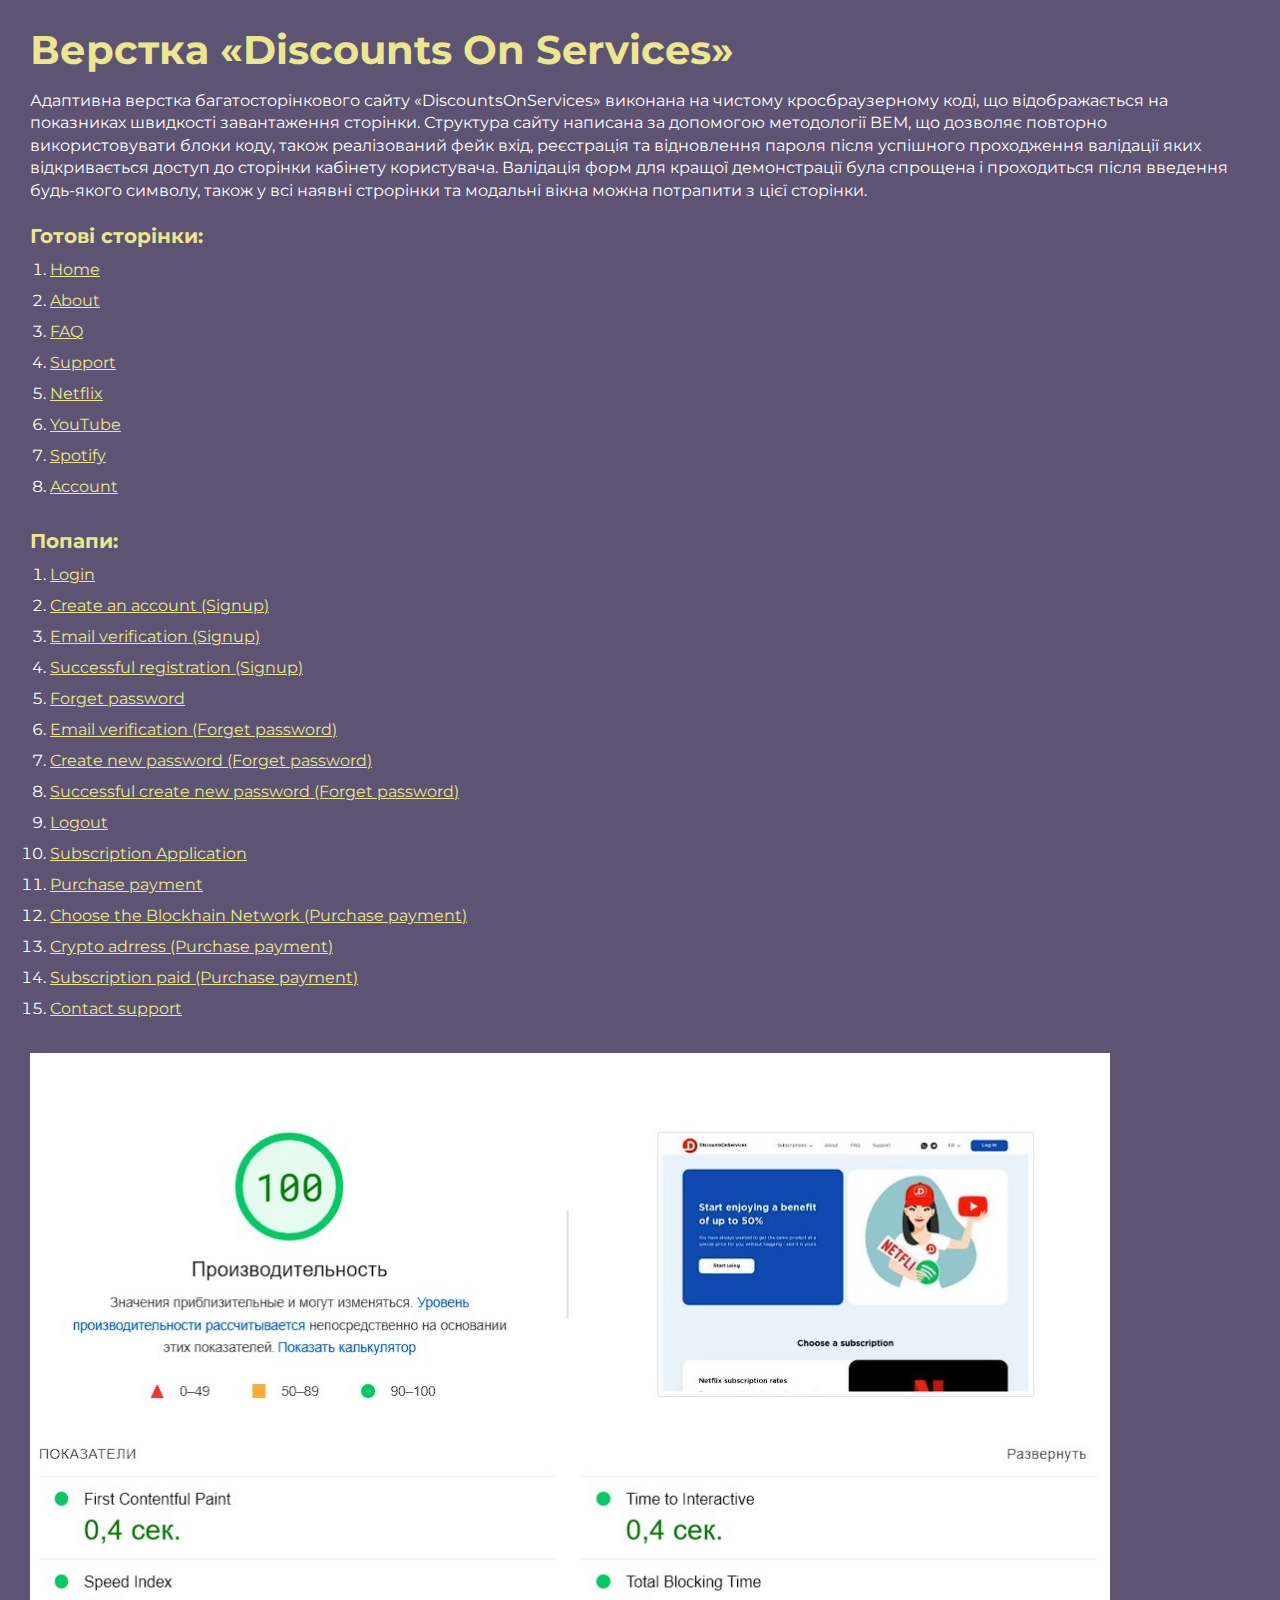
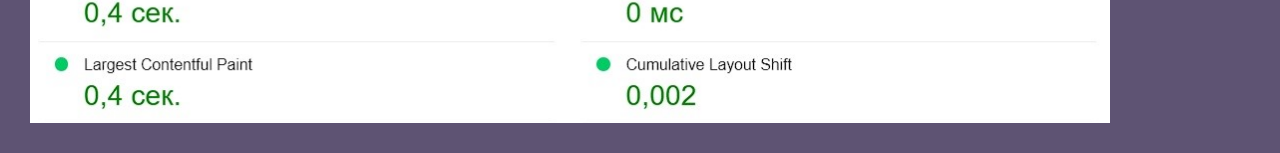
<file: index.html>
<!DOCTYPE html>
<html>

<head>
	<meta charset="UTF-8">
	<meta name="viewport" content="width=device-width, initial-scale=1.0">
	<title>Верстка «DiscountsOnServices»</title>
</head>

<body>
	<div class="rootpage">
		<h1>Верстка «Discounts On Services»</h1>
		<div class="rootpage__info">
			Адаптивна верстка багатосторінкового сайту «DiscountsOnServices» виконана на чистому кросбраузерному коді, 
			що відображається на показниках швидкості завантаження сторінки. 
			Структура сайту написана за допомогою методології BEM, що дозволяє повторно використовувати блоки коду, 
			також реалізований фейк вхід, реєстрація та відновлення пароля після успішного проходження валідації яких відкривається доступ до сторінки кабінету користувача. 
			Валідація форм для кращої демонстрації була спрощена і проходиться після введення будь-якого символу, 
			також у всі наявні строрінки та модальні вікна можна потрапити з цієї сторінки.
		</div>
		<h2>Готові сторінки:</h2>
		<ol class="rootpage__list">
			<li><a target="_blank" href="home.html">Home</a></li>
			<li><a target="_blank" href="about.html">About</a></li>
			<li><a target="_blank" href="faq.html">FAQ</a></li>
			<li><a target="_blank" href="support.html">Support</a></li>
			<li><a target="_blank" href="netflix.html">Netflix</a></li>
			<li><a target="_blank" href="youtube.html">YouTube</a></li>
			<li><a target="_blank" href="spotify.html">Spotify</a></li>
			<li><a target="_blank" href="account.html">Account</a></li>
		</ol>
		<h2>Попапи:</h2>
		<ol class="rootpage__list">
			<li><a target="_blank" href="home.html#login">Login</a></li>
			<li><a target="_blank" href="home.html#signup">Create an account (Signup)</a></li>
			<li><a target="_blank" href="home.html#emailVerification">Email verification (Signup)</a></li>
			<li><a target="_blank" href="home.html#successfulRegistration">Successful registration (Signup)</a></li>
			<li><a target="_blank" href="home.html#forgetPassword">Forget password</a></li>
			<li><a target="_blank" href="home.html#forgetVerificationCode">Email verification (Forget password)</a></li>
			<li><a target="_blank" href="home.html#forgetCreateNewPass">Create new password (Forget password)</a></li>
			<li><a target="_blank" href="home.html#successfulCreateNewPass">Successful create new password (Forget password)</a></li>
			<li><a target="_blank" href="home.html#logout">Logout</a></li>
			<li><a target="_blank" href="home.html#subscriptionApplication">Subscription Application</a></li>
			<li><a target="_blank" href="home.html#purchasePayment">Purchase payment</a></li>
			<li><a target="_blank" href="home.html#purchasePaymentCrypto">Choose the Blockhain Network (Purchase payment)</a></li>
			<li><a target="_blank" href="home.html#purchasePaymentCryptoAdrress">Crypto adrress (Purchase payment)</a></li>
			<li><a target="_blank" href="home.html#subscriptionPaid">Subscription paid (Purchase payment)</a></li>
			<li><a target="_blank" href="home.html#contactSupport">Contact support</a></li>
		</ol>
		<div class="rootpage__speed">
			<div class="rootpage__image-ibg">
				<img src="img/speed.jpg" alt="speed test">
			</div>
		</div>
	</div>
</body>
<style>
	@charset "UTF-8";
	@import url("https://fonts.googleapis.com/css?family=Montserrat:regular,700&display=swap");

	*,
	*::before,
	*::after {
		padding: 0px;
		margin: 0px;
		border: 0px;
		box-sizing: border-box;
	}

	html,
	body {
		height: 100%;
		margin: 0;
		padding: 0;
		min-width: 320px;
		width: 100%;
		color: #fff;
		background-color: #5e5373;
	}

	body {
		font-family: Montserrat;
		font-size: 100%;
		line-height: 1;
		font-size: 1rem;
	}

	a {
		text-decoration: underline;
		color: #ebe691
	}

	a:visited {
		text-decoration: underline;
		color: #aaa768;
	}

	a:hover {
		text-decoration: none;
	}

	ul li {
		list-style: none;
	}

	img {
		vertical-align: top;
	}

	.wrapper {
		width: 100%;
		min-height: 100%;
		overflow: hidden;
	}

	.rootpage {
		padding: 30px;
		display: flex;
		flex-direction: column;
		align-items: flex-start;
	}

	@media (max-width: 767px) {
		.rootpage {
			padding: 30px 15px;
		}
	}

	h1 {
		color: #ebe691;
		font-size: 2.5rem;
		margin: 0px 0px 1.25rem 0px;
	}

	@media (max-width: 767px) {
		h1 {
			font-size: 1.85rem;
			margin: 0px 0px 1.25rem 0px;
		}
	}

	h2 {
		color: #ebe691;
		font-size: 1.25rem;
		margin: 0px 0px 1rem 0px;
	}

	@media (max-width: 767px) {
		h2 {
			font-size: 1.125rem;
			margin: 0px 0px 1rem 0px;
		}
	}

	.rootpage__info {
		line-height: 140%;
		margin: 0px 0px 1.5rem 0px;
	}

	.rootpage__list {
		margin: 0px 0px 2.25rem 1.25rem;
	}

	.rootpage__list li:not(:last-child) {
		margin: 0px 0px 15px 0px;
	}

	.rootpage__contacts,
	.rootpage__tnx {
		border-radius: 200px;
		padding: 20px 65px;
		line-height: 140%;
	}

	@media (max-width: 767px) {

		.rootpage__contacts,
		.rootpage__tnx {
			border-radius: 40px;
			padding: 20px;
		}
	}

	.rootpage__contacts {
		background: #32b5a4;
	}

	.rootpage__contacts:not(:last-child) {
		margin-bottom: 30px;
	}

	.rootpage__contacts a {
		color: #ebe691;
	}

	.rootpage__tnx {
		background: #c22d63;
		margin: 0px 0px 1rem 0px;
	}

	.rootpage__speed {
		align-self: stretch;
		max-width: 1080px;
	}
	.rootpage__image-ibg {
		position: relative;
		padding-bottom: 62%;
	}
	.rootpage__image-ibg img{
		position: absolute;
		width: 100%;
		height: 100%;
		top: 0;
		left: 0;
		-o-object-fit: cover;
		object-fit: cover;
	}

</style>

</html>
</file>
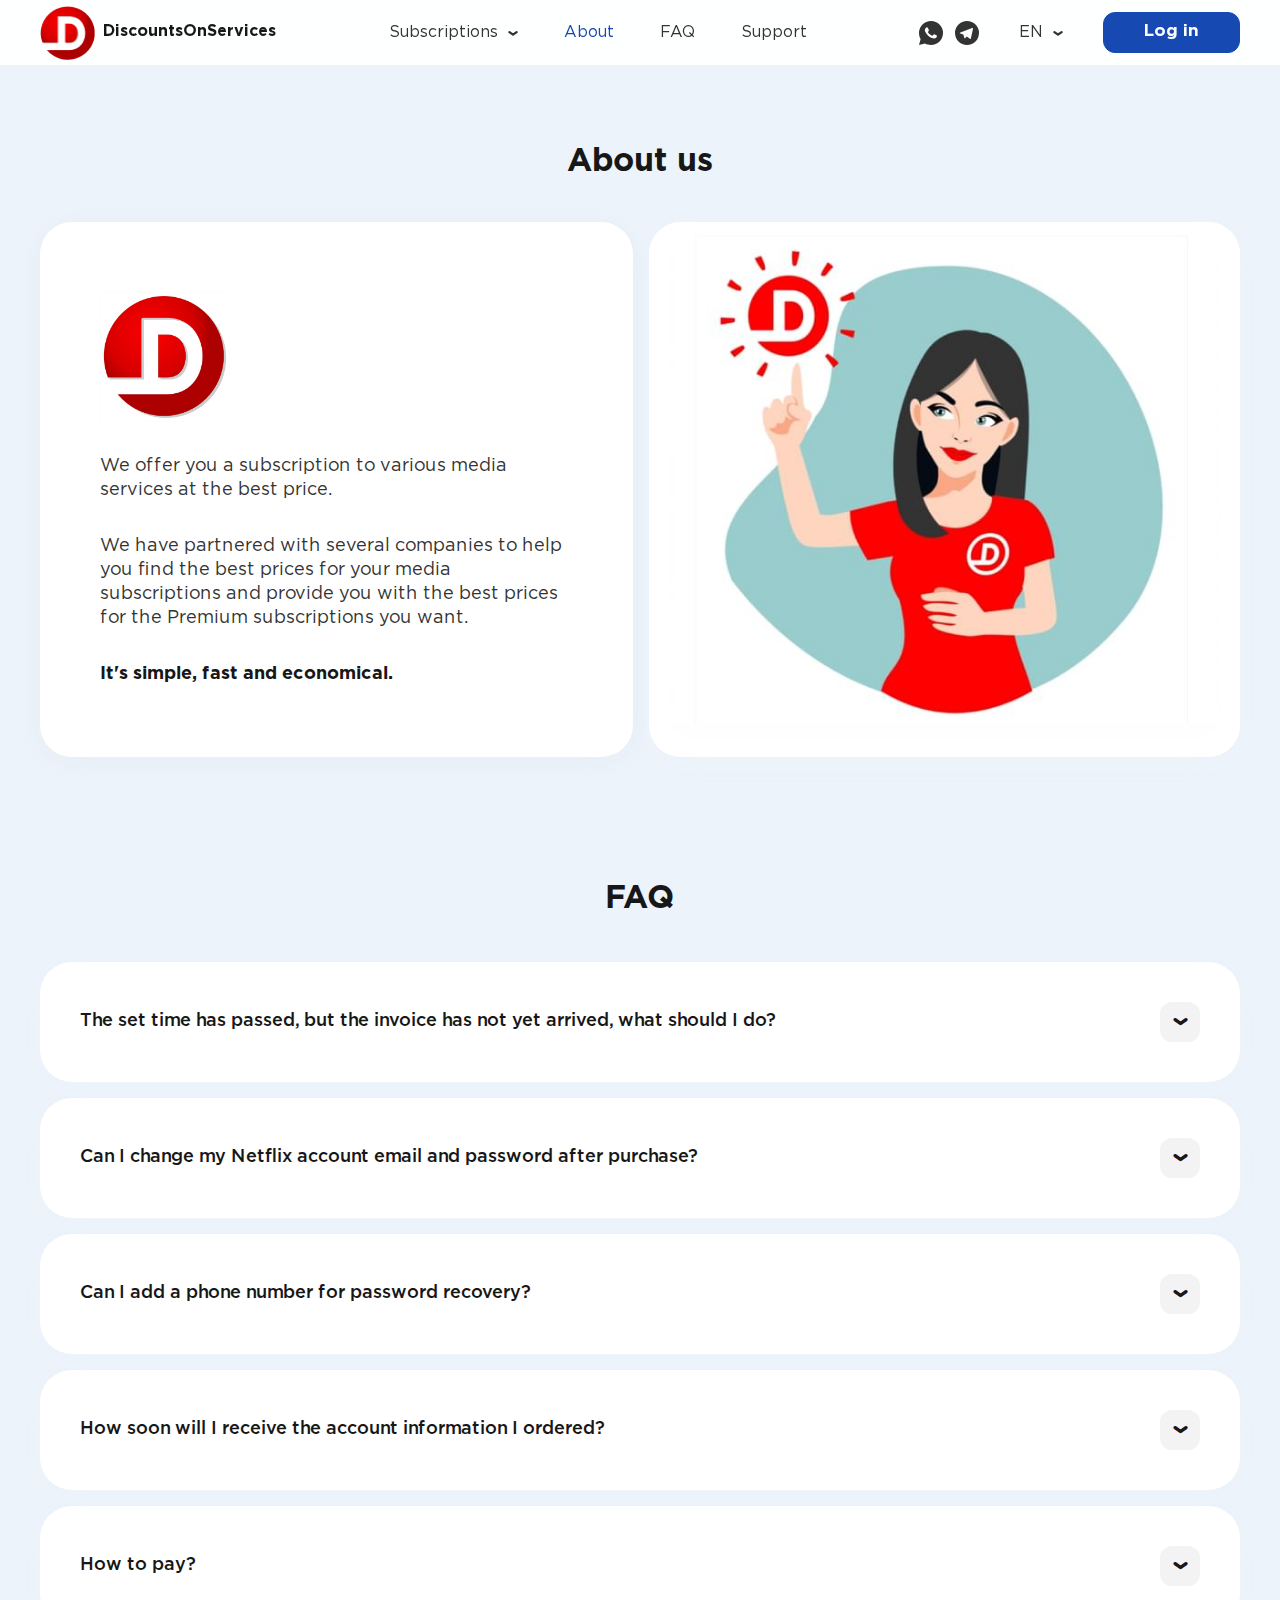
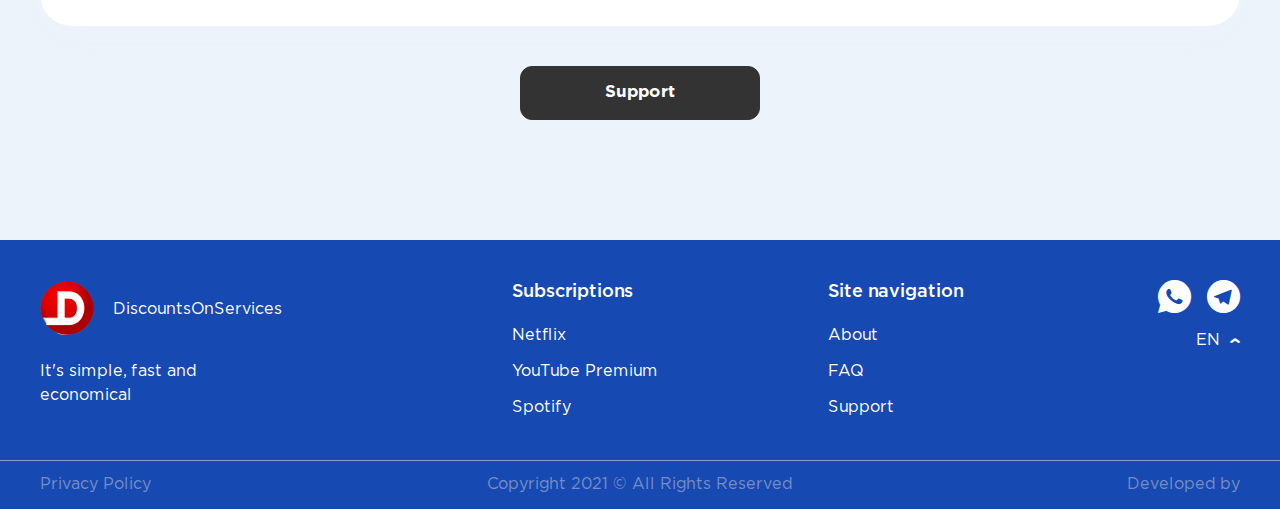
<file: about.html>
<!DOCTYPE html>
<html lang="en">

<head>
	<title>Home</title>
	<meta charset="UTF-8">
	<meta name="format-detection" content="telephone=no">
	<!-- <style>body{opacity: 0;}</style> -->
	<link rel="stylesheet" href="css/style.css">
	<link rel="shortcut icon" href="favicon.ico">
	<!-- <meta name="robots" content="noindex, nofollow"> -->
	<meta name="viewport" content="width=device-width, initial-scale=1.0">
</head>

<body>
	<div class="wrapper">
		<header data-lp class="header">
			<div class="header__container">
				<a href="home.html" class="header__logo logo">
					<img src="img/logo.png" alt="logo">
					<p class="logo__text">DiscountsOnServices</p>
				</a>
				<div class="header__menu menu">
					<nav class="menu__body">
						<div class="menu__wrapper">
							<ul class="menu__list">
								<li class="menu__item menu__item_sub">
									<button data-hover class="menu__sub-title">Subscriptions</button>
									<ul data-da=".menu__wrapper, 767.98, last" class="menu__sub-list">
										<li class="menu__sub-item"><a href="netflix.html" class="menu__sub-link">Netflix</a></li>
										<li class="menu__sub-item"><a href="youtube.html" class="menu__sub-link">YouTube Premium</a></li>
										<li class="menu__sub-item"><a href="spotify.html" class="menu__sub-link">Spotify</a></li>
									</ul>
								</li>
								<li class="menu__item mobile"><a href="home.html" class="menu__link _icon-home">Home</a></li>
								<li class="menu__item"><a href="about.html" class="menu__link _icon-about menu__link_active">About</a></li>
								<li class="menu__item"><a href="faq.html" class="menu__link _icon-faq">FAQ</a></li>
								<li class="menu__item"><a href="support.html" class="menu__link _icon-support">Support</a></li>
							</ul>
						</div>
						<div class="menu__actions actions-header">
							<div class="actions-header__body">
								<div class="actions-header__social social social_header">
									<a href="" class="social__link _icon-whatSapp"></a>
									<a href="" class="social__link _icon-telegram"></a>
								</div>
								<div class="actions-header__languages languages languages_header">
									<button data-hover class="languages__title">EN</button>
									<ul class="languages__list">
										<li class="languages__item"><a href="" class="languages__link languages__link_active">English</a></li>
										<li class="languages__item"><a href="" class="languages__link">Ukraine</a></li>
										<li class="languages__item"><a href="" class="languages__link">Poland</a></li>
									</ul>
								</div>
							</div>
							<div class="actions-header__buttons">
								<button type="button" href="" data-popup="#login" class="actions-header__button button button_blue pc">Log in</button>
								<button type="button" href="" data-popup="#login" class="actions-header__button button button_border-blue mobile">Login</button>
								<button type="button" href="" data-popup="#signup" class="actions-header__button button button_blue mobile">Sign up</button>
							</div>
						</div>
					</nav>
				</div>
				<div class="header__burger">
					<button type="button" class="icon-menu"><span></span></button>
				</div>
			</div>
		</header>
		<main class="about-page">

			<section class="about-page__about about">
				<div class="about__container">
					<h2 class="about__title title title_margin title_gray">About us</h2>
					<div class="about__wrapper">
						<div class="about__content">
							<div class="about__header">
								<div class="about__logo">
									<img src="img/logo.jpg" alt="logo">
								</div>
								<div class="about__text text text_big">
									<p>We offer you a subscription to various media services at the best price.</p>
									<p>We have partnered with several companies to help you find the best prices for your media subscriptions and provide you with the best prices for the Premium subscriptions you want.</p>
									<p>It's simple, fast and economical.</p>
								</div>
							</div>
						</div>
						<div class="about__img-ibg">
							<img src="img/about/1.jpg" alt="about">
						</div>
					</div>
				</div>
			</section>

			<section class="about-page__faq faq">
				<div class="faq__container">
					<h2 class="faq__title title title_gray title_margin">FAQ</h2>
					<div data-spollers class="faq__spollers spollers">
						<div class="spollers__item">
							<button type="button" data-spoller class="spollers__title">
								<p>The set time has passed, but the invoice has not yet arrived, what should I do?</p><span></span>
							</button>
							<div class="spollers__body">
								<p>Lorem ipsum dolor sit amet consectetur adipisicing elit. Cum nobis facilis, asperiores cupiditate iure, dignissimos perspiciatis rerum laboriosam temporibus necessitatibus nisi error, doloribus excepturi. Laboriosam quas modi doloribus repellat tempore?</p>
							</div>
						</div>
						<div class="spollers__item">
							<button type="button" data-spoller class="spollers__title">
								<p>Can I change my Netflix account email and password after purchase?</p><span></span>
							</button>
							<div class="spollers__body">
								<p>Lorem ipsum dolor sit, amet consectetur adipisicing elit. Neque laborum, dolores necessitatibus reiciendis fugit illo unde corrupti quam excepturi repudiandae dignissimos distinctio quia nesciunt esse. Modi accusamus sit nulla repudiandae.</p>
							</div>
						</div>
						<div class="spollers__item">
							<button type="button" data-spoller class="spollers__title">
								<p>Can I add a phone number for password recovery?</p><span></span>
							</button>
							<div class="spollers__body">
								<p>Lorem ipsum dolor sit amet, consectetur adipisicing elit. Quasi placeat odit cumque a, ut necessitatibus, aperiam doloribus commodi exercitationem corporis incidunt, enim sequi! Quam delectus consectetur deleniti officiis hic illo.</p>
							</div>
						</div>
						<div class="spollers__item">
							<button type="button" data-spoller class="spollers__title">
								<p>How soon will I receive the account information I ordered?</p><span></span>
							</button>
							<div class="spollers__body">
								<p>Lorem ipsum dolor sit amet consectetur adipisicing elit. Repudiandae amet quibusdam excepturi, pariatur nesciunt earum voluptatibus, aliquam nihil temporibus magnam enim deleniti eius? Perspiciatis delectus, laudantium nulla pariatur quis dolor.</p>
							</div>
						</div>
						<div class="spollers__item">
							<button type="button" data-spoller class="spollers__title">
								<p>How to pay?</p><span></span>
							</button>
							<div class="spollers__body">
								<p>Lorem ipsum dolor sit amet consectetur adipisicing elit. Eum provident dicta ipsam unde, aliquam ratione voluptatibus ullam corporis. Voluptas perspiciatis animi consequatur ullam. Inventore odit, nesciunt aliquid cum magni quo!</p>
							</div>
						</div>
					</div>
					<div class="faq__actions">
						<a href="support.html" class="faq__button button button_gray">Support</a>
					</div>
				</div>
			</section>

		</main>
		<footer class="footer">
			<div class="footer__main main-footer">
				<div class="main-footer__container">
					<div class="main-footer__column main-footer__column_main">
						<a href="home.html" class="main-footer__logo">
							<div class="main-footer__img">
								<img src="img/logo.png" alt="logo">
							</div>
							<p>DiscountsOnServices</p>
						</a>
						<div class="main-footer__text">
							<p>It's simple, fast and economical</p>
						</div>
					</div>
					<div class="main-footer__column">
						<div class="main-footer__label">Subscriptions</div>
						<nav class="main-footer__menu menu-footer">
							<ul class="menu-footer__list">
								<li class="menu-footer__item">
									<a href="netflix.html" class="menu-footer__link">Netflix</a>
								</li>
								<li class="menu-footer__item">
									<a href="youtube.html" class="menu-footer__link">YouTube Premium</a>
								</li>
								<li class="menu-footer__item">
									<a href="spotify.html" class="menu-footer__link">Spotify</a>
								</li>
							</ul>
						</nav>
					</div>
					<div class="main-footer__column">
						<div class="main-footer__label">Site navigation</div>
						<nav class="main-footer__menu menu-footer">
							<ul class="menu-footer__list">
								<li class="menu-footer__item">
									<a href="about.html" class="menu-footer__link">About</a>
								</li>
								<li class="menu-footer__item">
									<a href="faq.html" class="menu-footer__link">FAQ</a>
								</li>
								<li class="menu-footer__item">
									<a href="support.html" class="menu-footer__link">Support</a>
								</li>
							</ul>
						</nav>
					</div>
					<div class="main-footer__column main-footer__column_last">
						<div class="main-footer__social social social_footer">
							<a href="" class="social__link _icon-whatSapp"></a>
							<a href="" class="social__link _icon-telegram"></a>
						</div>
						<div class="main-footer__languages languages languages_footer">
							<button data-hover class="languages__title">EN</button>
							<ul class="languages__list">
								<li class="languages__item"><a href="" class="languages__link languages__link_active">English</a></li>
								<li class="languages__item"><a href="" class="languages__link">Ukraine</a></li>
								<li class="languages__item"><a href="" class="languages__link">Poland</a></li>
							</ul>
						</div>
					</div>
				</div>
			</div>
			<div class="footer__copy copy-footer">
				<div class="copy-footer__container">
					<div class="copy-footer__item">Privacy Policy</div>
					<div class="copy-footer__item">Copyright 2021 © All Rights Reserved</div>
					<div class="copy-footer__item">Developed by</div>
				</div>
			</div>
		</footer>
	</div>
	<div id="login" aria-hidden="true" class="popup">
		<div class="popup__wrapper">
			<div class="popup__content">
				<button data-close type="button" class="popup__close">
					<span class="popup__action action-button"></span>
				</button>
				<div class="popup__header">
					<div class="popup__title">Log in</div>
					<div class="popup__label">New user? <button type="button" data-popup="#signup" href="">Create an account</button></div>
				</div>
				<form data-dev data-popup-message action="#" class="popup__form form">
					<div class="form__items">
						<div class="form__item">
							<label class="form__label" for="email-login">Email Address</label>
							<div class="form__body form__body_email">
								<input data-required data-validate id="email-login" autocomplete="off" type="text" name="form[email]" placeholder="Enter your e-mail" class="form__input input input_email">
							</div>
						</div>
						<div class="form__item">
							<label class="form__label" for="pass-login">Password</label>
							<div class="form__body form__body_password">
								<input data-required data-validate id="pass-login" autocomplete="off" type="password" name="form[pass]" placeholder="*******" value="" class="form__input input input_password">
								<button class="form__viewpass" type="button"></button>
							</div>
						</div>
					</div>
					<div class="form__actions form__actions_space-between">
						<div class="form__link form__link_forgot-pass">
							<button type="button" data-popup="#forgetPassword" href="">Forget Password?</button>
						</div>
						<button type="submit" class="form__button button button_blue">Log in</button>
					</div>
				</form>

				<div class="popup__with-help with-help">
					<div class="with-help__label"><span>Or sign in with</span></div>
					<div class="with-help__action">
						<a href="" class="with-help__button">
							<img src="img/icons/g.png" alt="icon">
						</a>
						<a href="" class="with-help__button">
							<img src="img/icons/f.svg" alt="icon">
						</a>
						<a href="" class="with-help__button">
							<img src="img/icons/a.png" alt="icon">
						</a>
					</div>
				</div>
				<div class="popup__policy policy">
					Protected by reCAPTCHA and subject to the Google
					<a href="" class="policy__link">Privacy Policy</a> and
					<a href="" class="policy__link policy__link_black">Terms of Service</a>.
				</div>
			</div>
		</div>
	</div>

	<div id="signup" aria-hidden="true" class="popup">
		<div class="popup__wrapper">
			<div class="popup__content">
				<button data-close type="button" class="popup__close">
					<span class="popup__action action-button"></span>
				</button>
				<div class="popup__header">
					<div class="popup__title">Create an account</div>
					<div class="popup__label">Already have an account? <button type="button" data-popup="#login" href="">Sign In</button></div>
				</div>
				<form data-dev data-popup-message="#emailVerification" action="#" class="popup__form form">
					<div class="form__items">
						<div class="form__item">
							<label class="form__label" for="userName-signup">User name</label>
							<div class="form__body form__body_user">
								<input data-required data-validate id="userName-signup" autocomplete="off" type="text" name="form[name]" placeholder="Enter your name" class="form__input input input_email">
							</div>
						</div>
						<div class="form__item">
							<label class="form__label" for="email-signup">Email Address</label>
							<div class="form__body form__body_email">
								<input data-required data-validate id="email-signup" autocomplete="off" type="text" name="form[email]" placeholder="Enter your e-mail" class="form__input input input_email">
							</div>
						</div>
						<div class="form__item">
							<label class="form__label" for="pass-signup">Password</label>
							<div class="form__body form__body_password">
								<input data-required data-validate id="pass-signup" autocomplete="off" type="password" name="form[pass]" placeholder="*******" value="" class="form__input input input_password">
								<button class="form__viewpass" type="button"></button>
							</div>
						</div>
						<div class="form__checkbox checkbox">
							<input id="check-signup" data-required data-validate class="checkbox__input" type="checkbox" value="1" name="form[check]">
							<label for="check-signup" class="checkbox__label"><span class="checkbox__text policy policy_gray">By creating an account you agree to our <a href="" class="policy__link">Privacy Policy and Terms of Service.</a></span></label>
						</div>
					</div>
					<div class="form__actions">
						<button type="submit" class="form__button button button_blue">Sing up</button>
					</div>
				</form>
				<div class="popup__with-help with-help">
					<div class="with-help__label"><span>Or sign in with</span></div>
					<div class="with-help__action">
						<a href="" class="with-help__button">
							<img src="img/icons/g.png" alt="icon">
						</a>
						<a href="" class="with-help__button">
							<img src="img/icons/f.svg" alt="icon">
						</a>
						<a href="" class="with-help__button">
							<img src="img/icons/a.png" alt="icon">
						</a>
					</div>
				</div>
			</div>
		</div>
	</div>

	<div id="emailVerification" aria-hidden="true" class="popup">
		<div class="popup__wrapper">
			<div class="popup__content">
				<button data-close type="button" class="popup__close">
					<span class="popup__action action-button"></span>
				</button>
				<div class="popup__header">
					<div class="popup__title">Email verification</div>
					<div class="popup__label">Please enter the 6-digit verification code that was sent to name@gmail,com. The code is valid for 30 minutes.</div>
				</div>
				<form data-dev data-popup-message="#successfulRegistration" action="#" class="popup__form form">
					<div class="form__items">
						<div class="form__item">
							<label class="form__label" for="code-emailVerification">Email verification code</label>
							<div class="form__body form__body_code">
								<input data-required data-validate id="code-emailVerification" autocomplete="off" type="text" name="form[code]" placeholder="XXXX" class="form__input input input_code">
								<input type="reset" value="Resent code" class="form__reset">
							</div>
						</div>
					</div>
					<div class="form__actions">
						<button type="submit" class="form__button button button_blue">Sing up</button>
					</div>
				</form>
				<button type="button" href="" data-popup="#signup" class="popup__link">Didn’t receive the code?</button>
			</div>
		</div>
	</div>

	<div id="successfulRegistration" aria-hidden="true" class="popup">
		<div class="popup__wrapper">
			<div class="popup__content">
				<button data-close type="button" class="popup__close">
					<span class="popup__action action-button"></span>
				</button>
				<div class="popup__header">
					<div class="popup__title">Successful registration</div>
					<div class="popup__label">By optimizing our work and using internal tools, we were able to lower the prices while keeping the highest possible.</div>
				</div>
				<div class="popup__actions">
					<button data-close type="submit" class="form__button button button_blue">Continue work</button>
				</div>
			</div>
		</div>
	</div>

	<div id="forgetPassword" aria-hidden="true" class="popup">
		<div class="popup__wrapper">
			<div class="popup__content">
				<button data-close type="button" class="popup__close">
					<span class="popup__action action-button"></span>
				</button>
				<div class="popup__header">
					<div class="popup__title">Forget Password</div>
					<div class="popup__label">We will send reset code in this emaill.</div>
				</div>

				<form data-dev data-popup-message="#forgetVerificationCode" action="#" class="popup__form form">
					<div class="form__items">
						<div class="form__item">
							<label class="form__label" for="email-forgetPassword">Email Address</label>
							<div class="form__body form__body_email">
								<input data-required data-validate id="email-forgetPassword" autocomplete="off" type="text" name="form[email]" placeholder="Enter your e-mail" class="form__input input input_email">
							</div>
						</div>
					</div>
					<div class="form__actions form__actions_space-between">
						<button type="submit" class="form__button button button_blue">Submit</button>
					</div>
				</form>
			</div>
		</div>
	</div>

	<div id="forgetVerificationCode" aria-hidden="true" class="popup">
		<div class="popup__wrapper">
			<div class="popup__content">
				<button data-close type="button" class="popup__close">
					<span class="popup__action action-button"></span>
				</button>
				<div class="popup__header">
					<div class="popup__title">Forget Password</div>
					<div class="popup__label">We will send reset code in this emaill.</div>
				</div>
				<form data-dev data-popup-message="#forgetCreateNewPass" action="#" class="popup__form form">
					<div class="form__items">
						<div class="form__item">
							<label class="form__label" for="code-forgetVerificationCode">Email verification code</label>
							<div class="form__body form__body_code">
								<input data-required data-validate id="code-forgetVerificationCode" autocomplete="off" type="text" name="form[name]" placeholder="XXXX" class="form__input input input_code">
								<input type="reset" value="Resent code" class="form__reset">
							</div>
						</div>
					</div>
					<div class="form__actions">
						<button type="submit" class="form__button button button_blue">Restore Password</button>
					</div>
				</form>
			</div>
		</div>
	</div>

	<div id="forgetCreateNewPass" aria-hidden="true" class="popup">
		<div class="popup__wrapper">
			<div class="popup__content">
				<button data-close type="button" class="popup__close">
					<span class="popup__action action-button"></span>
				</button>
				<div class="popup__header">
					<div class="popup__title">Forget Password</div>
					<div class="popup__label">Enter a new password.</div>
				</div>
				<form data-dev data-popup-message="#successfulCreateNewPass" action="#" class="popup__form form">
					<div class="form__items form__items-sb">
						<div class="form__item">
							<label class="form__label" for="pass-forgetCreateNewPass">Password</label>
							<div class="form__body form__body_password">
								<input data-required data-validate id="pass-forgetCreateNewPass" autocomplete="off" type="password" name="form[pass]" placeholder="*******" value="" class="form__input input input_password">
								<button class="form__viewpass" type="button"></button>
							</div>
						</div>
						<div class="form__item">
							<label class="form__label" for="confirm-forgetCreateNewPass">Confirm Password</label>
							<div class="form__body form__body_password">
								<input data-required data-validate id="confirm-forgetCreateNewPass" autocomplete="off" type="password" name="form[pass]" placeholder="*******" value="" class="form__input input input_password">
								<button class="form__viewpass" type="button"></button>
							</div>
						</div>
					</div>
					<div class="form__actions form__actions_space-between">
						<button type="submit" class="form__button button button_blue">Restore Password</button>
					</div>
				</form>
			</div>
		</div>
	</div>

	<div id="successfulCreateNewPass" aria-hidden="true" class="popup">
		<div class="popup__wrapper">
			<div class="popup__content">
				<button data-close type="button" class="popup__close">
					<span class="popup__action action-button"></span>
				</button>
				<div class="popup__header">
					<div class="popup__title">Successful</div>
					<div class="popup__label">By optimizing our work and using internal tools, we were able to lower the prices while keeping the highest possible.</div>
				</div>
				<div class="popup__actions">
					<button data-close type="button" class="popup__button button button_blue">Continue work</button>
				</div>
			</div>
		</div>
	</div>

	<div id="logout" aria-hidden="true" class="popup">
		<div class="popup__wrapper">
			<div class="popup__content">
				<button data-close type="button" class="popup__close">
					<span class="popup__action action-button"></span>
				</button>
				<div class="popup__header">
					<div class="popup__title">Are you sure want to logout?</div>
				</div>
				<form data-dev data-popup-message="" action="#" class="popup__form form">
					<div class="form__actions">
						<button type="button" data-close class="form__button button button_border-blue">Cancel</button>
						<button type="submit" class="form__button button button_blue">Yes, Logout</button>
					</div>
				</form>
			</div>
		</div>
	</div>

	<div id="subscriptionApplication" aria-hidden="true" class="popup">
		<div class="popup__wrapper">
			<div class="popup__content">
				<button data-close type="button" class="popup__close">
					<span class="popup__action action-button"></span>
				</button>
				<div class="popup__header">
					<div class="popup__title">Subscription Application</div>
				</div>
				<form data-dev data-popup-message="#purchasePayment" action="#" class="popup__form form">
					<div class="form__items">
						<div class="form__item">
							<label class="form__label" for="userName-subscriptionApplication">Enter your name</label>
							<div class="form__body form__body_user">
								<input data-required data-validate id="userName-subscriptionApplication" autocomplete="off" type="text" name="form[name]" placeholder="Enter your name" class="form__input input input_user">
							</div>
						</div>
						<div class="form__item">
							<label class="form__label" for="email-subscriptionApplication">E-mail</label>
							<div class="form__body form__body_email">
								<input data-required data-validate id="email-subscriptionApplication" autocomplete="off" type="text" name="form[email]" placeholder="Enter your e-mail" class="form__input input input_email">
							</div>
						</div>
						<div class="form__item">
							<label class="form__label" for="phone-subscriptionApplication">Phone</label>
							<div class="form__body form__body_phone">
								<input data-required data-validate id="phone-subscriptionApplication" autocomplete="off" name="form[phone]" placeholder="Enter your phone" class="form__input input input_phone">
							</div>
						</div>
					</div>
					<div class="form__actions">
						<button type="submit" class="form__button button button_blue">Apply</button>
					</div>
				</form>
			</div>
		</div>
	</div>

	<div id="purchasePayment" aria-hidden="true" class="popup">
		<div class="popup__wrapper">
			<div class="popup__content">
				<button data-close type="button" class="popup__close">
					<span class="popup__action action-button"></span>
				</button>
				<div class="popup__header">
					<div class="popup__title">Purchase payment</div>
				</div>
				<div class="popup__payment payment-buttons">
					<a href="" class="payment-buttons__button">
						<img src="img/icons/aPay.svg" alt="aPay">
					</a>
					<a href="" class="payment-buttons__button">
						<img src="img/icons/gPay.svg" alt="gPay">
					</a>
				</div>
				<form data-dev data-popup-message="#subscriptionPaid" action="#" class="popup__form form">
					<div class="form__items">
						<div class="form__item">
							<label class="form__label" for="cardNumber-purchasePayment">Card Number</label>
							<div class="form__body form__body_card">
								<input data-required data-validate id="cardNumber-purchasePayment" autocomplete="off" type="text" name="form[card]" placeholder="1234 1234 1234 1234" class="form__input input input_card">
							</div>
						</div>
						<div class="form__items-sb">
							<div class="form__item">
								<label class="form__label" for="date-purchasePayment">Expiration Date</label>
								<div class="form__body form__body_date">
									<input data-required data-validate id="date-purchasePayment" autocomplete="off" type="text" name="form[date]" placeholder="MM/ГГ" class="form__input input input_date">
								</div>
							</div>
							<div class="form__item">
								<label class="form__label" for="cvc-purchasePayment">СVC</label>
								<div class="form__body form__body_cvc">
									<input data-required data-validate id="cvc-purchasePayment" autocomplete="off" name="form[cvc]" placeholder="CVC" class="form__input input input_cvc">
								</div>
							</div>
						</div>
					</div>
					<div class="form__actions">
						<button type="submit" class="form__button button button_blue">Pay with card</button>
						<div class="form__disclaimer">We do not collect information on your cards, everything is safe</div>
					</div>
				</form>
				<div class="popup__alternative">
					<div class="popup__header">
						<div class="popup__title popup__title_small">Payment by crypto wallet</div>
					</div>
					<form data-dev data-popup-message="#purchasePaymentCrypto" action="#" class="popup__form form form_alternative">
						<div class="form__items">
							<div class="form__item">
								<div class="form__label">Select currency</div>
								<select class="form__sell-currency" name="form[sel]" data-class-modif="form">
									<option value="1" selected>Bitcoin</option>
									<option value="2">1 Bitcoin</option>
									<option value="3">2 Bitcoin</option>
									<option value="4">3 Bitcoin</option>
								</select>
							</div>
						</div>
						<div class="form__actions">
							<button type="submit" class="form__button button button_blue">Pay</button>
						</div>
					</form>
				</div>
			</div>
		</div>
	</div>

	<div id="purchasePaymentCrypto" aria-hidden="true" class="popup">
		<div class="popup__wrapper">
			<div class="popup__content">
				<button data-close type="button" class="popup__close">
					<span class="popup__action action-button"></span>
				</button>
				<div class="popup__header">
					<div class="popup__title">Purchase payment</div>
				</div>
				<div class="popup__alternative">
					<div class="popup__header">
						<div class="popup__title popup__title_small">Payment by crypto wallet</div>
					</div>
					<form data-dev data-popup-message="#purchasePaymentCryptoAdrress" action="#" class="popup__form form">
						<div class="form__items">
							<div class="form__item">
								<div class="form__label">Choose the Blockhain Network</div>
								<select class="form__sell-currency" name="form[sel]" data-class-modif="form">
									<option value="1" selected>Bitckhain BTC network</option>
									<option value="2">1 Bitckhain BTC network</option>
									<option value="3">2 Bitckhain BTC network</option>
									<option value="4">3 Bitckhain BTC network</option>
								</select>
							</div>
						</div>
						<div class="form__actions">
							<button type="submit" class="form__button button button_blue">Pay</button>
						</div>
					</form>
				</div>
			</div>
		</div>
	</div>

	<div id="purchasePaymentCryptoAdrress" aria-hidden="true" class="popup">
		<div class="popup__wrapper">
			<div class="popup__content">
				<button data-close type="button" class="popup__close">
					<span class="popup__action action-button"></span>
				</button>
				<div class="popup__header">
					<div class="popup__title">Purchase payment</div>
				</div>
				<div class="popup__alternative">
					<div class="popup__header">
						<div class="popup__title popup__title_small">Payment by crypto wallet</div>
					</div>
					<form data-dev data-popup-message="#subscriptionPaid" action="#" class="popup__form form">
						<div class="form__items">
							<div class="form__item form__item_info">The amount to be paid: <span>0.00158039 BTC</span></div>
							<div class="form__item form__item_info">Blockchain: <span>BTC network</span></div>
						</div>
						<div class="form__link-copy copy-link copy-link_popup">
							<div class="copy-link__label">You can copy the address:</div>
							<div class="copy-link__link">
								<a href="">3PGgmpAxfzyS728UytENU</a>
								<button type="button" data-copy-to-clipboard="Copy to clipboard" class="copy-link__icon"></button>
							</div>
						</div>

						<div class="form__actions">
							<button type="submit" class="form__button button button_blue">ok</button>
						</div>
					</form>
				</div>
			</div>
		</div>
	</div>

	<div id="subscriptionPaid" aria-hidden="true" class="popup">
		<div class="popup__wrapper">
			<div class="popup__content">
				<button data-close type="button" class="popup__close">
					<span class="popup__action action-button"></span>
				</button>
				<div class="popup__header popup__header_successful">
					<div class="popup__image">
						<img src="img/how/3.svg" alt="icon">
					</div>
					<div class="popup__title">Subscription paid</div>
				</div>
				<div class="popup__actions">
					<button data-close class="popup__button button button_blue">Continue work</button>
				</div>
			</div>
		</div>
	</div>

	<div id="contactSupport" aria-hidden="true" class="popup">
		<div class="popup__wrapper">
			<div class="popup__content">
				<button data-close type="button" class="popup__close">
					<span class="popup__action action-button"></span>
				</button>
				<div class="popup__header">
					<div class="popup__title">Contact support</div>
				</div>
				<form data-dev data-popup-message="#successfulCreateNewPass" action="#" class="popup__form form">
					<div class="form__items">
						<div class="form__item">
							<label class="form__label" for="userName-contactSupport">Enter your name</label>
							<div class="form__body form__body_user">
								<input data-required data-validate id="userName-contactSupport" autocomplete="off" type="text" name="form[name]" placeholder="Enter your name" class="form__input input input_user">
							</div>
						</div>
						<div class="form__item">
							<label class="form__label" for="email-contactSupport">E-mail</label>
							<div class="form__body form__body_email">
								<input data-required data-validate id="email-contactSupport" autocomplete="off" type="text" name="form[email]" placeholder="Enter your e-mail" class="form__input input input_email">
							</div>
						</div>
						<div class="form__item">
							<label class="form__label" for="question-contactSupport">Your message</label>
							<div class="form__body form__body_textarea">
								<textarea data-required data-validate autocomplete="off" name="form[]" placeholder="Enter your message" id="question-contactSupport" class="form__input input input_textarea"></textarea>
							</div>
						</div>
					</div>
					<div class="form__actions">
						<button type="submit" class="form__button button button_blue">Send</button>
					</div>
				</form>
			</div>
		</div>
	</div>
	<script src="js/app.min.js?_v=20230126193626"></script>
</body>

</html>
</file>
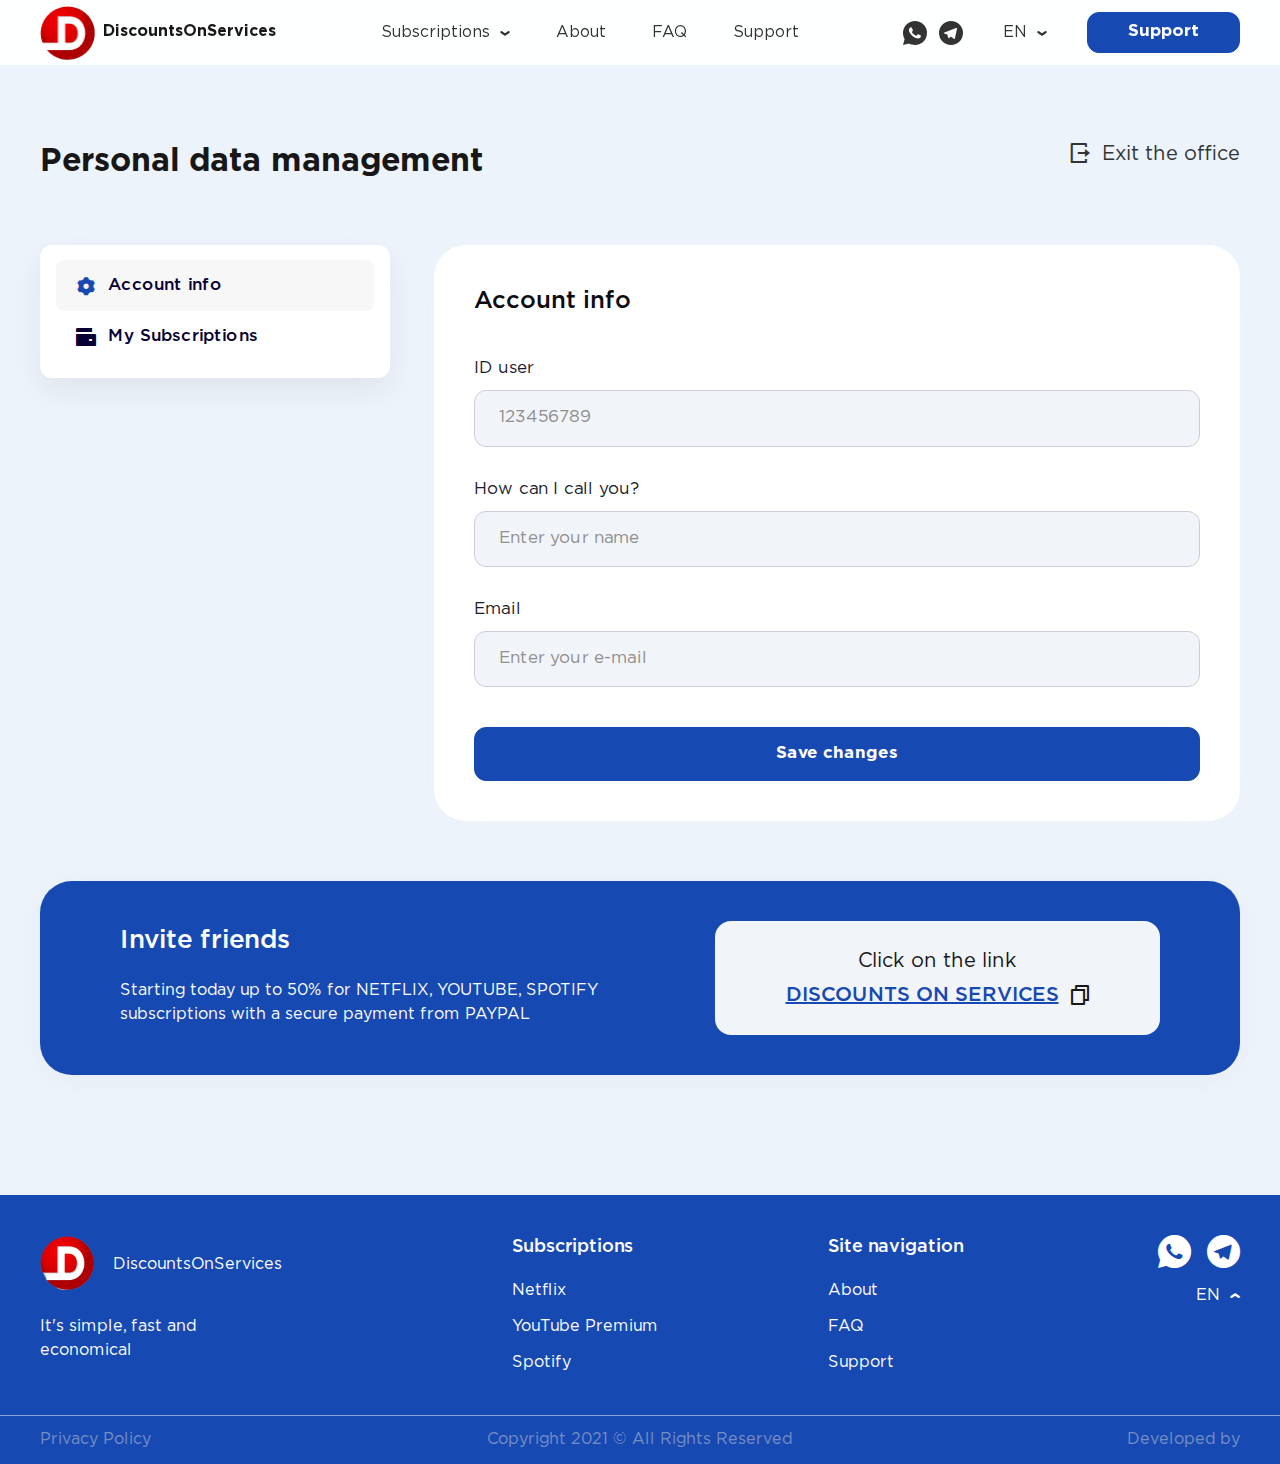
<file: account.html>
<!DOCTYPE html>
<html class="account" lang="en">

<head>
	<title>Account</title>
	<meta charset="UTF-8">
	<meta name="format-detection" content="telephone=no">
	<!-- <style>body{opacity: 0;}</style> -->
	<link rel="stylesheet" href="css/style.css">
	<link rel="shortcut icon" href="favicon.ico">
	<!-- <meta name="robots" content="noindex, nofollow"> -->
	<meta name="viewport" content="width=device-width, initial-scale=1.0">
</head>

<body>
	<div class="wrapper">
		<header data-lp class="header">
			<div class="header__container">
				<a href="home.html" class="header__logo logo">
					<img src="img/logo.png" alt="logo">
					<p class="logo__text">DiscountsOnServices</p>
				</a>
				<div class="header__menu menu">
					<nav class="menu__body">
						<div class="menu__wrapper">
							<ul class="menu__list">
								<li class="menu__item menu__item_sub">
									<button data-hover class="menu__sub-title">Subscriptions</button>
									<ul data-da=".menu__wrapper, 767.98, last" class="menu__sub-list">
										<li class="menu__sub-item"><a href="netflix.html" class="menu__sub-link">Netflix</a></li>
										<li class="menu__sub-item"><a href="youtube.html" class="menu__sub-link">YouTube Premium</a></li>
										<li class="menu__sub-item"><a href="spotify.html" class="menu__sub-link">Spotify</a></li>
									</ul>
								</li>
								<li class="menu__item mobile"><a href="home.html" class="menu__link _icon-home">Home</a></li>
								<li class="menu__item"><a href="about.html" class="menu__link _icon-about">About</a></li>
								<li class="menu__item"><a href="faq.html" class="menu__link _icon-faq">FAQ</a></li>
								<li class="menu__item"><a href="support.html" class="menu__link _icon-support">Support</a></li>
							</ul>
						</div>
						<div class="menu__actions actions-header">
							<div class="actions-header__body">
								<div class="actions-header__social social social_header">
									<a href="" class="social__link _icon-whatSapp"></a>
									<a href="" class="social__link _icon-telegram"></a>
								</div>
								<div class="actions-header__languages languages languages_header">
									<button data-hover class="languages__title">EN</button>
									<ul class="languages__list">
										<li class="languages__item"><a href="" class="languages__link languages__link_active">English</a></li>
										<li class="languages__item"><a href="" class="languages__link">Ukraine</a></li>
										<li class="languages__item"><a href="" class="languages__link">Poland</a></li>
									</ul>
								</div>
							</div>
							<div class="actions-header__buttons">
								<button type="button" data-popup="#contactSupport" class="actions-header__button button button_blue">Support</button>
							</div>
						</div>
					</nav>
				</div>
				<div class="header__burger">
					<button type="button" class="icon-menu"><span></span></button>
				</div>
			</div>
		</header>
		<main class="account-page">
			<section class="account-page__info info-section">
				<div class="info-section__container">
					<div class="info-section__header">
						<h2 class="info-section__title title title_gray title_left">Personal data management</h2>
						<button data-da=".info-section__container, 767.98, last" type="button" data-popup="#logout" class="info-section__exit _icon-exit">Exit the office</button>
					</div>
					<div data-tabs class="info-section__tabs tabs">
						<nav data-tabs-titles class="tabs__navigation">
							<button type="button" class="tabs__title _icon-gear _tab-active">Account info</button>
							<button type="button" class="tabs__title _icon-bag">My Subscriptions</button>
						</nav>
						<div data-tabs-body class="tabs__content">
							<div class="tabs__body">
								<div class="tabs__wrapper">
									<h5 class="tabs__sub-title">Account info</h5>
									<form data-dev data-popup-message="#successfulCreateNewPass" class="tabs__form from">
										<div class="form__items">
											<div class="form__item">
												<label class="form__label" for="id-accountInfo">ID user</label>
												<div class="form__body form__body_id">
													<input data-required data-validate id="id-accountInfo" autocomplete="off" type="text" name="form[email]" placeholder="123456789" class="form__input input input_id">
												</div>
											</div>
											<div class="form__item">
												<label class="form__label" for="name-accountInfo">How can I call you?</label>
												<div class="form__body form__body_name">
													<input data-required data-validate id="name-accountInfo" autocomplete="off" type="text" name="form[email]" placeholder="Enter your name" class="form__input input input_name">
												</div>
											</div>
											<div class="form__item">
												<label class="form__label" for="email-accountInfo">Email</label>
												<div class="form__body form__body_email">
													<input data-required data-validate id="email-accountInfo" autocomplete="off" type="text" name="form[email]" placeholder="Enter your e-mail" class="form__input input input_email">
												</div>
											</div>
										</div>
										<div class="form__actions">
											<button type="submit" class="form__button button button_blue">Save changes</button>
										</div>
									</form>
								</div>
							</div>
							<div class="tabs__body">
								<div class="tabs__items">
									<div class="tab__item my-subscriotion my-subscriotion_spotify">
										<div class="my-subscriotion__header">
											<div class="my-subscriotion__title">Spotify Premium Duo</div>
										</div>
										<div class="my-subscriotion__content">
											<div class="my-subscriotion__description">Two separate Premium accounts for people who live together.</div>
											<a href="spotify.html" class="my-subscriotion__change-plan">Change plan</a>
										</div>
									</div>
									<div class="tab__item my-subscriotion my-subscriotion_youtube">
										<div class="my-subscriotion__header">
											<div class="my-subscriotion__title">YouTube Premium</div>
										</div>
										<div class="my-subscriotion__content">
											<div class="my-subscriotion__description">YouTube and YouTube Music without ads, in the background and offline</div>
											<a href="youtube.html" class="my-subscriotion__change-plan">Change plan</a>
										</div>
									</div>
								</div>
							</div>
						</div>
					</div>
				</div>
			</section>

			<section class="account-page__invite invite-section">
				<div class="invite-section__container">
					<div class="invite">
						<div class="invite__content">
							<div class="invite__header">
								<div class="invite__title">Invite friends</div>
								<div class="invite__text">
									<p>Starting today up to 50% for NETFLIX, YOUTUBE, SPOTIFY subscriptions with a secure payment from PAYPAL</p>
								</div>
							</div>
						</div>
						<div class="invite__wrapper copy-link">
							<div class="copy-link__label">Click on the link</div>
							<div class="copy-link__link">
								<a href="">Discounts On Services</a>
								<button data-copy-to-clipboard="Copy to clipboard" class="copy-link__icon"></button>
							</div>
						</div>
					</div>
				</div>
			</section>
		</main>
		<footer class="footer">
			<div class="footer__main main-footer">
				<div class="main-footer__container">
					<div class="main-footer__column main-footer__column_main">
						<a href="home.html" class="main-footer__logo">
							<div class="main-footer__img">
								<img src="img/logo.png" alt="logo">
							</div>
							<p>DiscountsOnServices</p>
						</a>
						<div class="main-footer__text">
							<p>It's simple, fast and economical</p>
						</div>
					</div>
					<div class="main-footer__column">
						<div class="main-footer__label">Subscriptions</div>
						<nav class="main-footer__menu menu-footer">
							<ul class="menu-footer__list">
								<li class="menu-footer__item">
									<a href="netflix.html" class="menu-footer__link">Netflix</a>
								</li>
								<li class="menu-footer__item">
									<a href="youtube.html" class="menu-footer__link">YouTube Premium</a>
								</li>
								<li class="menu-footer__item">
									<a href="spotify.html" class="menu-footer__link">Spotify</a>
								</li>
							</ul>
						</nav>
					</div>
					<div class="main-footer__column">
						<div class="main-footer__label">Site navigation</div>
						<nav class="main-footer__menu menu-footer">
							<ul class="menu-footer__list">
								<li class="menu-footer__item">
									<a href="about.html" class="menu-footer__link">About</a>
								</li>
								<li class="menu-footer__item">
									<a href="faq.html" class="menu-footer__link">FAQ</a>
								</li>
								<li class="menu-footer__item">
									<a href="support.html" class="menu-footer__link">Support</a>
								</li>
							</ul>
						</nav>
					</div>
					<div class="main-footer__column main-footer__column_last">
						<div class="main-footer__social social social_footer">
							<a href="" class="social__link _icon-whatSapp"></a>
							<a href="" class="social__link _icon-telegram"></a>
						</div>
						<div class="main-footer__languages languages languages_footer">
							<button data-hover class="languages__title">EN</button>
							<ul class="languages__list">
								<li class="languages__item"><a href="" class="languages__link languages__link_active">English</a></li>
								<li class="languages__item"><a href="" class="languages__link">Ukraine</a></li>
								<li class="languages__item"><a href="" class="languages__link">Poland</a></li>
							</ul>
						</div>
					</div>
				</div>
			</div>
			<div class="footer__copy copy-footer">
				<div class="copy-footer__container">
					<div class="copy-footer__item">Privacy Policy</div>
					<div class="copy-footer__item">Copyright 2021 © All Rights Reserved</div>
					<div class="copy-footer__item">Developed by</div>
				</div>
			</div>
		</footer>
	</div>
	<div id="login" aria-hidden="true" class="popup">
		<div class="popup__wrapper">
			<div class="popup__content">
				<button data-close type="button" class="popup__close">
					<span class="popup__action action-button"></span>
				</button>
				<div class="popup__header">
					<div class="popup__title">Log in</div>
					<div class="popup__label">New user? <button type="button" data-popup="#signup" href="">Create an account</button></div>
				</div>
				<form data-dev data-popup-message action="#" class="popup__form form">
					<div class="form__items">
						<div class="form__item">
							<label class="form__label" for="email-login">Email Address</label>
							<div class="form__body form__body_email">
								<input data-required data-validate id="email-login" autocomplete="off" type="text" name="form[email]" placeholder="Enter your e-mail" class="form__input input input_email">
							</div>
						</div>
						<div class="form__item">
							<label class="form__label" for="pass-login">Password</label>
							<div class="form__body form__body_password">
								<input data-required data-validate id="pass-login" autocomplete="off" type="password" name="form[pass]" placeholder="*******" value="" class="form__input input input_password">
								<button class="form__viewpass" type="button"></button>
							</div>
						</div>
					</div>
					<div class="form__actions form__actions_space-between">
						<div class="form__link form__link_forgot-pass">
							<button type="button" data-popup="#forgetPassword" href="">Forget Password?</button>
						</div>
						<button type="submit" class="form__button button button_blue">Log in</button>
					</div>
				</form>

				<div class="popup__with-help with-help">
					<div class="with-help__label"><span>Or sign in with</span></div>
					<div class="with-help__action">
						<a href="" class="with-help__button">
							<img src="img/icons/g.png" alt="icon">
						</a>
						<a href="" class="with-help__button">
							<img src="img/icons/f.svg" alt="icon">
						</a>
						<a href="" class="with-help__button">
							<img src="img/icons/a.png" alt="icon">
						</a>
					</div>
				</div>
				<div class="popup__policy policy">
					Protected by reCAPTCHA and subject to the Google
					<a href="" class="policy__link">Privacy Policy</a> and
					<a href="" class="policy__link policy__link_black">Terms of Service</a>.
				</div>
			</div>
		</div>
	</div>

	<div id="signup" aria-hidden="true" class="popup">
		<div class="popup__wrapper">
			<div class="popup__content">
				<button data-close type="button" class="popup__close">
					<span class="popup__action action-button"></span>
				</button>
				<div class="popup__header">
					<div class="popup__title">Create an account</div>
					<div class="popup__label">Already have an account? <button type="button" data-popup="#login" href="">Sign In</button></div>
				</div>
				<form data-dev data-popup-message="#emailVerification" action="#" class="popup__form form">
					<div class="form__items">
						<div class="form__item">
							<label class="form__label" for="userName-signup">User name</label>
							<div class="form__body form__body_user">
								<input data-required data-validate id="userName-signup" autocomplete="off" type="text" name="form[name]" placeholder="Enter your name" class="form__input input input_email">
							</div>
						</div>
						<div class="form__item">
							<label class="form__label" for="email-signup">Email Address</label>
							<div class="form__body form__body_email">
								<input data-required data-validate id="email-signup" autocomplete="off" type="text" name="form[email]" placeholder="Enter your e-mail" class="form__input input input_email">
							</div>
						</div>
						<div class="form__item">
							<label class="form__label" for="pass-signup">Password</label>
							<div class="form__body form__body_password">
								<input data-required data-validate id="pass-signup" autocomplete="off" type="password" name="form[pass]" placeholder="*******" value="" class="form__input input input_password">
								<button class="form__viewpass" type="button"></button>
							</div>
						</div>
						<div class="form__checkbox checkbox">
							<input id="check-signup" data-required data-validate class="checkbox__input" type="checkbox" value="1" name="form[check]">
							<label for="check-signup" class="checkbox__label"><span class="checkbox__text policy policy_gray">By creating an account you agree to our <a href="" class="policy__link">Privacy Policy and Terms of Service.</a></span></label>
						</div>
					</div>
					<div class="form__actions">
						<button type="submit" class="form__button button button_blue">Sing up</button>
					</div>
				</form>
				<div class="popup__with-help with-help">
					<div class="with-help__label"><span>Or sign in with</span></div>
					<div class="with-help__action">
						<a href="" class="with-help__button">
							<img src="img/icons/g.png" alt="icon">
						</a>
						<a href="" class="with-help__button">
							<img src="img/icons/f.svg" alt="icon">
						</a>
						<a href="" class="with-help__button">
							<img src="img/icons/a.png" alt="icon">
						</a>
					</div>
				</div>
			</div>
		</div>
	</div>

	<div id="emailVerification" aria-hidden="true" class="popup">
		<div class="popup__wrapper">
			<div class="popup__content">
				<button data-close type="button" class="popup__close">
					<span class="popup__action action-button"></span>
				</button>
				<div class="popup__header">
					<div class="popup__title">Email verification</div>
					<div class="popup__label">Please enter the 6-digit verification code that was sent to name@gmail,com. The code is valid for 30 minutes.</div>
				</div>
				<form data-dev data-popup-message="#successfulRegistration" action="#" class="popup__form form">
					<div class="form__items">
						<div class="form__item">
							<label class="form__label" for="code-emailVerification">Email verification code</label>
							<div class="form__body form__body_code">
								<input data-required data-validate id="code-emailVerification" autocomplete="off" type="text" name="form[code]" placeholder="XXXX" class="form__input input input_code">
								<input type="reset" value="Resent code" class="form__reset">
							</div>
						</div>
					</div>
					<div class="form__actions">
						<button type="submit" class="form__button button button_blue">Sing up</button>
					</div>
				</form>
				<button type="button" href="" data-popup="#signup" class="popup__link">Didn’t receive the code?</button>
			</div>
		</div>
	</div>

	<div id="successfulRegistration" aria-hidden="true" class="popup">
		<div class="popup__wrapper">
			<div class="popup__content">
				<button data-close type="button" class="popup__close">
					<span class="popup__action action-button"></span>
				</button>
				<div class="popup__header">
					<div class="popup__title">Successful registration</div>
					<div class="popup__label">By optimizing our work and using internal tools, we were able to lower the prices while keeping the highest possible.</div>
				</div>
				<div class="popup__actions">
					<button data-close type="submit" class="form__button button button_blue">Continue work</button>
				</div>
			</div>
		</div>
	</div>

	<div id="forgetPassword" aria-hidden="true" class="popup">
		<div class="popup__wrapper">
			<div class="popup__content">
				<button data-close type="button" class="popup__close">
					<span class="popup__action action-button"></span>
				</button>
				<div class="popup__header">
					<div class="popup__title">Forget Password</div>
					<div class="popup__label">We will send reset code in this emaill.</div>
				</div>

				<form data-dev data-popup-message="#forgetVerificationCode" action="#" class="popup__form form">
					<div class="form__items">
						<div class="form__item">
							<label class="form__label" for="email-forgetPassword">Email Address</label>
							<div class="form__body form__body_email">
								<input data-required data-validate id="email-forgetPassword" autocomplete="off" type="text" name="form[email]" placeholder="Enter your e-mail" class="form__input input input_email">
							</div>
						</div>
					</div>
					<div class="form__actions form__actions_space-between">
						<button type="submit" class="form__button button button_blue">Submit</button>
					</div>
				</form>
			</div>
		</div>
	</div>

	<div id="forgetVerificationCode" aria-hidden="true" class="popup">
		<div class="popup__wrapper">
			<div class="popup__content">
				<button data-close type="button" class="popup__close">
					<span class="popup__action action-button"></span>
				</button>
				<div class="popup__header">
					<div class="popup__title">Forget Password</div>
					<div class="popup__label">We will send reset code in this emaill.</div>
				</div>
				<form data-dev data-popup-message="#forgetCreateNewPass" action="#" class="popup__form form">
					<div class="form__items">
						<div class="form__item">
							<label class="form__label" for="code-forgetVerificationCode">Email verification code</label>
							<div class="form__body form__body_code">
								<input data-required data-validate id="code-forgetVerificationCode" autocomplete="off" type="text" name="form[name]" placeholder="XXXX" class="form__input input input_code">
								<input type="reset" value="Resent code" class="form__reset">
							</div>
						</div>
					</div>
					<div class="form__actions">
						<button type="submit" class="form__button button button_blue">Restore Password</button>
					</div>
				</form>
			</div>
		</div>
	</div>

	<div id="forgetCreateNewPass" aria-hidden="true" class="popup">
		<div class="popup__wrapper">
			<div class="popup__content">
				<button data-close type="button" class="popup__close">
					<span class="popup__action action-button"></span>
				</button>
				<div class="popup__header">
					<div class="popup__title">Forget Password</div>
					<div class="popup__label">Enter a new password.</div>
				</div>
				<form data-dev data-popup-message="#successfulCreateNewPass" action="#" class="popup__form form">
					<div class="form__items form__items-sb">
						<div class="form__item">
							<label class="form__label" for="pass-forgetCreateNewPass">Password</label>
							<div class="form__body form__body_password">
								<input data-required data-validate id="pass-forgetCreateNewPass" autocomplete="off" type="password" name="form[pass]" placeholder="*******" value="" class="form__input input input_password">
								<button class="form__viewpass" type="button"></button>
							</div>
						</div>
						<div class="form__item">
							<label class="form__label" for="confirm-forgetCreateNewPass">Confirm Password</label>
							<div class="form__body form__body_password">
								<input data-required data-validate id="confirm-forgetCreateNewPass" autocomplete="off" type="password" name="form[pass]" placeholder="*******" value="" class="form__input input input_password">
								<button class="form__viewpass" type="button"></button>
							</div>
						</div>
					</div>
					<div class="form__actions form__actions_space-between">
						<button type="submit" class="form__button button button_blue">Restore Password</button>
					</div>
				</form>
			</div>
		</div>
	</div>

	<div id="successfulCreateNewPass" aria-hidden="true" class="popup">
		<div class="popup__wrapper">
			<div class="popup__content">
				<button data-close type="button" class="popup__close">
					<span class="popup__action action-button"></span>
				</button>
				<div class="popup__header">
					<div class="popup__title">Successful</div>
					<div class="popup__label">By optimizing our work and using internal tools, we were able to lower the prices while keeping the highest possible.</div>
				</div>
				<div class="popup__actions">
					<button data-close type="button" class="popup__button button button_blue">Continue work</button>
				</div>
			</div>
		</div>
	</div>

	<div id="logout" aria-hidden="true" class="popup">
		<div class="popup__wrapper">
			<div class="popup__content">
				<button data-close type="button" class="popup__close">
					<span class="popup__action action-button"></span>
				</button>
				<div class="popup__header">
					<div class="popup__title">Are you sure want to logout?</div>
				</div>
				<form data-dev data-popup-message="" action="#" class="popup__form form">
					<div class="form__actions">
						<button type="button" data-close class="form__button button button_border-blue">Cancel</button>
						<button type="submit" class="form__button button button_blue">Yes, Logout</button>
					</div>
				</form>
			</div>
		</div>
	</div>

	<div id="subscriptionApplication" aria-hidden="true" class="popup">
		<div class="popup__wrapper">
			<div class="popup__content">
				<button data-close type="button" class="popup__close">
					<span class="popup__action action-button"></span>
				</button>
				<div class="popup__header">
					<div class="popup__title">Subscription Application</div>
				</div>
				<form data-dev data-popup-message="#purchasePayment" action="#" class="popup__form form">
					<div class="form__items">
						<div class="form__item">
							<label class="form__label" for="userName-subscriptionApplication">Enter your name</label>
							<div class="form__body form__body_user">
								<input data-required data-validate id="userName-subscriptionApplication" autocomplete="off" type="text" name="form[name]" placeholder="Enter your name" class="form__input input input_user">
							</div>
						</div>
						<div class="form__item">
							<label class="form__label" for="email-subscriptionApplication">E-mail</label>
							<div class="form__body form__body_email">
								<input data-required data-validate id="email-subscriptionApplication" autocomplete="off" type="text" name="form[email]" placeholder="Enter your e-mail" class="form__input input input_email">
							</div>
						</div>
						<div class="form__item">
							<label class="form__label" for="phone-subscriptionApplication">Phone</label>
							<div class="form__body form__body_phone">
								<input data-required data-validate id="phone-subscriptionApplication" autocomplete="off" name="form[phone]" placeholder="Enter your phone" class="form__input input input_phone">
							</div>
						</div>
					</div>
					<div class="form__actions">
						<button type="submit" class="form__button button button_blue">Apply</button>
					</div>
				</form>
			</div>
		</div>
	</div>

	<div id="purchasePayment" aria-hidden="true" class="popup">
		<div class="popup__wrapper">
			<div class="popup__content">
				<button data-close type="button" class="popup__close">
					<span class="popup__action action-button"></span>
				</button>
				<div class="popup__header">
					<div class="popup__title">Purchase payment</div>
				</div>
				<div class="popup__payment payment-buttons">
					<a href="" class="payment-buttons__button">
						<img src="img/icons/aPay.svg" alt="aPay">
					</a>
					<a href="" class="payment-buttons__button">
						<img src="img/icons/gPay.svg" alt="gPay">
					</a>
				</div>
				<form data-dev data-popup-message="#subscriptionPaid" action="#" class="popup__form form">
					<div class="form__items">
						<div class="form__item">
							<label class="form__label" for="cardNumber-purchasePayment">Card Number</label>
							<div class="form__body form__body_card">
								<input data-required data-validate id="cardNumber-purchasePayment" autocomplete="off" type="text" name="form[card]" placeholder="1234 1234 1234 1234" class="form__input input input_card">
							</div>
						</div>
						<div class="form__items-sb">
							<div class="form__item">
								<label class="form__label" for="date-purchasePayment">Expiration Date</label>
								<div class="form__body form__body_date">
									<input data-required data-validate id="date-purchasePayment" autocomplete="off" type="text" name="form[date]" placeholder="MM/ГГ" class="form__input input input_date">
								</div>
							</div>
							<div class="form__item">
								<label class="form__label" for="cvc-purchasePayment">СVC</label>
								<div class="form__body form__body_cvc">
									<input data-required data-validate id="cvc-purchasePayment" autocomplete="off" name="form[cvc]" placeholder="CVC" class="form__input input input_cvc">
								</div>
							</div>
						</div>
					</div>
					<div class="form__actions">
						<button type="submit" class="form__button button button_blue">Pay with card</button>
						<div class="form__disclaimer">We do not collect information on your cards, everything is safe</div>
					</div>
				</form>
				<div class="popup__alternative">
					<div class="popup__header">
						<div class="popup__title popup__title_small">Payment by crypto wallet</div>
					</div>
					<form data-dev data-popup-message="#purchasePaymentCrypto" action="#" class="popup__form form form_alternative">
						<div class="form__items">
							<div class="form__item">
								<div class="form__label">Select currency</div>
								<select class="form__sell-currency" name="form[sel]" data-class-modif="form">
									<option value="1" selected>Bitcoin</option>
									<option value="2">1 Bitcoin</option>
									<option value="3">2 Bitcoin</option>
									<option value="4">3 Bitcoin</option>
								</select>
							</div>
						</div>
						<div class="form__actions">
							<button type="submit" class="form__button button button_blue">Pay</button>
						</div>
					</form>
				</div>
			</div>
		</div>
	</div>

	<div id="purchasePaymentCrypto" aria-hidden="true" class="popup">
		<div class="popup__wrapper">
			<div class="popup__content">
				<button data-close type="button" class="popup__close">
					<span class="popup__action action-button"></span>
				</button>
				<div class="popup__header">
					<div class="popup__title">Purchase payment</div>
				</div>
				<div class="popup__alternative">
					<div class="popup__header">
						<div class="popup__title popup__title_small">Payment by crypto wallet</div>
					</div>
					<form data-dev data-popup-message="#purchasePaymentCryptoAdrress" action="#" class="popup__form form">
						<div class="form__items">
							<div class="form__item">
								<div class="form__label">Choose the Blockhain Network</div>
								<select class="form__sell-currency" name="form[sel]" data-class-modif="form">
									<option value="1" selected>Bitckhain BTC network</option>
									<option value="2">1 Bitckhain BTC network</option>
									<option value="3">2 Bitckhain BTC network</option>
									<option value="4">3 Bitckhain BTC network</option>
								</select>
							</div>
						</div>
						<div class="form__actions">
							<button type="submit" class="form__button button button_blue">Pay</button>
						</div>
					</form>
				</div>
			</div>
		</div>
	</div>

	<div id="purchasePaymentCryptoAdrress" aria-hidden="true" class="popup">
		<div class="popup__wrapper">
			<div class="popup__content">
				<button data-close type="button" class="popup__close">
					<span class="popup__action action-button"></span>
				</button>
				<div class="popup__header">
					<div class="popup__title">Purchase payment</div>
				</div>
				<div class="popup__alternative">
					<div class="popup__header">
						<div class="popup__title popup__title_small">Payment by crypto wallet</div>
					</div>
					<form data-dev data-popup-message="#subscriptionPaid" action="#" class="popup__form form">
						<div class="form__items">
							<div class="form__item form__item_info">The amount to be paid: <span>0.00158039 BTC</span></div>
							<div class="form__item form__item_info">Blockchain: <span>BTC network</span></div>
						</div>
						<div class="form__link-copy copy-link copy-link_popup">
							<div class="copy-link__label">You can copy the address:</div>
							<div class="copy-link__link">
								<a href="">3PGgmpAxfzyS728UytENU</a>
								<button type="button" data-copy-to-clipboard="Copy to clipboard" class="copy-link__icon"></button>
							</div>
						</div>

						<div class="form__actions">
							<button type="submit" class="form__button button button_blue">ok</button>
						</div>
					</form>
				</div>
			</div>
		</div>
	</div>

	<div id="subscriptionPaid" aria-hidden="true" class="popup">
		<div class="popup__wrapper">
			<div class="popup__content">
				<button data-close type="button" class="popup__close">
					<span class="popup__action action-button"></span>
				</button>
				<div class="popup__header popup__header_successful">
					<div class="popup__image">
						<img src="img/how/3.svg" alt="icon">
					</div>
					<div class="popup__title">Subscription paid</div>
				</div>
				<div class="popup__actions">
					<button data-close class="popup__button button button_blue">Continue work</button>
				</div>
			</div>
		</div>
	</div>

	<div id="contactSupport" aria-hidden="true" class="popup">
		<div class="popup__wrapper">
			<div class="popup__content">
				<button data-close type="button" class="popup__close">
					<span class="popup__action action-button"></span>
				</button>
				<div class="popup__header">
					<div class="popup__title">Contact support</div>
				</div>
				<form data-dev data-popup-message="#successfulCreateNewPass" action="#" class="popup__form form">
					<div class="form__items">
						<div class="form__item">
							<label class="form__label" for="userName-contactSupport">Enter your name</label>
							<div class="form__body form__body_user">
								<input data-required data-validate id="userName-contactSupport" autocomplete="off" type="text" name="form[name]" placeholder="Enter your name" class="form__input input input_user">
							</div>
						</div>
						<div class="form__item">
							<label class="form__label" for="email-contactSupport">E-mail</label>
							<div class="form__body form__body_email">
								<input data-required data-validate id="email-contactSupport" autocomplete="off" type="text" name="form[email]" placeholder="Enter your e-mail" class="form__input input input_email">
							</div>
						</div>
						<div class="form__item">
							<label class="form__label" for="question-contactSupport">Your message</label>
							<div class="form__body form__body_textarea">
								<textarea data-required data-validate autocomplete="off" name="form[]" placeholder="Enter your message" id="question-contactSupport" class="form__input input input_textarea"></textarea>
							</div>
						</div>
					</div>
					<div class="form__actions">
						<button type="submit" class="form__button button button_blue">Send</button>
					</div>
				</form>
			</div>
		</div>
	</div>
	<script src="js/app.min.js?_v=20230126193626"></script>
</body>

</html>
</file>
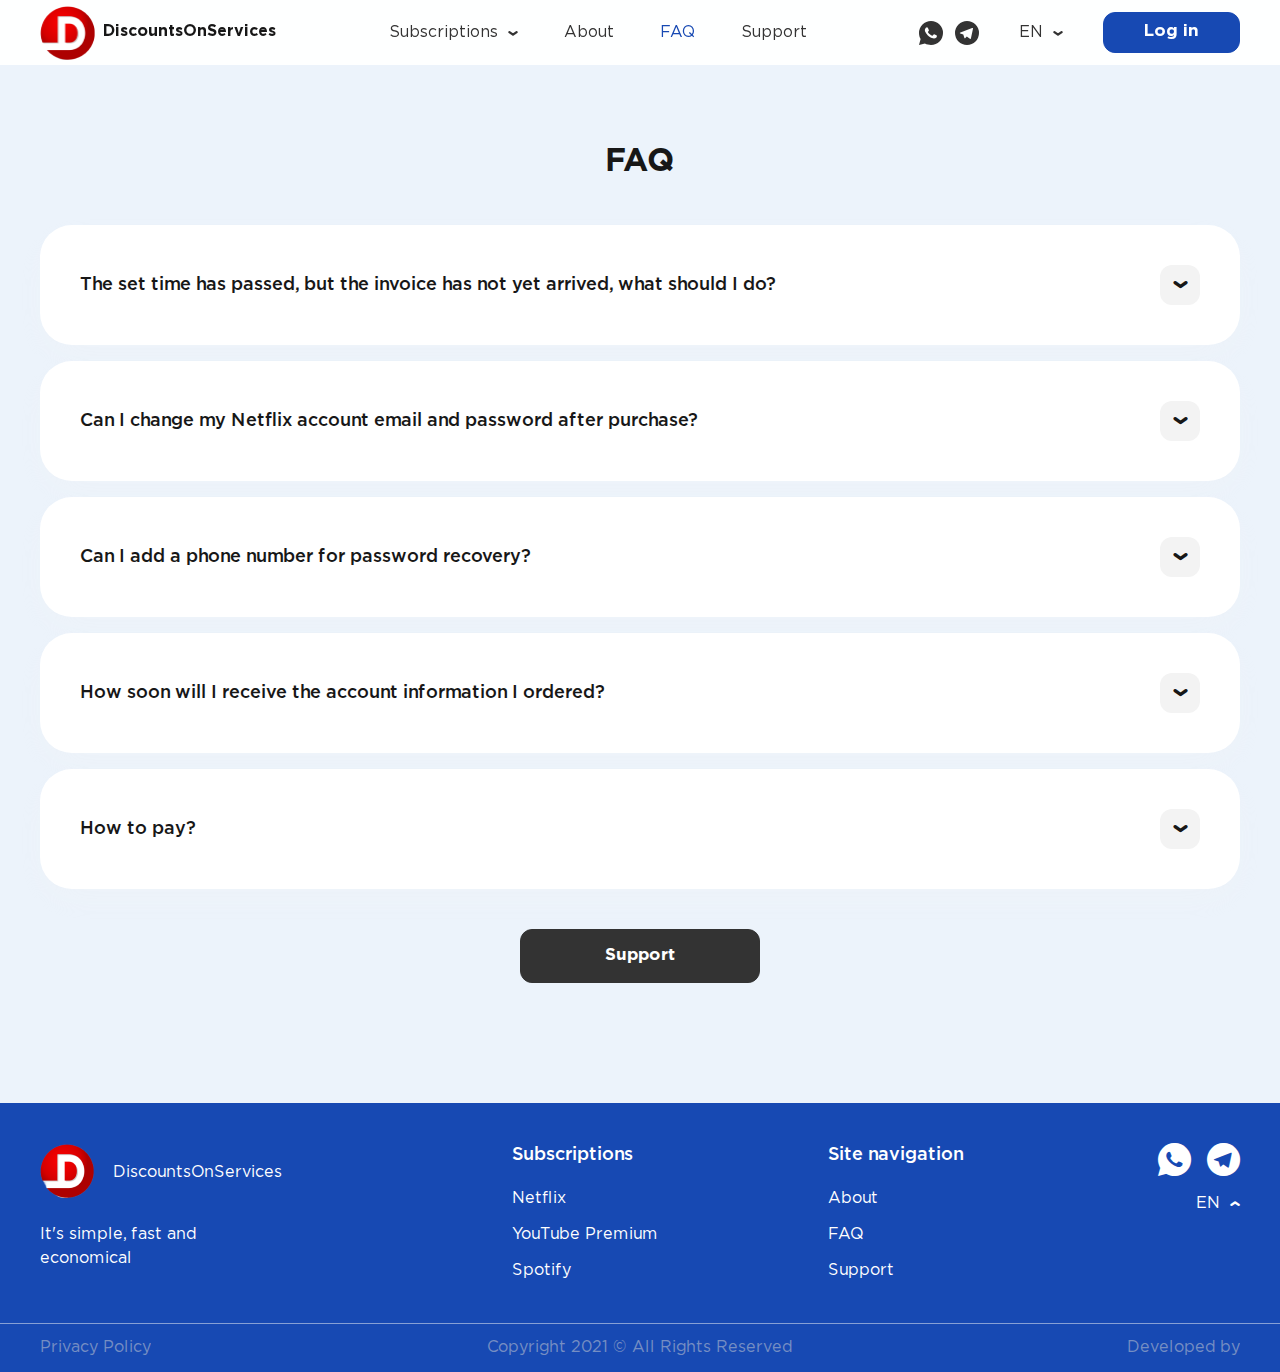
<file: faq.html>
<!DOCTYPE html>
<html lang="en">

<head>
	<title>FAQ</title>
	<meta charset="UTF-8">
	<meta name="format-detection" content="telephone=no">
	<!-- <style>body{opacity: 0;}</style> -->
	<link rel="stylesheet" href="css/style.css">
	<link rel="shortcut icon" href="favicon.ico">
	<!-- <meta name="robots" content="noindex, nofollow"> -->
	<meta name="viewport" content="width=device-width, initial-scale=1.0">
</head>

<body>
	<div class="wrapper">
		<header data-lp class="header">
			<div class="header__container">
				<a href="home.html" class="header__logo logo">
					<img src="img/logo.png" alt="logo">
					<p class="logo__text">DiscountsOnServices</p>
				</a>
				<div class="header__menu menu">
					<nav class="menu__body">
						<div class="menu__wrapper">
							<ul class="menu__list">
								<li class="menu__item menu__item_sub">
									<button data-hover class="menu__sub-title">Subscriptions</button>
									<ul data-da=".menu__wrapper, 767.98, last" class="menu__sub-list">
										<li class="menu__sub-item"><a href="netflix.html" class="menu__sub-link">Netflix</a></li>
										<li class="menu__sub-item"><a href="youtube.html" class="menu__sub-link">YouTube Premium</a></li>
										<li class="menu__sub-item"><a href="spotify.html" class="menu__sub-link">Spotify</a></li>
									</ul>
								</li>
								<li class="menu__item mobile"><a href="home.html" class="menu__link _icon-home">Home</a></li>
								<li class="menu__item"><a href="about.html" class="menu__link _icon-about">About</a></li>
								<li class="menu__item"><a href="faq.html" class="menu__link _icon-faq menu__link_active">FAQ</a></li>
								<li class="menu__item"><a href="support.html" class="menu__link _icon-support">Support</a></li>
							</ul>
						</div>
						<div class="menu__actions actions-header">
							<div class="actions-header__body">
								<div class="actions-header__social social social_header">
									<a href="" class="social__link _icon-whatSapp"></a>
									<a href="" class="social__link _icon-telegram"></a>
								</div>
								<div class="actions-header__languages languages languages_header">
									<button data-hover class="languages__title">EN</button>
									<ul class="languages__list">
										<li class="languages__item"><a href="" class="languages__link languages__link_active">English</a></li>
										<li class="languages__item"><a href="" class="languages__link">Ukraine</a></li>
										<li class="languages__item"><a href="" class="languages__link">Poland</a></li>
									</ul>
								</div>
							</div>
							<div class="actions-header__buttons">
								<button type="button" href="" data-popup="#login" class="actions-header__button button button_blue pc">Log in</button>
								<button type="button" href="" data-popup="#login" class="actions-header__button button button_border-blue mobile">Login</button>
								<button type="button" href="" data-popup="#signup" class="actions-header__button button button_blue mobile">Sign up</button>
							</div>
						</div>
					</nav>
				</div>
				<div class="header__burger">
					<button type="button" class="icon-menu"><span></span></button>
				</div>
			</div>
		</header>
		<main class="faq-page">
			<section class="faq-page__faq faq">
				<div class="faq__container">
					<h2 class="faq__title title title_gray title_margin">FAQ</h2>
					<div data-spollers class="faq__spollers spollers">
						<div class="spollers__item">
							<button type="button" data-spoller class="spollers__title">
								<p>The set time has passed, but the invoice has not yet arrived, what should I do?</p><span></span>
							</button>
							<div class="spollers__body">
								<p>Lorem ipsum dolor sit amet consectetur adipisicing elit. Cum nobis facilis, asperiores cupiditate iure, dignissimos perspiciatis rerum laboriosam temporibus necessitatibus nisi error, doloribus excepturi. Laboriosam quas modi doloribus repellat tempore?</p>
							</div>
						</div>
						<div class="spollers__item">
							<button type="button" data-spoller class="spollers__title">
								<p>Can I change my Netflix account email and password after purchase?</p><span></span>
							</button>
							<div class="spollers__body">
								<p>Lorem ipsum dolor sit, amet consectetur adipisicing elit. Neque laborum, dolores necessitatibus reiciendis fugit illo unde corrupti quam excepturi repudiandae dignissimos distinctio quia nesciunt esse. Modi accusamus sit nulla repudiandae.</p>
							</div>
						</div>
						<div class="spollers__item">
							<button type="button" data-spoller class="spollers__title">
								<p>Can I add a phone number for password recovery?</p><span></span>
							</button>
							<div class="spollers__body">
								<p>Lorem ipsum dolor sit amet, consectetur adipisicing elit. Quasi placeat odit cumque a, ut necessitatibus, aperiam doloribus commodi exercitationem corporis incidunt, enim sequi! Quam delectus consectetur deleniti officiis hic illo.</p>
							</div>
						</div>
						<div class="spollers__item">
							<button type="button" data-spoller class="spollers__title">
								<p>How soon will I receive the account information I ordered?</p><span></span>
							</button>
							<div class="spollers__body">
								<p>Lorem ipsum dolor sit amet consectetur adipisicing elit. Repudiandae amet quibusdam excepturi, pariatur nesciunt earum voluptatibus, aliquam nihil temporibus magnam enim deleniti eius? Perspiciatis delectus, laudantium nulla pariatur quis dolor.</p>
							</div>
						</div>
						<div class="spollers__item">
							<button type="button" data-spoller class="spollers__title">
								<p>How to pay?</p><span></span>
							</button>
							<div class="spollers__body">
								<p>Lorem ipsum dolor sit amet consectetur adipisicing elit. Eum provident dicta ipsam unde, aliquam ratione voluptatibus ullam corporis. Voluptas perspiciatis animi consequatur ullam. Inventore odit, nesciunt aliquid cum magni quo!</p>
							</div>
						</div>
					</div>
					<div class="faq__actions">
						<a href="support.html" class="faq__button button button_gray">Support</a>
					</div>
				</div>
			</section>
		</main>
		<footer class="footer">
			<div class="footer__main main-footer">
				<div class="main-footer__container">
					<div class="main-footer__column main-footer__column_main">
						<a href="home.html" class="main-footer__logo">
							<div class="main-footer__img">
								<img src="img/logo.png" alt="logo">
							</div>
							<p>DiscountsOnServices</p>
						</a>
						<div class="main-footer__text">
							<p>It's simple, fast and economical</p>
						</div>
					</div>
					<div class="main-footer__column">
						<div class="main-footer__label">Subscriptions</div>
						<nav class="main-footer__menu menu-footer">
							<ul class="menu-footer__list">
								<li class="menu-footer__item">
									<a href="netflix.html" class="menu-footer__link">Netflix</a>
								</li>
								<li class="menu-footer__item">
									<a href="youtube.html" class="menu-footer__link">YouTube Premium</a>
								</li>
								<li class="menu-footer__item">
									<a href="spotify.html" class="menu-footer__link">Spotify</a>
								</li>
							</ul>
						</nav>
					</div>
					<div class="main-footer__column">
						<div class="main-footer__label">Site navigation</div>
						<nav class="main-footer__menu menu-footer">
							<ul class="menu-footer__list">
								<li class="menu-footer__item">
									<a href="about.html" class="menu-footer__link">About</a>
								</li>
								<li class="menu-footer__item">
									<a href="faq.html" class="menu-footer__link">FAQ</a>
								</li>
								<li class="menu-footer__item">
									<a href="support.html" class="menu-footer__link">Support</a>
								</li>
							</ul>
						</nav>
					</div>
					<div class="main-footer__column main-footer__column_last">
						<div class="main-footer__social social social_footer">
							<a href="" class="social__link _icon-whatSapp"></a>
							<a href="" class="social__link _icon-telegram"></a>
						</div>
						<div class="main-footer__languages languages languages_footer">
							<button data-hover class="languages__title">EN</button>
							<ul class="languages__list">
								<li class="languages__item"><a href="" class="languages__link languages__link_active">English</a></li>
								<li class="languages__item"><a href="" class="languages__link">Ukraine</a></li>
								<li class="languages__item"><a href="" class="languages__link">Poland</a></li>
							</ul>
						</div>
					</div>
				</div>
			</div>
			<div class="footer__copy copy-footer">
				<div class="copy-footer__container">
					<div class="copy-footer__item">Privacy Policy</div>
					<div class="copy-footer__item">Copyright 2021 © All Rights Reserved</div>
					<div class="copy-footer__item">Developed by</div>
				</div>
			</div>
		</footer>
	</div>
	<div id="login" aria-hidden="true" class="popup">
		<div class="popup__wrapper">
			<div class="popup__content">
				<button data-close type="button" class="popup__close">
					<span class="popup__action action-button"></span>
				</button>
				<div class="popup__header">
					<div class="popup__title">Log in</div>
					<div class="popup__label">New user? <button type="button" data-popup="#signup" href="">Create an account</button></div>
				</div>
				<form data-dev data-popup-message action="#" class="popup__form form">
					<div class="form__items">
						<div class="form__item">
							<label class="form__label" for="email-login">Email Address</label>
							<div class="form__body form__body_email">
								<input data-required data-validate id="email-login" autocomplete="off" type="text" name="form[email]" placeholder="Enter your e-mail" class="form__input input input_email">
							</div>
						</div>
						<div class="form__item">
							<label class="form__label" for="pass-login">Password</label>
							<div class="form__body form__body_password">
								<input data-required data-validate id="pass-login" autocomplete="off" type="password" name="form[pass]" placeholder="*******" value="" class="form__input input input_password">
								<button class="form__viewpass" type="button"></button>
							</div>
						</div>
					</div>
					<div class="form__actions form__actions_space-between">
						<div class="form__link form__link_forgot-pass">
							<button type="button" data-popup="#forgetPassword" href="">Forget Password?</button>
						</div>
						<button type="submit" class="form__button button button_blue">Log in</button>
					</div>
				</form>

				<div class="popup__with-help with-help">
					<div class="with-help__label"><span>Or sign in with</span></div>
					<div class="with-help__action">
						<a href="" class="with-help__button">
							<img src="img/icons/g.png" alt="icon">
						</a>
						<a href="" class="with-help__button">
							<img src="img/icons/f.svg" alt="icon">
						</a>
						<a href="" class="with-help__button">
							<img src="img/icons/a.png" alt="icon">
						</a>
					</div>
				</div>
				<div class="popup__policy policy">
					Protected by reCAPTCHA and subject to the Google
					<a href="" class="policy__link">Privacy Policy</a> and
					<a href="" class="policy__link policy__link_black">Terms of Service</a>.
				</div>
			</div>
		</div>
	</div>

	<div id="signup" aria-hidden="true" class="popup">
		<div class="popup__wrapper">
			<div class="popup__content">
				<button data-close type="button" class="popup__close">
					<span class="popup__action action-button"></span>
				</button>
				<div class="popup__header">
					<div class="popup__title">Create an account</div>
					<div class="popup__label">Already have an account? <button type="button" data-popup="#login" href="">Sign In</button></div>
				</div>
				<form data-dev data-popup-message="#emailVerification" action="#" class="popup__form form">
					<div class="form__items">
						<div class="form__item">
							<label class="form__label" for="userName-signup">User name</label>
							<div class="form__body form__body_user">
								<input data-required data-validate id="userName-signup" autocomplete="off" type="text" name="form[name]" placeholder="Enter your name" class="form__input input input_email">
							</div>
						</div>
						<div class="form__item">
							<label class="form__label" for="email-signup">Email Address</label>
							<div class="form__body form__body_email">
								<input data-required data-validate id="email-signup" autocomplete="off" type="text" name="form[email]" placeholder="Enter your e-mail" class="form__input input input_email">
							</div>
						</div>
						<div class="form__item">
							<label class="form__label" for="pass-signup">Password</label>
							<div class="form__body form__body_password">
								<input data-required data-validate id="pass-signup" autocomplete="off" type="password" name="form[pass]" placeholder="*******" value="" class="form__input input input_password">
								<button class="form__viewpass" type="button"></button>
							</div>
						</div>
						<div class="form__checkbox checkbox">
							<input id="check-signup" data-required data-validate class="checkbox__input" type="checkbox" value="1" name="form[check]">
							<label for="check-signup" class="checkbox__label"><span class="checkbox__text policy policy_gray">By creating an account you agree to our <a href="" class="policy__link">Privacy Policy and Terms of Service.</a></span></label>
						</div>
					</div>
					<div class="form__actions">
						<button type="submit" class="form__button button button_blue">Sing up</button>
					</div>
				</form>
				<div class="popup__with-help with-help">
					<div class="with-help__label"><span>Or sign in with</span></div>
					<div class="with-help__action">
						<a href="" class="with-help__button">
							<img src="img/icons/g.png" alt="icon">
						</a>
						<a href="" class="with-help__button">
							<img src="img/icons/f.svg" alt="icon">
						</a>
						<a href="" class="with-help__button">
							<img src="img/icons/a.png" alt="icon">
						</a>
					</div>
				</div>
			</div>
		</div>
	</div>

	<div id="emailVerification" aria-hidden="true" class="popup">
		<div class="popup__wrapper">
			<div class="popup__content">
				<button data-close type="button" class="popup__close">
					<span class="popup__action action-button"></span>
				</button>
				<div class="popup__header">
					<div class="popup__title">Email verification</div>
					<div class="popup__label">Please enter the 6-digit verification code that was sent to name@gmail,com. The code is valid for 30 minutes.</div>
				</div>
				<form data-dev data-popup-message="#successfulRegistration" action="#" class="popup__form form">
					<div class="form__items">
						<div class="form__item">
							<label class="form__label" for="code-emailVerification">Email verification code</label>
							<div class="form__body form__body_code">
								<input data-required data-validate id="code-emailVerification" autocomplete="off" type="text" name="form[code]" placeholder="XXXX" class="form__input input input_code">
								<input type="reset" value="Resent code" class="form__reset">
							</div>
						</div>
					</div>
					<div class="form__actions">
						<button type="submit" class="form__button button button_blue">Sing up</button>
					</div>
				</form>
				<button type="button" href="" data-popup="#signup" class="popup__link">Didn’t receive the code?</button>
			</div>
		</div>
	</div>

	<div id="successfulRegistration" aria-hidden="true" class="popup">
		<div class="popup__wrapper">
			<div class="popup__content">
				<button data-close type="button" class="popup__close">
					<span class="popup__action action-button"></span>
				</button>
				<div class="popup__header">
					<div class="popup__title">Successful registration</div>
					<div class="popup__label">By optimizing our work and using internal tools, we were able to lower the prices while keeping the highest possible.</div>
				</div>
				<div class="popup__actions">
					<button data-close type="submit" class="form__button button button_blue">Continue work</button>
				</div>
			</div>
		</div>
	</div>

	<div id="forgetPassword" aria-hidden="true" class="popup">
		<div class="popup__wrapper">
			<div class="popup__content">
				<button data-close type="button" class="popup__close">
					<span class="popup__action action-button"></span>
				</button>
				<div class="popup__header">
					<div class="popup__title">Forget Password</div>
					<div class="popup__label">We will send reset code in this emaill.</div>
				</div>

				<form data-dev data-popup-message="#forgetVerificationCode" action="#" class="popup__form form">
					<div class="form__items">
						<div class="form__item">
							<label class="form__label" for="email-forgetPassword">Email Address</label>
							<div class="form__body form__body_email">
								<input data-required data-validate id="email-forgetPassword" autocomplete="off" type="text" name="form[email]" placeholder="Enter your e-mail" class="form__input input input_email">
							</div>
						</div>
					</div>
					<div class="form__actions form__actions_space-between">
						<button type="submit" class="form__button button button_blue">Submit</button>
					</div>
				</form>
			</div>
		</div>
	</div>

	<div id="forgetVerificationCode" aria-hidden="true" class="popup">
		<div class="popup__wrapper">
			<div class="popup__content">
				<button data-close type="button" class="popup__close">
					<span class="popup__action action-button"></span>
				</button>
				<div class="popup__header">
					<div class="popup__title">Forget Password</div>
					<div class="popup__label">We will send reset code in this emaill.</div>
				</div>
				<form data-dev data-popup-message="#forgetCreateNewPass" action="#" class="popup__form form">
					<div class="form__items">
						<div class="form__item">
							<label class="form__label" for="code-forgetVerificationCode">Email verification code</label>
							<div class="form__body form__body_code">
								<input data-required data-validate id="code-forgetVerificationCode" autocomplete="off" type="text" name="form[name]" placeholder="XXXX" class="form__input input input_code">
								<input type="reset" value="Resent code" class="form__reset">
							</div>
						</div>
					</div>
					<div class="form__actions">
						<button type="submit" class="form__button button button_blue">Restore Password</button>
					</div>
				</form>
			</div>
		</div>
	</div>

	<div id="forgetCreateNewPass" aria-hidden="true" class="popup">
		<div class="popup__wrapper">
			<div class="popup__content">
				<button data-close type="button" class="popup__close">
					<span class="popup__action action-button"></span>
				</button>
				<div class="popup__header">
					<div class="popup__title">Forget Password</div>
					<div class="popup__label">Enter a new password.</div>
				</div>
				<form data-dev data-popup-message="#successfulCreateNewPass" action="#" class="popup__form form">
					<div class="form__items form__items-sb">
						<div class="form__item">
							<label class="form__label" for="pass-forgetCreateNewPass">Password</label>
							<div class="form__body form__body_password">
								<input data-required data-validate id="pass-forgetCreateNewPass" autocomplete="off" type="password" name="form[pass]" placeholder="*******" value="" class="form__input input input_password">
								<button class="form__viewpass" type="button"></button>
							</div>
						</div>
						<div class="form__item">
							<label class="form__label" for="confirm-forgetCreateNewPass">Confirm Password</label>
							<div class="form__body form__body_password">
								<input data-required data-validate id="confirm-forgetCreateNewPass" autocomplete="off" type="password" name="form[pass]" placeholder="*******" value="" class="form__input input input_password">
								<button class="form__viewpass" type="button"></button>
							</div>
						</div>
					</div>
					<div class="form__actions form__actions_space-between">
						<button type="submit" class="form__button button button_blue">Restore Password</button>
					</div>
				</form>
			</div>
		</div>
	</div>

	<div id="successfulCreateNewPass" aria-hidden="true" class="popup">
		<div class="popup__wrapper">
			<div class="popup__content">
				<button data-close type="button" class="popup__close">
					<span class="popup__action action-button"></span>
				</button>
				<div class="popup__header">
					<div class="popup__title">Successful</div>
					<div class="popup__label">By optimizing our work and using internal tools, we were able to lower the prices while keeping the highest possible.</div>
				</div>
				<div class="popup__actions">
					<button data-close type="button" class="popup__button button button_blue">Continue work</button>
				</div>
			</div>
		</div>
	</div>

	<div id="logout" aria-hidden="true" class="popup">
		<div class="popup__wrapper">
			<div class="popup__content">
				<button data-close type="button" class="popup__close">
					<span class="popup__action action-button"></span>
				</button>
				<div class="popup__header">
					<div class="popup__title">Are you sure want to logout?</div>
				</div>
				<form data-dev data-popup-message="" action="#" class="popup__form form">
					<div class="form__actions">
						<button type="button" data-close class="form__button button button_border-blue">Cancel</button>
						<button type="submit" class="form__button button button_blue">Yes, Logout</button>
					</div>
				</form>
			</div>
		</div>
	</div>

	<div id="subscriptionApplication" aria-hidden="true" class="popup">
		<div class="popup__wrapper">
			<div class="popup__content">
				<button data-close type="button" class="popup__close">
					<span class="popup__action action-button"></span>
				</button>
				<div class="popup__header">
					<div class="popup__title">Subscription Application</div>
				</div>
				<form data-dev data-popup-message="#purchasePayment" action="#" class="popup__form form">
					<div class="form__items">
						<div class="form__item">
							<label class="form__label" for="userName-subscriptionApplication">Enter your name</label>
							<div class="form__body form__body_user">
								<input data-required data-validate id="userName-subscriptionApplication" autocomplete="off" type="text" name="form[name]" placeholder="Enter your name" class="form__input input input_user">
							</div>
						</div>
						<div class="form__item">
							<label class="form__label" for="email-subscriptionApplication">E-mail</label>
							<div class="form__body form__body_email">
								<input data-required data-validate id="email-subscriptionApplication" autocomplete="off" type="text" name="form[email]" placeholder="Enter your e-mail" class="form__input input input_email">
							</div>
						</div>
						<div class="form__item">
							<label class="form__label" for="phone-subscriptionApplication">Phone</label>
							<div class="form__body form__body_phone">
								<input data-required data-validate id="phone-subscriptionApplication" autocomplete="off" name="form[phone]" placeholder="Enter your phone" class="form__input input input_phone">
							</div>
						</div>
					</div>
					<div class="form__actions">
						<button type="submit" class="form__button button button_blue">Apply</button>
					</div>
				</form>
			</div>
		</div>
	</div>

	<div id="purchasePayment" aria-hidden="true" class="popup">
		<div class="popup__wrapper">
			<div class="popup__content">
				<button data-close type="button" class="popup__close">
					<span class="popup__action action-button"></span>
				</button>
				<div class="popup__header">
					<div class="popup__title">Purchase payment</div>
				</div>
				<div class="popup__payment payment-buttons">
					<a href="" class="payment-buttons__button">
						<img src="img/icons/aPay.svg" alt="aPay">
					</a>
					<a href="" class="payment-buttons__button">
						<img src="img/icons/gPay.svg" alt="gPay">
					</a>
				</div>
				<form data-dev data-popup-message="#subscriptionPaid" action="#" class="popup__form form">
					<div class="form__items">
						<div class="form__item">
							<label class="form__label" for="cardNumber-purchasePayment">Card Number</label>
							<div class="form__body form__body_card">
								<input data-required data-validate id="cardNumber-purchasePayment" autocomplete="off" type="text" name="form[card]" placeholder="1234 1234 1234 1234" class="form__input input input_card">
							</div>
						</div>
						<div class="form__items-sb">
							<div class="form__item">
								<label class="form__label" for="date-purchasePayment">Expiration Date</label>
								<div class="form__body form__body_date">
									<input data-required data-validate id="date-purchasePayment" autocomplete="off" type="text" name="form[date]" placeholder="MM/ГГ" class="form__input input input_date">
								</div>
							</div>
							<div class="form__item">
								<label class="form__label" for="cvc-purchasePayment">СVC</label>
								<div class="form__body form__body_cvc">
									<input data-required data-validate id="cvc-purchasePayment" autocomplete="off" name="form[cvc]" placeholder="CVC" class="form__input input input_cvc">
								</div>
							</div>
						</div>
					</div>
					<div class="form__actions">
						<button type="submit" class="form__button button button_blue">Pay with card</button>
						<div class="form__disclaimer">We do not collect information on your cards, everything is safe</div>
					</div>
				</form>
				<div class="popup__alternative">
					<div class="popup__header">
						<div class="popup__title popup__title_small">Payment by crypto wallet</div>
					</div>
					<form data-dev data-popup-message="#purchasePaymentCrypto" action="#" class="popup__form form form_alternative">
						<div class="form__items">
							<div class="form__item">
								<div class="form__label">Select currency</div>
								<select class="form__sell-currency" name="form[sel]" data-class-modif="form">
									<option value="1" selected>Bitcoin</option>
									<option value="2">1 Bitcoin</option>
									<option value="3">2 Bitcoin</option>
									<option value="4">3 Bitcoin</option>
								</select>
							</div>
						</div>
						<div class="form__actions">
							<button type="submit" class="form__button button button_blue">Pay</button>
						</div>
					</form>
				</div>
			</div>
		</div>
	</div>

	<div id="purchasePaymentCrypto" aria-hidden="true" class="popup">
		<div class="popup__wrapper">
			<div class="popup__content">
				<button data-close type="button" class="popup__close">
					<span class="popup__action action-button"></span>
				</button>
				<div class="popup__header">
					<div class="popup__title">Purchase payment</div>
				</div>
				<div class="popup__alternative">
					<div class="popup__header">
						<div class="popup__title popup__title_small">Payment by crypto wallet</div>
					</div>
					<form data-dev data-popup-message="#purchasePaymentCryptoAdrress" action="#" class="popup__form form">
						<div class="form__items">
							<div class="form__item">
								<div class="form__label">Choose the Blockhain Network</div>
								<select class="form__sell-currency" name="form[sel]" data-class-modif="form">
									<option value="1" selected>Bitckhain BTC network</option>
									<option value="2">1 Bitckhain BTC network</option>
									<option value="3">2 Bitckhain BTC network</option>
									<option value="4">3 Bitckhain BTC network</option>
								</select>
							</div>
						</div>
						<div class="form__actions">
							<button type="submit" class="form__button button button_blue">Pay</button>
						</div>
					</form>
				</div>
			</div>
		</div>
	</div>

	<div id="purchasePaymentCryptoAdrress" aria-hidden="true" class="popup">
		<div class="popup__wrapper">
			<div class="popup__content">
				<button data-close type="button" class="popup__close">
					<span class="popup__action action-button"></span>
				</button>
				<div class="popup__header">
					<div class="popup__title">Purchase payment</div>
				</div>
				<div class="popup__alternative">
					<div class="popup__header">
						<div class="popup__title popup__title_small">Payment by crypto wallet</div>
					</div>
					<form data-dev data-popup-message="#subscriptionPaid" action="#" class="popup__form form">
						<div class="form__items">
							<div class="form__item form__item_info">The amount to be paid: <span>0.00158039 BTC</span></div>
							<div class="form__item form__item_info">Blockchain: <span>BTC network</span></div>
						</div>
						<div class="form__link-copy copy-link copy-link_popup">
							<div class="copy-link__label">You can copy the address:</div>
							<div class="copy-link__link">
								<a href="">3PGgmpAxfzyS728UytENU</a>
								<button type="button" data-copy-to-clipboard="Copy to clipboard" class="copy-link__icon"></button>
							</div>
						</div>

						<div class="form__actions">
							<button type="submit" class="form__button button button_blue">ok</button>
						</div>
					</form>
				</div>
			</div>
		</div>
	</div>

	<div id="subscriptionPaid" aria-hidden="true" class="popup">
		<div class="popup__wrapper">
			<div class="popup__content">
				<button data-close type="button" class="popup__close">
					<span class="popup__action action-button"></span>
				</button>
				<div class="popup__header popup__header_successful">
					<div class="popup__image">
						<img src="img/how/3.svg" alt="icon">
					</div>
					<div class="popup__title">Subscription paid</div>
				</div>
				<div class="popup__actions">
					<button data-close class="popup__button button button_blue">Continue work</button>
				</div>
			</div>
		</div>
	</div>

	<div id="contactSupport" aria-hidden="true" class="popup">
		<div class="popup__wrapper">
			<div class="popup__content">
				<button data-close type="button" class="popup__close">
					<span class="popup__action action-button"></span>
				</button>
				<div class="popup__header">
					<div class="popup__title">Contact support</div>
				</div>
				<form data-dev data-popup-message="#successfulCreateNewPass" action="#" class="popup__form form">
					<div class="form__items">
						<div class="form__item">
							<label class="form__label" for="userName-contactSupport">Enter your name</label>
							<div class="form__body form__body_user">
								<input data-required data-validate id="userName-contactSupport" autocomplete="off" type="text" name="form[name]" placeholder="Enter your name" class="form__input input input_user">
							</div>
						</div>
						<div class="form__item">
							<label class="form__label" for="email-contactSupport">E-mail</label>
							<div class="form__body form__body_email">
								<input data-required data-validate id="email-contactSupport" autocomplete="off" type="text" name="form[email]" placeholder="Enter your e-mail" class="form__input input input_email">
							</div>
						</div>
						<div class="form__item">
							<label class="form__label" for="question-contactSupport">Your message</label>
							<div class="form__body form__body_textarea">
								<textarea data-required data-validate autocomplete="off" name="form[]" placeholder="Enter your message" id="question-contactSupport" class="form__input input input_textarea"></textarea>
							</div>
						</div>
					</div>
					<div class="form__actions">
						<button type="submit" class="form__button button button_blue">Send</button>
					</div>
				</form>
			</div>
		</div>
	</div>
	<script src="js/app.min.js?_v=20230126193626"></script>
</body>

</html>
</file>
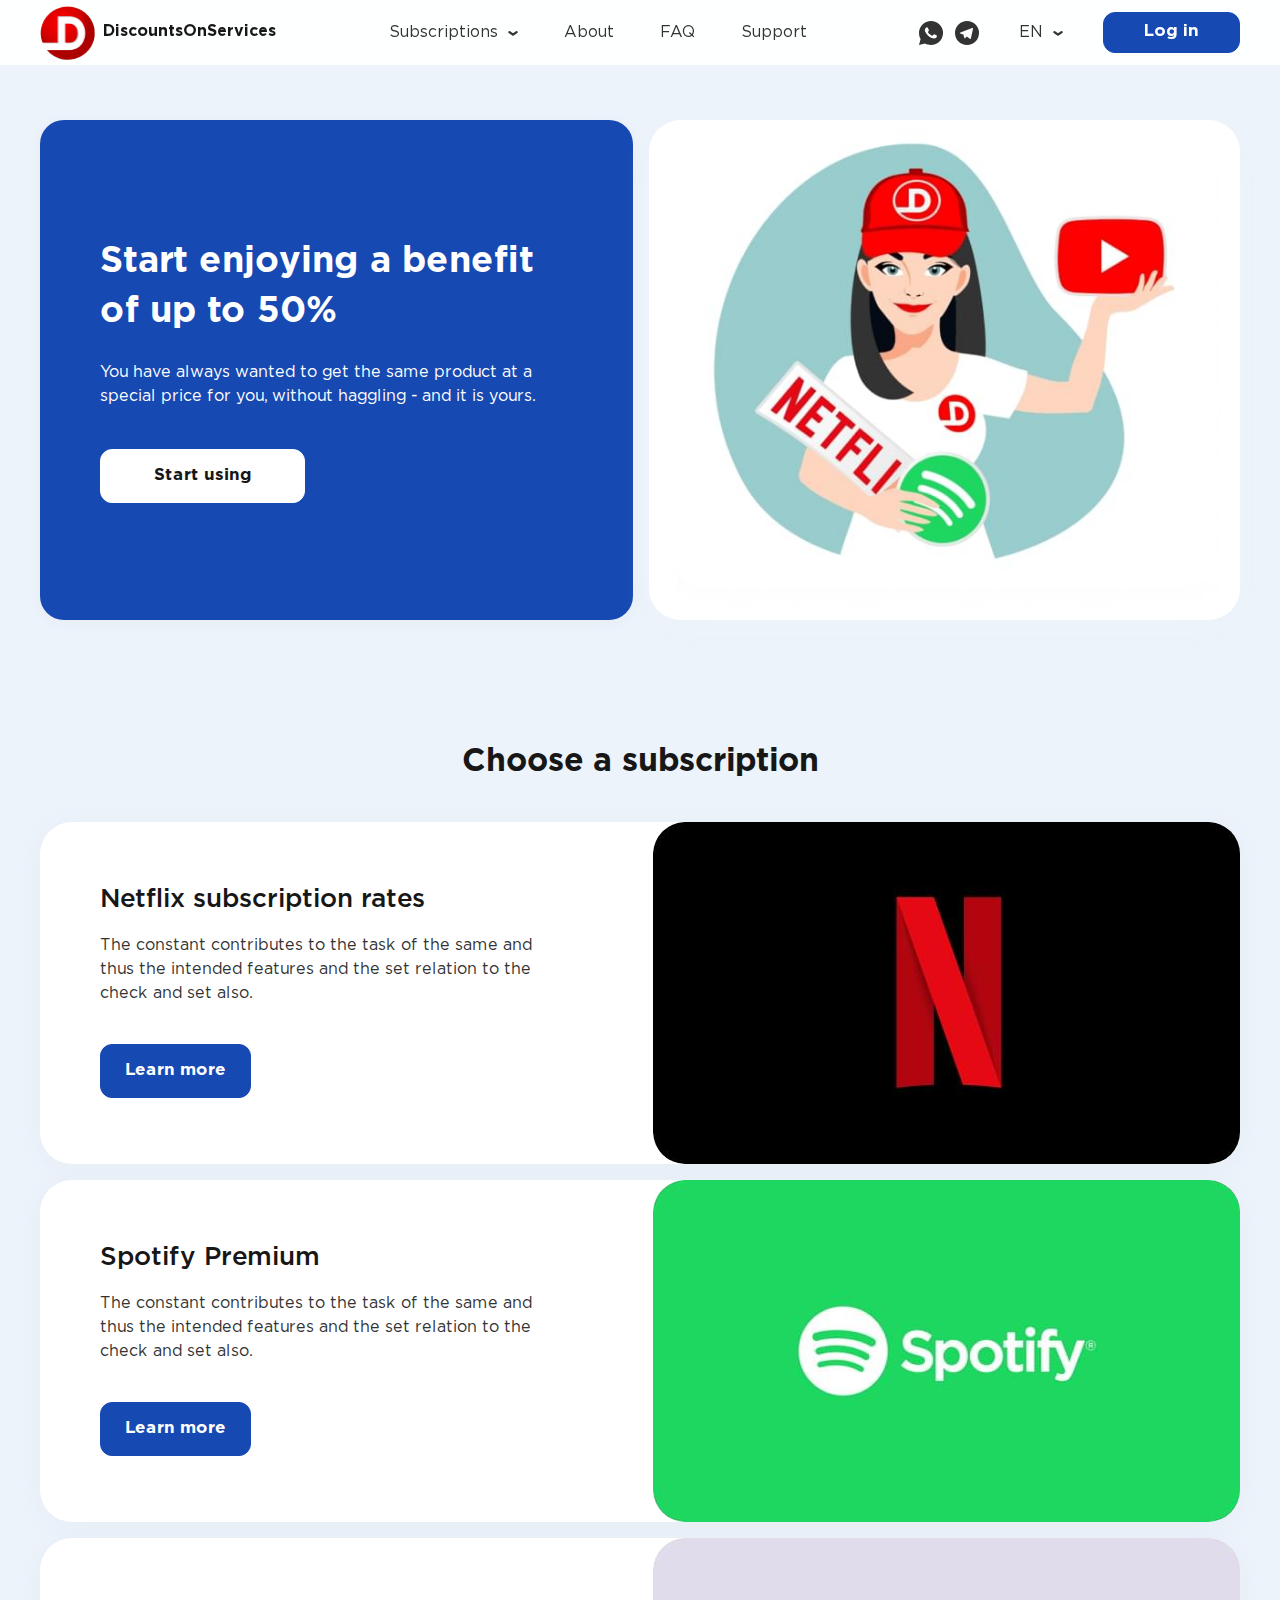
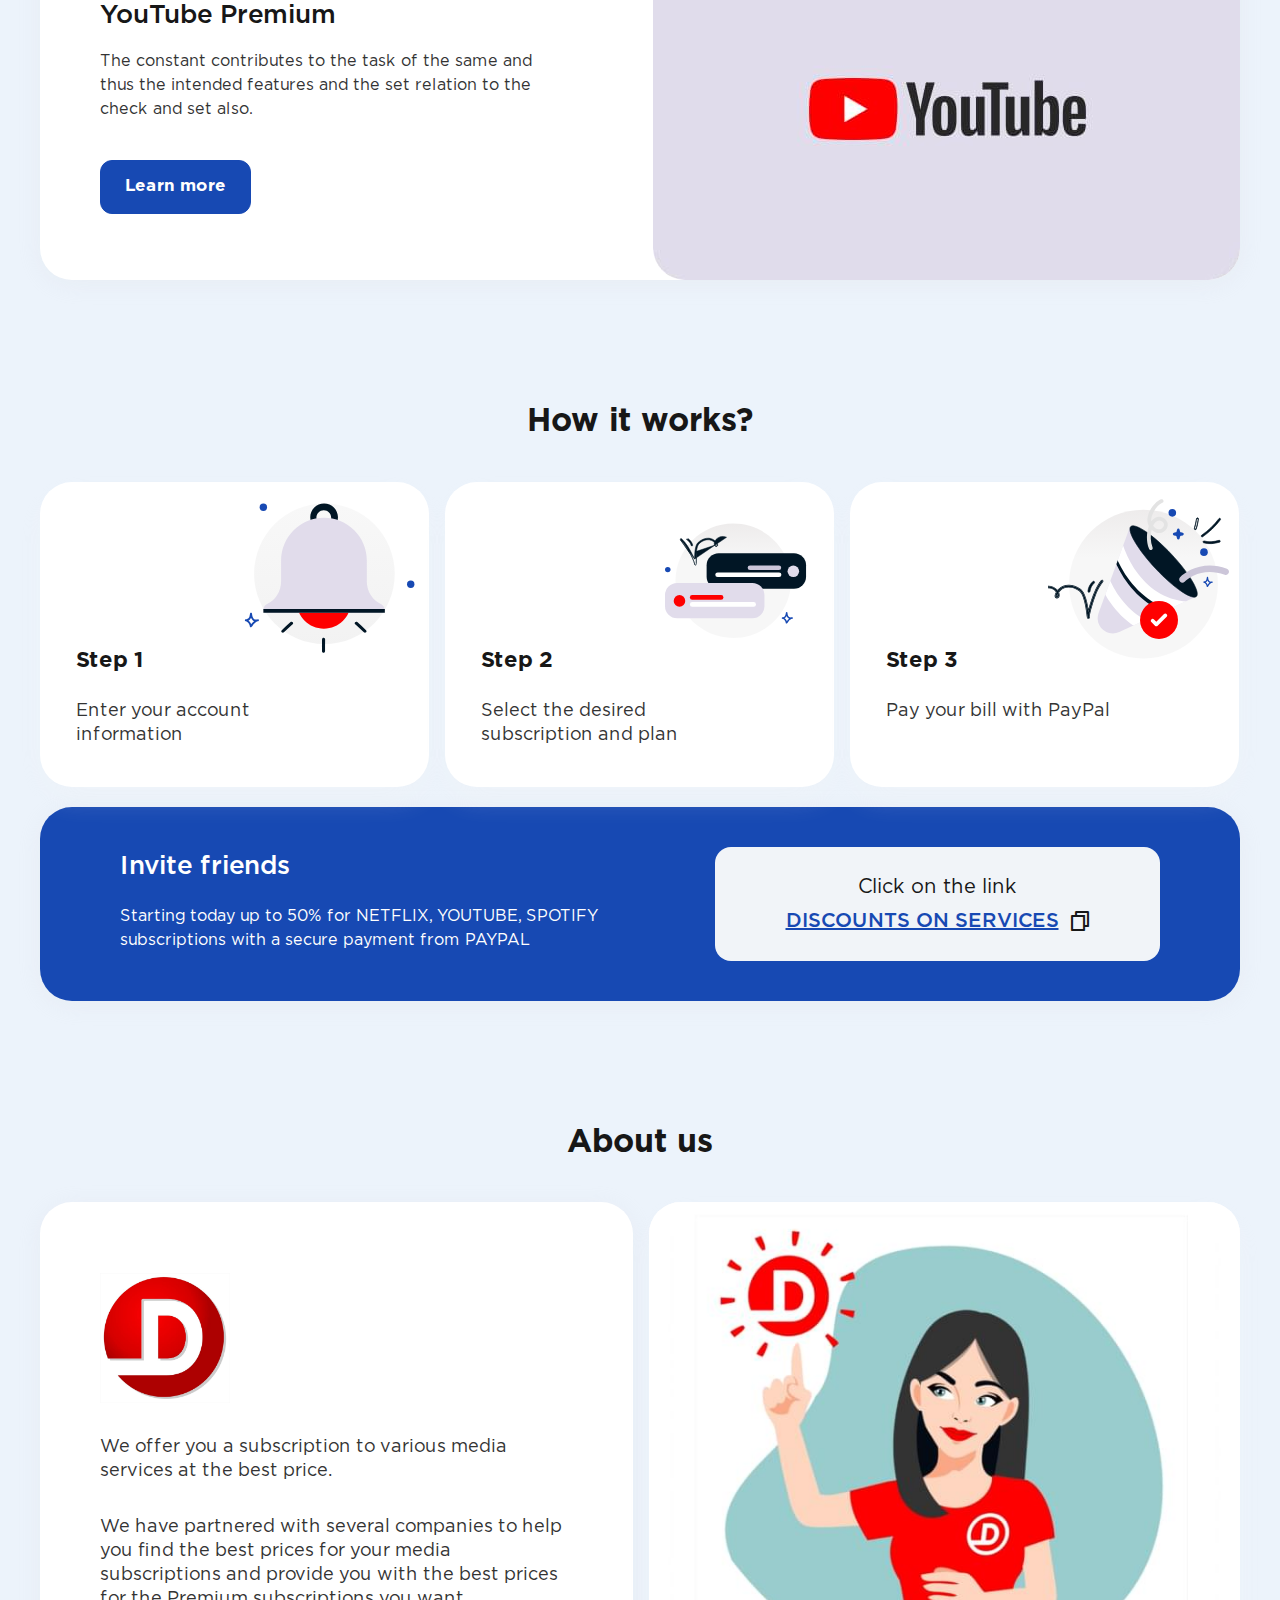
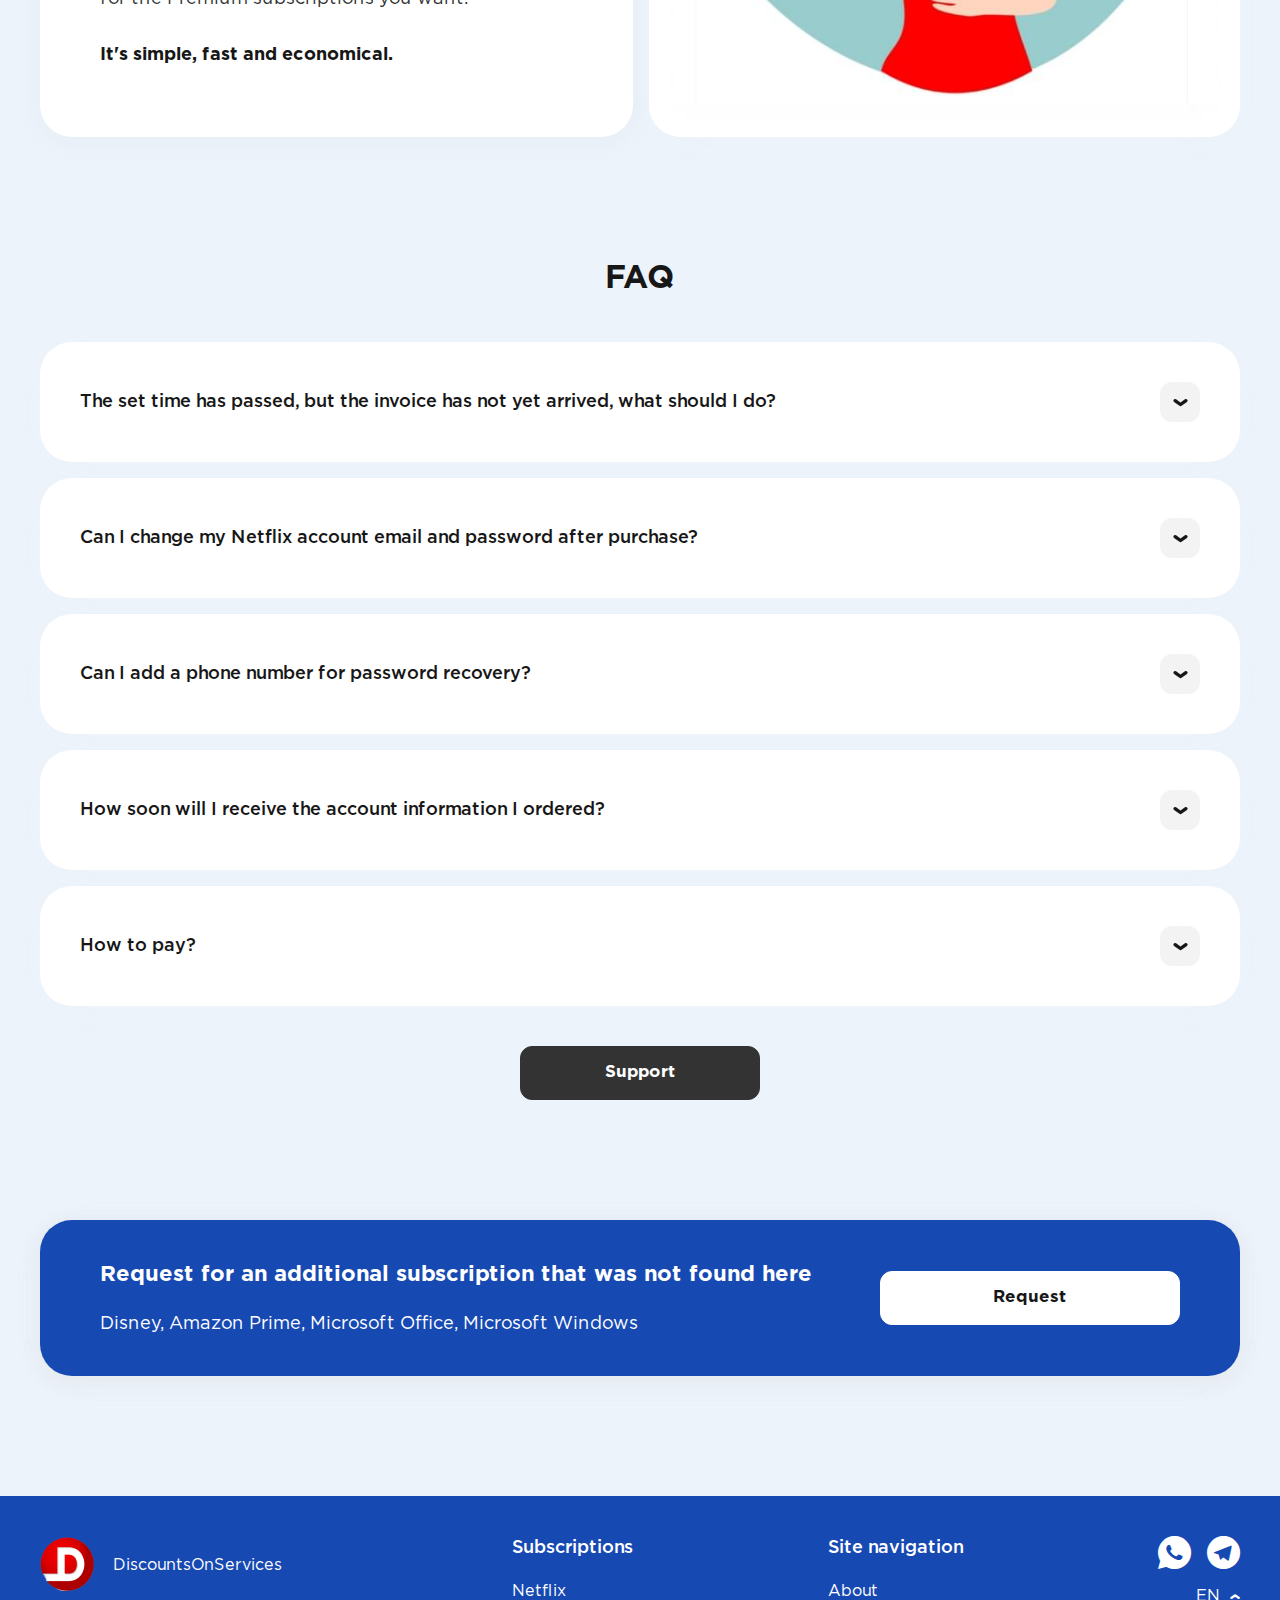
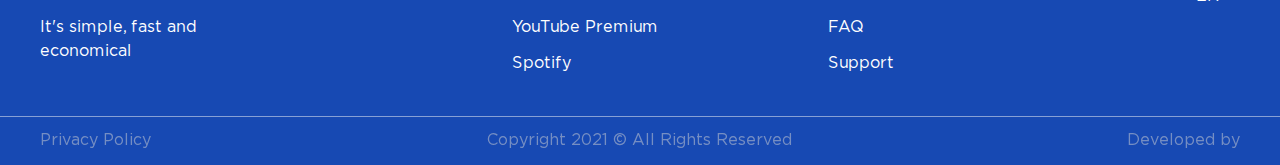
<file: home.html>
<!DOCTYPE html>
<html lang="en">

<head>
	<title>Home</title>
	<meta charset="UTF-8">
	<meta name="format-detection" content="telephone=no">
	<!-- <style>body{opacity: 0;}</style> -->
	<link rel="stylesheet" href="css/style.css">
	<link rel="shortcut icon" href="favicon.ico">
	<!-- <meta name="robots" content="noindex, nofollow"> -->
	<meta name="viewport" content="width=device-width, initial-scale=1.0">
</head>

<body>
	<div class="wrapper">
		<header data-scroll data-lp class="header">
			<div class="header__container">
				<a href="home.html" class="header__logo logo">
					<img src="img/logo.png" alt="logo">
					<p class="logo__text">DiscountsOnServices</p>
				</a>
				<div class="header__menu menu">
					<nav class="menu__body">
						<div class="menu__wrapper">
							<ul class="menu__list">
								<li class="menu__item menu__item_sub">
									<button data-hover class="menu__sub-title">Subscriptions</button>
									<ul data-da=".menu__wrapper, 767.98, last" class="menu__sub-list">
										<li class="menu__sub-item"><a href="netflix.html" class="menu__sub-link">Netflix</a></li>
										<li class="menu__sub-item"><a href="youtube.html" class="menu__sub-link">YouTube Premium</a></li>
										<li class="menu__sub-item"><a href="spotify.html" class="menu__sub-link">Spotify</a></li>
									</ul>
								</li>
								<li class="menu__item mobile"><a href="home.html" class="menu__link _icon-home menu__link_active">Home</a></li>
								<li class="menu__item"><a href="about.html" class="menu__link _icon-about">About</a></li>
								<li class="menu__item"><a href="faq.html" class="menu__link _icon-faq">FAQ</a></li>
								<li class="menu__item"><a href="support.html" class="menu__link _icon-support">Support</a></li>
							</ul>
						</div>
						<div class="menu__actions actions-header">
							<div class="actions-header__body">
								<div class="actions-header__social social social_header">
									<a href="" class="social__link _icon-whatSapp"></a>
									<a href="" class="social__link _icon-telegram"></a>
								</div>
								<div class="actions-header__languages languages languages_header">
									<button data-hover class="languages__title">EN</button>
									<ul class="languages__list">
										<li class="languages__item"><a href="" class="languages__link languages__link_active">English</a></li>
										<li class="languages__item"><a href="" class="languages__link">Ukraine</a></li>
										<li class="languages__item"><a href="" class="languages__link">Poland</a></li>
									</ul>
								</div>
							</div>
							<div class="actions-header__buttons">
								<button type="button" href="" data-popup="#login" class="actions-header__button button button_blue pc">Log in</button>
								<button type="button" href="" data-popup="#login" class="actions-header__button button button_border-blue mobile">Login</button>
								<button type="button" href="" data-popup="#signup" class="actions-header__button button button_blue mobile">Sign up</button>
							</div>
						</div>
					</nav>
				</div>
				<div class="header__burger">
					<button type="button" class="icon-menu"><span></span></button>
				</div>
			</div>
		</header>
		<main class="page">
			<section class="page__start start">
				<div class="start__container">
					<div class="start__content">
						<div class="start__header">
							<h1 class="start__title title title_main title_white">Start enjoying a benefit of up to 50%</h1>
							<div class="start__text text text_white">
								<p>You have always wanted to get the same product at a special price for you, without haggling - and it is yours.</p>
							</div>
							<div class="start__actions">
								<a href="" data-goto=".page__subscription" href="" class="start__button button button_white">Start using</a>
							</div>
						</div>
					</div>
					<div class="start__img-ibg">
						<img src="img/start/1.jpg" alt="start">
					</div>
				</div>
			</section>

			<section class="page__subscription subscriotion">
				<div class="subscriotion__container">
					<h2 class="subscriotion__title title title_gray title_margin">Choose a subscription</h2>
					<div class="subscriotion__items">
						<article class="subscriotion__service service-item">
							<div class="service-item__content">
								<div class="service-item__header">
									<a href="netflix.html" class="service-item__title">Netflix subscription rates</a>
									<div class="service-item__text">
										<p>The constant contributes to the task of the same and thus the intended features and the set relation to the check and set also.</p>
									</div>
									<div class="service-item__actions">
										<a href="netflix.html" class="service-item__button button button_blue">Learn more</a>
									</div>
								</div>
							</div>
							<a href="netflix.html" class="service-item__img-ibg">
								<img src="img/subscription/1.jpg" alt="service">
							</a>
						</article>
						<article class="subscriotion__service service-item">
							<div class="service-item__content">
								<div class="service-item__header">
									<a href="spotify.html" class="service-item__title">Spotify Premium</a>
									<div class="service-item__text">
										<p>The constant contributes to the task of the same and thus the intended features and the set relation to the check and set also.</p>
									</div>
									<div class="service-item__actions">
										<a href="spotify.html" class="service-item__button button button_blue">Learn more</a>
									</div>
								</div>
							</div>
							<a href="spotify.html" class="service-item__img-ibg">
								<img src="img/subscription/2.jpg" alt="service">
							</a>
						</article>
						<article class="subscriotion__service service-item">
							<div class="service-item__content">
								<div class="service-item__header">
									<a href="youtube.html" class="service-item__title">YouTube Premium </a>
									<div class="service-item__text">
										<p>The constant contributes to the task of the same and thus the intended features and the set relation to the check and set also.</p>
									</div>
									<div class="service-item__actions">
										<a href="youtube.html" class="service-item__button button button_blue">Learn more</a>
									</div>
								</div>
							</div>
							<a href="youtube.html" class="service-item__img-ibg">
								<img src="img/subscription/3.jpg" alt="service">
							</a>
						</article>
					</div>
				</div>
			</section>

			<section class="page__how how">
				<div class="how__container">
					<h2 class="how__title title title_gray title_margin">How it works?</h2>
					<div class="how__wrapper">
						<div class="how__cards">
							<div class="how__card card-how">
								<div class="card-how__row">
									<div class="card-how__title">Step 1</div>
									<div class="card-how__img">
										<img src="img/how/1.svg" alt="step">
									</div>
								</div>
								<div class="card-how__text">
									<p>Enter your account information</p>
								</div>
							</div>
							<div class="how__card card-how">
								<div class="card-how__row">
									<div class="card-how__title">Step 2</div>
									<div class="card-how__img">
										<img src="img/how/2.svg" alt="step">
									</div>
								</div>
								<div class="card-how__text">
									<p>Select the desired subscription and plan</p>
								</div>
							</div>
							<div class="how__card card-how">
								<div class="card-how__row">
									<div class="card-how__title">Step 3</div>
									<div class="card-how__img">
										<img src="img/how/3.svg" alt="step">
									</div>
								</div>
								<div class="card-how__text">
									<p>Pay your bill with PayPal</p>
								</div>
							</div>
						</div>
						<div class="invite">
							<div class="invite__content">
								<div class="invite__header">
									<div class="invite__title">Invite friends</div>
									<div class="invite__text">
										<p>Starting today up to 50% for NETFLIX, YOUTUBE, SPOTIFY subscriptions with a secure payment from PAYPAL</p>
									</div>
								</div>
							</div>
							<div class="invite__wrapper copy-link">
								<div class="copy-link__label">Click on the link</div>
								<div class="copy-link__link">
									<a href="">Discounts On Services</a>
									<button data-copy-to-clipboard="Copy to clipboard" class="copy-link__icon"></button>
								</div>
							</div>
						</div>
					</div>
				</div>
			</section>

			<section class="page__about about">
				<div class="about__container">
					<h2 class="about__title title title_margin title_gray">About us</h2>
					<div class="about__wrapper">
						<div class="about__content">
							<div class="about__header">
								<div class="about__logo">
									<img src="img/logo.jpg" alt="logo">
								</div>
								<div class="about__text text text_big">
									<p>We offer you a subscription to various media services at the best price.</p>
									<p>We have partnered with several companies to help you find the best prices for your media subscriptions and provide you with the best prices for the Premium subscriptions you want.</p>
									<p>It's simple, fast and economical.</p>
								</div>
							</div>
						</div>
						<div class="about__img-ibg">
							<img src="img/about/1.jpg" alt="about">
						</div>
					</div>
				</div>
			</section>

			<section class="page__faq faq">
				<div class="faq__container">
					<h2 class="faq__title title title_gray title_margin">FAQ</h2>
					<div data-spollers class="faq__spollers spollers">
						<div class="spollers__item">
							<button type="button" data-spoller class="spollers__title">
								<p>The set time has passed, but the invoice has not yet arrived, what should I do?</p><span></span>
							</button>
							<div class="spollers__body">
								<p>Lorem ipsum dolor sit amet consectetur adipisicing elit. Cum nobis facilis, asperiores cupiditate iure, dignissimos perspiciatis rerum laboriosam temporibus necessitatibus nisi error, doloribus excepturi. Laboriosam quas modi doloribus repellat tempore?</p>
							</div>
						</div>
						<div class="spollers__item">
							<button type="button" data-spoller class="spollers__title">
								<p>Can I change my Netflix account email and password after purchase?</p><span></span>
							</button>
							<div class="spollers__body">
								<p>Lorem ipsum dolor sit, amet consectetur adipisicing elit. Neque laborum, dolores necessitatibus reiciendis fugit illo unde corrupti quam excepturi repudiandae dignissimos distinctio quia nesciunt esse. Modi accusamus sit nulla repudiandae.</p>
							</div>
						</div>
						<div class="spollers__item">
							<button type="button" data-spoller class="spollers__title">
								<p>Can I add a phone number for password recovery?</p><span></span>
							</button>
							<div class="spollers__body">
								<p>Lorem ipsum dolor sit amet, consectetur adipisicing elit. Quasi placeat odit cumque a, ut necessitatibus, aperiam doloribus commodi exercitationem corporis incidunt, enim sequi! Quam delectus consectetur deleniti officiis hic illo.</p>
							</div>
						</div>
						<div class="spollers__item">
							<button type="button" data-spoller class="spollers__title">
								<p>How soon will I receive the account information I ordered?</p><span></span>
							</button>
							<div class="spollers__body">
								<p>Lorem ipsum dolor sit amet consectetur adipisicing elit. Repudiandae amet quibusdam excepturi, pariatur nesciunt earum voluptatibus, aliquam nihil temporibus magnam enim deleniti eius? Perspiciatis delectus, laudantium nulla pariatur quis dolor.</p>
							</div>
						</div>
						<div class="spollers__item">
							<button type="button" data-spoller class="spollers__title">
								<p>How to pay?</p><span></span>
							</button>
							<div class="spollers__body">
								<p>Lorem ipsum dolor sit amet consectetur adipisicing elit. Eum provident dicta ipsam unde, aliquam ratione voluptatibus ullam corporis. Voluptas perspiciatis animi consequatur ullam. Inventore odit, nesciunt aliquid cum magni quo!</p>
							</div>
						</div>
					</div>
					<div class="faq__actions">
						<a href="support.html" class="faq__button button button_gray">Support</a>
					</div>
				</div>
			</section>

			<section class="page__request request">
				<div class="request__container">
					<div class="request__wrapper">
						<div class="request__content">
							<h5 class="request__title">Request for an additional subscription that was not found here</h5>
							<div class="request__text text text_big text_white">
								<p>Disney, Amazon Prime, Microsoft Office, Microsoft Windows</p>
							</div>
						</div>
						<div class="request__actions">
							<button data-popup="#contactSupport" href="" class="request__button button button_white">Request</и>
						</div>
					</div>
				</div>
			</section>
		</main>
		<footer class="footer">
			<div class="footer__main main-footer">
				<div class="main-footer__container">
					<div class="main-footer__column main-footer__column_main">
						<a href="home.html" class="main-footer__logo">
							<div class="main-footer__img">
								<img src="img/logo.png" alt="logo">
							</div>
							<p>DiscountsOnServices</p>
						</a>
						<div class="main-footer__text">
							<p>It's simple, fast and economical</p>
						</div>
					</div>
					<div class="main-footer__column">
						<div class="main-footer__label">Subscriptions</div>
						<nav class="main-footer__menu menu-footer">
							<ul class="menu-footer__list">
								<li class="menu-footer__item">
									<a href="netflix.html" class="menu-footer__link">Netflix</a>
								</li>
								<li class="menu-footer__item">
									<a href="youtube.html" class="menu-footer__link">YouTube Premium</a>
								</li>
								<li class="menu-footer__item">
									<a href="spotify.html" class="menu-footer__link">Spotify</a>
								</li>
							</ul>
						</nav>
					</div>
					<div class="main-footer__column">
						<div class="main-footer__label">Site navigation</div>
						<nav class="main-footer__menu menu-footer">
							<ul class="menu-footer__list">
								<li class="menu-footer__item">
									<a href="about.html" class="menu-footer__link">About</a>
								</li>
								<li class="menu-footer__item">
									<a href="faq.html" class="menu-footer__link">FAQ</a>
								</li>
								<li class="menu-footer__item">
									<a href="support.html" class="menu-footer__link">Support</a>
								</li>
							</ul>
						</nav>
					</div>
					<div class="main-footer__column main-footer__column_last">
						<div class="main-footer__social social social_footer">
							<a href="" class="social__link _icon-whatSapp"></a>
							<a href="" class="social__link _icon-telegram"></a>
						</div>
						<div class="main-footer__languages languages languages_footer">
							<button data-hover class="languages__title">EN</button>
							<ul class="languages__list">
								<li class="languages__item"><a href="" class="languages__link languages__link_active">English</a></li>
								<li class="languages__item"><a href="" class="languages__link">Ukraine</a></li>
								<li class="languages__item"><a href="" class="languages__link">Poland</a></li>
							</ul>
						</div>
					</div>
				</div>
			</div>
			<div class="footer__copy copy-footer">
				<div class="copy-footer__container">
					<div class="copy-footer__item">Privacy Policy</div>
					<div class="copy-footer__item">Copyright 2021 © All Rights Reserved</div>
					<div class="copy-footer__item">Developed by</div>
				</div>
			</div>
		</footer>
	</div>
	<div id="login" aria-hidden="true" class="popup">
		<div class="popup__wrapper">
			<div class="popup__content">
				<button data-close type="button" class="popup__close">
					<span class="popup__action action-button"></span>
				</button>
				<div class="popup__header">
					<div class="popup__title">Log in</div>
					<div class="popup__label">New user? <button type="button" data-popup="#signup" href="">Create an account</button></div>
				</div>
				<form data-dev data-popup-message action="#" class="popup__form form">
					<div class="form__items">
						<div class="form__item">
							<label class="form__label" for="email-login">Email Address</label>
							<div class="form__body form__body_email">
								<input data-required data-validate id="email-login" autocomplete="off" type="text" name="form[email]" placeholder="Enter your e-mail" class="form__input input input_email">
							</div>
						</div>
						<div class="form__item">
							<label class="form__label" for="pass-login">Password</label>
							<div class="form__body form__body_password">
								<input data-required data-validate id="pass-login" autocomplete="off" type="password" name="form[pass]" placeholder="*******" value="" class="form__input input input_password">
								<button class="form__viewpass" type="button"></button>
							</div>
						</div>
					</div>
					<div class="form__actions form__actions_space-between">
						<div class="form__link form__link_forgot-pass">
							<button type="button" data-popup="#forgetPassword" href="">Forget Password?</button>
						</div>
						<button type="submit" class="form__button button button_blue">Log in</button>
					</div>
				</form>

				<div class="popup__with-help with-help">
					<div class="with-help__label"><span>Or sign in with</span></div>
					<div class="with-help__action">
						<a href="" class="with-help__button">
							<img src="img/icons/g.png" alt="icon">
						</a>
						<a href="" class="with-help__button">
							<img src="img/icons/f.svg" alt="icon">
						</a>
						<a href="" class="with-help__button">
							<img src="img/icons/a.png" alt="icon">
						</a>
					</div>
				</div>
				<div class="popup__policy policy">
					Protected by reCAPTCHA and subject to the Google
					<a href="" class="policy__link">Privacy Policy</a> and
					<a href="" class="policy__link policy__link_black">Terms of Service</a>.
				</div>
			</div>
		</div>
	</div>

	<div id="signup" aria-hidden="true" class="popup">
		<div class="popup__wrapper">
			<div class="popup__content">
				<button data-close type="button" class="popup__close">
					<span class="popup__action action-button"></span>
				</button>
				<div class="popup__header">
					<div class="popup__title">Create an account</div>
					<div class="popup__label">Already have an account? <button type="button" data-popup="#login" href="">Sign In</button></div>
				</div>
				<form data-dev data-popup-message="#emailVerification" action="#" class="popup__form form">
					<div class="form__items">
						<div class="form__item">
							<label class="form__label" for="userName-signup">User name</label>
							<div class="form__body form__body_user">
								<input data-required data-validate id="userName-signup" autocomplete="off" type="text" name="form[name]" placeholder="Enter your name" class="form__input input input_email">
							</div>
						</div>
						<div class="form__item">
							<label class="form__label" for="email-signup">Email Address</label>
							<div class="form__body form__body_email">
								<input data-required data-validate id="email-signup" autocomplete="off" type="text" name="form[email]" placeholder="Enter your e-mail" class="form__input input input_email">
							</div>
						</div>
						<div class="form__item">
							<label class="form__label" for="pass-signup">Password</label>
							<div class="form__body form__body_password">
								<input data-required data-validate id="pass-signup" autocomplete="off" type="password" name="form[pass]" placeholder="*******" value="" class="form__input input input_password">
								<button class="form__viewpass" type="button"></button>
							</div>
						</div>
						<div class="form__checkbox checkbox">
							<input id="check-signup" data-required data-validate class="checkbox__input" type="checkbox" value="1" name="form[check]">
							<label for="check-signup" class="checkbox__label"><span class="checkbox__text policy policy_gray">By creating an account you agree to our <a href="" class="policy__link">Privacy Policy and Terms of Service.</a></span></label>
						</div>
					</div>
					<div class="form__actions">
						<button type="submit" class="form__button button button_blue">Sing up</button>
					</div>
				</form>
				<div class="popup__with-help with-help">
					<div class="with-help__label"><span>Or sign in with</span></div>
					<div class="with-help__action">
						<a href="" class="with-help__button">
							<img src="img/icons/g.png" alt="icon">
						</a>
						<a href="" class="with-help__button">
							<img src="img/icons/f.svg" alt="icon">
						</a>
						<a href="" class="with-help__button">
							<img src="img/icons/a.png" alt="icon">
						</a>
					</div>
				</div>
			</div>
		</div>
	</div>

	<div id="emailVerification" aria-hidden="true" class="popup">
		<div class="popup__wrapper">
			<div class="popup__content">
				<button data-close type="button" class="popup__close">
					<span class="popup__action action-button"></span>
				</button>
				<div class="popup__header">
					<div class="popup__title">Email verification</div>
					<div class="popup__label">Please enter the 6-digit verification code that was sent to name@gmail,com. The code is valid for 30 minutes.</div>
				</div>
				<form data-dev data-popup-message="#successfulRegistration" action="#" class="popup__form form">
					<div class="form__items">
						<div class="form__item">
							<label class="form__label" for="code-emailVerification">Email verification code</label>
							<div class="form__body form__body_code">
								<input data-required data-validate id="code-emailVerification" autocomplete="off" type="text" name="form[code]" placeholder="XXXX" class="form__input input input_code">
								<input type="reset" value="Resent code" class="form__reset">
							</div>
						</div>
					</div>
					<div class="form__actions">
						<button type="submit" class="form__button button button_blue">Sing up</button>
					</div>
				</form>
				<button type="button" href="" data-popup="#signup" class="popup__link">Didn’t receive the code?</button>
			</div>
		</div>
	</div>

	<div id="successfulRegistration" aria-hidden="true" class="popup">
		<div class="popup__wrapper">
			<div class="popup__content">
				<button data-close type="button" class="popup__close">
					<span class="popup__action action-button"></span>
				</button>
				<div class="popup__header">
					<div class="popup__title">Successful registration</div>
					<div class="popup__label">By optimizing our work and using internal tools, we were able to lower the prices while keeping the highest possible.</div>
				</div>
				<div class="popup__actions">
					<button data-close type="submit" class="form__button button button_blue">Continue work</button>
				</div>
			</div>
		</div>
	</div>

	<div id="forgetPassword" aria-hidden="true" class="popup">
		<div class="popup__wrapper">
			<div class="popup__content">
				<button data-close type="button" class="popup__close">
					<span class="popup__action action-button"></span>
				</button>
				<div class="popup__header">
					<div class="popup__title">Forget Password</div>
					<div class="popup__label">We will send reset code in this emaill.</div>
				</div>

				<form data-dev data-popup-message="#forgetVerificationCode" action="#" class="popup__form form">
					<div class="form__items">
						<div class="form__item">
							<label class="form__label" for="email-forgetPassword">Email Address</label>
							<div class="form__body form__body_email">
								<input data-required data-validate id="email-forgetPassword" autocomplete="off" type="text" name="form[email]" placeholder="Enter your e-mail" class="form__input input input_email">
							</div>
						</div>
					</div>
					<div class="form__actions form__actions_space-between">
						<button type="submit" class="form__button button button_blue">Submit</button>
					</div>
				</form>
			</div>
		</div>
	</div>

	<div id="forgetVerificationCode" aria-hidden="true" class="popup">
		<div class="popup__wrapper">
			<div class="popup__content">
				<button data-close type="button" class="popup__close">
					<span class="popup__action action-button"></span>
				</button>
				<div class="popup__header">
					<div class="popup__title">Forget Password</div>
					<div class="popup__label">We will send reset code in this emaill.</div>
				</div>
				<form data-dev data-popup-message="#forgetCreateNewPass" action="#" class="popup__form form">
					<div class="form__items">
						<div class="form__item">
							<label class="form__label" for="code-forgetVerificationCode">Email verification code</label>
							<div class="form__body form__body_code">
								<input data-required data-validate id="code-forgetVerificationCode" autocomplete="off" type="text" name="form[name]" placeholder="XXXX" class="form__input input input_code">
								<input type="reset" value="Resent code" class="form__reset">
							</div>
						</div>
					</div>
					<div class="form__actions">
						<button type="submit" class="form__button button button_blue">Restore Password</button>
					</div>
				</form>
			</div>
		</div>
	</div>

	<div id="forgetCreateNewPass" aria-hidden="true" class="popup">
		<div class="popup__wrapper">
			<div class="popup__content">
				<button data-close type="button" class="popup__close">
					<span class="popup__action action-button"></span>
				</button>
				<div class="popup__header">
					<div class="popup__title">Forget Password</div>
					<div class="popup__label">Enter a new password.</div>
				</div>
				<form data-dev data-popup-message="#successfulCreateNewPass" action="#" class="popup__form form">
					<div class="form__items form__items-sb">
						<div class="form__item">
							<label class="form__label" for="pass-forgetCreateNewPass">Password</label>
							<div class="form__body form__body_password">
								<input data-required data-validate id="pass-forgetCreateNewPass" autocomplete="off" type="password" name="form[pass]" placeholder="*******" value="" class="form__input input input_password">
								<button class="form__viewpass" type="button"></button>
							</div>
						</div>
						<div class="form__item">
							<label class="form__label" for="confirm-forgetCreateNewPass">Confirm Password</label>
							<div class="form__body form__body_password">
								<input data-required data-validate id="confirm-forgetCreateNewPass" autocomplete="off" type="password" name="form[pass]" placeholder="*******" value="" class="form__input input input_password">
								<button class="form__viewpass" type="button"></button>
							</div>
						</div>
					</div>
					<div class="form__actions form__actions_space-between">
						<button type="submit" class="form__button button button_blue">Restore Password</button>
					</div>
				</form>
			</div>
		</div>
	</div>

	<div id="successfulCreateNewPass" aria-hidden="true" class="popup">
		<div class="popup__wrapper">
			<div class="popup__content">
				<button data-close type="button" class="popup__close">
					<span class="popup__action action-button"></span>
				</button>
				<div class="popup__header">
					<div class="popup__title">Successful</div>
					<div class="popup__label">By optimizing our work and using internal tools, we were able to lower the prices while keeping the highest possible.</div>
				</div>
				<div class="popup__actions">
					<button data-close type="button" class="popup__button button button_blue">Continue work</button>
				</div>
			</div>
		</div>
	</div>

	<div id="logout" aria-hidden="true" class="popup">
		<div class="popup__wrapper">
			<div class="popup__content">
				<button data-close type="button" class="popup__close">
					<span class="popup__action action-button"></span>
				</button>
				<div class="popup__header">
					<div class="popup__title">Are you sure want to logout?</div>
				</div>
				<form data-dev data-popup-message="" action="#" class="popup__form form">
					<div class="form__actions">
						<button type="button" data-close class="form__button button button_border-blue">Cancel</button>
						<button type="submit" class="form__button button button_blue">Yes, Logout</button>
					</div>
				</form>
			</div>
		</div>
	</div>

	<div id="subscriptionApplication" aria-hidden="true" class="popup">
		<div class="popup__wrapper">
			<div class="popup__content">
				<button data-close type="button" class="popup__close">
					<span class="popup__action action-button"></span>
				</button>
				<div class="popup__header">
					<div class="popup__title">Subscription Application</div>
				</div>
				<form data-dev data-popup-message="#purchasePayment" action="#" class="popup__form form">
					<div class="form__items">
						<div class="form__item">
							<label class="form__label" for="userName-subscriptionApplication">Enter your name</label>
							<div class="form__body form__body_user">
								<input data-required data-validate id="userName-subscriptionApplication" autocomplete="off" type="text" name="form[name]" placeholder="Enter your name" class="form__input input input_user">
							</div>
						</div>
						<div class="form__item">
							<label class="form__label" for="email-subscriptionApplication">E-mail</label>
							<div class="form__body form__body_email">
								<input data-required data-validate id="email-subscriptionApplication" autocomplete="off" type="text" name="form[email]" placeholder="Enter your e-mail" class="form__input input input_email">
							</div>
						</div>
						<div class="form__item">
							<label class="form__label" for="phone-subscriptionApplication">Phone</label>
							<div class="form__body form__body_phone">
								<input data-required data-validate id="phone-subscriptionApplication" autocomplete="off" name="form[phone]" placeholder="Enter your phone" class="form__input input input_phone">
							</div>
						</div>
					</div>
					<div class="form__actions">
						<button type="submit" class="form__button button button_blue">Apply</button>
					</div>
				</form>
			</div>
		</div>
	</div>

	<div id="purchasePayment" aria-hidden="true" class="popup">
		<div class="popup__wrapper">
			<div class="popup__content">
				<button data-close type="button" class="popup__close">
					<span class="popup__action action-button"></span>
				</button>
				<div class="popup__header">
					<div class="popup__title">Purchase payment</div>
				</div>
				<div class="popup__payment payment-buttons">
					<a href="" class="payment-buttons__button">
						<img src="img/icons/aPay.svg" alt="aPay">
					</a>
					<a href="" class="payment-buttons__button">
						<img src="img/icons/gPay.svg" alt="gPay">
					</a>
				</div>
				<form data-dev data-popup-message="#subscriptionPaid" action="#" class="popup__form form">
					<div class="form__items">
						<div class="form__item">
							<label class="form__label" for="cardNumber-purchasePayment">Card Number</label>
							<div class="form__body form__body_card">
								<input data-required data-validate id="cardNumber-purchasePayment" autocomplete="off" type="text" name="form[card]" placeholder="1234 1234 1234 1234" class="form__input input input_card">
							</div>
						</div>
						<div class="form__items-sb">
							<div class="form__item">
								<label class="form__label" for="date-purchasePayment">Expiration Date</label>
								<div class="form__body form__body_date">
									<input data-required data-validate id="date-purchasePayment" autocomplete="off" type="text" name="form[date]" placeholder="MM/ГГ" class="form__input input input_date">
								</div>
							</div>
							<div class="form__item">
								<label class="form__label" for="cvc-purchasePayment">СVC</label>
								<div class="form__body form__body_cvc">
									<input data-required data-validate id="cvc-purchasePayment" autocomplete="off" name="form[cvc]" placeholder="CVC" class="form__input input input_cvc">
								</div>
							</div>
						</div>
					</div>
					<div class="form__actions">
						<button type="submit" class="form__button button button_blue">Pay with card</button>
						<div class="form__disclaimer">We do not collect information on your cards, everything is safe</div>
					</div>
				</form>
				<div class="popup__alternative">
					<div class="popup__header">
						<div class="popup__title popup__title_small">Payment by crypto wallet</div>
					</div>
					<form data-dev data-popup-message="#purchasePaymentCrypto" action="#" class="popup__form form form_alternative">
						<div class="form__items">
							<div class="form__item">
								<div class="form__label">Select currency</div>
								<select class="form__sell-currency" name="form[sel]" data-class-modif="form">
									<option value="1" selected>Bitcoin</option>
									<option value="2">1 Bitcoin</option>
									<option value="3">2 Bitcoin</option>
									<option value="4">3 Bitcoin</option>
								</select>
							</div>
						</div>
						<div class="form__actions">
							<button type="submit" class="form__button button button_blue">Pay</button>
						</div>
					</form>
				</div>
			</div>
		</div>
	</div>

	<div id="purchasePaymentCrypto" aria-hidden="true" class="popup">
		<div class="popup__wrapper">
			<div class="popup__content">
				<button data-close type="button" class="popup__close">
					<span class="popup__action action-button"></span>
				</button>
				<div class="popup__header">
					<div class="popup__title">Purchase payment</div>
				</div>
				<div class="popup__alternative">
					<div class="popup__header">
						<div class="popup__title popup__title_small">Payment by crypto wallet</div>
					</div>
					<form data-dev data-popup-message="#purchasePaymentCryptoAdrress" action="#" class="popup__form form">
						<div class="form__items">
							<div class="form__item">
								<div class="form__label">Choose the Blockhain Network</div>
								<select class="form__sell-currency" name="form[sel]" data-class-modif="form">
									<option value="1" selected>Bitckhain BTC network</option>
									<option value="2">1 Bitckhain BTC network</option>
									<option value="3">2 Bitckhain BTC network</option>
									<option value="4">3 Bitckhain BTC network</option>
								</select>
							</div>
						</div>
						<div class="form__actions">
							<button type="submit" class="form__button button button_blue">Pay</button>
						</div>
					</form>
				</div>
			</div>
		</div>
	</div>

	<div id="purchasePaymentCryptoAdrress" aria-hidden="true" class="popup">
		<div class="popup__wrapper">
			<div class="popup__content">
				<button data-close type="button" class="popup__close">
					<span class="popup__action action-button"></span>
				</button>
				<div class="popup__header">
					<div class="popup__title">Purchase payment</div>
				</div>
				<div class="popup__alternative">
					<div class="popup__header">
						<div class="popup__title popup__title_small">Payment by crypto wallet</div>
					</div>
					<form data-dev data-popup-message="#subscriptionPaid" action="#" class="popup__form form">
						<div class="form__items">
							<div class="form__item form__item_info">The amount to be paid: <span>0.00158039 BTC</span></div>
							<div class="form__item form__item_info">Blockchain: <span>BTC network</span></div>
						</div>
						<div class="form__link-copy copy-link copy-link_popup">
							<div class="copy-link__label">You can copy the address:</div>
							<div class="copy-link__link">
								<a href="">3PGgmpAxfzyS728UytENU</a>
								<button type="button" data-copy-to-clipboard="Copy to clipboard" class="copy-link__icon"></button>
							</div>
						</div>

						<div class="form__actions">
							<button type="submit" class="form__button button button_blue">ok</button>
						</div>
					</form>
				</div>
			</div>
		</div>
	</div>

	<div id="subscriptionPaid" aria-hidden="true" class="popup">
		<div class="popup__wrapper">
			<div class="popup__content">
				<button data-close type="button" class="popup__close">
					<span class="popup__action action-button"></span>
				</button>
				<div class="popup__header popup__header_successful">
					<div class="popup__image">
						<img src="img/how/3.svg" alt="icon">
					</div>
					<div class="popup__title">Subscription paid</div>
				</div>
				<div class="popup__actions">
					<button data-close class="popup__button button button_blue">Continue work</button>
				</div>
			</div>
		</div>
	</div>

	<div id="contactSupport" aria-hidden="true" class="popup">
		<div class="popup__wrapper">
			<div class="popup__content">
				<button data-close type="button" class="popup__close">
					<span class="popup__action action-button"></span>
				</button>
				<div class="popup__header">
					<div class="popup__title">Contact support</div>
				</div>
				<form data-dev data-popup-message="#successfulCreateNewPass" action="#" class="popup__form form">
					<div class="form__items">
						<div class="form__item">
							<label class="form__label" for="userName-contactSupport">Enter your name</label>
							<div class="form__body form__body_user">
								<input data-required data-validate id="userName-contactSupport" autocomplete="off" type="text" name="form[name]" placeholder="Enter your name" class="form__input input input_user">
							</div>
						</div>
						<div class="form__item">
							<label class="form__label" for="email-contactSupport">E-mail</label>
							<div class="form__body form__body_email">
								<input data-required data-validate id="email-contactSupport" autocomplete="off" type="text" name="form[email]" placeholder="Enter your e-mail" class="form__input input input_email">
							</div>
						</div>
						<div class="form__item">
							<label class="form__label" for="question-contactSupport">Your message</label>
							<div class="form__body form__body_textarea">
								<textarea data-required data-validate autocomplete="off" name="form[]" placeholder="Enter your message" id="question-contactSupport" class="form__input input input_textarea"></textarea>
							</div>
						</div>
					</div>
					<div class="form__actions">
						<button type="submit" class="form__button button button_blue">Send</button>
					</div>
				</form>
			</div>
		</div>
	</div>
	<script src="js/app.min.js?_v=20230126193626"></script>
</body>

</html>
</file>
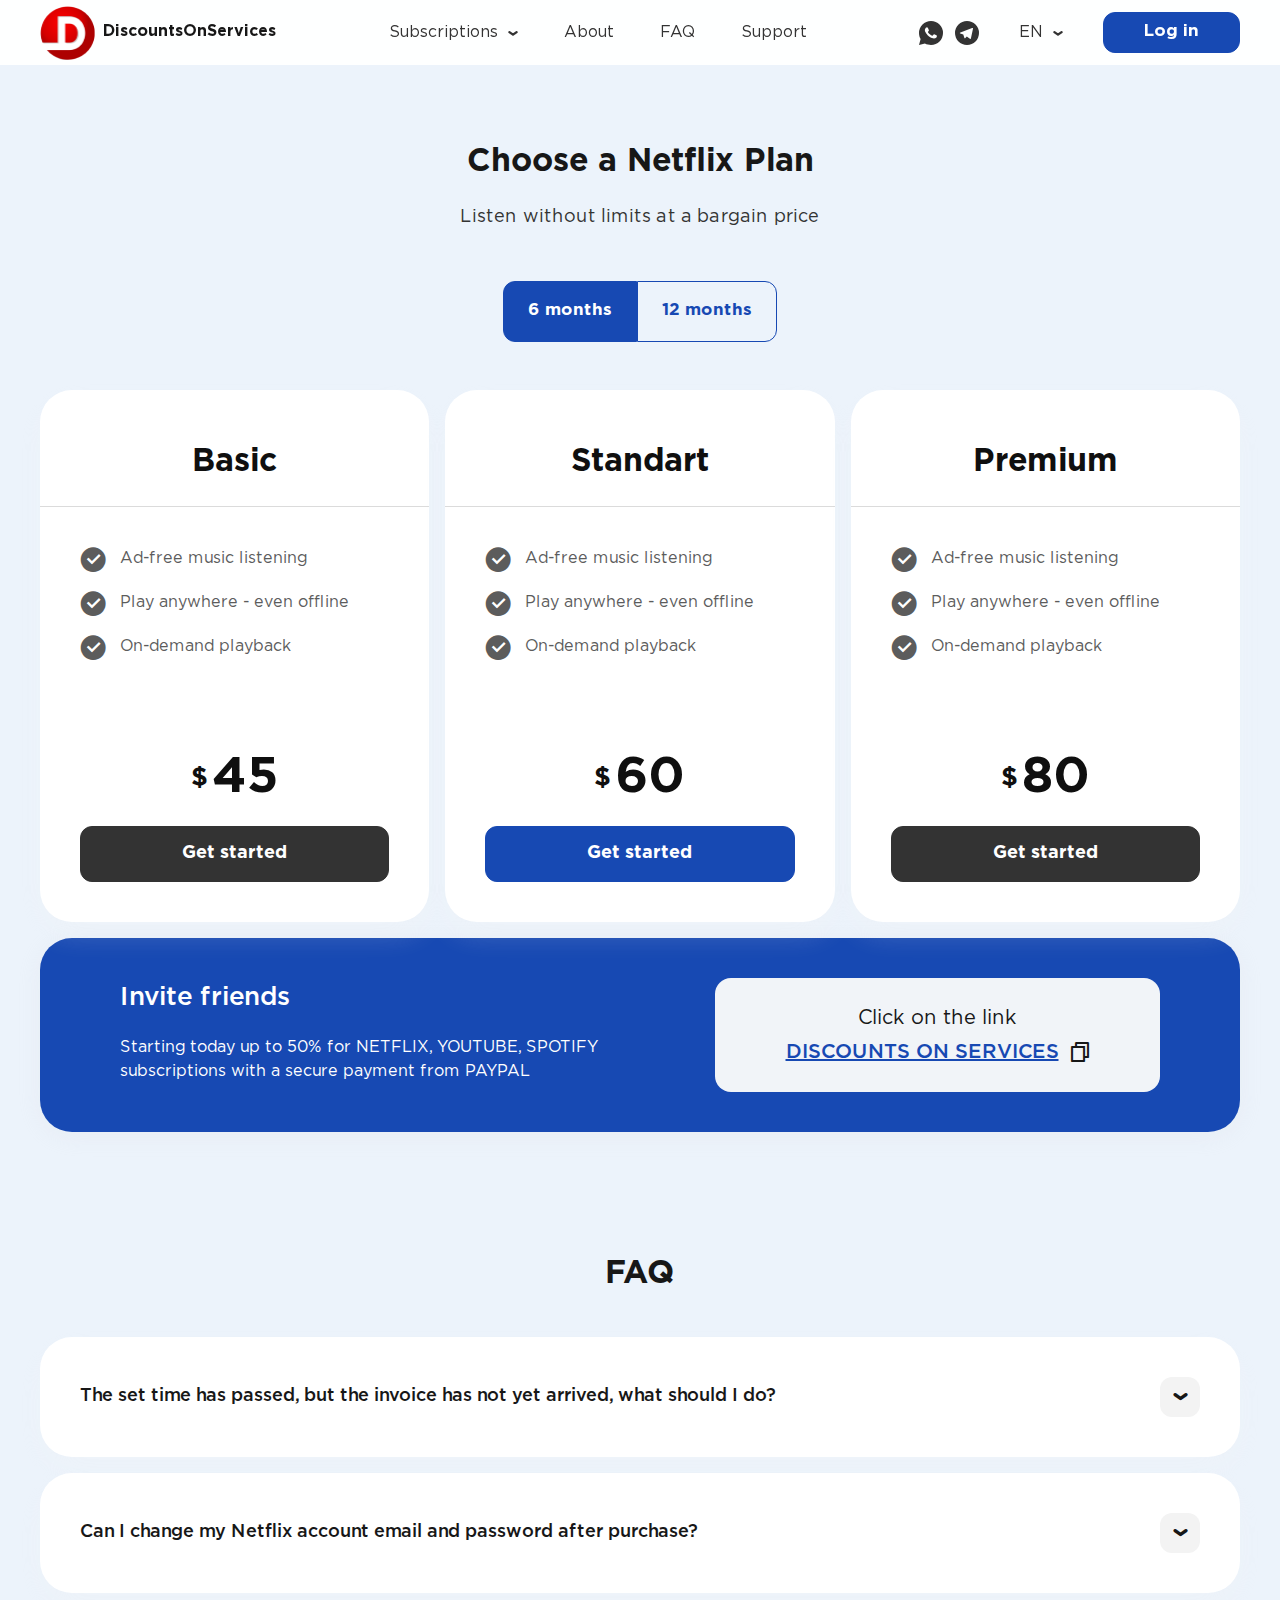
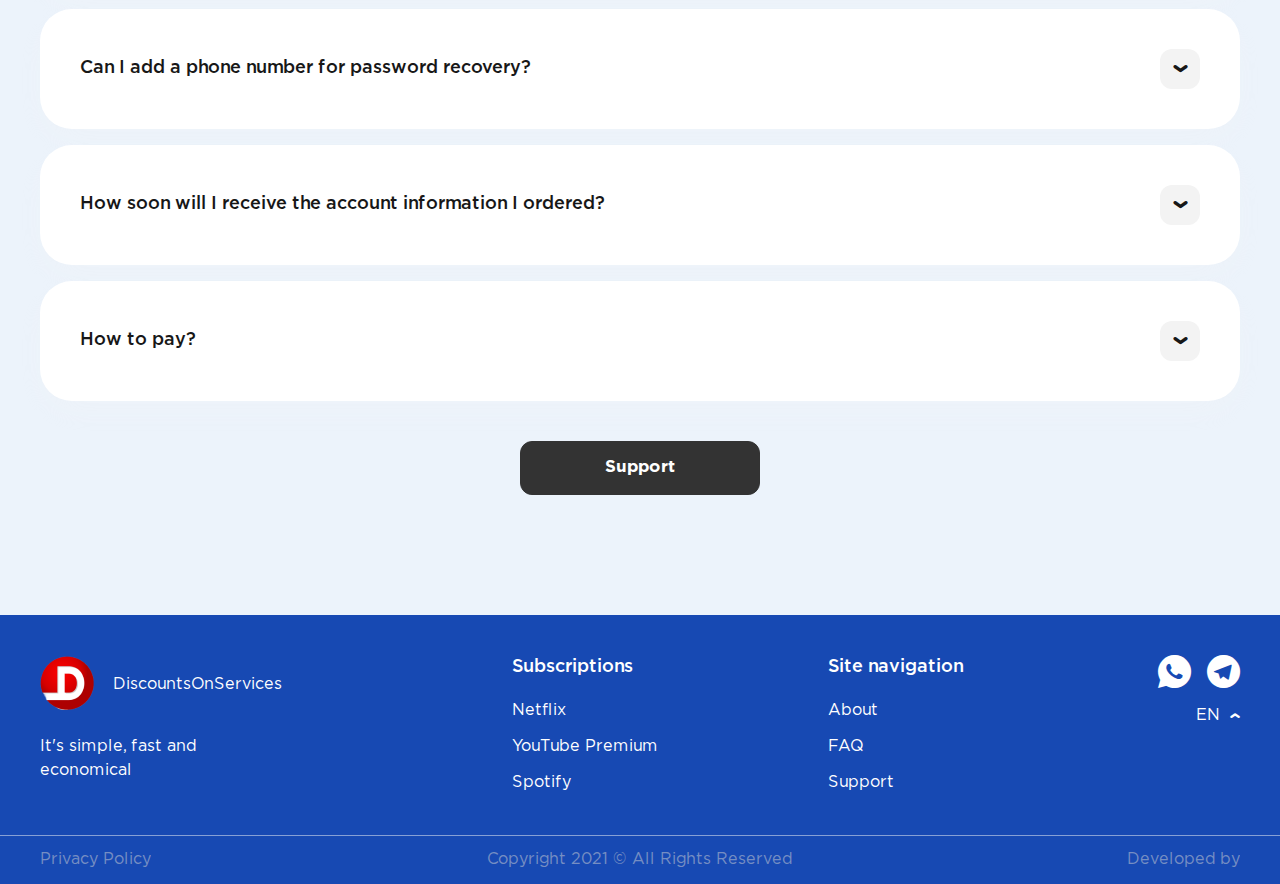
<file: netflix.html>
<!DOCTYPE html>
<html lang="en">

<head>
	<title>Netflix</title>
	<meta charset="UTF-8">
	<meta name="format-detection" content="telephone=no">
	<!-- <style>body{opacity: 0;}</style> -->
	<link rel="stylesheet" href="css/style.css">
	<link rel="shortcut icon" href="favicon.ico">
	<!-- <meta name="robots" content="noindex, nofollow"> -->
	<meta name="viewport" content="width=device-width, initial-scale=1.0">
</head>

<body>
	<div class="wrapper">
		<header data-lp class="header">
			<div class="header__container">
				<a href="home.html" class="header__logo logo">
					<img src="img/logo.png" alt="logo">
					<p class="logo__text">DiscountsOnServices</p>
				</a>
				<div class="header__menu menu">
					<nav class="menu__body">
						<div class="menu__wrapper">
							<ul class="menu__list">
								<li class="menu__item menu__item_sub">
									<button data-hover class="menu__sub-title">Subscriptions</button>
									<ul data-da=".menu__wrapper, 767.98, last" class="menu__sub-list">
										<li class="menu__sub-item"><a href="netflix.html" class="menu__sub-link menu__sub-link_active">Netflix</a></li>
										<li class="menu__sub-item"><a href="youtube.html" class="menu__sub-link">YouTube Premium</a></li>
										<li class="menu__sub-item"><a href="spotify.html" class="menu__sub-link">Spotify</a></li>
									</ul>
								</li>
								<li class="menu__item mobile"><a href="home.html" class="menu__link _icon-home">Home</a></li>
								<li class="menu__item"><a href="about.html" class="menu__link _icon-about">About</a></li>
								<li class="menu__item"><a href="faq.html" class="menu__link _icon-faq">FAQ</a></li>
								<li class="menu__item"><a href="support.html" class="menu__link _icon-support">Support</a></li>
							</ul>
						</div>
						<div class="menu__actions actions-header">
							<div class="actions-header__body">
								<div class="actions-header__social social social_header">
									<a href="" class="social__link _icon-whatSapp"></a>
									<a href="" class="social__link _icon-telegram"></a>
								</div>
								<div class="actions-header__languages languages languages_header">
									<button data-hover class="languages__title">EN</button>
									<ul class="languages__list">
										<li class="languages__item"><a href="" class="languages__link languages__link_active">English</a></li>
										<li class="languages__item"><a href="" class="languages__link">Ukraine</a></li>
										<li class="languages__item"><a href="" class="languages__link">Poland</a></li>
									</ul>
								</div>
							</div>
							<div class="actions-header__buttons">
								<button type="button" href="" data-popup="#login" class="actions-header__button button button_blue pc">Log in</button>
								<button type="button" href="" data-popup="#login" class="actions-header__button button button_border-blue mobile">Login</button>
								<button type="button" href="" data-popup="#signup" class="actions-header__button button button_blue mobile">Sign up</button>
							</div>
						</div>
					</nav>
				</div>
				<div class="header__burger">
					<button type="button" class="icon-menu"><span></span></button>
				</div>
			</div>
		</header>
		<main class="netflix-page">
			<section class="netflix-page__plan plan">
				<div class="plan__container">
					<div class="plan__hrader header-plan">
						<h1 class="header-plan__title title title_gray">Choose a Netflix Plan</h1>
						<div class="header-plan__text">
							<p>Listen without limits at a bargain price</p>
						</div>
					</div>
					<div class="plan__wrapper">
						<div data-tabs data-tabs-animate="1000" class="tabs-plan">
							<nav data-tabs-titles class="tabs-plan__navigation">
								<button type="button" class="tabs-plan__title button button_border-blue _tab-active">6 months</button>
								<button type="button" class="tabs-plan__title button button_border-blue">12 months</button>
							</nav>
							<div data-tabs-body class="tabs-plan__content">
								<div class="tabs-plan__body">
									<div class="tabs-plan__cards cards-plan">
										<article class="cards-plan__card">
											<div class="cards-plan__column">
												<div class="cards-plan__title">Basic</div>
												<div class="cards-plan__content">
													<div class="cards-plan__list">
														<div class="cards-plan__item _icon-ok">Ad-free music listening</div>
														<div class="cards-plan__item _icon-ok">Play anywhere - even offline</div>
														<div class="cards-plan__item _icon-ok">On-demand playback</div>
													</div>
													<div class="cards-plan__price"><span>$</span>45</div>
													<div class="cards-plan__actions">
														<button type="button" data-popup="#subscriptionApplication" href="" class="cards-plan__button button button_gray">Get started</button>
													</div>
												</div>
											</div>
										</article>
										<article class="cards-plan__card">
											<div class="cards-plan__column">
												<div class="cards-plan__title">Standart</div>
												<div class="cards-plan__content">
													<div class="cards-plan__list">
														<div class="cards-plan__item _icon-ok">Ad-free music listening</div>
														<div class="cards-plan__item _icon-ok">Play anywhere - even offline</div>
														<div class="cards-plan__item _icon-ok">On-demand playback</div>
													</div>
													<div class="cards-plan__price"><span>$</span>60</div>
													<div class="cards-plan__actions">
														<button type="button" data-popup="#subscriptionApplication" href="" class="cards-plan__button button button_blue">Get started</button>
													</div>
												</div>
											</div>
										</article>
										<article class="cards-plan__card">
											<div class="cards-plan__column">
												<div class="cards-plan__title">Premium</div>
												<div class="cards-plan__content">
													<div class="cards-plan__list">
														<div class="cards-plan__item _icon-ok">Ad-free music listening</div>
														<div class="cards-plan__item _icon-ok">Play anywhere - even offline</div>
														<div class="cards-plan__item _icon-ok">On-demand playback</div>
													</div>
													<div class="cards-plan__price"><span>$</span>80</div>
													<div class="cards-plan__actions">
														<button type="button" data-popup="#subscriptionApplication" href="" class="cards-plan__button button button_gray">Get started</button>
													</div>
												</div>
											</div>
										</article>
									</div>
								</div>
								<div class="tabs-plan__body">
									<div class="tabs-plan__cards cards-plan">
										<article class="cards-plan__card">
											<div class="cards-plan__column">
												<div class="cards-plan__title">Basic</div>
												<div class="cards-plan__content">
													<div class="cards-plan__list">
														<div class="cards-plan__item _icon-ok">Ad-free music listening</div>
														<div class="cards-plan__item _icon-ok">Play anywhere - even offline</div>
														<div class="cards-plan__item _icon-ok">On-demand playback</div>
													</div>
													<div class="cards-plan__price"><span>$</span>75</div>
													<div class="cards-plan__actions">
														<button type="button" data-popup="#subscriptionApplication" href="" class="cards-plan__button button button_gray">Get started</button>
													</div>
												</div>
											</div>
										</article>
										<article class="cards-plan__card">
											<div class="cards-plan__column">
												<div class="cards-plan__title">Standart</div>
												<div class="cards-plan__content">
													<div class="cards-plan__list">
														<div class="cards-plan__item _icon-ok">Ad-free music listening</div>
														<div class="cards-plan__item _icon-ok">Play anywhere - even offline</div>
														<div class="cards-plan__item _icon-ok">On-demand playback</div>
													</div>
													<div class="cards-plan__price"><span>$</span>110</div>
													<div class="cards-plan__actions">
														<button type="button" data-popup="#subscriptionApplication" href="" class="cards-plan__button button button_blue">Get started</button>
													</div>
												</div>
											</div>
										</article>
										<article class="cards-plan__card">
											<div class="cards-plan__column">
												<div class="cards-plan__title">Premium</div>
												<div class="cards-plan__content">
													<div class="cards-plan__list">
														<div class="cards-plan__item _icon-ok">Ad-free music listening</div>
														<div class="cards-plan__item _icon-ok">Play anywhere - even offline</div>
														<div class="cards-plan__item _icon-ok">On-demand playback</div>
													</div>
													<div class="cards-plan__price"><span>$</span>150</div>
													<div class="cards-plan__actions">
														<button type="button" data-popup="#subscriptionApplication" href="" class="cards-plan__button button button_gray">Get started</button>
													</div>
												</div>
											</div>
										</article>
									</div>
								</div>
							</div>
						</div>
						<div class="invite">
							<div class="invite__content">
								<div class="invite__header">
									<div class="invite__title">Invite friends</div>
									<div class="invite__text">
										<p>Starting today up to 50% for NETFLIX, YOUTUBE, SPOTIFY subscriptions with a secure payment from PAYPAL</p>
									</div>
								</div>
							</div>
							<div class="invite__wrapper copy-link">
								<div class="copy-link__label">Click on the link</div>
								<div class="copy-link__link">
									<a href="">Discounts On Services</a>
									<button data-copy-to-clipboard="Copy to clipboard" class="copy-link__icon"></button>
								</div>
							</div>
						</div>
					</div>
				</div>
			</section>

			<section class="netflix-page__faq faq">
				<div class="faq__container">
					<h2 class="faq__title title title_gray title_margin">FAQ</h2>
					<div data-spollers class="faq__spollers spollers">
						<div class="spollers__item">
							<button type="button" data-spoller class="spollers__title">
								<p>The set time has passed, but the invoice has not yet arrived, what should I do?</p><span></span>
							</button>
							<div class="spollers__body">
								<p>Lorem ipsum dolor sit amet consectetur adipisicing elit. Cum nobis facilis, asperiores cupiditate iure, dignissimos perspiciatis rerum laboriosam temporibus necessitatibus nisi error, doloribus excepturi. Laboriosam quas modi doloribus repellat tempore?</p>
							</div>
						</div>
						<div class="spollers__item">
							<button type="button" data-spoller class="spollers__title">
								<p>Can I change my Netflix account email and password after purchase?</p><span></span>
							</button>
							<div class="spollers__body">
								<p>Lorem ipsum dolor sit, amet consectetur adipisicing elit. Neque laborum, dolores necessitatibus reiciendis fugit illo unde corrupti quam excepturi repudiandae dignissimos distinctio quia nesciunt esse. Modi accusamus sit nulla repudiandae.</p>
							</div>
						</div>
						<div class="spollers__item">
							<button type="button" data-spoller class="spollers__title">
								<p>Can I add a phone number for password recovery?</p><span></span>
							</button>
							<div class="spollers__body">
								<p>Lorem ipsum dolor sit amet, consectetur adipisicing elit. Quasi placeat odit cumque a, ut necessitatibus, aperiam doloribus commodi exercitationem corporis incidunt, enim sequi! Quam delectus consectetur deleniti officiis hic illo.</p>
							</div>
						</div>
						<div class="spollers__item">
							<button type="button" data-spoller class="spollers__title">
								<p>How soon will I receive the account information I ordered?</p><span></span>
							</button>
							<div class="spollers__body">
								<p>Lorem ipsum dolor sit amet consectetur adipisicing elit. Repudiandae amet quibusdam excepturi, pariatur nesciunt earum voluptatibus, aliquam nihil temporibus magnam enim deleniti eius? Perspiciatis delectus, laudantium nulla pariatur quis dolor.</p>
							</div>
						</div>
						<div class="spollers__item">
							<button type="button" data-spoller class="spollers__title">
								<p>How to pay?</p><span></span>
							</button>
							<div class="spollers__body">
								<p>Lorem ipsum dolor sit amet consectetur adipisicing elit. Eum provident dicta ipsam unde, aliquam ratione voluptatibus ullam corporis. Voluptas perspiciatis animi consequatur ullam. Inventore odit, nesciunt aliquid cum magni quo!</p>
							</div>
						</div>
					</div>
					<div class="faq__actions">
						<a href="support.html" class="faq__button button button_gray">Support</a>
					</div>
				</div>
			</section>
		</main>
		<footer class="footer">
			<div class="footer__main main-footer">
				<div class="main-footer__container">
					<div class="main-footer__column main-footer__column_main">
						<a href="home.html" class="main-footer__logo">
							<div class="main-footer__img">
								<img src="img/logo.png" alt="logo">
							</div>
							<p>DiscountsOnServices</p>
						</a>
						<div class="main-footer__text">
							<p>It's simple, fast and economical</p>
						</div>
					</div>
					<div class="main-footer__column">
						<div class="main-footer__label">Subscriptions</div>
						<nav class="main-footer__menu menu-footer">
							<ul class="menu-footer__list">
								<li class="menu-footer__item">
									<a href="netflix.html" class="menu-footer__link">Netflix</a>
								</li>
								<li class="menu-footer__item">
									<a href="youtube.html" class="menu-footer__link">YouTube Premium</a>
								</li>
								<li class="menu-footer__item">
									<a href="spotify.html" class="menu-footer__link">Spotify</a>
								</li>
							</ul>
						</nav>
					</div>
					<div class="main-footer__column">
						<div class="main-footer__label">Site navigation</div>
						<nav class="main-footer__menu menu-footer">
							<ul class="menu-footer__list">
								<li class="menu-footer__item">
									<a href="about.html" class="menu-footer__link">About</a>
								</li>
								<li class="menu-footer__item">
									<a href="faq.html" class="menu-footer__link">FAQ</a>
								</li>
								<li class="menu-footer__item">
									<a href="support.html" class="menu-footer__link">Support</a>
								</li>
							</ul>
						</nav>
					</div>
					<div class="main-footer__column main-footer__column_last">
						<div class="main-footer__social social social_footer">
							<a href="" class="social__link _icon-whatSapp"></a>
							<a href="" class="social__link _icon-telegram"></a>
						</div>
						<div class="main-footer__languages languages languages_footer">
							<button data-hover class="languages__title">EN</button>
							<ul class="languages__list">
								<li class="languages__item"><a href="" class="languages__link languages__link_active">English</a></li>
								<li class="languages__item"><a href="" class="languages__link">Ukraine</a></li>
								<li class="languages__item"><a href="" class="languages__link">Poland</a></li>
							</ul>
						</div>
					</div>
				</div>
			</div>
			<div class="footer__copy copy-footer">
				<div class="copy-footer__container">
					<div class="copy-footer__item">Privacy Policy</div>
					<div class="copy-footer__item">Copyright 2021 © All Rights Reserved</div>
					<div class="copy-footer__item">Developed by</div>
				</div>
			</div>
		</footer>
	</div>
	<div id="login" aria-hidden="true" class="popup">
		<div class="popup__wrapper">
			<div class="popup__content">
				<button data-close type="button" class="popup__close">
					<span class="popup__action action-button"></span>
				</button>
				<div class="popup__header">
					<div class="popup__title">Log in</div>
					<div class="popup__label">New user? <button type="button" data-popup="#signup" href="">Create an account</button></div>
				</div>
				<form data-dev data-popup-message action="#" class="popup__form form">
					<div class="form__items">
						<div class="form__item">
							<label class="form__label" for="email-login">Email Address</label>
							<div class="form__body form__body_email">
								<input data-required data-validate id="email-login" autocomplete="off" type="text" name="form[email]" placeholder="Enter your e-mail" class="form__input input input_email">
							</div>
						</div>
						<div class="form__item">
							<label class="form__label" for="pass-login">Password</label>
							<div class="form__body form__body_password">
								<input data-required data-validate id="pass-login" autocomplete="off" type="password" name="form[pass]" placeholder="*******" value="" class="form__input input input_password">
								<button class="form__viewpass" type="button"></button>
							</div>
						</div>
					</div>
					<div class="form__actions form__actions_space-between">
						<div class="form__link form__link_forgot-pass">
							<button type="button" data-popup="#forgetPassword" href="">Forget Password?</button>
						</div>
						<button type="submit" class="form__button button button_blue">Log in</button>
					</div>
				</form>

				<div class="popup__with-help with-help">
					<div class="with-help__label"><span>Or sign in with</span></div>
					<div class="with-help__action">
						<a href="" class="with-help__button">
							<img src="img/icons/g.png" alt="icon">
						</a>
						<a href="" class="with-help__button">
							<img src="img/icons/f.svg" alt="icon">
						</a>
						<a href="" class="with-help__button">
							<img src="img/icons/a.png" alt="icon">
						</a>
					</div>
				</div>
				<div class="popup__policy policy">
					Protected by reCAPTCHA and subject to the Google
					<a href="" class="policy__link">Privacy Policy</a> and
					<a href="" class="policy__link policy__link_black">Terms of Service</a>.
				</div>
			</div>
		</div>
	</div>

	<div id="signup" aria-hidden="true" class="popup">
		<div class="popup__wrapper">
			<div class="popup__content">
				<button data-close type="button" class="popup__close">
					<span class="popup__action action-button"></span>
				</button>
				<div class="popup__header">
					<div class="popup__title">Create an account</div>
					<div class="popup__label">Already have an account? <button type="button" data-popup="#login" href="">Sign In</button></div>
				</div>
				<form data-dev data-popup-message="#emailVerification" action="#" class="popup__form form">
					<div class="form__items">
						<div class="form__item">
							<label class="form__label" for="userName-signup">User name</label>
							<div class="form__body form__body_user">
								<input data-required data-validate id="userName-signup" autocomplete="off" type="text" name="form[name]" placeholder="Enter your name" class="form__input input input_email">
							</div>
						</div>
						<div class="form__item">
							<label class="form__label" for="email-signup">Email Address</label>
							<div class="form__body form__body_email">
								<input data-required data-validate id="email-signup" autocomplete="off" type="text" name="form[email]" placeholder="Enter your e-mail" class="form__input input input_email">
							</div>
						</div>
						<div class="form__item">
							<label class="form__label" for="pass-signup">Password</label>
							<div class="form__body form__body_password">
								<input data-required data-validate id="pass-signup" autocomplete="off" type="password" name="form[pass]" placeholder="*******" value="" class="form__input input input_password">
								<button class="form__viewpass" type="button"></button>
							</div>
						</div>
						<div class="form__checkbox checkbox">
							<input id="check-signup" data-required data-validate class="checkbox__input" type="checkbox" value="1" name="form[check]">
							<label for="check-signup" class="checkbox__label"><span class="checkbox__text policy policy_gray">By creating an account you agree to our <a href="" class="policy__link">Privacy Policy and Terms of Service.</a></span></label>
						</div>
					</div>
					<div class="form__actions">
						<button type="submit" class="form__button button button_blue">Sing up</button>
					</div>
				</form>
				<div class="popup__with-help with-help">
					<div class="with-help__label"><span>Or sign in with</span></div>
					<div class="with-help__action">
						<a href="" class="with-help__button">
							<img src="img/icons/g.png" alt="icon">
						</a>
						<a href="" class="with-help__button">
							<img src="img/icons/f.svg" alt="icon">
						</a>
						<a href="" class="with-help__button">
							<img src="img/icons/a.png" alt="icon">
						</a>
					</div>
				</div>
			</div>
		</div>
	</div>

	<div id="emailVerification" aria-hidden="true" class="popup">
		<div class="popup__wrapper">
			<div class="popup__content">
				<button data-close type="button" class="popup__close">
					<span class="popup__action action-button"></span>
				</button>
				<div class="popup__header">
					<div class="popup__title">Email verification</div>
					<div class="popup__label">Please enter the 6-digit verification code that was sent to name@gmail,com. The code is valid for 30 minutes.</div>
				</div>
				<form data-dev data-popup-message="#successfulRegistration" action="#" class="popup__form form">
					<div class="form__items">
						<div class="form__item">
							<label class="form__label" for="code-emailVerification">Email verification code</label>
							<div class="form__body form__body_code">
								<input data-required data-validate id="code-emailVerification" autocomplete="off" type="text" name="form[code]" placeholder="XXXX" class="form__input input input_code">
								<input type="reset" value="Resent code" class="form__reset">
							</div>
						</div>
					</div>
					<div class="form__actions">
						<button type="submit" class="form__button button button_blue">Sing up</button>
					</div>
				</form>
				<button type="button" href="" data-popup="#signup" class="popup__link">Didn’t receive the code?</button>
			</div>
		</div>
	</div>

	<div id="successfulRegistration" aria-hidden="true" class="popup">
		<div class="popup__wrapper">
			<div class="popup__content">
				<button data-close type="button" class="popup__close">
					<span class="popup__action action-button"></span>
				</button>
				<div class="popup__header">
					<div class="popup__title">Successful registration</div>
					<div class="popup__label">By optimizing our work and using internal tools, we were able to lower the prices while keeping the highest possible.</div>
				</div>
				<div class="popup__actions">
					<button data-close type="submit" class="form__button button button_blue">Continue work</button>
				</div>
			</div>
		</div>
	</div>

	<div id="forgetPassword" aria-hidden="true" class="popup">
		<div class="popup__wrapper">
			<div class="popup__content">
				<button data-close type="button" class="popup__close">
					<span class="popup__action action-button"></span>
				</button>
				<div class="popup__header">
					<div class="popup__title">Forget Password</div>
					<div class="popup__label">We will send reset code in this emaill.</div>
				</div>

				<form data-dev data-popup-message="#forgetVerificationCode" action="#" class="popup__form form">
					<div class="form__items">
						<div class="form__item">
							<label class="form__label" for="email-forgetPassword">Email Address</label>
							<div class="form__body form__body_email">
								<input data-required data-validate id="email-forgetPassword" autocomplete="off" type="text" name="form[email]" placeholder="Enter your e-mail" class="form__input input input_email">
							</div>
						</div>
					</div>
					<div class="form__actions form__actions_space-between">
						<button type="submit" class="form__button button button_blue">Submit</button>
					</div>
				</form>
			</div>
		</div>
	</div>

	<div id="forgetVerificationCode" aria-hidden="true" class="popup">
		<div class="popup__wrapper">
			<div class="popup__content">
				<button data-close type="button" class="popup__close">
					<span class="popup__action action-button"></span>
				</button>
				<div class="popup__header">
					<div class="popup__title">Forget Password</div>
					<div class="popup__label">We will send reset code in this emaill.</div>
				</div>
				<form data-dev data-popup-message="#forgetCreateNewPass" action="#" class="popup__form form">
					<div class="form__items">
						<div class="form__item">
							<label class="form__label" for="code-forgetVerificationCode">Email verification code</label>
							<div class="form__body form__body_code">
								<input data-required data-validate id="code-forgetVerificationCode" autocomplete="off" type="text" name="form[name]" placeholder="XXXX" class="form__input input input_code">
								<input type="reset" value="Resent code" class="form__reset">
							</div>
						</div>
					</div>
					<div class="form__actions">
						<button type="submit" class="form__button button button_blue">Restore Password</button>
					</div>
				</form>
			</div>
		</div>
	</div>

	<div id="forgetCreateNewPass" aria-hidden="true" class="popup">
		<div class="popup__wrapper">
			<div class="popup__content">
				<button data-close type="button" class="popup__close">
					<span class="popup__action action-button"></span>
				</button>
				<div class="popup__header">
					<div class="popup__title">Forget Password</div>
					<div class="popup__label">Enter a new password.</div>
				</div>
				<form data-dev data-popup-message="#successfulCreateNewPass" action="#" class="popup__form form">
					<div class="form__items form__items-sb">
						<div class="form__item">
							<label class="form__label" for="pass-forgetCreateNewPass">Password</label>
							<div class="form__body form__body_password">
								<input data-required data-validate id="pass-forgetCreateNewPass" autocomplete="off" type="password" name="form[pass]" placeholder="*******" value="" class="form__input input input_password">
								<button class="form__viewpass" type="button"></button>
							</div>
						</div>
						<div class="form__item">
							<label class="form__label" for="confirm-forgetCreateNewPass">Confirm Password</label>
							<div class="form__body form__body_password">
								<input data-required data-validate id="confirm-forgetCreateNewPass" autocomplete="off" type="password" name="form[pass]" placeholder="*******" value="" class="form__input input input_password">
								<button class="form__viewpass" type="button"></button>
							</div>
						</div>
					</div>
					<div class="form__actions form__actions_space-between">
						<button type="submit" class="form__button button button_blue">Restore Password</button>
					</div>
				</form>
			</div>
		</div>
	</div>

	<div id="successfulCreateNewPass" aria-hidden="true" class="popup">
		<div class="popup__wrapper">
			<div class="popup__content">
				<button data-close type="button" class="popup__close">
					<span class="popup__action action-button"></span>
				</button>
				<div class="popup__header">
					<div class="popup__title">Successful</div>
					<div class="popup__label">By optimizing our work and using internal tools, we were able to lower the prices while keeping the highest possible.</div>
				</div>
				<div class="popup__actions">
					<button data-close type="button" class="popup__button button button_blue">Continue work</button>
				</div>
			</div>
		</div>
	</div>

	<div id="logout" aria-hidden="true" class="popup">
		<div class="popup__wrapper">
			<div class="popup__content">
				<button data-close type="button" class="popup__close">
					<span class="popup__action action-button"></span>
				</button>
				<div class="popup__header">
					<div class="popup__title">Are you sure want to logout?</div>
				</div>
				<form data-dev data-popup-message="" action="#" class="popup__form form">
					<div class="form__actions">
						<button type="button" data-close class="form__button button button_border-blue">Cancel</button>
						<button type="submit" class="form__button button button_blue">Yes, Logout</button>
					</div>
				</form>
			</div>
		</div>
	</div>

	<div id="subscriptionApplication" aria-hidden="true" class="popup">
		<div class="popup__wrapper">
			<div class="popup__content">
				<button data-close type="button" class="popup__close">
					<span class="popup__action action-button"></span>
				</button>
				<div class="popup__header">
					<div class="popup__title">Subscription Application</div>
				</div>
				<form data-dev data-popup-message="#purchasePayment" action="#" class="popup__form form">
					<div class="form__items">
						<div class="form__item">
							<label class="form__label" for="userName-subscriptionApplication">Enter your name</label>
							<div class="form__body form__body_user">
								<input data-required data-validate id="userName-subscriptionApplication" autocomplete="off" type="text" name="form[name]" placeholder="Enter your name" class="form__input input input_user">
							</div>
						</div>
						<div class="form__item">
							<label class="form__label" for="email-subscriptionApplication">E-mail</label>
							<div class="form__body form__body_email">
								<input data-required data-validate id="email-subscriptionApplication" autocomplete="off" type="text" name="form[email]" placeholder="Enter your e-mail" class="form__input input input_email">
							</div>
						</div>
						<div class="form__item">
							<label class="form__label" for="phone-subscriptionApplication">Phone</label>
							<div class="form__body form__body_phone">
								<input data-required data-validate id="phone-subscriptionApplication" autocomplete="off" name="form[phone]" placeholder="Enter your phone" class="form__input input input_phone">
							</div>
						</div>
					</div>
					<div class="form__actions">
						<button type="submit" class="form__button button button_blue">Apply</button>
					</div>
				</form>
			</div>
		</div>
	</div>

	<div id="purchasePayment" aria-hidden="true" class="popup">
		<div class="popup__wrapper">
			<div class="popup__content">
				<button data-close type="button" class="popup__close">
					<span class="popup__action action-button"></span>
				</button>
				<div class="popup__header">
					<div class="popup__title">Purchase payment</div>
				</div>
				<div class="popup__payment payment-buttons">
					<a href="" class="payment-buttons__button">
						<img src="img/icons/aPay.svg" alt="aPay">
					</a>
					<a href="" class="payment-buttons__button">
						<img src="img/icons/gPay.svg" alt="gPay">
					</a>
				</div>
				<form data-dev data-popup-message="#subscriptionPaid" action="#" class="popup__form form">
					<div class="form__items">
						<div class="form__item">
							<label class="form__label" for="cardNumber-purchasePayment">Card Number</label>
							<div class="form__body form__body_card">
								<input data-required data-validate id="cardNumber-purchasePayment" autocomplete="off" type="text" name="form[card]" placeholder="1234 1234 1234 1234" class="form__input input input_card">
							</div>
						</div>
						<div class="form__items-sb">
							<div class="form__item">
								<label class="form__label" for="date-purchasePayment">Expiration Date</label>
								<div class="form__body form__body_date">
									<input data-required data-validate id="date-purchasePayment" autocomplete="off" type="text" name="form[date]" placeholder="MM/ГГ" class="form__input input input_date">
								</div>
							</div>
							<div class="form__item">
								<label class="form__label" for="cvc-purchasePayment">СVC</label>
								<div class="form__body form__body_cvc">
									<input data-required data-validate id="cvc-purchasePayment" autocomplete="off" name="form[cvc]" placeholder="CVC" class="form__input input input_cvc">
								</div>
							</div>
						</div>
					</div>
					<div class="form__actions">
						<button type="submit" class="form__button button button_blue">Pay with card</button>
						<div class="form__disclaimer">We do not collect information on your cards, everything is safe</div>
					</div>
				</form>
				<div class="popup__alternative">
					<div class="popup__header">
						<div class="popup__title popup__title_small">Payment by crypto wallet</div>
					</div>
					<form data-dev data-popup-message="#purchasePaymentCrypto" action="#" class="popup__form form form_alternative">
						<div class="form__items">
							<div class="form__item">
								<div class="form__label">Select currency</div>
								<select class="form__sell-currency" name="form[sel]" data-class-modif="form">
									<option value="1" selected>Bitcoin</option>
									<option value="2">1 Bitcoin</option>
									<option value="3">2 Bitcoin</option>
									<option value="4">3 Bitcoin</option>
								</select>
							</div>
						</div>
						<div class="form__actions">
							<button type="submit" class="form__button button button_blue">Pay</button>
						</div>
					</form>
				</div>
			</div>
		</div>
	</div>

	<div id="purchasePaymentCrypto" aria-hidden="true" class="popup">
		<div class="popup__wrapper">
			<div class="popup__content">
				<button data-close type="button" class="popup__close">
					<span class="popup__action action-button"></span>
				</button>
				<div class="popup__header">
					<div class="popup__title">Purchase payment</div>
				</div>
				<div class="popup__alternative">
					<div class="popup__header">
						<div class="popup__title popup__title_small">Payment by crypto wallet</div>
					</div>
					<form data-dev data-popup-message="#purchasePaymentCryptoAdrress" action="#" class="popup__form form">
						<div class="form__items">
							<div class="form__item">
								<div class="form__label">Choose the Blockhain Network</div>
								<select class="form__sell-currency" name="form[sel]" data-class-modif="form">
									<option value="1" selected>Bitckhain BTC network</option>
									<option value="2">1 Bitckhain BTC network</option>
									<option value="3">2 Bitckhain BTC network</option>
									<option value="4">3 Bitckhain BTC network</option>
								</select>
							</div>
						</div>
						<div class="form__actions">
							<button type="submit" class="form__button button button_blue">Pay</button>
						</div>
					</form>
				</div>
			</div>
		</div>
	</div>

	<div id="purchasePaymentCryptoAdrress" aria-hidden="true" class="popup">
		<div class="popup__wrapper">
			<div class="popup__content">
				<button data-close type="button" class="popup__close">
					<span class="popup__action action-button"></span>
				</button>
				<div class="popup__header">
					<div class="popup__title">Purchase payment</div>
				</div>
				<div class="popup__alternative">
					<div class="popup__header">
						<div class="popup__title popup__title_small">Payment by crypto wallet</div>
					</div>
					<form data-dev data-popup-message="#subscriptionPaid" action="#" class="popup__form form">
						<div class="form__items">
							<div class="form__item form__item_info">The amount to be paid: <span>0.00158039 BTC</span></div>
							<div class="form__item form__item_info">Blockchain: <span>BTC network</span></div>
						</div>
						<div class="form__link-copy copy-link copy-link_popup">
							<div class="copy-link__label">You can copy the address:</div>
							<div class="copy-link__link">
								<a href="">3PGgmpAxfzyS728UytENU</a>
								<button type="button" data-copy-to-clipboard="Copy to clipboard" class="copy-link__icon"></button>
							</div>
						</div>

						<div class="form__actions">
							<button type="submit" class="form__button button button_blue">ok</button>
						</div>
					</form>
				</div>
			</div>
		</div>
	</div>

	<div id="subscriptionPaid" aria-hidden="true" class="popup">
		<div class="popup__wrapper">
			<div class="popup__content">
				<button data-close type="button" class="popup__close">
					<span class="popup__action action-button"></span>
				</button>
				<div class="popup__header popup__header_successful">
					<div class="popup__image">
						<img src="img/how/3.svg" alt="icon">
					</div>
					<div class="popup__title">Subscription paid</div>
				</div>
				<div class="popup__actions">
					<button data-close class="popup__button button button_blue">Continue work</button>
				</div>
			</div>
		</div>
	</div>

	<div id="contactSupport" aria-hidden="true" class="popup">
		<div class="popup__wrapper">
			<div class="popup__content">
				<button data-close type="button" class="popup__close">
					<span class="popup__action action-button"></span>
				</button>
				<div class="popup__header">
					<div class="popup__title">Contact support</div>
				</div>
				<form data-dev data-popup-message="#successfulCreateNewPass" action="#" class="popup__form form">
					<div class="form__items">
						<div class="form__item">
							<label class="form__label" for="userName-contactSupport">Enter your name</label>
							<div class="form__body form__body_user">
								<input data-required data-validate id="userName-contactSupport" autocomplete="off" type="text" name="form[name]" placeholder="Enter your name" class="form__input input input_user">
							</div>
						</div>
						<div class="form__item">
							<label class="form__label" for="email-contactSupport">E-mail</label>
							<div class="form__body form__body_email">
								<input data-required data-validate id="email-contactSupport" autocomplete="off" type="text" name="form[email]" placeholder="Enter your e-mail" class="form__input input input_email">
							</div>
						</div>
						<div class="form__item">
							<label class="form__label" for="question-contactSupport">Your message</label>
							<div class="form__body form__body_textarea">
								<textarea data-required data-validate autocomplete="off" name="form[]" placeholder="Enter your message" id="question-contactSupport" class="form__input input input_textarea"></textarea>
							</div>
						</div>
					</div>
					<div class="form__actions">
						<button type="submit" class="form__button button button_blue">Send</button>
					</div>
				</form>
			</div>
		</div>
	</div>
	<script src="js/app.min.js?_v=20230126193626"></script>
</body>

</html>
</file>
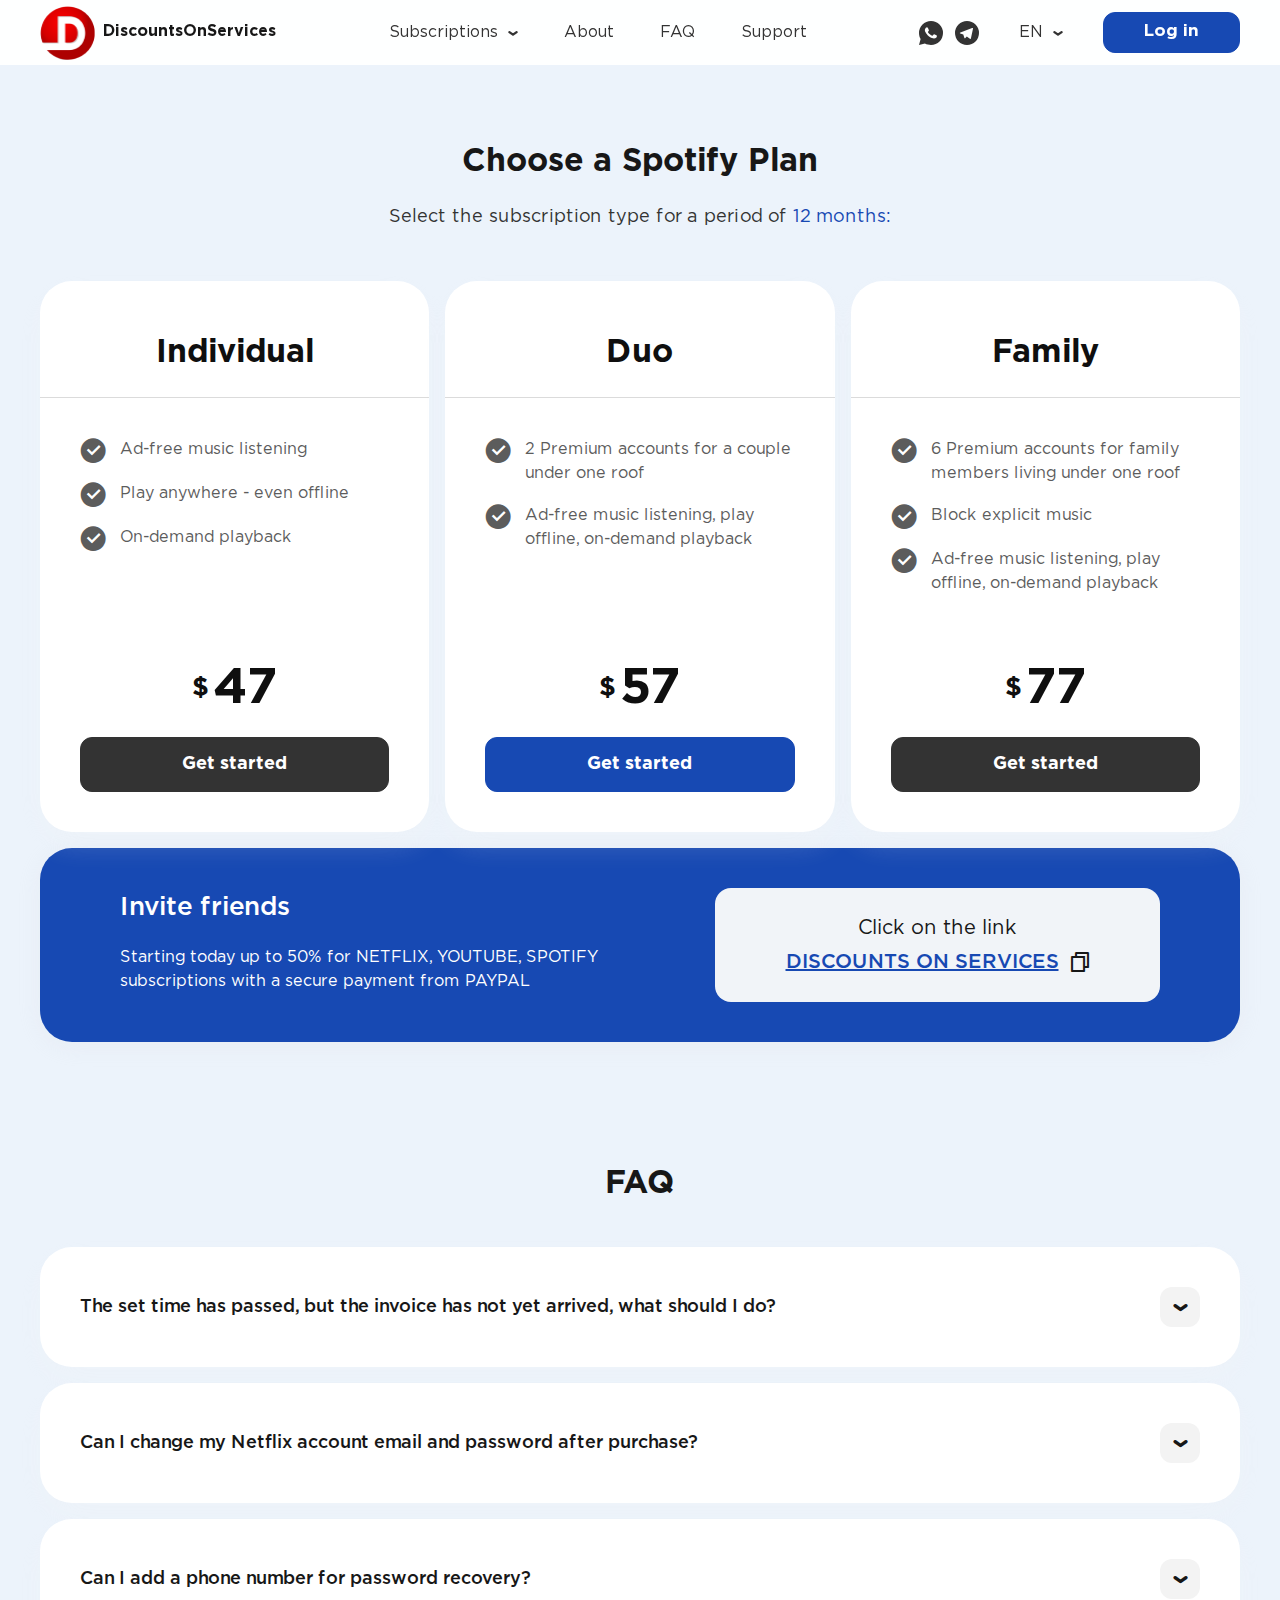
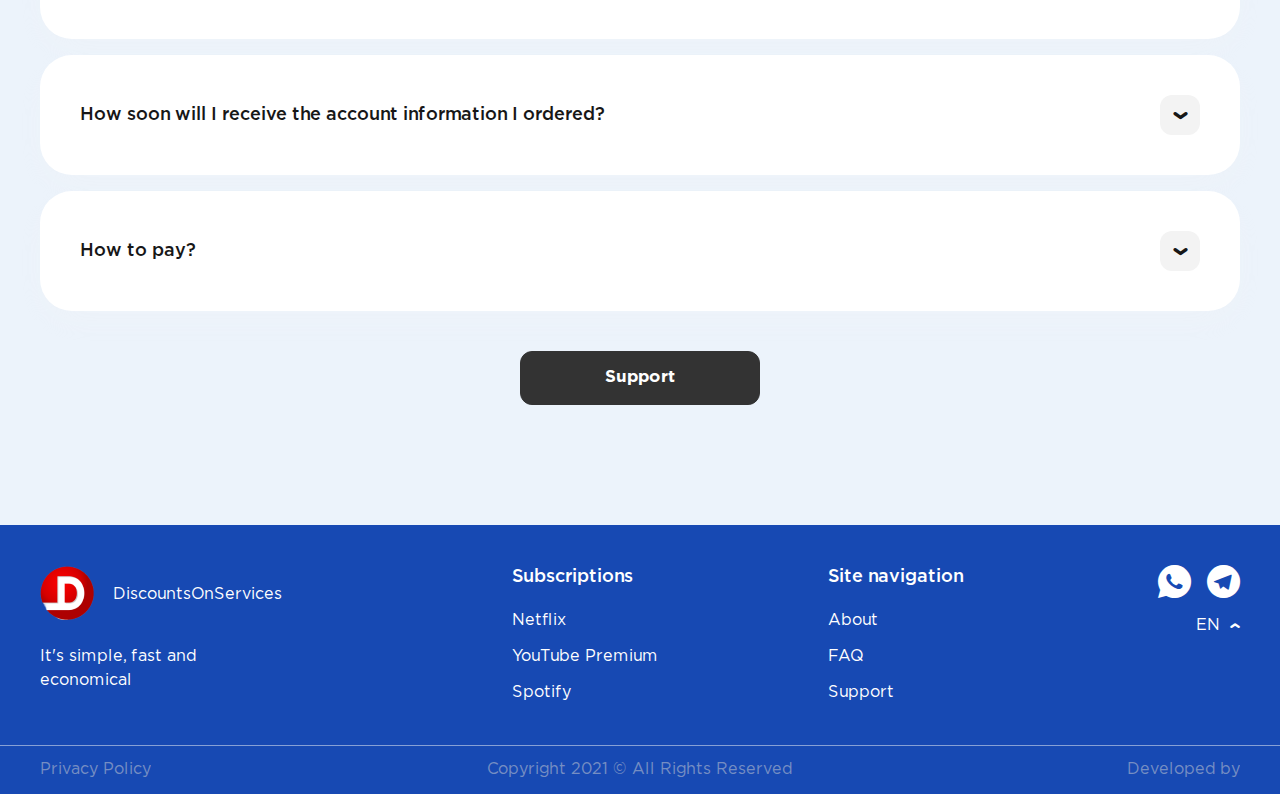
<file: spotify.html>
<!DOCTYPE html>
<html lang="en">

<head>
	<title>Spotify</title>
	<meta charset="UTF-8">
	<meta name="format-detection" content="telephone=no">
	<!-- <style>body{opacity: 0;}</style> -->
	<link rel="stylesheet" href="css/style.css">
	<link rel="shortcut icon" href="favicon.ico">
	<!-- <meta name="robots" content="noindex, nofollow"> -->
	<meta name="viewport" content="width=device-width, initial-scale=1.0">
</head>

<body>
	<div class="wrapper">
		<header data-lp class="header">
			<div class="header__container">
				<a href="home.html" class="header__logo logo">
					<img src="img/logo.png" alt="logo">
					<p class="logo__text">DiscountsOnServices</p>
				</a>
				<div class="header__menu menu">
					<nav class="menu__body">
						<div class="menu__wrapper">
							<ul class="menu__list">
								<li class="menu__item menu__item_sub">
									<button data-hover class="menu__sub-title">Subscriptions</button>
									<ul data-da=".menu__wrapper, 767.98, last" class="menu__sub-list">
										<li class="menu__sub-item"><a href="netflix.html" class="menu__sub-link">Netflix</a></li>
										<li class="menu__sub-item"><a href="youtube.html" class="menu__sub-link">YouTube Premium</a></li>
										<li class="menu__sub-item"><a href="spotify.html" class="menu__sub-link menu__sub-link_active">Spotify</a></li>
									</ul>
								</li>
								<li class="menu__item mobile"><a href="home.html" class="menu__link _icon-home">Home</a></li>
								<li class="menu__item"><a href="about.html" class="menu__link _icon-about">About</a></li>
								<li class="menu__item"><a href="faq.html" class="menu__link _icon-faq">FAQ</a></li>
								<li class="menu__item"><a href="support.html" class="menu__link _icon-support">Support</a></li>
							</ul>
						</div>
						<div class="menu__actions actions-header">
							<div class="actions-header__body">
								<div class="actions-header__social social social_header">
									<a href="" class="social__link _icon-whatSapp"></a>
									<a href="" class="social__link _icon-telegram"></a>
								</div>
								<div class="actions-header__languages languages languages_header">
									<button data-hover class="languages__title">EN</button>
									<ul class="languages__list">
										<li class="languages__item"><a href="" class="languages__link languages__link_active">English</a></li>
										<li class="languages__item"><a href="" class="languages__link">Ukraine</a></li>
										<li class="languages__item"><a href="" class="languages__link">Poland</a></li>
									</ul>
								</div>
							</div>
							<div class="actions-header__buttons">
								<button type="button" href="" data-popup="#login" class="actions-header__button button button_blue pc">Log in</button>
								<button type="button" href="" data-popup="#login" class="actions-header__button button button_border-blue mobile">Login</button>
								<button type="button" href="" data-popup="#signup" class="actions-header__button button button_blue mobile">Sign up</button>
							</div>
						</div>
					</nav>
				</div>
				<div class="header__burger">
					<button type="button" class="icon-menu"><span></span></button>
				</div>
			</div>
		</header>
		<main class="netflix-page">
			<section class="netflix-page__plan plan">
				<div class="plan__container">
					<div class="plan__hrader header-plan">
						<h1 class="header-plan__title title title_gray">Choose a Spotify Plan</h1>
						<div class="header-plan__text">
							<p>Select the subscription type for a period of <span>12 months:</span></p>
						</div>
					</div>
					<div class="plan__wrapper">
						<div class="tabs-plan__cards cards-plan">
							<article class="cards-plan__card">
								<div class="cards-plan__column">
									<div class="cards-plan__title">Individual</div>
									<div class="cards-plan__content">
										<div class="cards-plan__list">
											<div class="cards-plan__item _icon-ok">Ad-free music listening</div>
											<div class="cards-plan__item _icon-ok">Play anywhere - even offline</div>
											<div class="cards-plan__item _icon-ok">On-demand playback</div>
										</div>
										<div class="cards-plan__price"><span>$</span>47</div>
										<div class="cards-plan__actions">
											<button type="button" data-popup="#subscriptionApplication" href="" class="cards-plan__button button button_gray">Get started</button>
										</div>
									</div>
								</div>
							</article>
							<article class="cards-plan__card">
								<div class="cards-plan__column">
									<div class="cards-plan__title">Duo</div>
									<div class="cards-plan__content">
										<div class="cards-plan__list">
											<div class="cards-plan__item _icon-ok">2 Premium accounts for a couple under one roof</div>
											<div class="cards-plan__item _icon-ok">Ad-free music listening, play offline, on-demand playback</div>
										</div>
										<div class="cards-plan__price"><span>$</span>57</div>
										<div class="cards-plan__actions">
											<button type="button" data-popup="#subscriptionApplication" href="" class="cards-plan__button button button_blue">Get started</button>
										</div>
									</div>
								</div>
							</article>
							<article class="cards-plan__card">
								<div class="cards-plan__column">
									<div class="cards-plan__title">Family</div>
									<div class="cards-plan__content">
										<div class="cards-plan__list">
											<div class="cards-plan__item _icon-ok">6 Premium accounts for family members living under one roof</div>
											<div class="cards-plan__item _icon-ok">Block explicit music</div>
											<div class="cards-plan__item _icon-ok">Ad-free music listening, play offline, on-demand playback</div>
										</div>
										<div class="cards-plan__price"><span>$</span>77</div>
										<div class="cards-plan__actions">
											<button type="button" data-popup="#subscriptionApplication" href="" class="cards-plan__button button button_gray">Get started</button>
										</div>
									</div>
								</div>
							</article>
						</div>
						<div class="invite">
							<div class="invite__content">
								<div class="invite__header">
									<div class="invite__title">Invite friends</div>
									<div class="invite__text">
										<p>Starting today up to 50% for NETFLIX, YOUTUBE, SPOTIFY subscriptions with a secure payment from PAYPAL</p>
									</div>
								</div>
							</div>
							<div class="invite__wrapper copy-link">
								<div class="copy-link__label">Click on the link</div>
								<div class="copy-link__link">
									<a href="">Discounts On Services</a>
									<button data-copy-to-clipboard="Copy to clipboard" class="copy-link__icon"></button>
								</div>
							</div>
						</div>
					</div>
				</div>
			</section>

			<section class="netflix-page__faq faq">
				<div class="faq__container">
					<h2 class="faq__title title title_gray title_margin">FAQ</h2>
					<div data-spollers class="faq__spollers spollers">
						<div class="spollers__item">
							<button type="button" data-spoller class="spollers__title">
								<p>The set time has passed, but the invoice has not yet arrived, what should I do?</p><span></span>
							</button>
							<div class="spollers__body">
								<p>Lorem ipsum dolor sit amet consectetur adipisicing elit. Cum nobis facilis, asperiores cupiditate iure, dignissimos perspiciatis rerum laboriosam temporibus necessitatibus nisi error, doloribus excepturi. Laboriosam quas modi doloribus repellat tempore?</p>
							</div>
						</div>
						<div class="spollers__item">
							<button type="button" data-spoller class="spollers__title">
								<p>Can I change my Netflix account email and password after purchase?</p><span></span>
							</button>
							<div class="spollers__body">
								<p>Lorem ipsum dolor sit, amet consectetur adipisicing elit. Neque laborum, dolores necessitatibus reiciendis fugit illo unde corrupti quam excepturi repudiandae dignissimos distinctio quia nesciunt esse. Modi accusamus sit nulla repudiandae.</p>
							</div>
						</div>
						<div class="spollers__item">
							<button type="button" data-spoller class="spollers__title">
								<p>Can I add a phone number for password recovery?</p><span></span>
							</button>
							<div class="spollers__body">
								<p>Lorem ipsum dolor sit amet, consectetur adipisicing elit. Quasi placeat odit cumque a, ut necessitatibus, aperiam doloribus commodi exercitationem corporis incidunt, enim sequi! Quam delectus consectetur deleniti officiis hic illo.</p>
							</div>
						</div>
						<div class="spollers__item">
							<button type="button" data-spoller class="spollers__title">
								<p>How soon will I receive the account information I ordered?</p><span></span>
							</button>
							<div class="spollers__body">
								<p>Lorem ipsum dolor sit amet consectetur adipisicing elit. Repudiandae amet quibusdam excepturi, pariatur nesciunt earum voluptatibus, aliquam nihil temporibus magnam enim deleniti eius? Perspiciatis delectus, laudantium nulla pariatur quis dolor.</p>
							</div>
						</div>
						<div class="spollers__item">
							<button type="button" data-spoller class="spollers__title">
								<p>How to pay?</p><span></span>
							</button>
							<div class="spollers__body">
								<p>Lorem ipsum dolor sit amet consectetur adipisicing elit. Eum provident dicta ipsam unde, aliquam ratione voluptatibus ullam corporis. Voluptas perspiciatis animi consequatur ullam. Inventore odit, nesciunt aliquid cum magni quo!</p>
							</div>
						</div>
					</div>
					<div class="faq__actions">
						<a href="support.html" class="faq__button button button_gray">Support</a>
					</div>
				</div>
			</section>
		</main>
		<footer class="footer">
			<div class="footer__main main-footer">
				<div class="main-footer__container">
					<div class="main-footer__column main-footer__column_main">
						<a href="home.html" class="main-footer__logo">
							<div class="main-footer__img">
								<img src="img/logo.png" alt="logo">
							</div>
							<p>DiscountsOnServices</p>
						</a>
						<div class="main-footer__text">
							<p>It's simple, fast and economical</p>
						</div>
					</div>
					<div class="main-footer__column">
						<div class="main-footer__label">Subscriptions</div>
						<nav class="main-footer__menu menu-footer">
							<ul class="menu-footer__list">
								<li class="menu-footer__item">
									<a href="netflix.html" class="menu-footer__link">Netflix</a>
								</li>
								<li class="menu-footer__item">
									<a href="youtube.html" class="menu-footer__link">YouTube Premium</a>
								</li>
								<li class="menu-footer__item">
									<a href="spotify.html" class="menu-footer__link">Spotify</a>
								</li>
							</ul>
						</nav>
					</div>
					<div class="main-footer__column">
						<div class="main-footer__label">Site navigation</div>
						<nav class="main-footer__menu menu-footer">
							<ul class="menu-footer__list">
								<li class="menu-footer__item">
									<a href="about.html" class="menu-footer__link">About</a>
								</li>
								<li class="menu-footer__item">
									<a href="faq.html" class="menu-footer__link">FAQ</a>
								</li>
								<li class="menu-footer__item">
									<a href="support.html" class="menu-footer__link">Support</a>
								</li>
							</ul>
						</nav>
					</div>
					<div class="main-footer__column main-footer__column_last">
						<div class="main-footer__social social social_footer">
							<a href="" class="social__link _icon-whatSapp"></a>
							<a href="" class="social__link _icon-telegram"></a>
						</div>
						<div class="main-footer__languages languages languages_footer">
							<button data-hover class="languages__title">EN</button>
							<ul class="languages__list">
								<li class="languages__item"><a href="" class="languages__link languages__link_active">English</a></li>
								<li class="languages__item"><a href="" class="languages__link">Ukraine</a></li>
								<li class="languages__item"><a href="" class="languages__link">Poland</a></li>
							</ul>
						</div>
					</div>
				</div>
			</div>
			<div class="footer__copy copy-footer">
				<div class="copy-footer__container">
					<div class="copy-footer__item">Privacy Policy</div>
					<div class="copy-footer__item">Copyright 2021 © All Rights Reserved</div>
					<div class="copy-footer__item">Developed by</div>
				</div>
			</div>
		</footer>
	</div>
	<div id="login" aria-hidden="true" class="popup">
		<div class="popup__wrapper">
			<div class="popup__content">
				<button data-close type="button" class="popup__close">
					<span class="popup__action action-button"></span>
				</button>
				<div class="popup__header">
					<div class="popup__title">Log in</div>
					<div class="popup__label">New user? <button type="button" data-popup="#signup" href="">Create an account</button></div>
				</div>
				<form data-dev data-popup-message action="#" class="popup__form form">
					<div class="form__items">
						<div class="form__item">
							<label class="form__label" for="email-login">Email Address</label>
							<div class="form__body form__body_email">
								<input data-required data-validate id="email-login" autocomplete="off" type="text" name="form[email]" placeholder="Enter your e-mail" class="form__input input input_email">
							</div>
						</div>
						<div class="form__item">
							<label class="form__label" for="pass-login">Password</label>
							<div class="form__body form__body_password">
								<input data-required data-validate id="pass-login" autocomplete="off" type="password" name="form[pass]" placeholder="*******" value="" class="form__input input input_password">
								<button class="form__viewpass" type="button"></button>
							</div>
						</div>
					</div>
					<div class="form__actions form__actions_space-between">
						<div class="form__link form__link_forgot-pass">
							<button type="button" data-popup="#forgetPassword" href="">Forget Password?</button>
						</div>
						<button type="submit" class="form__button button button_blue">Log in</button>
					</div>
				</form>

				<div class="popup__with-help with-help">
					<div class="with-help__label"><span>Or sign in with</span></div>
					<div class="with-help__action">
						<a href="" class="with-help__button">
							<img src="img/icons/g.png" alt="icon">
						</a>
						<a href="" class="with-help__button">
							<img src="img/icons/f.svg" alt="icon">
						</a>
						<a href="" class="with-help__button">
							<img src="img/icons/a.png" alt="icon">
						</a>
					</div>
				</div>
				<div class="popup__policy policy">
					Protected by reCAPTCHA and subject to the Google
					<a href="" class="policy__link">Privacy Policy</a> and
					<a href="" class="policy__link policy__link_black">Terms of Service</a>.
				</div>
			</div>
		</div>
	</div>

	<div id="signup" aria-hidden="true" class="popup">
		<div class="popup__wrapper">
			<div class="popup__content">
				<button data-close type="button" class="popup__close">
					<span class="popup__action action-button"></span>
				</button>
				<div class="popup__header">
					<div class="popup__title">Create an account</div>
					<div class="popup__label">Already have an account? <button type="button" data-popup="#login" href="">Sign In</button></div>
				</div>
				<form data-dev data-popup-message="#emailVerification" action="#" class="popup__form form">
					<div class="form__items">
						<div class="form__item">
							<label class="form__label" for="userName-signup">User name</label>
							<div class="form__body form__body_user">
								<input data-required data-validate id="userName-signup" autocomplete="off" type="text" name="form[name]" placeholder="Enter your name" class="form__input input input_email">
							</div>
						</div>
						<div class="form__item">
							<label class="form__label" for="email-signup">Email Address</label>
							<div class="form__body form__body_email">
								<input data-required data-validate id="email-signup" autocomplete="off" type="text" name="form[email]" placeholder="Enter your e-mail" class="form__input input input_email">
							</div>
						</div>
						<div class="form__item">
							<label class="form__label" for="pass-signup">Password</label>
							<div class="form__body form__body_password">
								<input data-required data-validate id="pass-signup" autocomplete="off" type="password" name="form[pass]" placeholder="*******" value="" class="form__input input input_password">
								<button class="form__viewpass" type="button"></button>
							</div>
						</div>
						<div class="form__checkbox checkbox">
							<input id="check-signup" data-required data-validate class="checkbox__input" type="checkbox" value="1" name="form[check]">
							<label for="check-signup" class="checkbox__label"><span class="checkbox__text policy policy_gray">By creating an account you agree to our <a href="" class="policy__link">Privacy Policy and Terms of Service.</a></span></label>
						</div>
					</div>
					<div class="form__actions">
						<button type="submit" class="form__button button button_blue">Sing up</button>
					</div>
				</form>
				<div class="popup__with-help with-help">
					<div class="with-help__label"><span>Or sign in with</span></div>
					<div class="with-help__action">
						<a href="" class="with-help__button">
							<img src="img/icons/g.png" alt="icon">
						</a>
						<a href="" class="with-help__button">
							<img src="img/icons/f.svg" alt="icon">
						</a>
						<a href="" class="with-help__button">
							<img src="img/icons/a.png" alt="icon">
						</a>
					</div>
				</div>
			</div>
		</div>
	</div>

	<div id="emailVerification" aria-hidden="true" class="popup">
		<div class="popup__wrapper">
			<div class="popup__content">
				<button data-close type="button" class="popup__close">
					<span class="popup__action action-button"></span>
				</button>
				<div class="popup__header">
					<div class="popup__title">Email verification</div>
					<div class="popup__label">Please enter the 6-digit verification code that was sent to name@gmail,com. The code is valid for 30 minutes.</div>
				</div>
				<form data-dev data-popup-message="#successfulRegistration" action="#" class="popup__form form">
					<div class="form__items">
						<div class="form__item">
							<label class="form__label" for="code-emailVerification">Email verification code</label>
							<div class="form__body form__body_code">
								<input data-required data-validate id="code-emailVerification" autocomplete="off" type="text" name="form[code]" placeholder="XXXX" class="form__input input input_code">
								<input type="reset" value="Resent code" class="form__reset">
							</div>
						</div>
					</div>
					<div class="form__actions">
						<button type="submit" class="form__button button button_blue">Sing up</button>
					</div>
				</form>
				<button type="button" href="" data-popup="#signup" class="popup__link">Didn’t receive the code?</button>
			</div>
		</div>
	</div>

	<div id="successfulRegistration" aria-hidden="true" class="popup">
		<div class="popup__wrapper">
			<div class="popup__content">
				<button data-close type="button" class="popup__close">
					<span class="popup__action action-button"></span>
				</button>
				<div class="popup__header">
					<div class="popup__title">Successful registration</div>
					<div class="popup__label">By optimizing our work and using internal tools, we were able to lower the prices while keeping the highest possible.</div>
				</div>
				<div class="popup__actions">
					<button data-close type="submit" class="form__button button button_blue">Continue work</button>
				</div>
			</div>
		</div>
	</div>

	<div id="forgetPassword" aria-hidden="true" class="popup">
		<div class="popup__wrapper">
			<div class="popup__content">
				<button data-close type="button" class="popup__close">
					<span class="popup__action action-button"></span>
				</button>
				<div class="popup__header">
					<div class="popup__title">Forget Password</div>
					<div class="popup__label">We will send reset code in this emaill.</div>
				</div>

				<form data-dev data-popup-message="#forgetVerificationCode" action="#" class="popup__form form">
					<div class="form__items">
						<div class="form__item">
							<label class="form__label" for="email-forgetPassword">Email Address</label>
							<div class="form__body form__body_email">
								<input data-required data-validate id="email-forgetPassword" autocomplete="off" type="text" name="form[email]" placeholder="Enter your e-mail" class="form__input input input_email">
							</div>
						</div>
					</div>
					<div class="form__actions form__actions_space-between">
						<button type="submit" class="form__button button button_blue">Submit</button>
					</div>
				</form>
			</div>
		</div>
	</div>

	<div id="forgetVerificationCode" aria-hidden="true" class="popup">
		<div class="popup__wrapper">
			<div class="popup__content">
				<button data-close type="button" class="popup__close">
					<span class="popup__action action-button"></span>
				</button>
				<div class="popup__header">
					<div class="popup__title">Forget Password</div>
					<div class="popup__label">We will send reset code in this emaill.</div>
				</div>
				<form data-dev data-popup-message="#forgetCreateNewPass" action="#" class="popup__form form">
					<div class="form__items">
						<div class="form__item">
							<label class="form__label" for="code-forgetVerificationCode">Email verification code</label>
							<div class="form__body form__body_code">
								<input data-required data-validate id="code-forgetVerificationCode" autocomplete="off" type="text" name="form[name]" placeholder="XXXX" class="form__input input input_code">
								<input type="reset" value="Resent code" class="form__reset">
							</div>
						</div>
					</div>
					<div class="form__actions">
						<button type="submit" class="form__button button button_blue">Restore Password</button>
					</div>
				</form>
			</div>
		</div>
	</div>

	<div id="forgetCreateNewPass" aria-hidden="true" class="popup">
		<div class="popup__wrapper">
			<div class="popup__content">
				<button data-close type="button" class="popup__close">
					<span class="popup__action action-button"></span>
				</button>
				<div class="popup__header">
					<div class="popup__title">Forget Password</div>
					<div class="popup__label">Enter a new password.</div>
				</div>
				<form data-dev data-popup-message="#successfulCreateNewPass" action="#" class="popup__form form">
					<div class="form__items form__items-sb">
						<div class="form__item">
							<label class="form__label" for="pass-forgetCreateNewPass">Password</label>
							<div class="form__body form__body_password">
								<input data-required data-validate id="pass-forgetCreateNewPass" autocomplete="off" type="password" name="form[pass]" placeholder="*******" value="" class="form__input input input_password">
								<button class="form__viewpass" type="button"></button>
							</div>
						</div>
						<div class="form__item">
							<label class="form__label" for="confirm-forgetCreateNewPass">Confirm Password</label>
							<div class="form__body form__body_password">
								<input data-required data-validate id="confirm-forgetCreateNewPass" autocomplete="off" type="password" name="form[pass]" placeholder="*******" value="" class="form__input input input_password">
								<button class="form__viewpass" type="button"></button>
							</div>
						</div>
					</div>
					<div class="form__actions form__actions_space-between">
						<button type="submit" class="form__button button button_blue">Restore Password</button>
					</div>
				</form>
			</div>
		</div>
	</div>

	<div id="successfulCreateNewPass" aria-hidden="true" class="popup">
		<div class="popup__wrapper">
			<div class="popup__content">
				<button data-close type="button" class="popup__close">
					<span class="popup__action action-button"></span>
				</button>
				<div class="popup__header">
					<div class="popup__title">Successful</div>
					<div class="popup__label">By optimizing our work and using internal tools, we were able to lower the prices while keeping the highest possible.</div>
				</div>
				<div class="popup__actions">
					<button data-close type="button" class="popup__button button button_blue">Continue work</button>
				</div>
			</div>
		</div>
	</div>

	<div id="logout" aria-hidden="true" class="popup">
		<div class="popup__wrapper">
			<div class="popup__content">
				<button data-close type="button" class="popup__close">
					<span class="popup__action action-button"></span>
				</button>
				<div class="popup__header">
					<div class="popup__title">Are you sure want to logout?</div>
				</div>
				<form data-dev data-popup-message="" action="#" class="popup__form form">
					<div class="form__actions">
						<button type="button" data-close class="form__button button button_border-blue">Cancel</button>
						<button type="submit" class="form__button button button_blue">Yes, Logout</button>
					</div>
				</form>
			</div>
		</div>
	</div>

	<div id="subscriptionApplication" aria-hidden="true" class="popup">
		<div class="popup__wrapper">
			<div class="popup__content">
				<button data-close type="button" class="popup__close">
					<span class="popup__action action-button"></span>
				</button>
				<div class="popup__header">
					<div class="popup__title">Subscription Application</div>
				</div>
				<form data-dev data-popup-message="#purchasePayment" action="#" class="popup__form form">
					<div class="form__items">
						<div class="form__item">
							<label class="form__label" for="userName-subscriptionApplication">Enter your name</label>
							<div class="form__body form__body_user">
								<input data-required data-validate id="userName-subscriptionApplication" autocomplete="off" type="text" name="form[name]" placeholder="Enter your name" class="form__input input input_user">
							</div>
						</div>
						<div class="form__item">
							<label class="form__label" for="email-subscriptionApplication">E-mail</label>
							<div class="form__body form__body_email">
								<input data-required data-validate id="email-subscriptionApplication" autocomplete="off" type="text" name="form[email]" placeholder="Enter your e-mail" class="form__input input input_email">
							</div>
						</div>
						<div class="form__item">
							<label class="form__label" for="phone-subscriptionApplication">Phone</label>
							<div class="form__body form__body_phone">
								<input data-required data-validate id="phone-subscriptionApplication" autocomplete="off" name="form[phone]" placeholder="Enter your phone" class="form__input input input_phone">
							</div>
						</div>
					</div>
					<div class="form__actions">
						<button type="submit" class="form__button button button_blue">Apply</button>
					</div>
				</form>
			</div>
		</div>
	</div>

	<div id="purchasePayment" aria-hidden="true" class="popup">
		<div class="popup__wrapper">
			<div class="popup__content">
				<button data-close type="button" class="popup__close">
					<span class="popup__action action-button"></span>
				</button>
				<div class="popup__header">
					<div class="popup__title">Purchase payment</div>
				</div>
				<div class="popup__payment payment-buttons">
					<a href="" class="payment-buttons__button">
						<img src="img/icons/aPay.svg" alt="aPay">
					</a>
					<a href="" class="payment-buttons__button">
						<img src="img/icons/gPay.svg" alt="gPay">
					</a>
				</div>
				<form data-dev data-popup-message="#subscriptionPaid" action="#" class="popup__form form">
					<div class="form__items">
						<div class="form__item">
							<label class="form__label" for="cardNumber-purchasePayment">Card Number</label>
							<div class="form__body form__body_card">
								<input data-required data-validate id="cardNumber-purchasePayment" autocomplete="off" type="text" name="form[card]" placeholder="1234 1234 1234 1234" class="form__input input input_card">
							</div>
						</div>
						<div class="form__items-sb">
							<div class="form__item">
								<label class="form__label" for="date-purchasePayment">Expiration Date</label>
								<div class="form__body form__body_date">
									<input data-required data-validate id="date-purchasePayment" autocomplete="off" type="text" name="form[date]" placeholder="MM/ГГ" class="form__input input input_date">
								</div>
							</div>
							<div class="form__item">
								<label class="form__label" for="cvc-purchasePayment">СVC</label>
								<div class="form__body form__body_cvc">
									<input data-required data-validate id="cvc-purchasePayment" autocomplete="off" name="form[cvc]" placeholder="CVC" class="form__input input input_cvc">
								</div>
							</div>
						</div>
					</div>
					<div class="form__actions">
						<button type="submit" class="form__button button button_blue">Pay with card</button>
						<div class="form__disclaimer">We do not collect information on your cards, everything is safe</div>
					</div>
				</form>
				<div class="popup__alternative">
					<div class="popup__header">
						<div class="popup__title popup__title_small">Payment by crypto wallet</div>
					</div>
					<form data-dev data-popup-message="#purchasePaymentCrypto" action="#" class="popup__form form form_alternative">
						<div class="form__items">
							<div class="form__item">
								<div class="form__label">Select currency</div>
								<select class="form__sell-currency" name="form[sel]" data-class-modif="form">
									<option value="1" selected>Bitcoin</option>
									<option value="2">1 Bitcoin</option>
									<option value="3">2 Bitcoin</option>
									<option value="4">3 Bitcoin</option>
								</select>
							</div>
						</div>
						<div class="form__actions">
							<button type="submit" class="form__button button button_blue">Pay</button>
						</div>
					</form>
				</div>
			</div>
		</div>
	</div>

	<div id="purchasePaymentCrypto" aria-hidden="true" class="popup">
		<div class="popup__wrapper">
			<div class="popup__content">
				<button data-close type="button" class="popup__close">
					<span class="popup__action action-button"></span>
				</button>
				<div class="popup__header">
					<div class="popup__title">Purchase payment</div>
				</div>
				<div class="popup__alternative">
					<div class="popup__header">
						<div class="popup__title popup__title_small">Payment by crypto wallet</div>
					</div>
					<form data-dev data-popup-message="#purchasePaymentCryptoAdrress" action="#" class="popup__form form">
						<div class="form__items">
							<div class="form__item">
								<div class="form__label">Choose the Blockhain Network</div>
								<select class="form__sell-currency" name="form[sel]" data-class-modif="form">
									<option value="1" selected>Bitckhain BTC network</option>
									<option value="2">1 Bitckhain BTC network</option>
									<option value="3">2 Bitckhain BTC network</option>
									<option value="4">3 Bitckhain BTC network</option>
								</select>
							</div>
						</div>
						<div class="form__actions">
							<button type="submit" class="form__button button button_blue">Pay</button>
						</div>
					</form>
				</div>
			</div>
		</div>
	</div>

	<div id="purchasePaymentCryptoAdrress" aria-hidden="true" class="popup">
		<div class="popup__wrapper">
			<div class="popup__content">
				<button data-close type="button" class="popup__close">
					<span class="popup__action action-button"></span>
				</button>
				<div class="popup__header">
					<div class="popup__title">Purchase payment</div>
				</div>
				<div class="popup__alternative">
					<div class="popup__header">
						<div class="popup__title popup__title_small">Payment by crypto wallet</div>
					</div>
					<form data-dev data-popup-message="#subscriptionPaid" action="#" class="popup__form form">
						<div class="form__items">
							<div class="form__item form__item_info">The amount to be paid: <span>0.00158039 BTC</span></div>
							<div class="form__item form__item_info">Blockchain: <span>BTC network</span></div>
						</div>
						<div class="form__link-copy copy-link copy-link_popup">
							<div class="copy-link__label">You can copy the address:</div>
							<div class="copy-link__link">
								<a href="">3PGgmpAxfzyS728UytENU</a>
								<button type="button" data-copy-to-clipboard="Copy to clipboard" class="copy-link__icon"></button>
							</div>
						</div>

						<div class="form__actions">
							<button type="submit" class="form__button button button_blue">ok</button>
						</div>
					</form>
				</div>
			</div>
		</div>
	</div>

	<div id="subscriptionPaid" aria-hidden="true" class="popup">
		<div class="popup__wrapper">
			<div class="popup__content">
				<button data-close type="button" class="popup__close">
					<span class="popup__action action-button"></span>
				</button>
				<div class="popup__header popup__header_successful">
					<div class="popup__image">
						<img src="img/how/3.svg" alt="icon">
					</div>
					<div class="popup__title">Subscription paid</div>
				</div>
				<div class="popup__actions">
					<button data-close class="popup__button button button_blue">Continue work</button>
				</div>
			</div>
		</div>
	</div>

	<div id="contactSupport" aria-hidden="true" class="popup">
		<div class="popup__wrapper">
			<div class="popup__content">
				<button data-close type="button" class="popup__close">
					<span class="popup__action action-button"></span>
				</button>
				<div class="popup__header">
					<div class="popup__title">Contact support</div>
				</div>
				<form data-dev data-popup-message="#successfulCreateNewPass" action="#" class="popup__form form">
					<div class="form__items">
						<div class="form__item">
							<label class="form__label" for="userName-contactSupport">Enter your name</label>
							<div class="form__body form__body_user">
								<input data-required data-validate id="userName-contactSupport" autocomplete="off" type="text" name="form[name]" placeholder="Enter your name" class="form__input input input_user">
							</div>
						</div>
						<div class="form__item">
							<label class="form__label" for="email-contactSupport">E-mail</label>
							<div class="form__body form__body_email">
								<input data-required data-validate id="email-contactSupport" autocomplete="off" type="text" name="form[email]" placeholder="Enter your e-mail" class="form__input input input_email">
							</div>
						</div>
						<div class="form__item">
							<label class="form__label" for="question-contactSupport">Your message</label>
							<div class="form__body form__body_textarea">
								<textarea data-required data-validate autocomplete="off" name="form[]" placeholder="Enter your message" id="question-contactSupport" class="form__input input input_textarea"></textarea>
							</div>
						</div>
					</div>
					<div class="form__actions">
						<button type="submit" class="form__button button button_blue">Send</button>
					</div>
				</form>
			</div>
		</div>
	</div>
	<script src="js/app.min.js?_v=20230126193626"></script>
</body>

</html>
</file>
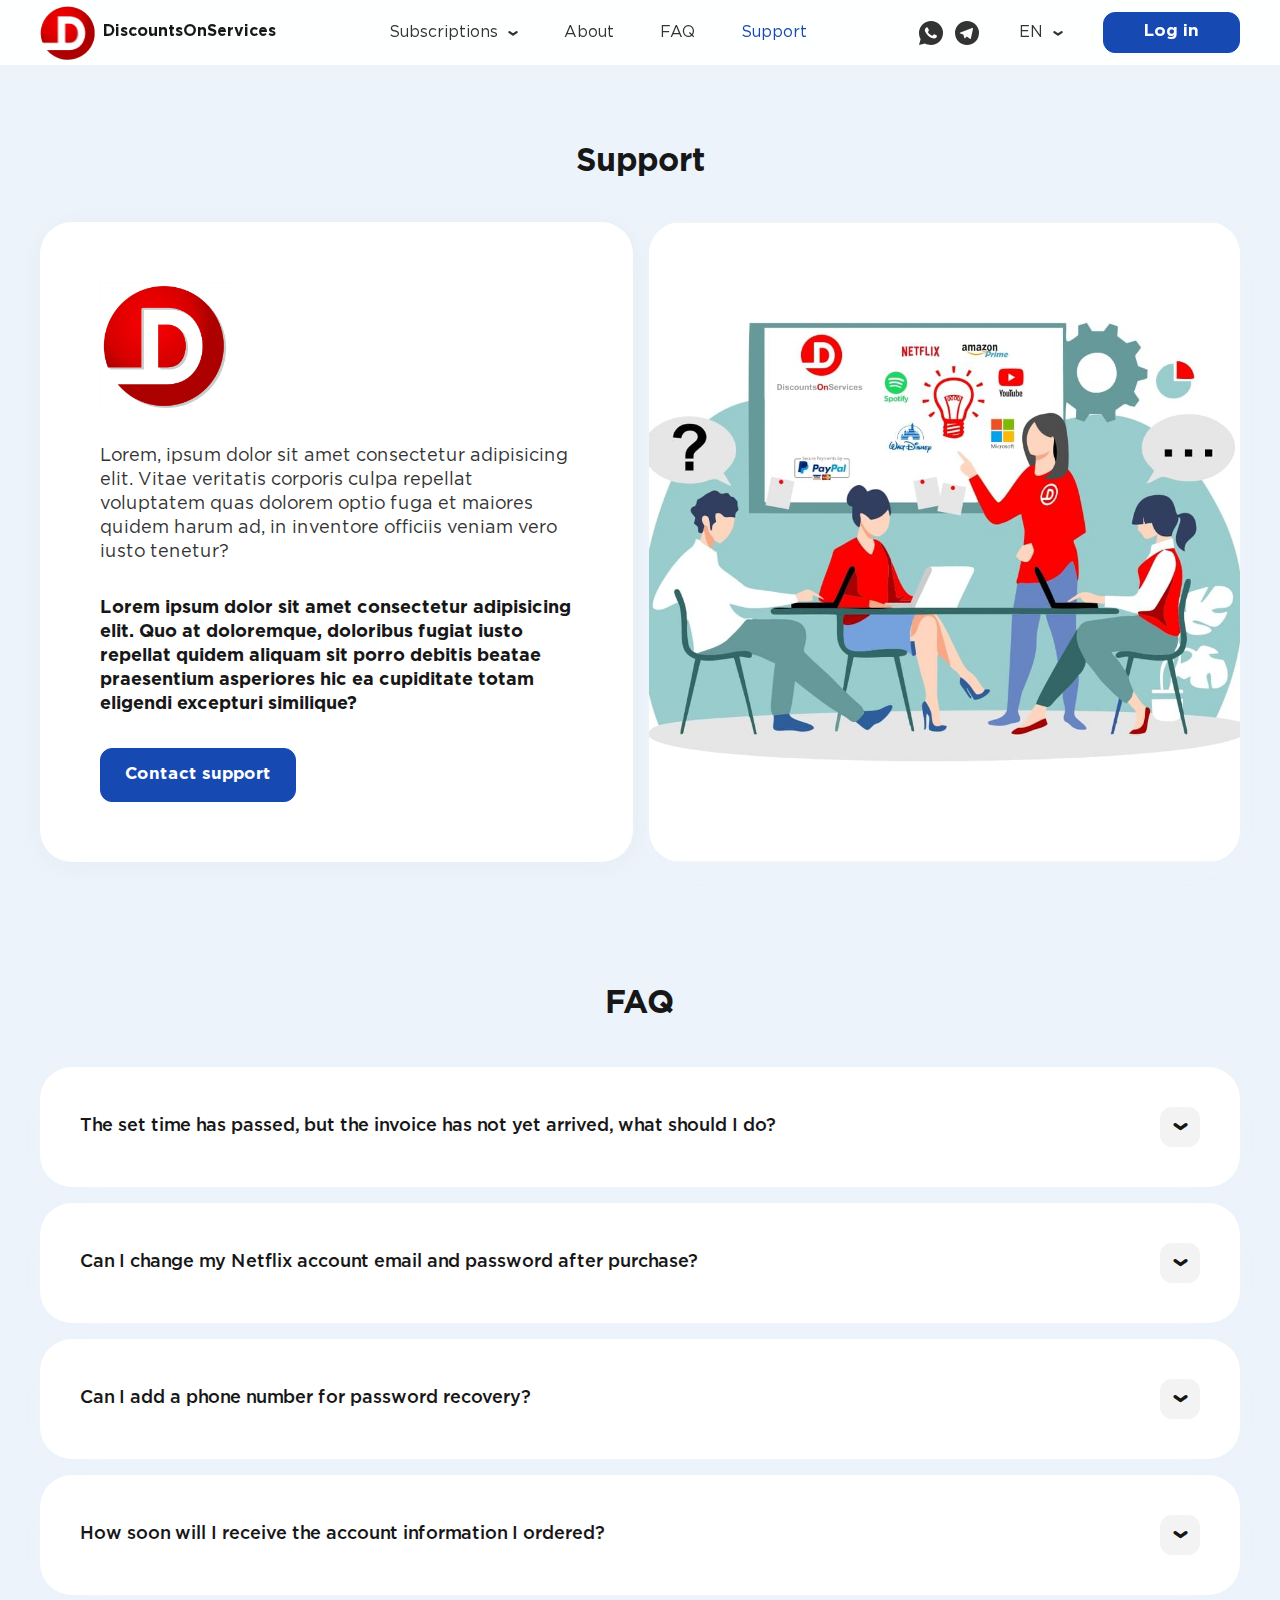
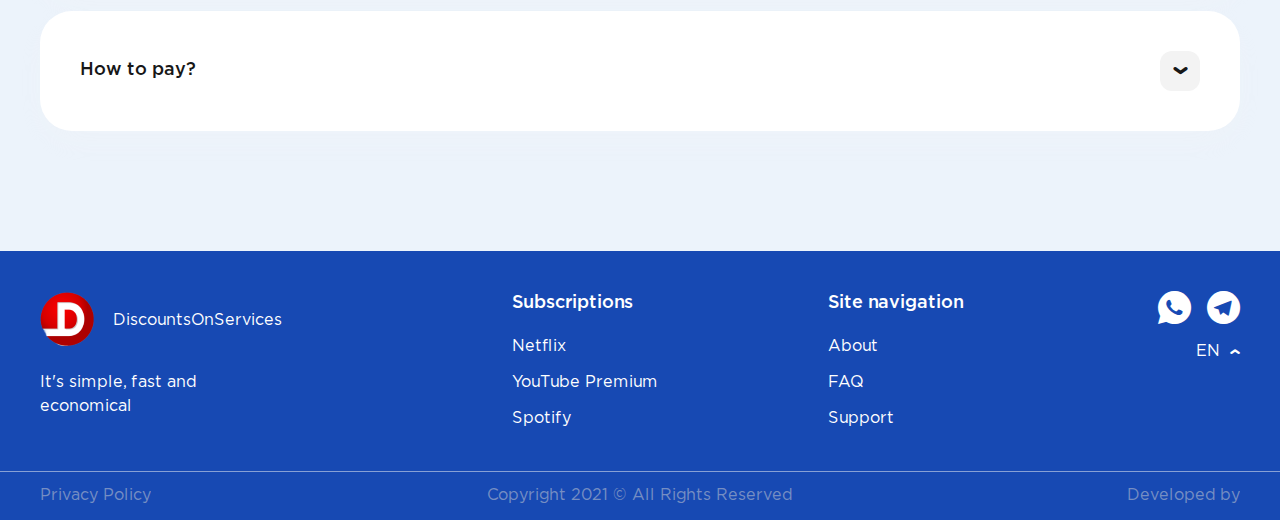
<file: support.html>
<!DOCTYPE html>
<html lang="en">

<head>
	<title>Support</title>
	<meta charset="UTF-8">
	<meta name="format-detection" content="telephone=no">
	<!-- <style>body{opacity: 0;}</style> -->
	<link rel="stylesheet" href="css/style.css">
	<link rel="shortcut icon" href="favicon.ico">
	<!-- <meta name="robots" content="noindex, nofollow"> -->
	<meta name="viewport" content="width=device-width, initial-scale=1.0">
</head>

<body>
	<div class="wrapper">
		<header data-lp class="header">
			<div class="header__container">
				<a href="home.html" class="header__logo logo">
					<img src="img/logo.png" alt="logo">
					<p class="logo__text">DiscountsOnServices</p>
				</a>
				<div class="header__menu menu">
					<nav class="menu__body">
						<div class="menu__wrapper">
							<ul class="menu__list">
								<li class="menu__item menu__item_sub">
									<button data-hover class="menu__sub-title">Subscriptions</button>
									<ul data-da=".menu__wrapper, 767.98, last" class="menu__sub-list">
										<li class="menu__sub-item"><a href="netflix.html" class="menu__sub-link">Netflix</a></li>
										<li class="menu__sub-item"><a href="youtube.html" class="menu__sub-link">YouTube Premium</a></li>
										<li class="menu__sub-item"><a href="spotify.html" class="menu__sub-link">Spotify</a></li>
									</ul>
								</li>
								<li class="menu__item mobile"><a href="home.html" class="menu__link _icon-home">Home</a></li>
								<li class="menu__item"><a href="about.html" class="menu__link _icon-about">About</a></li>
								<li class="menu__item"><a href="faq.html" class="menu__link _icon-faq">FAQ</a></li>
								<li class="menu__item"><a href="support.html" class="menu__link _icon-support menu__link_active">Support</a></li>
							</ul>
						</div>
						<div class="menu__actions actions-header">
							<div class="actions-header__body">
								<div class="actions-header__social social social_header">
									<a href="" class="social__link _icon-whatSapp"></a>
									<a href="" class="social__link _icon-telegram"></a>
								</div>
								<div class="actions-header__languages languages languages_header">
									<button data-hover class="languages__title">EN</button>
									<ul class="languages__list">
										<li class="languages__item"><a href="" class="languages__link languages__link_active">English</a></li>
										<li class="languages__item"><a href="" class="languages__link">Ukraine</a></li>
										<li class="languages__item"><a href="" class="languages__link">Poland</a></li>
									</ul>
								</div>
							</div>
							<div class="actions-header__buttons">
								<button type="button" href="" data-popup="#login" class="actions-header__button button button_blue pc">Log in</button>
								<button type="button" href="" data-popup="#login" class="actions-header__button button button_border-blue mobile">Login</button>
								<button type="button" href="" data-popup="#signup" class="actions-header__button button button_blue mobile">Sign up</button>
							</div>
						</div>
					</nav>
				</div>
				<div class="header__burger">
					<button type="button" class="icon-menu"><span></span></button>
				</div>
			</div>
		</header>
		<main class="support-page">

			<section class="support-page__about about">
				<div class="about__container">
					<h2 class="about__title title title_margin title_gray">Support</h2>
					<div class="about__wrapper">
						<div class="about__content">
							<div class="about__header">
								<div class="about__logo">
									<img src="img/logo.jpg" alt="logo">
								</div>
								<div class="about__text text text_big">
									<p>Lorem, ipsum dolor sit amet consectetur adipisicing elit. Vitae veritatis corporis culpa repellat voluptatem quas dolorem optio fuga et maiores quidem harum ad, in inventore officiis veniam vero iusto tenetur?</p>
									<p>Lorem ipsum dolor sit amet consectetur adipisicing elit. Quo at doloremque, doloribus fugiat iusto repellat quidem aliquam sit porro debitis beatae praesentium asperiores hic ea cupiditate totam eligendi excepturi similique?</p>
								</div>
								<div class="about__actions">
									<button data-popup="#contactSupport" type="button" class="about__button button button_blue">Contact support</button>
								</div>
							</div>
						</div>
						<div class="about__img-ibg">
							<img src="img/support/1.jpg" alt="support">
						</div>
					</div>
				</div>
			</section>

			<section class="support-page__faq faq">
				<div class="faq__container">
					<h2 class="faq__title title title_gray title_margin">FAQ</h2>
					<div data-spollers class="faq__spollers spollers">
						<div class="spollers__item">
							<button type="button" data-spoller class="spollers__title">
								<p>The set time has passed, but the invoice has not yet arrived, what should I do?</p><span></span>
							</button>
							<div class="spollers__body">
								<p>Lorem ipsum dolor sit amet consectetur adipisicing elit. Cum nobis facilis, asperiores cupiditate iure, dignissimos perspiciatis rerum laboriosam temporibus necessitatibus nisi error, doloribus excepturi. Laboriosam quas modi doloribus repellat tempore?</p>
							</div>
						</div>
						<div class="spollers__item">
							<button type="button" data-spoller class="spollers__title">
								<p>Can I change my Netflix account email and password after purchase?</p><span></span>
							</button>
							<div class="spollers__body">
								<p>Lorem ipsum dolor sit, amet consectetur adipisicing elit. Neque laborum, dolores necessitatibus reiciendis fugit illo unde corrupti quam excepturi repudiandae dignissimos distinctio quia nesciunt esse. Modi accusamus sit nulla repudiandae.</p>
							</div>
						</div>
						<div class="spollers__item">
							<button type="button" data-spoller class="spollers__title">
								<p>Can I add a phone number for password recovery?</p><span></span>
							</button>
							<div class="spollers__body">
								<p>Lorem ipsum dolor sit amet, consectetur adipisicing elit. Quasi placeat odit cumque a, ut necessitatibus, aperiam doloribus commodi exercitationem corporis incidunt, enim sequi! Quam delectus consectetur deleniti officiis hic illo.</p>
							</div>
						</div>
						<div class="spollers__item">
							<button type="button" data-spoller class="spollers__title">
								<p>How soon will I receive the account information I ordered?</p><span></span>
							</button>
							<div class="spollers__body">
								<p>Lorem ipsum dolor sit amet consectetur adipisicing elit. Repudiandae amet quibusdam excepturi, pariatur nesciunt earum voluptatibus, aliquam nihil temporibus magnam enim deleniti eius? Perspiciatis delectus, laudantium nulla pariatur quis dolor.</p>
							</div>
						</div>
						<div class="spollers__item">
							<button type="button" data-spoller class="spollers__title">
								<p>How to pay?</p><span></span>
							</button>
							<div class="spollers__body">
								<p>Lorem ipsum dolor sit amet consectetur adipisicing elit. Eum provident dicta ipsam unde, aliquam ratione voluptatibus ullam corporis. Voluptas perspiciatis animi consequatur ullam. Inventore odit, nesciunt aliquid cum magni quo!</p>
							</div>
						</div>
					</div>
				</div>
			</section>
		</main>
		<footer class="footer">
			<div class="footer__main main-footer">
				<div class="main-footer__container">
					<div class="main-footer__column main-footer__column_main">
						<a href="home.html" class="main-footer__logo">
							<div class="main-footer__img">
								<img src="img/logo.png" alt="logo">
							</div>
							<p>DiscountsOnServices</p>
						</a>
						<div class="main-footer__text">
							<p>It's simple, fast and economical</p>
						</div>
					</div>
					<div class="main-footer__column">
						<div class="main-footer__label">Subscriptions</div>
						<nav class="main-footer__menu menu-footer">
							<ul class="menu-footer__list">
								<li class="menu-footer__item">
									<a href="netflix.html" class="menu-footer__link">Netflix</a>
								</li>
								<li class="menu-footer__item">
									<a href="youtube.html" class="menu-footer__link">YouTube Premium</a>
								</li>
								<li class="menu-footer__item">
									<a href="spotify.html" class="menu-footer__link">Spotify</a>
								</li>
							</ul>
						</nav>
					</div>
					<div class="main-footer__column">
						<div class="main-footer__label">Site navigation</div>
						<nav class="main-footer__menu menu-footer">
							<ul class="menu-footer__list">
								<li class="menu-footer__item">
									<a href="about.html" class="menu-footer__link">About</a>
								</li>
								<li class="menu-footer__item">
									<a href="faq.html" class="menu-footer__link">FAQ</a>
								</li>
								<li class="menu-footer__item">
									<a href="support.html" class="menu-footer__link">Support</a>
								</li>
							</ul>
						</nav>
					</div>
					<div class="main-footer__column main-footer__column_last">
						<div class="main-footer__social social social_footer">
							<a href="" class="social__link _icon-whatSapp"></a>
							<a href="" class="social__link _icon-telegram"></a>
						</div>
						<div class="main-footer__languages languages languages_footer">
							<button data-hover class="languages__title">EN</button>
							<ul class="languages__list">
								<li class="languages__item"><a href="" class="languages__link languages__link_active">English</a></li>
								<li class="languages__item"><a href="" class="languages__link">Ukraine</a></li>
								<li class="languages__item"><a href="" class="languages__link">Poland</a></li>
							</ul>
						</div>
					</div>
				</div>
			</div>
			<div class="footer__copy copy-footer">
				<div class="copy-footer__container">
					<div class="copy-footer__item">Privacy Policy</div>
					<div class="copy-footer__item">Copyright 2021 © All Rights Reserved</div>
					<div class="copy-footer__item">Developed by</div>
				</div>
			</div>
		</footer>
	</div>
	<div id="login" aria-hidden="true" class="popup">
		<div class="popup__wrapper">
			<div class="popup__content">
				<button data-close type="button" class="popup__close">
					<span class="popup__action action-button"></span>
				</button>
				<div class="popup__header">
					<div class="popup__title">Log in</div>
					<div class="popup__label">New user? <button type="button" data-popup="#signup" href="">Create an account</button></div>
				</div>
				<form data-dev data-popup-message action="#" class="popup__form form">
					<div class="form__items">
						<div class="form__item">
							<label class="form__label" for="email-login">Email Address</label>
							<div class="form__body form__body_email">
								<input data-required data-validate id="email-login" autocomplete="off" type="text" name="form[email]" placeholder="Enter your e-mail" class="form__input input input_email">
							</div>
						</div>
						<div class="form__item">
							<label class="form__label" for="pass-login">Password</label>
							<div class="form__body form__body_password">
								<input data-required data-validate id="pass-login" autocomplete="off" type="password" name="form[pass]" placeholder="*******" value="" class="form__input input input_password">
								<button class="form__viewpass" type="button"></button>
							</div>
						</div>
					</div>
					<div class="form__actions form__actions_space-between">
						<div class="form__link form__link_forgot-pass">
							<button type="button" data-popup="#forgetPassword" href="">Forget Password?</button>
						</div>
						<button type="submit" class="form__button button button_blue">Log in</button>
					</div>
				</form>

				<div class="popup__with-help with-help">
					<div class="with-help__label"><span>Or sign in with</span></div>
					<div class="with-help__action">
						<a href="" class="with-help__button">
							<img src="img/icons/g.png" alt="icon">
						</a>
						<a href="" class="with-help__button">
							<img src="img/icons/f.svg" alt="icon">
						</a>
						<a href="" class="with-help__button">
							<img src="img/icons/a.png" alt="icon">
						</a>
					</div>
				</div>
				<div class="popup__policy policy">
					Protected by reCAPTCHA and subject to the Google
					<a href="" class="policy__link">Privacy Policy</a> and
					<a href="" class="policy__link policy__link_black">Terms of Service</a>.
				</div>
			</div>
		</div>
	</div>

	<div id="signup" aria-hidden="true" class="popup">
		<div class="popup__wrapper">
			<div class="popup__content">
				<button data-close type="button" class="popup__close">
					<span class="popup__action action-button"></span>
				</button>
				<div class="popup__header">
					<div class="popup__title">Create an account</div>
					<div class="popup__label">Already have an account? <button type="button" data-popup="#login" href="">Sign In</button></div>
				</div>
				<form data-dev data-popup-message="#emailVerification" action="#" class="popup__form form">
					<div class="form__items">
						<div class="form__item">
							<label class="form__label" for="userName-signup">User name</label>
							<div class="form__body form__body_user">
								<input data-required data-validate id="userName-signup" autocomplete="off" type="text" name="form[name]" placeholder="Enter your name" class="form__input input input_email">
							</div>
						</div>
						<div class="form__item">
							<label class="form__label" for="email-signup">Email Address</label>
							<div class="form__body form__body_email">
								<input data-required data-validate id="email-signup" autocomplete="off" type="text" name="form[email]" placeholder="Enter your e-mail" class="form__input input input_email">
							</div>
						</div>
						<div class="form__item">
							<label class="form__label" for="pass-signup">Password</label>
							<div class="form__body form__body_password">
								<input data-required data-validate id="pass-signup" autocomplete="off" type="password" name="form[pass]" placeholder="*******" value="" class="form__input input input_password">
								<button class="form__viewpass" type="button"></button>
							</div>
						</div>
						<div class="form__checkbox checkbox">
							<input id="check-signup" data-required data-validate class="checkbox__input" type="checkbox" value="1" name="form[check]">
							<label for="check-signup" class="checkbox__label"><span class="checkbox__text policy policy_gray">By creating an account you agree to our <a href="" class="policy__link">Privacy Policy and Terms of Service.</a></span></label>
						</div>
					</div>
					<div class="form__actions">
						<button type="submit" class="form__button button button_blue">Sing up</button>
					</div>
				</form>
				<div class="popup__with-help with-help">
					<div class="with-help__label"><span>Or sign in with</span></div>
					<div class="with-help__action">
						<a href="" class="with-help__button">
							<img src="img/icons/g.png" alt="icon">
						</a>
						<a href="" class="with-help__button">
							<img src="img/icons/f.svg" alt="icon">
						</a>
						<a href="" class="with-help__button">
							<img src="img/icons/a.png" alt="icon">
						</a>
					</div>
				</div>
			</div>
		</div>
	</div>

	<div id="emailVerification" aria-hidden="true" class="popup">
		<div class="popup__wrapper">
			<div class="popup__content">
				<button data-close type="button" class="popup__close">
					<span class="popup__action action-button"></span>
				</button>
				<div class="popup__header">
					<div class="popup__title">Email verification</div>
					<div class="popup__label">Please enter the 6-digit verification code that was sent to name@gmail,com. The code is valid for 30 minutes.</div>
				</div>
				<form data-dev data-popup-message="#successfulRegistration" action="#" class="popup__form form">
					<div class="form__items">
						<div class="form__item">
							<label class="form__label" for="code-emailVerification">Email verification code</label>
							<div class="form__body form__body_code">
								<input data-required data-validate id="code-emailVerification" autocomplete="off" type="text" name="form[code]" placeholder="XXXX" class="form__input input input_code">
								<input type="reset" value="Resent code" class="form__reset">
							</div>
						</div>
					</div>
					<div class="form__actions">
						<button type="submit" class="form__button button button_blue">Sing up</button>
					</div>
				</form>
				<button type="button" href="" data-popup="#signup" class="popup__link">Didn’t receive the code?</button>
			</div>
		</div>
	</div>

	<div id="successfulRegistration" aria-hidden="true" class="popup">
		<div class="popup__wrapper">
			<div class="popup__content">
				<button data-close type="button" class="popup__close">
					<span class="popup__action action-button"></span>
				</button>
				<div class="popup__header">
					<div class="popup__title">Successful registration</div>
					<div class="popup__label">By optimizing our work and using internal tools, we were able to lower the prices while keeping the highest possible.</div>
				</div>
				<div class="popup__actions">
					<button data-close type="submit" class="form__button button button_blue">Continue work</button>
				</div>
			</div>
		</div>
	</div>

	<div id="forgetPassword" aria-hidden="true" class="popup">
		<div class="popup__wrapper">
			<div class="popup__content">
				<button data-close type="button" class="popup__close">
					<span class="popup__action action-button"></span>
				</button>
				<div class="popup__header">
					<div class="popup__title">Forget Password</div>
					<div class="popup__label">We will send reset code in this emaill.</div>
				</div>

				<form data-dev data-popup-message="#forgetVerificationCode" action="#" class="popup__form form">
					<div class="form__items">
						<div class="form__item">
							<label class="form__label" for="email-forgetPassword">Email Address</label>
							<div class="form__body form__body_email">
								<input data-required data-validate id="email-forgetPassword" autocomplete="off" type="text" name="form[email]" placeholder="Enter your e-mail" class="form__input input input_email">
							</div>
						</div>
					</div>
					<div class="form__actions form__actions_space-between">
						<button type="submit" class="form__button button button_blue">Submit</button>
					</div>
				</form>
			</div>
		</div>
	</div>

	<div id="forgetVerificationCode" aria-hidden="true" class="popup">
		<div class="popup__wrapper">
			<div class="popup__content">
				<button data-close type="button" class="popup__close">
					<span class="popup__action action-button"></span>
				</button>
				<div class="popup__header">
					<div class="popup__title">Forget Password</div>
					<div class="popup__label">We will send reset code in this emaill.</div>
				</div>
				<form data-dev data-popup-message="#forgetCreateNewPass" action="#" class="popup__form form">
					<div class="form__items">
						<div class="form__item">
							<label class="form__label" for="code-forgetVerificationCode">Email verification code</label>
							<div class="form__body form__body_code">
								<input data-required data-validate id="code-forgetVerificationCode" autocomplete="off" type="text" name="form[name]" placeholder="XXXX" class="form__input input input_code">
								<input type="reset" value="Resent code" class="form__reset">
							</div>
						</div>
					</div>
					<div class="form__actions">
						<button type="submit" class="form__button button button_blue">Restore Password</button>
					</div>
				</form>
			</div>
		</div>
	</div>

	<div id="forgetCreateNewPass" aria-hidden="true" class="popup">
		<div class="popup__wrapper">
			<div class="popup__content">
				<button data-close type="button" class="popup__close">
					<span class="popup__action action-button"></span>
				</button>
				<div class="popup__header">
					<div class="popup__title">Forget Password</div>
					<div class="popup__label">Enter a new password.</div>
				</div>
				<form data-dev data-popup-message="#successfulCreateNewPass" action="#" class="popup__form form">
					<div class="form__items form__items-sb">
						<div class="form__item">
							<label class="form__label" for="pass-forgetCreateNewPass">Password</label>
							<div class="form__body form__body_password">
								<input data-required data-validate id="pass-forgetCreateNewPass" autocomplete="off" type="password" name="form[pass]" placeholder="*******" value="" class="form__input input input_password">
								<button class="form__viewpass" type="button"></button>
							</div>
						</div>
						<div class="form__item">
							<label class="form__label" for="confirm-forgetCreateNewPass">Confirm Password</label>
							<div class="form__body form__body_password">
								<input data-required data-validate id="confirm-forgetCreateNewPass" autocomplete="off" type="password" name="form[pass]" placeholder="*******" value="" class="form__input input input_password">
								<button class="form__viewpass" type="button"></button>
							</div>
						</div>
					</div>
					<div class="form__actions form__actions_space-between">
						<button type="submit" class="form__button button button_blue">Restore Password</button>
					</div>
				</form>
			</div>
		</div>
	</div>

	<div id="successfulCreateNewPass" aria-hidden="true" class="popup">
		<div class="popup__wrapper">
			<div class="popup__content">
				<button data-close type="button" class="popup__close">
					<span class="popup__action action-button"></span>
				</button>
				<div class="popup__header">
					<div class="popup__title">Successful</div>
					<div class="popup__label">By optimizing our work and using internal tools, we were able to lower the prices while keeping the highest possible.</div>
				</div>
				<div class="popup__actions">
					<button data-close type="button" class="popup__button button button_blue">Continue work</button>
				</div>
			</div>
		</div>
	</div>

	<div id="logout" aria-hidden="true" class="popup">
		<div class="popup__wrapper">
			<div class="popup__content">
				<button data-close type="button" class="popup__close">
					<span class="popup__action action-button"></span>
				</button>
				<div class="popup__header">
					<div class="popup__title">Are you sure want to logout?</div>
				</div>
				<form data-dev data-popup-message="" action="#" class="popup__form form">
					<div class="form__actions">
						<button type="button" data-close class="form__button button button_border-blue">Cancel</button>
						<button type="submit" class="form__button button button_blue">Yes, Logout</button>
					</div>
				</form>
			</div>
		</div>
	</div>

	<div id="subscriptionApplication" aria-hidden="true" class="popup">
		<div class="popup__wrapper">
			<div class="popup__content">
				<button data-close type="button" class="popup__close">
					<span class="popup__action action-button"></span>
				</button>
				<div class="popup__header">
					<div class="popup__title">Subscription Application</div>
				</div>
				<form data-dev data-popup-message="#purchasePayment" action="#" class="popup__form form">
					<div class="form__items">
						<div class="form__item">
							<label class="form__label" for="userName-subscriptionApplication">Enter your name</label>
							<div class="form__body form__body_user">
								<input data-required data-validate id="userName-subscriptionApplication" autocomplete="off" type="text" name="form[name]" placeholder="Enter your name" class="form__input input input_user">
							</div>
						</div>
						<div class="form__item">
							<label class="form__label" for="email-subscriptionApplication">E-mail</label>
							<div class="form__body form__body_email">
								<input data-required data-validate id="email-subscriptionApplication" autocomplete="off" type="text" name="form[email]" placeholder="Enter your e-mail" class="form__input input input_email">
							</div>
						</div>
						<div class="form__item">
							<label class="form__label" for="phone-subscriptionApplication">Phone</label>
							<div class="form__body form__body_phone">
								<input data-required data-validate id="phone-subscriptionApplication" autocomplete="off" name="form[phone]" placeholder="Enter your phone" class="form__input input input_phone">
							</div>
						</div>
					</div>
					<div class="form__actions">
						<button type="submit" class="form__button button button_blue">Apply</button>
					</div>
				</form>
			</div>
		</div>
	</div>

	<div id="purchasePayment" aria-hidden="true" class="popup">
		<div class="popup__wrapper">
			<div class="popup__content">
				<button data-close type="button" class="popup__close">
					<span class="popup__action action-button"></span>
				</button>
				<div class="popup__header">
					<div class="popup__title">Purchase payment</div>
				</div>
				<div class="popup__payment payment-buttons">
					<a href="" class="payment-buttons__button">
						<img src="img/icons/aPay.svg" alt="aPay">
					</a>
					<a href="" class="payment-buttons__button">
						<img src="img/icons/gPay.svg" alt="gPay">
					</a>
				</div>
				<form data-dev data-popup-message="#subscriptionPaid" action="#" class="popup__form form">
					<div class="form__items">
						<div class="form__item">
							<label class="form__label" for="cardNumber-purchasePayment">Card Number</label>
							<div class="form__body form__body_card">
								<input data-required data-validate id="cardNumber-purchasePayment" autocomplete="off" type="text" name="form[card]" placeholder="1234 1234 1234 1234" class="form__input input input_card">
							</div>
						</div>
						<div class="form__items-sb">
							<div class="form__item">
								<label class="form__label" for="date-purchasePayment">Expiration Date</label>
								<div class="form__body form__body_date">
									<input data-required data-validate id="date-purchasePayment" autocomplete="off" type="text" name="form[date]" placeholder="MM/ГГ" class="form__input input input_date">
								</div>
							</div>
							<div class="form__item">
								<label class="form__label" for="cvc-purchasePayment">СVC</label>
								<div class="form__body form__body_cvc">
									<input data-required data-validate id="cvc-purchasePayment" autocomplete="off" name="form[cvc]" placeholder="CVC" class="form__input input input_cvc">
								</div>
							</div>
						</div>
					</div>
					<div class="form__actions">
						<button type="submit" class="form__button button button_blue">Pay with card</button>
						<div class="form__disclaimer">We do not collect information on your cards, everything is safe</div>
					</div>
				</form>
				<div class="popup__alternative">
					<div class="popup__header">
						<div class="popup__title popup__title_small">Payment by crypto wallet</div>
					</div>
					<form data-dev data-popup-message="#purchasePaymentCrypto" action="#" class="popup__form form form_alternative">
						<div class="form__items">
							<div class="form__item">
								<div class="form__label">Select currency</div>
								<select class="form__sell-currency" name="form[sel]" data-class-modif="form">
									<option value="1" selected>Bitcoin</option>
									<option value="2">1 Bitcoin</option>
									<option value="3">2 Bitcoin</option>
									<option value="4">3 Bitcoin</option>
								</select>
							</div>
						</div>
						<div class="form__actions">
							<button type="submit" class="form__button button button_blue">Pay</button>
						</div>
					</form>
				</div>
			</div>
		</div>
	</div>

	<div id="purchasePaymentCrypto" aria-hidden="true" class="popup">
		<div class="popup__wrapper">
			<div class="popup__content">
				<button data-close type="button" class="popup__close">
					<span class="popup__action action-button"></span>
				</button>
				<div class="popup__header">
					<div class="popup__title">Purchase payment</div>
				</div>
				<div class="popup__alternative">
					<div class="popup__header">
						<div class="popup__title popup__title_small">Payment by crypto wallet</div>
					</div>
					<form data-dev data-popup-message="#purchasePaymentCryptoAdrress" action="#" class="popup__form form">
						<div class="form__items">
							<div class="form__item">
								<div class="form__label">Choose the Blockhain Network</div>
								<select class="form__sell-currency" name="form[sel]" data-class-modif="form">
									<option value="1" selected>Bitckhain BTC network</option>
									<option value="2">1 Bitckhain BTC network</option>
									<option value="3">2 Bitckhain BTC network</option>
									<option value="4">3 Bitckhain BTC network</option>
								</select>
							</div>
						</div>
						<div class="form__actions">
							<button type="submit" class="form__button button button_blue">Pay</button>
						</div>
					</form>
				</div>
			</div>
		</div>
	</div>

	<div id="purchasePaymentCryptoAdrress" aria-hidden="true" class="popup">
		<div class="popup__wrapper">
			<div class="popup__content">
				<button data-close type="button" class="popup__close">
					<span class="popup__action action-button"></span>
				</button>
				<div class="popup__header">
					<div class="popup__title">Purchase payment</div>
				</div>
				<div class="popup__alternative">
					<div class="popup__header">
						<div class="popup__title popup__title_small">Payment by crypto wallet</div>
					</div>
					<form data-dev data-popup-message="#subscriptionPaid" action="#" class="popup__form form">
						<div class="form__items">
							<div class="form__item form__item_info">The amount to be paid: <span>0.00158039 BTC</span></div>
							<div class="form__item form__item_info">Blockchain: <span>BTC network</span></div>
						</div>
						<div class="form__link-copy copy-link copy-link_popup">
							<div class="copy-link__label">You can copy the address:</div>
							<div class="copy-link__link">
								<a href="">3PGgmpAxfzyS728UytENU</a>
								<button type="button" data-copy-to-clipboard="Copy to clipboard" class="copy-link__icon"></button>
							</div>
						</div>

						<div class="form__actions">
							<button type="submit" class="form__button button button_blue">ok</button>
						</div>
					</form>
				</div>
			</div>
		</div>
	</div>

	<div id="subscriptionPaid" aria-hidden="true" class="popup">
		<div class="popup__wrapper">
			<div class="popup__content">
				<button data-close type="button" class="popup__close">
					<span class="popup__action action-button"></span>
				</button>
				<div class="popup__header popup__header_successful">
					<div class="popup__image">
						<img src="img/how/3.svg" alt="icon">
					</div>
					<div class="popup__title">Subscription paid</div>
				</div>
				<div class="popup__actions">
					<button data-close class="popup__button button button_blue">Continue work</button>
				</div>
			</div>
		</div>
	</div>

	<div id="contactSupport" aria-hidden="true" class="popup">
		<div class="popup__wrapper">
			<div class="popup__content">
				<button data-close type="button" class="popup__close">
					<span class="popup__action action-button"></span>
				</button>
				<div class="popup__header">
					<div class="popup__title">Contact support</div>
				</div>
				<form data-dev data-popup-message="#successfulCreateNewPass" action="#" class="popup__form form">
					<div class="form__items">
						<div class="form__item">
							<label class="form__label" for="userName-contactSupport">Enter your name</label>
							<div class="form__body form__body_user">
								<input data-required data-validate id="userName-contactSupport" autocomplete="off" type="text" name="form[name]" placeholder="Enter your name" class="form__input input input_user">
							</div>
						</div>
						<div class="form__item">
							<label class="form__label" for="email-contactSupport">E-mail</label>
							<div class="form__body form__body_email">
								<input data-required data-validate id="email-contactSupport" autocomplete="off" type="text" name="form[email]" placeholder="Enter your e-mail" class="form__input input input_email">
							</div>
						</div>
						<div class="form__item">
							<label class="form__label" for="question-contactSupport">Your message</label>
							<div class="form__body form__body_textarea">
								<textarea data-required data-validate autocomplete="off" name="form[]" placeholder="Enter your message" id="question-contactSupport" class="form__input input input_textarea"></textarea>
							</div>
						</div>
					</div>
					<div class="form__actions">
						<button type="submit" class="form__button button button_blue">Send</button>
					</div>
				</form>
			</div>
		</div>
	</div>
	<script src="js/app.min.js?_v=20230126193626"></script>
</body>

</html>
</file>
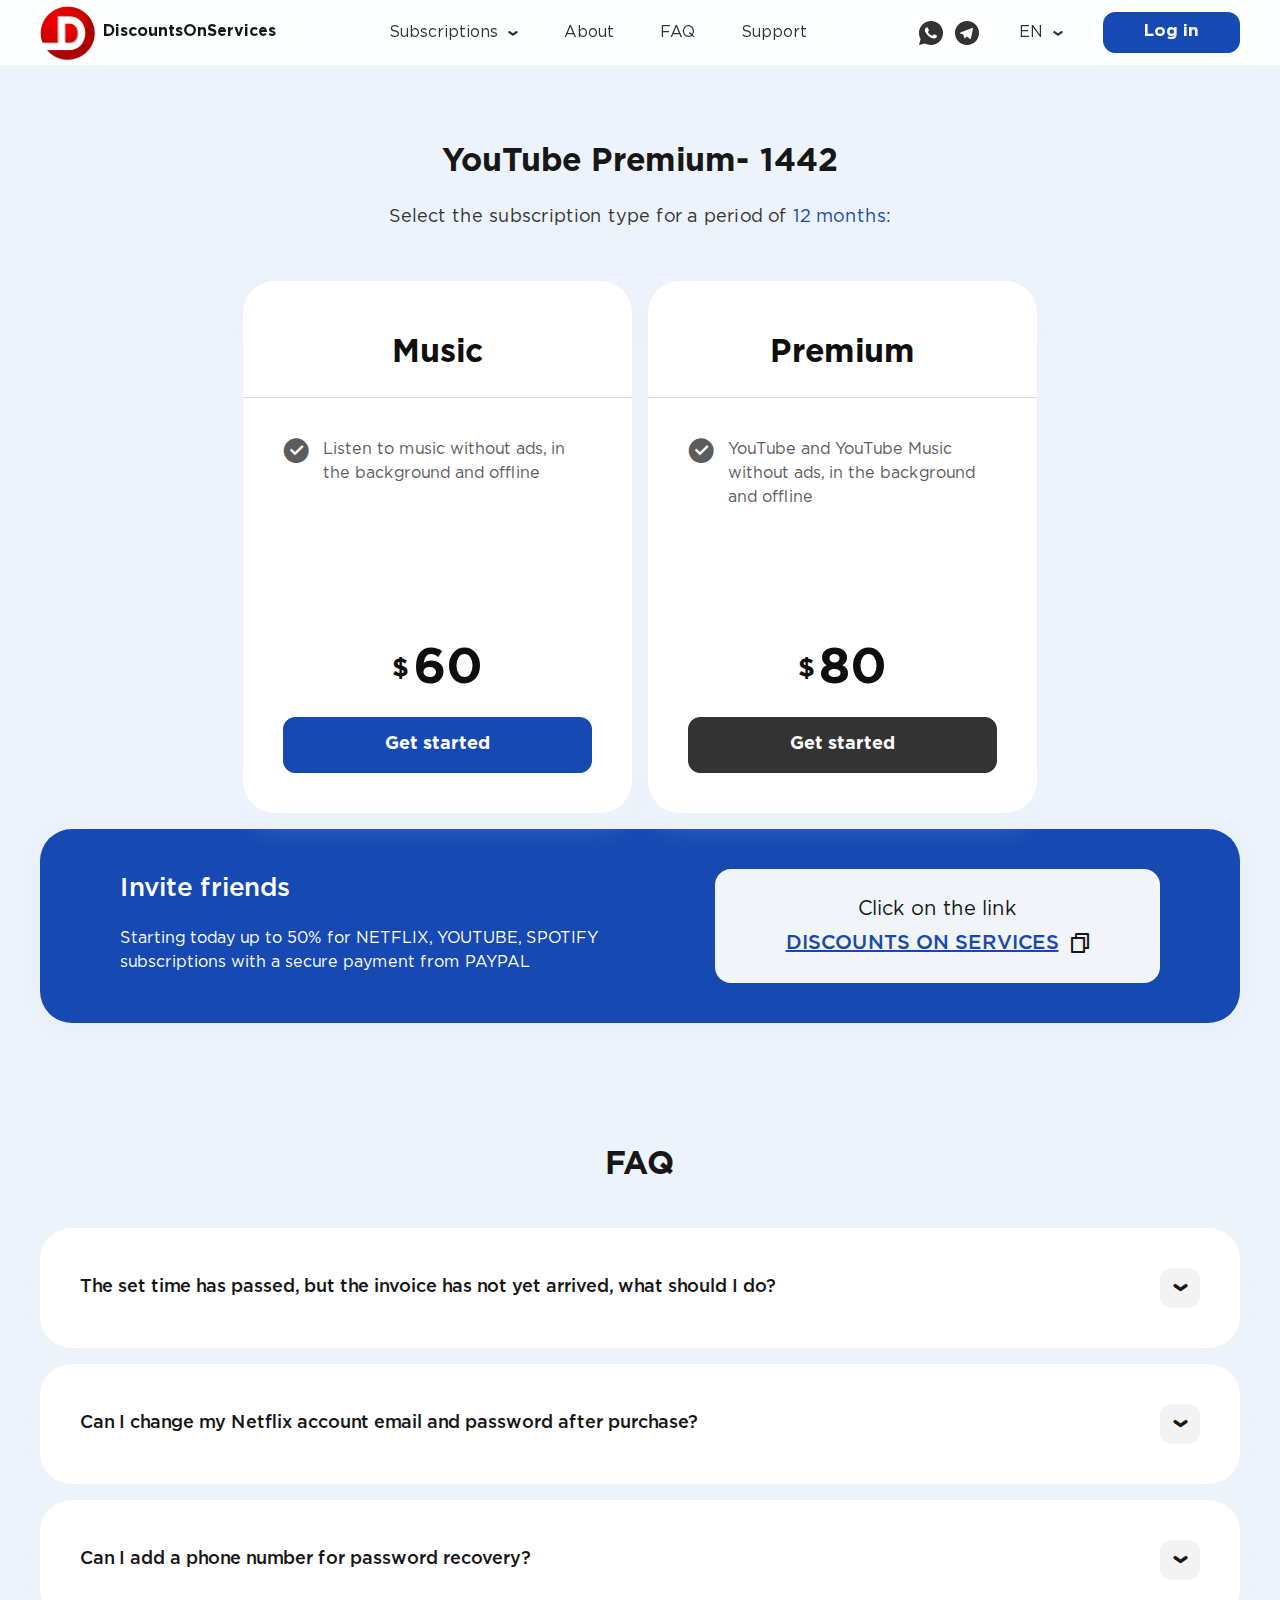
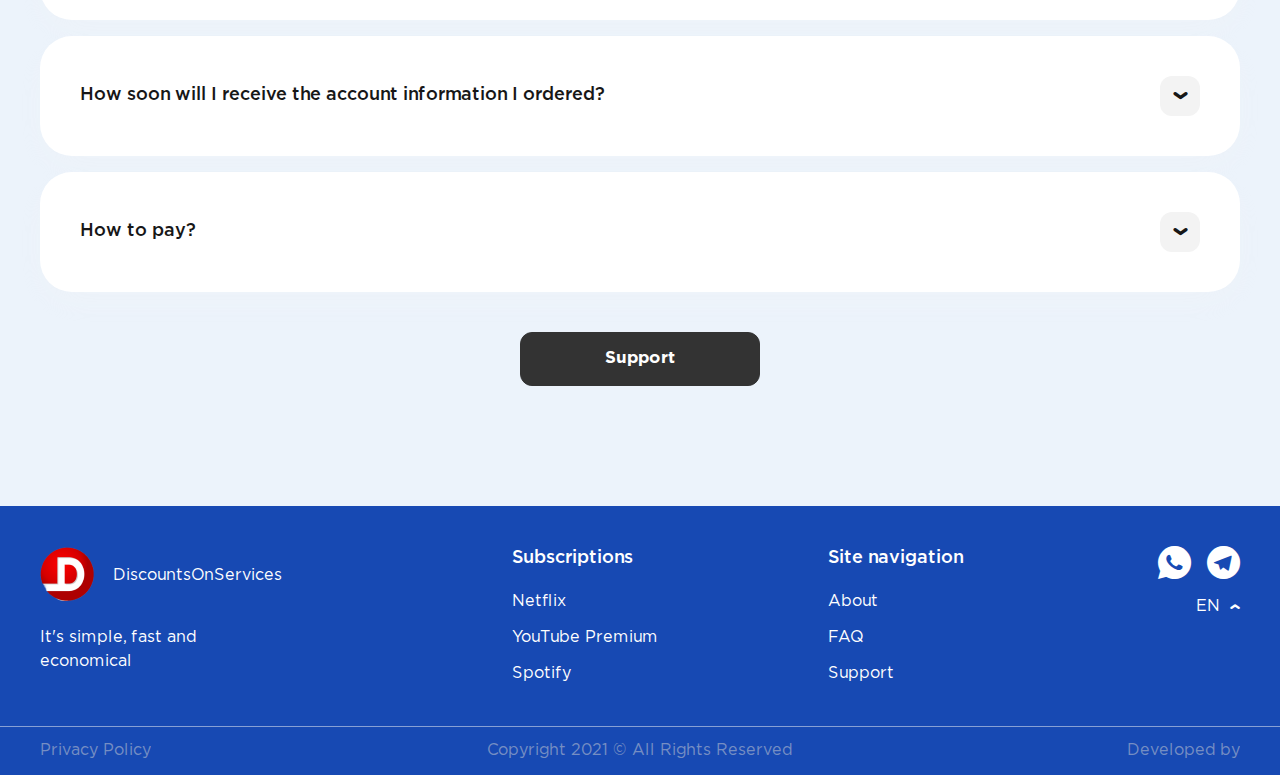
<file: youtube.html>
<!DOCTYPE html>
<html lang="en">

<head>
	<title>YouTube</title>
	<meta charset="UTF-8">
	<meta name="format-detection" content="telephone=no">
	<!-- <style>body{opacity: 0;}</style> -->
	<link rel="stylesheet" href="css/style.css">
	<link rel="shortcut icon" href="favicon.ico">
	<!-- <meta name="robots" content="noindex, nofollow"> -->
	<meta name="viewport" content="width=device-width, initial-scale=1.0">
</head>

<body>
	<div class="wrapper">
		<header data-lp class="header">
			<div class="header__container">
				<a href="home.html" class="header__logo logo">
					<img src="img/logo.png" alt="logo">
					<p class="logo__text">DiscountsOnServices</p>
				</a>
				<div class="header__menu menu">
					<nav class="menu__body">
						<div class="menu__wrapper">
							<ul class="menu__list">
								<li class="menu__item menu__item_sub">
									<button data-hover class="menu__sub-title">Subscriptions</button>
									<ul data-da=".menu__wrapper, 767.98, last" class="menu__sub-list">
										<li class="menu__sub-item"><a href="netflix.html" class="menu__sub-link">Netflix</a></li>
										<li class="menu__sub-item"><a href="youtube.html" class="menu__sub-link menu__sub-link_active">YouTube Premium</a></li>
										<li class="menu__sub-item"><a href="spotify.html" class="menu__sub-link">Spotify</a></li>
									</ul>
								</li>
								<li class="menu__item mobile"><a href="home.html" class="menu__link _icon-home">Home</a></li>
								<li class="menu__item"><a href="about.html" class="menu__link _icon-about">About</a></li>
								<li class="menu__item"><a href="faq.html" class="menu__link _icon-faq">FAQ</a></li>
								<li class="menu__item"><a href="support.html" class="menu__link _icon-support">Support</a></li>
							</ul>
						</div>
						<div class="menu__actions actions-header">
							<div class="actions-header__body">
								<div class="actions-header__social social social_header">
									<a href="" class="social__link _icon-whatSapp"></a>
									<a href="" class="social__link _icon-telegram"></a>
								</div>
								<div class="actions-header__languages languages languages_header">
									<button data-hover class="languages__title">EN</button>
									<ul class="languages__list">
										<li class="languages__item"><a href="" class="languages__link languages__link_active">English</a></li>
										<li class="languages__item"><a href="" class="languages__link">Ukraine</a></li>
										<li class="languages__item"><a href="" class="languages__link">Poland</a></li>
									</ul>
								</div>
							</div>
							<div class="actions-header__buttons">
								<button type="button" href="" data-popup="#login" class="actions-header__button button button_blue pc">Log in</button>
								<button type="button" href="" data-popup="#login" class="actions-header__button button button_border-blue mobile">Login</button>
								<button type="button" href="" data-popup="#signup" class="actions-header__button button button_blue mobile">Sign up</button>
							</div>
						</div>
					</nav>
				</div>
				<div class="header__burger">
					<button type="button" class="icon-menu"><span></span></button>
				</div>
			</div>
		</header>
		<main class="netflix-page">
			<section class="netflix-page__plan plan">
				<div class="plan__container">
					<div class="plan__hrader header-plan">
						<h1 class="header-plan__title title title_gray">YouTube Premium- 1442</h1>
						<div class="header-plan__text">
							<p>Select the subscription type for a period of <span>12 months:</span></p>
						</div>
					</div>
					<div class="plan__wrapper">
						<div class="tabs-plan__cards cards-plan">
							<article class="cards-plan__card">
								<div class="cards-plan__column">
									<div class="cards-plan__title">Music</div>
									<div class="cards-plan__content">
										<div class="cards-plan__list">
											<div class="cards-plan__item _icon-ok">Listen to music without ads, in the background and offline</div>
										</div>
										<div class="cards-plan__price"><span>$</span>60</div>
										<div class="cards-plan__actions">
											<button type="button" data-popup="#subscriptionApplication" href="" class="cards-plan__button button button_blue">Get started</button>
										</div>
									</div>
								</div>
							</article>
							<article class="cards-plan__card">
								<div class="cards-plan__column">
									<div class="cards-plan__title">Premium</div>
									<div class="cards-plan__content">
										<div class="cards-plan__list">
											<div class="cards-plan__item _icon-ok">YouTube and YouTube Music without ads, in the background and offline</div>
										</div>
										<div class="cards-plan__price"><span>$</span>80</div>
										<div class="cards-plan__actions">
											<button type="button" data-popup="#subscriptionApplication" href="" class="cards-plan__button button button_gray">Get started</button>
										</div>
									</div>
								</div>
							</article>
						</div>
						<div class="invite">
							<div class="invite__content">
								<div class="invite__header">
									<div class="invite__title">Invite friends</div>
									<div class="invite__text">
										<p>Starting today up to 50% for NETFLIX, YOUTUBE, SPOTIFY subscriptions with a secure payment from PAYPAL</p>
									</div>
								</div>
							</div>
							<div class="invite__wrapper copy-link">
								<div class="copy-link__label">Click on the link</div>
								<div class="copy-link__link">
									<a href="">Discounts On Services</a>
									<button data-copy-to-clipboard="Copy to clipboard" class="copy-link__icon"></button>
								</div>
							</div>
						</div>
					</div>
				</div>
			</section>

			<section class="netflix-page__faq faq">
				<div class="faq__container">
					<h2 class="faq__title title title_gray title_margin">FAQ</h2>
					<div data-spollers class="faq__spollers spollers">
						<div class="spollers__item">
							<button type="button" data-spoller class="spollers__title">
								<p>The set time has passed, but the invoice has not yet arrived, what should I do?</p><span></span>
							</button>
							<div class="spollers__body">
								<p>Lorem ipsum dolor sit amet consectetur adipisicing elit. Cum nobis facilis, asperiores cupiditate iure, dignissimos perspiciatis rerum laboriosam temporibus necessitatibus nisi error, doloribus excepturi. Laboriosam quas modi doloribus repellat tempore?</p>
							</div>
						</div>
						<div class="spollers__item">
							<button type="button" data-spoller class="spollers__title">
								<p>Can I change my Netflix account email and password after purchase?</p><span></span>
							</button>
							<div class="spollers__body">
								<p>Lorem ipsum dolor sit, amet consectetur adipisicing elit. Neque laborum, dolores necessitatibus reiciendis fugit illo unde corrupti quam excepturi repudiandae dignissimos distinctio quia nesciunt esse. Modi accusamus sit nulla repudiandae.</p>
							</div>
						</div>
						<div class="spollers__item">
							<button type="button" data-spoller class="spollers__title">
								<p>Can I add a phone number for password recovery?</p><span></span>
							</button>
							<div class="spollers__body">
								<p>Lorem ipsum dolor sit amet, consectetur adipisicing elit. Quasi placeat odit cumque a, ut necessitatibus, aperiam doloribus commodi exercitationem corporis incidunt, enim sequi! Quam delectus consectetur deleniti officiis hic illo.</p>
							</div>
						</div>
						<div class="spollers__item">
							<button type="button" data-spoller class="spollers__title">
								<p>How soon will I receive the account information I ordered?</p><span></span>
							</button>
							<div class="spollers__body">
								<p>Lorem ipsum dolor sit amet consectetur adipisicing elit. Repudiandae amet quibusdam excepturi, pariatur nesciunt earum voluptatibus, aliquam nihil temporibus magnam enim deleniti eius? Perspiciatis delectus, laudantium nulla pariatur quis dolor.</p>
							</div>
						</div>
						<div class="spollers__item">
							<button type="button" data-spoller class="spollers__title">
								<p>How to pay?</p><span></span>
							</button>
							<div class="spollers__body">
								<p>Lorem ipsum dolor sit amet consectetur adipisicing elit. Eum provident dicta ipsam unde, aliquam ratione voluptatibus ullam corporis. Voluptas perspiciatis animi consequatur ullam. Inventore odit, nesciunt aliquid cum magni quo!</p>
							</div>
						</div>
					</div>
					<div class="faq__actions">
						<a href="support.html" class="faq__button button button_gray">Support</a>
					</div>
				</div>
			</section>
		</main>
		<footer class="footer">
			<div class="footer__main main-footer">
				<div class="main-footer__container">
					<div class="main-footer__column main-footer__column_main">
						<a href="home.html" class="main-footer__logo">
							<div class="main-footer__img">
								<img src="img/logo.png" alt="logo">
							</div>
							<p>DiscountsOnServices</p>
						</a>
						<div class="main-footer__text">
							<p>It's simple, fast and economical</p>
						</div>
					</div>
					<div class="main-footer__column">
						<div class="main-footer__label">Subscriptions</div>
						<nav class="main-footer__menu menu-footer">
							<ul class="menu-footer__list">
								<li class="menu-footer__item">
									<a href="netflix.html" class="menu-footer__link">Netflix</a>
								</li>
								<li class="menu-footer__item">
									<a href="youtube.html" class="menu-footer__link">YouTube Premium</a>
								</li>
								<li class="menu-footer__item">
									<a href="spotify.html" class="menu-footer__link">Spotify</a>
								</li>
							</ul>
						</nav>
					</div>
					<div class="main-footer__column">
						<div class="main-footer__label">Site navigation</div>
						<nav class="main-footer__menu menu-footer">
							<ul class="menu-footer__list">
								<li class="menu-footer__item">
									<a href="about.html" class="menu-footer__link">About</a>
								</li>
								<li class="menu-footer__item">
									<a href="faq.html" class="menu-footer__link">FAQ</a>
								</li>
								<li class="menu-footer__item">
									<a href="support.html" class="menu-footer__link">Support</a>
								</li>
							</ul>
						</nav>
					</div>
					<div class="main-footer__column main-footer__column_last">
						<div class="main-footer__social social social_footer">
							<a href="" class="social__link _icon-whatSapp"></a>
							<a href="" class="social__link _icon-telegram"></a>
						</div>
						<div class="main-footer__languages languages languages_footer">
							<button data-hover class="languages__title">EN</button>
							<ul class="languages__list">
								<li class="languages__item"><a href="" class="languages__link languages__link_active">English</a></li>
								<li class="languages__item"><a href="" class="languages__link">Ukraine</a></li>
								<li class="languages__item"><a href="" class="languages__link">Poland</a></li>
							</ul>
						</div>
					</div>
				</div>
			</div>
			<div class="footer__copy copy-footer">
				<div class="copy-footer__container">
					<div class="copy-footer__item">Privacy Policy</div>
					<div class="copy-footer__item">Copyright 2021 © All Rights Reserved</div>
					<div class="copy-footer__item">Developed by</div>
				</div>
			</div>
		</footer>
	</div>
	<div id="login" aria-hidden="true" class="popup">
		<div class="popup__wrapper">
			<div class="popup__content">
				<button data-close type="button" class="popup__close">
					<span class="popup__action action-button"></span>
				</button>
				<div class="popup__header">
					<div class="popup__title">Log in</div>
					<div class="popup__label">New user? <button type="button" data-popup="#signup" href="">Create an account</button></div>
				</div>
				<form data-dev data-popup-message action="#" class="popup__form form">
					<div class="form__items">
						<div class="form__item">
							<label class="form__label" for="email-login">Email Address</label>
							<div class="form__body form__body_email">
								<input data-required data-validate id="email-login" autocomplete="off" type="text" name="form[email]" placeholder="Enter your e-mail" class="form__input input input_email">
							</div>
						</div>
						<div class="form__item">
							<label class="form__label" for="pass-login">Password</label>
							<div class="form__body form__body_password">
								<input data-required data-validate id="pass-login" autocomplete="off" type="password" name="form[pass]" placeholder="*******" value="" class="form__input input input_password">
								<button class="form__viewpass" type="button"></button>
							</div>
						</div>
					</div>
					<div class="form__actions form__actions_space-between">
						<div class="form__link form__link_forgot-pass">
							<button type="button" data-popup="#forgetPassword" href="">Forget Password?</button>
						</div>
						<button type="submit" class="form__button button button_blue">Log in</button>
					</div>
				</form>

				<div class="popup__with-help with-help">
					<div class="with-help__label"><span>Or sign in with</span></div>
					<div class="with-help__action">
						<a href="" class="with-help__button">
							<img src="img/icons/g.png" alt="icon">
						</a>
						<a href="" class="with-help__button">
							<img src="img/icons/f.svg" alt="icon">
						</a>
						<a href="" class="with-help__button">
							<img src="img/icons/a.png" alt="icon">
						</a>
					</div>
				</div>
				<div class="popup__policy policy">
					Protected by reCAPTCHA and subject to the Google
					<a href="" class="policy__link">Privacy Policy</a> and
					<a href="" class="policy__link policy__link_black">Terms of Service</a>.
				</div>
			</div>
		</div>
	</div>

	<div id="signup" aria-hidden="true" class="popup">
		<div class="popup__wrapper">
			<div class="popup__content">
				<button data-close type="button" class="popup__close">
					<span class="popup__action action-button"></span>
				</button>
				<div class="popup__header">
					<div class="popup__title">Create an account</div>
					<div class="popup__label">Already have an account? <button type="button" data-popup="#login" href="">Sign In</button></div>
				</div>
				<form data-dev data-popup-message="#emailVerification" action="#" class="popup__form form">
					<div class="form__items">
						<div class="form__item">
							<label class="form__label" for="userName-signup">User name</label>
							<div class="form__body form__body_user">
								<input data-required data-validate id="userName-signup" autocomplete="off" type="text" name="form[name]" placeholder="Enter your name" class="form__input input input_email">
							</div>
						</div>
						<div class="form__item">
							<label class="form__label" for="email-signup">Email Address</label>
							<div class="form__body form__body_email">
								<input data-required data-validate id="email-signup" autocomplete="off" type="text" name="form[email]" placeholder="Enter your e-mail" class="form__input input input_email">
							</div>
						</div>
						<div class="form__item">
							<label class="form__label" for="pass-signup">Password</label>
							<div class="form__body form__body_password">
								<input data-required data-validate id="pass-signup" autocomplete="off" type="password" name="form[pass]" placeholder="*******" value="" class="form__input input input_password">
								<button class="form__viewpass" type="button"></button>
							</div>
						</div>
						<div class="form__checkbox checkbox">
							<input id="check-signup" data-required data-validate class="checkbox__input" type="checkbox" value="1" name="form[check]">
							<label for="check-signup" class="checkbox__label"><span class="checkbox__text policy policy_gray">By creating an account you agree to our <a href="" class="policy__link">Privacy Policy and Terms of Service.</a></span></label>
						</div>
					</div>
					<div class="form__actions">
						<button type="submit" class="form__button button button_blue">Sing up</button>
					</div>
				</form>
				<div class="popup__with-help with-help">
					<div class="with-help__label"><span>Or sign in with</span></div>
					<div class="with-help__action">
						<a href="" class="with-help__button">
							<img src="img/icons/g.png" alt="icon">
						</a>
						<a href="" class="with-help__button">
							<img src="img/icons/f.svg" alt="icon">
						</a>
						<a href="" class="with-help__button">
							<img src="img/icons/a.png" alt="icon">
						</a>
					</div>
				</div>
			</div>
		</div>
	</div>

	<div id="emailVerification" aria-hidden="true" class="popup">
		<div class="popup__wrapper">
			<div class="popup__content">
				<button data-close type="button" class="popup__close">
					<span class="popup__action action-button"></span>
				</button>
				<div class="popup__header">
					<div class="popup__title">Email verification</div>
					<div class="popup__label">Please enter the 6-digit verification code that was sent to name@gmail,com. The code is valid for 30 minutes.</div>
				</div>
				<form data-dev data-popup-message="#successfulRegistration" action="#" class="popup__form form">
					<div class="form__items">
						<div class="form__item">
							<label class="form__label" for="code-emailVerification">Email verification code</label>
							<div class="form__body form__body_code">
								<input data-required data-validate id="code-emailVerification" autocomplete="off" type="text" name="form[code]" placeholder="XXXX" class="form__input input input_code">
								<input type="reset" value="Resent code" class="form__reset">
							</div>
						</div>
					</div>
					<div class="form__actions">
						<button type="submit" class="form__button button button_blue">Sing up</button>
					</div>
				</form>
				<button type="button" href="" data-popup="#signup" class="popup__link">Didn’t receive the code?</button>
			</div>
		</div>
	</div>

	<div id="successfulRegistration" aria-hidden="true" class="popup">
		<div class="popup__wrapper">
			<div class="popup__content">
				<button data-close type="button" class="popup__close">
					<span class="popup__action action-button"></span>
				</button>
				<div class="popup__header">
					<div class="popup__title">Successful registration</div>
					<div class="popup__label">By optimizing our work and using internal tools, we were able to lower the prices while keeping the highest possible.</div>
				</div>
				<div class="popup__actions">
					<button data-close type="submit" class="form__button button button_blue">Continue work</button>
				</div>
			</div>
		</div>
	</div>

	<div id="forgetPassword" aria-hidden="true" class="popup">
		<div class="popup__wrapper">
			<div class="popup__content">
				<button data-close type="button" class="popup__close">
					<span class="popup__action action-button"></span>
				</button>
				<div class="popup__header">
					<div class="popup__title">Forget Password</div>
					<div class="popup__label">We will send reset code in this emaill.</div>
				</div>

				<form data-dev data-popup-message="#forgetVerificationCode" action="#" class="popup__form form">
					<div class="form__items">
						<div class="form__item">
							<label class="form__label" for="email-forgetPassword">Email Address</label>
							<div class="form__body form__body_email">
								<input data-required data-validate id="email-forgetPassword" autocomplete="off" type="text" name="form[email]" placeholder="Enter your e-mail" class="form__input input input_email">
							</div>
						</div>
					</div>
					<div class="form__actions form__actions_space-between">
						<button type="submit" class="form__button button button_blue">Submit</button>
					</div>
				</form>
			</div>
		</div>
	</div>

	<div id="forgetVerificationCode" aria-hidden="true" class="popup">
		<div class="popup__wrapper">
			<div class="popup__content">
				<button data-close type="button" class="popup__close">
					<span class="popup__action action-button"></span>
				</button>
				<div class="popup__header">
					<div class="popup__title">Forget Password</div>
					<div class="popup__label">We will send reset code in this emaill.</div>
				</div>
				<form data-dev data-popup-message="#forgetCreateNewPass" action="#" class="popup__form form">
					<div class="form__items">
						<div class="form__item">
							<label class="form__label" for="code-forgetVerificationCode">Email verification code</label>
							<div class="form__body form__body_code">
								<input data-required data-validate id="code-forgetVerificationCode" autocomplete="off" type="text" name="form[name]" placeholder="XXXX" class="form__input input input_code">
								<input type="reset" value="Resent code" class="form__reset">
							</div>
						</div>
					</div>
					<div class="form__actions">
						<button type="submit" class="form__button button button_blue">Restore Password</button>
					</div>
				</form>
			</div>
		</div>
	</div>

	<div id="forgetCreateNewPass" aria-hidden="true" class="popup">
		<div class="popup__wrapper">
			<div class="popup__content">
				<button data-close type="button" class="popup__close">
					<span class="popup__action action-button"></span>
				</button>
				<div class="popup__header">
					<div class="popup__title">Forget Password</div>
					<div class="popup__label">Enter a new password.</div>
				</div>
				<form data-dev data-popup-message="#successfulCreateNewPass" action="#" class="popup__form form">
					<div class="form__items form__items-sb">
						<div class="form__item">
							<label class="form__label" for="pass-forgetCreateNewPass">Password</label>
							<div class="form__body form__body_password">
								<input data-required data-validate id="pass-forgetCreateNewPass" autocomplete="off" type="password" name="form[pass]" placeholder="*******" value="" class="form__input input input_password">
								<button class="form__viewpass" type="button"></button>
							</div>
						</div>
						<div class="form__item">
							<label class="form__label" for="confirm-forgetCreateNewPass">Confirm Password</label>
							<div class="form__body form__body_password">
								<input data-required data-validate id="confirm-forgetCreateNewPass" autocomplete="off" type="password" name="form[pass]" placeholder="*******" value="" class="form__input input input_password">
								<button class="form__viewpass" type="button"></button>
							</div>
						</div>
					</div>
					<div class="form__actions form__actions_space-between">
						<button type="submit" class="form__button button button_blue">Restore Password</button>
					</div>
				</form>
			</div>
		</div>
	</div>

	<div id="successfulCreateNewPass" aria-hidden="true" class="popup">
		<div class="popup__wrapper">
			<div class="popup__content">
				<button data-close type="button" class="popup__close">
					<span class="popup__action action-button"></span>
				</button>
				<div class="popup__header">
					<div class="popup__title">Successful</div>
					<div class="popup__label">By optimizing our work and using internal tools, we were able to lower the prices while keeping the highest possible.</div>
				</div>
				<div class="popup__actions">
					<button data-close type="button" class="popup__button button button_blue">Continue work</button>
				</div>
			</div>
		</div>
	</div>

	<div id="logout" aria-hidden="true" class="popup">
		<div class="popup__wrapper">
			<div class="popup__content">
				<button data-close type="button" class="popup__close">
					<span class="popup__action action-button"></span>
				</button>
				<div class="popup__header">
					<div class="popup__title">Are you sure want to logout?</div>
				</div>
				<form data-dev data-popup-message="" action="#" class="popup__form form">
					<div class="form__actions">
						<button type="button" data-close class="form__button button button_border-blue">Cancel</button>
						<button type="submit" class="form__button button button_blue">Yes, Logout</button>
					</div>
				</form>
			</div>
		</div>
	</div>

	<div id="subscriptionApplication" aria-hidden="true" class="popup">
		<div class="popup__wrapper">
			<div class="popup__content">
				<button data-close type="button" class="popup__close">
					<span class="popup__action action-button"></span>
				</button>
				<div class="popup__header">
					<div class="popup__title">Subscription Application</div>
				</div>
				<form data-dev data-popup-message="#purchasePayment" action="#" class="popup__form form">
					<div class="form__items">
						<div class="form__item">
							<label class="form__label" for="userName-subscriptionApplication">Enter your name</label>
							<div class="form__body form__body_user">
								<input data-required data-validate id="userName-subscriptionApplication" autocomplete="off" type="text" name="form[name]" placeholder="Enter your name" class="form__input input input_user">
							</div>
						</div>
						<div class="form__item">
							<label class="form__label" for="email-subscriptionApplication">E-mail</label>
							<div class="form__body form__body_email">
								<input data-required data-validate id="email-subscriptionApplication" autocomplete="off" type="text" name="form[email]" placeholder="Enter your e-mail" class="form__input input input_email">
							</div>
						</div>
						<div class="form__item">
							<label class="form__label" for="phone-subscriptionApplication">Phone</label>
							<div class="form__body form__body_phone">
								<input data-required data-validate id="phone-subscriptionApplication" autocomplete="off" name="form[phone]" placeholder="Enter your phone" class="form__input input input_phone">
							</div>
						</div>
					</div>
					<div class="form__actions">
						<button type="submit" class="form__button button button_blue">Apply</button>
					</div>
				</form>
			</div>
		</div>
	</div>

	<div id="purchasePayment" aria-hidden="true" class="popup">
		<div class="popup__wrapper">
			<div class="popup__content">
				<button data-close type="button" class="popup__close">
					<span class="popup__action action-button"></span>
				</button>
				<div class="popup__header">
					<div class="popup__title">Purchase payment</div>
				</div>
				<div class="popup__payment payment-buttons">
					<a href="" class="payment-buttons__button">
						<img src="img/icons/aPay.svg" alt="aPay">
					</a>
					<a href="" class="payment-buttons__button">
						<img src="img/icons/gPay.svg" alt="gPay">
					</a>
				</div>
				<form data-dev data-popup-message="#subscriptionPaid" action="#" class="popup__form form">
					<div class="form__items">
						<div class="form__item">
							<label class="form__label" for="cardNumber-purchasePayment">Card Number</label>
							<div class="form__body form__body_card">
								<input data-required data-validate id="cardNumber-purchasePayment" autocomplete="off" type="text" name="form[card]" placeholder="1234 1234 1234 1234" class="form__input input input_card">
							</div>
						</div>
						<div class="form__items-sb">
							<div class="form__item">
								<label class="form__label" for="date-purchasePayment">Expiration Date</label>
								<div class="form__body form__body_date">
									<input data-required data-validate id="date-purchasePayment" autocomplete="off" type="text" name="form[date]" placeholder="MM/ГГ" class="form__input input input_date">
								</div>
							</div>
							<div class="form__item">
								<label class="form__label" for="cvc-purchasePayment">СVC</label>
								<div class="form__body form__body_cvc">
									<input data-required data-validate id="cvc-purchasePayment" autocomplete="off" name="form[cvc]" placeholder="CVC" class="form__input input input_cvc">
								</div>
							</div>
						</div>
					</div>
					<div class="form__actions">
						<button type="submit" class="form__button button button_blue">Pay with card</button>
						<div class="form__disclaimer">We do not collect information on your cards, everything is safe</div>
					</div>
				</form>
				<div class="popup__alternative">
					<div class="popup__header">
						<div class="popup__title popup__title_small">Payment by crypto wallet</div>
					</div>
					<form data-dev data-popup-message="#purchasePaymentCrypto" action="#" class="popup__form form form_alternative">
						<div class="form__items">
							<div class="form__item">
								<div class="form__label">Select currency</div>
								<select class="form__sell-currency" name="form[sel]" data-class-modif="form">
									<option value="1" selected>Bitcoin</option>
									<option value="2">1 Bitcoin</option>
									<option value="3">2 Bitcoin</option>
									<option value="4">3 Bitcoin</option>
								</select>
							</div>
						</div>
						<div class="form__actions">
							<button type="submit" class="form__button button button_blue">Pay</button>
						</div>
					</form>
				</div>
			</div>
		</div>
	</div>

	<div id="purchasePaymentCrypto" aria-hidden="true" class="popup">
		<div class="popup__wrapper">
			<div class="popup__content">
				<button data-close type="button" class="popup__close">
					<span class="popup__action action-button"></span>
				</button>
				<div class="popup__header">
					<div class="popup__title">Purchase payment</div>
				</div>
				<div class="popup__alternative">
					<div class="popup__header">
						<div class="popup__title popup__title_small">Payment by crypto wallet</div>
					</div>
					<form data-dev data-popup-message="#purchasePaymentCryptoAdrress" action="#" class="popup__form form">
						<div class="form__items">
							<div class="form__item">
								<div class="form__label">Choose the Blockhain Network</div>
								<select class="form__sell-currency" name="form[sel]" data-class-modif="form">
									<option value="1" selected>Bitckhain BTC network</option>
									<option value="2">1 Bitckhain BTC network</option>
									<option value="3">2 Bitckhain BTC network</option>
									<option value="4">3 Bitckhain BTC network</option>
								</select>
							</div>
						</div>
						<div class="form__actions">
							<button type="submit" class="form__button button button_blue">Pay</button>
						</div>
					</form>
				</div>
			</div>
		</div>
	</div>

	<div id="purchasePaymentCryptoAdrress" aria-hidden="true" class="popup">
		<div class="popup__wrapper">
			<div class="popup__content">
				<button data-close type="button" class="popup__close">
					<span class="popup__action action-button"></span>
				</button>
				<div class="popup__header">
					<div class="popup__title">Purchase payment</div>
				</div>
				<div class="popup__alternative">
					<div class="popup__header">
						<div class="popup__title popup__title_small">Payment by crypto wallet</div>
					</div>
					<form data-dev data-popup-message="#subscriptionPaid" action="#" class="popup__form form">
						<div class="form__items">
							<div class="form__item form__item_info">The amount to be paid: <span>0.00158039 BTC</span></div>
							<div class="form__item form__item_info">Blockchain: <span>BTC network</span></div>
						</div>
						<div class="form__link-copy copy-link copy-link_popup">
							<div class="copy-link__label">You can copy the address:</div>
							<div class="copy-link__link">
								<a href="">3PGgmpAxfzyS728UytENU</a>
								<button type="button" data-copy-to-clipboard="Copy to clipboard" class="copy-link__icon"></button>
							</div>
						</div>

						<div class="form__actions">
							<button type="submit" class="form__button button button_blue">ok</button>
						</div>
					</form>
				</div>
			</div>
		</div>
	</div>

	<div id="subscriptionPaid" aria-hidden="true" class="popup">
		<div class="popup__wrapper">
			<div class="popup__content">
				<button data-close type="button" class="popup__close">
					<span class="popup__action action-button"></span>
				</button>
				<div class="popup__header popup__header_successful">
					<div class="popup__image">
						<img src="img/how/3.svg" alt="icon">
					</div>
					<div class="popup__title">Subscription paid</div>
				</div>
				<div class="popup__actions">
					<button data-close class="popup__button button button_blue">Continue work</button>
				</div>
			</div>
		</div>
	</div>

	<div id="contactSupport" aria-hidden="true" class="popup">
		<div class="popup__wrapper">
			<div class="popup__content">
				<button data-close type="button" class="popup__close">
					<span class="popup__action action-button"></span>
				</button>
				<div class="popup__header">
					<div class="popup__title">Contact support</div>
				</div>
				<form data-dev data-popup-message="#successfulCreateNewPass" action="#" class="popup__form form">
					<div class="form__items">
						<div class="form__item">
							<label class="form__label" for="userName-contactSupport">Enter your name</label>
							<div class="form__body form__body_user">
								<input data-required data-validate id="userName-contactSupport" autocomplete="off" type="text" name="form[name]" placeholder="Enter your name" class="form__input input input_user">
							</div>
						</div>
						<div class="form__item">
							<label class="form__label" for="email-contactSupport">E-mail</label>
							<div class="form__body form__body_email">
								<input data-required data-validate id="email-contactSupport" autocomplete="off" type="text" name="form[email]" placeholder="Enter your e-mail" class="form__input input input_email">
							</div>
						</div>
						<div class="form__item">
							<label class="form__label" for="question-contactSupport">Your message</label>
							<div class="form__body form__body_textarea">
								<textarea data-required data-validate autocomplete="off" name="form[]" placeholder="Enter your message" id="question-contactSupport" class="form__input input input_textarea"></textarea>
							</div>
						</div>
					</div>
					<div class="form__actions">
						<button type="submit" class="form__button button button_blue">Send</button>
					</div>
				</form>
			</div>
		</div>
	</div>
	<script src="js/app.min.js?_v=20230126193626"></script>
</body>

</html>
</file>
<file: css/style.css>
@charset "UTF-8";

@font-face {
    font-family: GothamPro;
    font-display: swap;
    src: url('../fonts/GothamPro-Bold.woff2') format('woff2'),
        url('../fonts/GothamPro-Bold.woff') format('woff');
    font-weight: 700;
    font-style: normal;
}

@font-face {
    font-family: GothamPro;
    font-display: swap;
    src: url('../fonts/GothamPro-Light.woff2') format('woff2'),
        url('../fonts/GothamPro-Light.woff') format('woff');
    font-weight: 300;
    font-style: normal;
}

@font-face {
    font-family: GothamPro;
    font-display: swap;
    src: url('../fonts/GothamPro-Black.woff2') format('woff2'),
        url('../fonts/GothamPro-Black.woff') format('woff');
    font-weight: 900;
    font-style: normal;
}

@font-face {
    font-family: GothamPro;
    font-display: swap;
    src: url('../fonts/GothamPro.woff2') format('woff2'),
        url('../fonts/GothamPro.woff') format('woff');
    font-weight: 400;
    font-style: normal;
}

@font-face {
    font-family: GothamPro;
    font-display: swap;
    src: url('../fonts/GothamPro-Medium.woff2') format('woff2'),
        url('../fonts/GothamPro-Medium.woff') format('woff');
    font-weight: 500;
    font-style: normal;
}

@font-face {
    font-family: icons;
    font-display: swap;
    src: url('../fonts/icons.woff2') format('woff2'), url('../fonts/icons.woff') format('woff');
    font-weight: 400;
    font-style: normal;
}

.copy-link__icon::before,
.menu__sub-title::after,
.profile__title::after,
.languages__title::after,
._spoller-init .spollers__title span::before,
.form__viewpass::before,
.form__body_email._form-error::before,
.form__body_user._form-error::before,
.form__body_phone._form-error::before,
.select__value:after,
[class*='_icon-']:before {
    font-family: 'icons';
    font-style: normal;
    font-weight: normal;
    font-variant: normal;
    text-transform: none;
    line-height: 1;
    -webkit-font-smoothing: antialiased;
    -moz-osx-font-smoothing: grayscale;
}

[class*='_icon-']:before {
    display: block;
}

._icon-about:before {
    content: '\e900';
}

._icon-arrow:before {
    content: '\e901';
}

._icon-bag:before {
    content: '\e902';
}

._icon-closedEye:before {
    content: '\e903';
}

._icon-copy:before {
    content: '\e904';
}

._icon-error:before {
    content: '\e905';
}

._icon-eye:before {
    content: '\e906';
}

._icon-faq:before {
    content: '\e907';
}

._icon-gear:before {
    content: '\e908';
}

._icon-home:before {
    content: '\e909';
}

._icon-logout:before {
    content: '\e90a';
}

._icon-exit:before {
    content: '\e90b';
}

._icon-ok:before {
    content: '\e90c';
}

._icon-profile:before {
    content: '\e90d';
}

._icon-support:before {
    content: '\e90e';
}

._icon-telegram:before {
    content: '\e90f';
}

._icon-whatSapp:before {
    content: '\e910';
}

* {
    padding: 0px;
    margin: 0px;
    border: 0px;
}

*,
*:before,
*:after {
    -webkit-box-sizing: border-box;
    box-sizing: border-box;
}

html,
body {
    height: 100%;
    min-width: 320px;
}

body {
    color: #333;
    line-height: 1;
    font-family: 'GothamPro';
    font-size: 1rem;
    -ms-text-size-adjust: 100%;
    -moz-text-size-adjust: 100%;
    -webkit-text-size-adjust: 100%;
    -webkit-font-smoothing: antialiased;
    -moz-osx-font-smoothing: grayscale;
}

input,
button,
textarea {
    font-family: 'GothamPro';
    font-size: inherit;
}

button {
    cursor: pointer;
    color: inherit;
    background-color: transparent;
}

a {
    color: inherit;
    text-decoration: none;
}

ul li {
    list-style: none;
}

img {
    vertical-align: top;
}

h1,
h2,
h3,
h4,
h5,
h6 {
    font-weight: inherit;
    font-size: inherit;
}

body {
    font-weight: 400;
    line-height: 150%;
    background-color: #ecf3fb;
}

.lock body {
    overflow: hidden;
    -ms-touch-action: none;
    touch-action: none;
    -ms-scroll-chaining: none;
    overscroll-behavior: none;
}

.wrapper {
    min-height: 100%;
    display: -webkit-box;
    display: -ms-flexbox;
    display: flex;
    -webkit-box-orient: vertical;
    -webkit-box-direction: normal;
    -ms-flex-direction: column;
    flex-direction: column;
    overflow: hidden;
}

@supports (overflow: clip) {
    .wrapper {
        overflow: clip;
    }
}

.wrapper > main {
    -webkit-box-flex: 1;
    -ms-flex: 1 1 auto;
    flex: 1 1 auto;
}

.wrapper > * {
    min-width: 0;
}

/*
(i) Стилі будуть застосовуватись до
всіх класів, що містять *__container
Наприклад header__container, main__container і т.п.
Сніппет (HTML): cnt
*/

[class*='__container'] {
    max-width: 76.875rem;
    margin: 0 auto;
    padding: 0 0.9375rem;
}

.button {
    display: -webkit-inline-box;
    display: -ms-inline-flexbox;
    display: inline-flex;
    padding: 0.9375rem 1.5rem;
    border-radius: 12px;
    font-weight: 700;
    font-size: 1.0625rem;
    -webkit-transition: all 0.3s ease 0s;
    -o-transition: all 0.3s ease 0s;
    transition: all 0.3s ease 0s;
    line-height: 130%;
    -webkit-box-align: center;
    -ms-flex-align: center;
    align-items: center;
    -webkit-box-pack: center;
    -ms-flex-pack: center;
    justify-content: center;
    min-height: 3.375rem;
}

.button_blue {
    background-color: #1749b3;
    border: 1px solid #1749b3;
    color: #ffffff;
}

.button_white {
    border: 1px solid #ffffff;
    background-color: #ffffff;
    color: #171717;
}

.button_border-blue {
    border: 1px solid #1749b3;
    background-color: transparent;
    color: #1749b3;
}

.button_gray {
    background-color: #333;
    color: #ffffff;
    border: 1px solid #333;
}

.button._fw {
    width: 100%;
}

input[type='text'],
input[type='email'],
input[type='tel'],
textarea {
    -webkit-appearance: none;
    -moz-appearance: none;
    appearance: none;
}

.input {
    position: relative;
    width: 100%;
    padding: 1rem 3.75rem 1rem 1.5rem;
    background: #f1f4f8;
    border-radius: 12px;
    border: 1px solid #cecbdf;
    -webkit-transition: all 0.3s ease 0s;
    -o-transition: all 0.3s ease 0s;
    transition: all 0.3s ease 0s;
    color: #070033;
    font-size: 17px;
    line-height: 130%;
    letter-spacing: 0.01em;
}

.input::-webkit-input-placeholder {
    color: #8f8f8f;
}

.input::-moz-placeholder {
    color: #8f8f8f;
}

.input:-ms-input-placeholder {
    color: #8f8f8f;
}

.input::-ms-input-placeholder {
    color: #8f8f8f;
}

.input::placeholder {
    color: #8f8f8f;
}

.input._form-error {
    border: 1px solid #fd4646;
}

.input_code {
    padding-right: 9.6875rem;
}

.input[placeholder]:not([data-placeholder-nohiden])::-webkit-input-placeholder {
    -webkit-transition: opacity 0.3s;
    transition: opacity 0.3s;
}

.input[placeholder]:not([data-placeholder-nohiden])::-moz-placeholder {
    -moz-transition: opacity 0.3s;
    transition: opacity 0.3s;
}

.input[placeholder]:not([data-placeholder-nohiden]):-ms-input-placeholder {
    -ms-transition: opacity 0.3s;
    transition: opacity 0.3s;
}

.input[placeholder]:not([data-placeholder-nohiden])::-ms-input-placeholder {
    -ms-transition: opacity 0.3s;
    transition: opacity 0.3s;
}

.input[placeholder]:not([data-placeholder-nohiden])::placeholder {
    -webkit-transition: opacity 0.3s;
    -o-transition: opacity 0.3s;
    transition: opacity 0.3s;
}

.input[placeholder]:not([data-placeholder-nohiden]):focus::-webkit-input-placeholder {
    opacity: 0;
}

.input[placeholder]:not([data-placeholder-nohiden]):focus::-moz-placeholder {
    opacity: 0;
}

.input[placeholder]:not([data-placeholder-nohiden]):focus:-ms-input-placeholder {
    opacity: 0;
}

.input[placeholder]:not([data-placeholder-nohiden]):focus::-ms-input-placeholder {
    opacity: 0;
}

.input[placeholder]:not([data-placeholder-nohiden]):focus::placeholder {
    opacity: 0;
}

textarea.input {
    resize: none;
    padding: 0px 0px;
    position: relative;
    width: 100%;
    padding: 1rem 3.75rem 1rem 1.5rem;
    background: #f1f4f8;
    border-radius: 12px;
    border: 1px solid #cecbdf;
    -webkit-transition: all 0.3s ease 0s;
    -o-transition: all 0.3s ease 0s;
    transition: all 0.3s ease 0s;
    color: #070033;
    font-size: 17px;
    line-height: 130%;
    letter-spacing: 0.01em;
    min-height: 12.5rem;
}

.checkbox {
    position: relative;
}

.checkbox:not(:last-child) {
    margin-bottom: 0.3125em;
}

.checkbox__input {
    position: absolute;
    width: 0;
    height: 0;
    opacity: 0;
}

.checkbox__input:focus + .checkbox__label:before {
    border: 2px solid #333;
}

.checkbox__input:checked + .checkbox__label:before {
    background: #1749b3;
    border-color: #1749b3;
}

.checkbox__input:checked + .checkbox__label:after {
    -webkit-transform: scale(1);
    -ms-transform: scale(1);
    transform: scale(1);
    opacity: 1;
}

.checkbox__label {
    cursor: pointer;
    display: -webkit-inline-box;
    display: -ms-inline-flexbox;
    display: inline-flex;
    position: relative;
    gap: 0.5rem;
}

.checkbox__label:before {
    content: '';
    -webkit-transition: all 0.3s ease 0s;
    -o-transition: all 0.3s ease 0s;
    transition: all 0.3s ease 0s;
    margin-top: 2px;
    -ms-flex-item-align: start;
    align-self: flex-start;
    -webkit-box-flex: 0;
    -ms-flex: 0 0 20px;
    flex: 0 0 20px;
    width: 20px;
    height: 20px;
    border: 1px solid #cecbdf;
    background-color: #f5f5f5;
    border-radius: 4px;
}

._form-error .checkbox__label:before {
    border-color: #fd4646;
}

.checkbox__label::after {
    content: '';
    -webkit-transition: all 0.3s ease 0.2s;
    -o-transition: all 0.3s ease 0.2s;
    transition: all 0.3s ease 0.2s;
    position: absolute;
    background: url('../img/icons/ok.svg') 0 0 no-repeat;
    width: 0.8125rem;
    height: 0.625rem;
    -ms-flex-item-align: start;
    align-self: flex-start;
    color: #ffffff;
    left: 4px;
    top: 7px;
    -webkit-transform: scale(0);
    -ms-transform: scale(0);
    transform: scale(0);
    opacity: 0;
}

.checkbox__text {
    -ms-flex-item-align: center;
    -ms-grid-row-align: center;
    align-self: center;
}

.select {
    min-width: 0;
    position: relative;
}

.select__body {
    position: relative;
}

.select__title {
    color: inherit;
    text-align: left;
    border: 1px solid #cecbdf;
    background-color: #f1f4f8;
    padding: 0.75rem 1.5rem 0.75rem 1.5rem;
    border-radius: 12px;
    cursor: pointer;
    width: 100%;
    font-size: 1.0625rem;
    line-height: 130%;
    letter-spacing: 0.01em;
    color: #8f8f8f;
    -webkit-transition: all 0.3s ease 0.1s;
    -o-transition: all 0.3s ease 0.1s;
    transition: all 0.3s ease 0.1s;
}

._select-open .select__title {
    -webkit-transition: all 0s ease 0s;
    -o-transition: all 0s ease 0s;
    transition: all 0s ease 0s;
    border-radius: 12px 12px 0 0;
}

.select__value {
    display: -webkit-box;
    display: -ms-flexbox;
    display: flex;
    min-width: 0;
    -webkit-box-align: center;
    -ms-flex-align: center;
    align-items: center;
    height: 1.875rem;
    padding: 0 0.9375rem;
    gap: 0.625rem;
}

.select__value > * {
    -webkit-box-flex: 1;
    -ms-flex: 1 1 auto;
    flex: 1 1 auto;
}

.select__value:after {
    content: '\e901';
    display: block;
    -ms-flex-item-align: stretch;
    -ms-grid-row-align: stretch;
    align-self: stretch;
    -webkit-box-flex: 0;
    -ms-flex: 0 0 10px;
    flex: 0 0 10px;
    -webkit-transition: all 0.3s ease 0s;
    -o-transition: all 0.3s ease 0s;
    transition: all 0.3s ease 0s;
    display: -webkit-box;
    display: -ms-flexbox;
    display: flex;
    -webkit-box-pack: center;
    -ms-flex-pack: center;
    justify-content: center;
    -webkit-box-align: center;
    -ms-flex-align: center;
    align-items: center;
    -webkit-transform: rotate(-180deg);
    -ms-transform: rotate(-180deg);
    transform: rotate(-180deg);
    color: #3a3a3c;
    font-size: 0.9375rem;
}

._select-open .select__value:after {
    -webkit-transform: rotate(0deg);
    -ms-transform: rotate(0deg);
    transform: rotate(0deg);
}

.select__value._select-pseudo-label::before {
    content: attr(data-pseudo-label);
    opacity: 0.5;
}

.select__content {
    -webkit-box-flex: 1;
    -ms-flex: 1 1 auto;
    flex: 1 1 auto;
    overflow: hidden;
    -o-text-overflow: ellipsis;
    text-overflow: ellipsis;
    white-space: nowrap;
}

.select__text {
    -webkit-box-flex: 1;
    -ms-flex: 1 1 auto;
    flex: 1 1 auto;
    overflow: hidden;
    -o-text-overflow: ellipsis;
    text-overflow: ellipsis;
    white-space: nowrap;
}

.select__input {
    width: 100%;
    background-color: transparent;
    height: 100%;
}

.select__options {
    color: #000;
    position: absolute;
    top: calc(100% - 0.0625rem);
    border-radius: 0 0 12px 12px;
    min-width: 100%;
    left: 0;
    border: 1px solid #cecbdf;
    background-color: #f1f4f8;
    border-top: 0;
    overflow: hidden;
}

.select__scroll {
    overflow-y: auto;
    overflow-x: hidden;
    max-height: 200px;
}

.select__option {
    width: 100%;
    text-align: left;
    cursor: pointer;
    padding: 10px 20px;
    color: inherit;
    -webkit-transition: all 0.3s ease 0s;
    -o-transition: all 0.3s ease 0s;
    transition: all 0.3s ease 0s;
}

.select__option._select-selected {
    background-color: #eee;
}

.select__row {
    display: -webkit-inline-box;
    display: -ms-inline-flexbox;
    display: inline-flex;
    -webkit-box-align: center;
    -ms-flex-align: center;
    align-items: center;
}

.select._select-open {
    z-index: 5;
}

._select-tag {
    cursor: pointer;
}

body::after {
    content: '';
    position: fixed;
    width: 100%;
    height: 100%;
    top: 0;
    left: 0;
    opacity: 0;
    -webkit-transition: opacity 0.8s ease 0s;
    -o-transition: opacity 0.8s ease 0s;
    transition: opacity 0.8s ease 0s;
    pointer-events: none;
    z-index: 149;
    background-color: rgba(23, 73, 179, 0.1);
    -webkit-backdrop-filter: blur(7.5px);
    backdrop-filter: blur(7.5px);
}

.popup-show body::after {
    opacity: 1;
}

.popup {
    position: fixed;
    top: 0;
    left: 0;
    bottom: 0;
    right: 0;
    padding: 30px 10px;
    -webkit-transition: visibility 0.8s ease 0s;
    -o-transition: visibility 0.8s ease 0s;
    transition: visibility 0.8s ease 0s;
    visibility: hidden;
    pointer-events: none;
    z-index: 150;
}

.popup_show {
    visibility: visible;
    overflow: auto;
    pointer-events: auto;
}

.popup_show .popup__content {
    visibility: visible;
    -webkit-transform: scale(1);
    -ms-transform: scale(1);
    transform: scale(1);
}

.popup__wrapper {
    display: -webkit-box;
    display: -ms-flexbox;
    display: flex;
    -webkit-box-orient: vertical;
    -webkit-box-direction: normal;
    -ms-flex-direction: column;
    flex-direction: column;
    -webkit-box-align: center;
    -ms-flex-align: center;
    align-items: center;
    min-height: 100%;
    -webkit-box-flex: 1;
    -ms-flex: 1 1 auto;
    flex: 1 1 auto;
    width: 100%;
    display: flex;
    -webkit-box-pack: center;
    -ms-flex-pack: center;
    justify-content: center;
    align-items: center;
}

.popup__content {
    position: relative;
    visibility: hidden;
    -webkit-transform: scale(0);
    -ms-transform: scale(0);
    transform: scale(0);
    -webkit-transition: -webkit-transform 0.3s ease 0s;
    transition: -webkit-transform 0.3s ease 0s;
    -o-transition: transform 0.3s ease 0s;
    transition: transform 0.3s ease 0s;
    transition: transform 0.3s ease 0s, -webkit-transform 0.3s ease 0s;
    padding: 3.75rem 2.5rem 2.5rem;
    width: 100%;
    max-width: 33.75rem;
    background-color: #ffffff;
    -webkit-box-shadow: 0px 4px 24px rgba(213, 216, 221, 0.2);
    box-shadow: 0px 4px 24px rgba(213, 216, 221, 0.2);
    border-radius: 32px;
}

#login .popup__content {
    padding: 2.5rem;
}

.lock .popup__content {
    visibility: visible;
}

.popup__close {
    position: absolute;
    right: 2.5rem;
    top: 2.5rem;
}

.action-button {
    display: block;
    background-color: rgba(23, 23, 23, 0.1);
    border-radius: 50%;
    width: 2.5rem;
    height: 2.5rem;
    cursor: pointer;
    position: relative;
    -webkit-transition: all 0.3s ease 0s;
    -o-transition: all 0.3s ease 0s;
    transition: all 0.3s ease 0s;
}

.action-button::before,
.action-button::after {
    content: '';
    -webkit-transition: all 0.3s ease 0s;
    -o-transition: all 0.3s ease 0s;
    transition: all 0.3s ease 0s;
    position: absolute;
    background-color: #3a3a3c;
    width: 0.9375rem;
    height: 0.125rem;
}

.action-button::after {
    left: 50%;
    top: 50%;
    -webkit-transform: translate(-50%, -50%) rotate(45deg);
    -ms-transform: translate(-50%, -50%) rotate(45deg);
    transform: translate(-50%, -50%) rotate(45deg);
}

.action-button::before {
    left: 50%;
    top: 50%;
    -webkit-transform: translate(-50%, -50%) rotate(-45deg);
    -ms-transform: translate(-50%, -50%) rotate(-45deg);
    transform: translate(-50%, -50%) rotate(-45deg);
}

.popup__content {
    display: -webkit-box;
    display: -ms-flexbox;
    display: flex;
    -webkit-box-orient: vertical;
    -webkit-box-direction: normal;
    -ms-flex-direction: column;
    flex-direction: column;
    min-height: 28.75rem;
    -webkit-box-pack: center;
    -ms-flex-pack: center;
    justify-content: center;
}

#logout .popup__content {
    min-height: auto;
}

.popup__content > :not(:last-child) {
    margin-bottom: 2.25rem;
}

.popup__alternative > :not(:last-child) {
    margin-bottom: 2rem;
}

.popup__header > :not(:last-child) {
    margin-bottom: 0.75rem;
}

.popup__header_successful {
    display: -webkit-box;
    display: -ms-flexbox;
    display: flex;
    -webkit-box-align: center;
    -ms-flex-align: center;
    align-items: center;
    -webkit-box-pack: center;
    -ms-flex-pack: center;
    justify-content: center;
    -webkit-box-orient: vertical;
    -webkit-box-direction: normal;
    -ms-flex-direction: column;
    flex-direction: column;
}

.popup__header_successful > :not(:last-child) {
    margin-bottom: 1.5rem;
}

.popup__header_successful img {
    max-width: 9.0625rem;
    max-width: 9.0625rem;
}

.popup__header_successful .popup__title {
    padding: 0;
}

.popup__title {
    padding-right: 3.125rem;
    font-weight: 700;
    color: #171717;
}

#logout .popup__title {
    line-height: 140%;
    font-size: 1.625rem;
}

.popup__title_small {
    font-size: 1.25rem;
}

.popup__label {
    color: #000;
}

.popup__label button {
    color: #1749b3;
}

.popup__link {
    font-weight: 700;
    font-size: 1.0625rem;
    line-height: 130%;
    color: #1749b3;
    -webkit-transition: all 0.3s ease 0s;
    -o-transition: all 0.3s ease 0s;
    transition: all 0.3s ease 0s;
}

.popup__actions {
    display: -webkit-box;
    display: -ms-flexbox;
    display: flex;
    -ms-flex-wrap: wrap;
    flex-wrap: wrap;
    -webkit-box-align: center;
    -ms-flex-align: center;
    align-items: center;
    gap: 1.25rem;
}

.payment-buttons {
    display: -webkit-box;
    display: -ms-flexbox;
    display: flex;
    -webkit-box-align: center;
    -ms-flex-align: center;
    align-items: center;
    gap: 1.25rem;
    -ms-flex-wrap: wrap;
    flex-wrap: wrap;
}

.payment-buttons__button {
    display: -webkit-box;
    display: -ms-flexbox;
    display: flex;
    -webkit-box-align: center;
    -ms-flex-align: center;
    align-items: center;
    -webkit-box-pack: center;
    -ms-flex-pack: center;
    justify-content: center;
    min-height: 3.375rem;
    -webkit-box-flex: 1;
    -ms-flex: 1 1 auto;
    flex: 1 1 auto;
    background-color: #000000;
    border-radius: 4px;
    -webkit-transition: all 0.3s ease 0s;
    -o-transition: all 0.3s ease 0s;
    transition: all 0.3s ease 0s;
}

.form > :not(:last-child) {
    margin-bottom: 2.5rem;
}

.form__items > :not(:last-child) {
    margin-bottom: 2rem;
}

.form__items-sb {
    display: -webkit-box;
    display: -ms-flexbox;
    display: flex;
    -ms-flex-wrap: wrap;
    flex-wrap: wrap;
    -webkit-column-gap: 1.25rem;
    -moz-column-gap: 1.25rem;
    column-gap: 1.25rem;
    row-gap: 2rem;
}

.form__items-sb > :not(:last-child) {
    margin-bottom: 0px;
}

.form__items-sb > * {
    -webkit-box-flex: 1;
    -ms-flex: 1 1 13.75rem;
    flex: 1 1 13.75rem;
}

.form__item {
    display: -webkit-box;
    display: -ms-flexbox;
    display: flex;
    -webkit-box-orient: vertical;
    -webkit-box-direction: normal;
    -ms-flex-direction: column;
    flex-direction: column;
    gap: 0.625rem;
}

.form__item_info {
    color: #171717;
    -webkit-box-orient: horizontal;
    -webkit-box-direction: normal;
    -ms-flex-direction: row;
    flex-direction: row;
    -webkit-box-align: start;
    -ms-flex-align: start;
    align-items: flex-start;
    -webkit-box-pack: justify;
    -ms-flex-pack: justify;
    justify-content: space-between;
}

.form__item_info span {
    -webkit-box-flex: 0;
    -ms-flex: 0 1 9.375rem;
    flex: 0 1 9.375rem;
    text-align: right;
    font-weight: 500;
}

.form__label {
    -ms-flex-item-align: start;
    align-self: flex-start;
    cursor: pointer;
    font-size: 17px;
    line-height: 130%;
    letter-spacing: 0.01em;
    color: #1b1b29;
}

.form div.form__label {
    cursor: default;
}

.form__body {
    position: relative;
}

.form__body_email._form-error::before,
.form__body_user._form-error::before,
.form__body_phone._form-error::before {
    content: '\e905';
    -webkit-transition: all 0.3s ease 0s;
    -o-transition: all 0.3s ease 0s;
    transition: all 0.3s ease 0s;
    font-size: 1.25rem;
    position: absolute;
    width: 20px;
    height: 20px;
    right: 1.6875rem;
    top: 50%;
    -webkit-transform: translate(0, -50%);
    -ms-transform: translate(0, -50%);
    transform: translate(0, -50%);
    color: #fd4646;
    z-index: 1;
}

.form__reset {
    position: absolute;
    cursor: pointer;
    background-color: transparent;
    right: 1.4375rem;
    max-width: 8.125rem;
    top: 50%;
    -webkit-transform: translate(0, -50%);
    -ms-transform: translate(0, -50%);
    transform: translate(0, -50%);
    font-weight: 500;
    font-size: 1.0625rem;
    line-height: 130%;
    letter-spacing: 0.01em;
    color: #1749b3;
    -webkit-transition: all 0.3s ease 0s;
    -o-transition: all 0.3s ease 0s;
    transition: all 0.3s ease 0s;
}

.form__viewpass {
    position: absolute;
    width: 1.25rem;
    height: 1.25rem;
    right: 1.6875rem;
    top: 50%;
    -webkit-transform: translate(0, -50%);
    -ms-transform: translate(0, -50%);
    transform: translate(0, -50%);
}

.form__viewpass::before {
    -webkit-transition: all 0.3s ease 0s;
    -o-transition: all 0.3s ease 0s;
    transition: all 0.3s ease 0s;
    color: #8f8f8f;
    content: '\e903';
    font-size: 1.25rem;
    display: block;
}

.form__viewpass._viewpass-active::before {
    content: '\e906';
    color: #1749b3;
}

.form__actions {
    display: -webkit-box;
    display: -ms-flexbox;
    display: flex;
    -ms-flex-wrap: wrap;
    flex-wrap: wrap;
    -webkit-box-align: center;
    -ms-flex-align: center;
    align-items: center;
    gap: 1.25rem;
}

.form__link {
    display: -webkit-box;
    display: -ms-flexbox;
    display: flex;
    font-weight: 500;
    line-height: 150%;
    color: #0f0f0f;
    -webkit-transition: all 0.3s ease 0s;
    -o-transition: all 0.3s ease 0s;
    transition: all 0.3s ease 0s;
}

.form__link button {
    -webkit-transition: all 0.3s ease 0s;
    -o-transition: all 0.3s ease 0s;
    transition: all 0.3s ease 0s;
    color: #0f0f0f;
    justify-self: flex-start;
    font-weight: 500;
    line-height: 150%;
}

.form__disclaimer {
    -webkit-box-flex: 1;
    -ms-flex: 1 1 auto;
    flex: 1 1 auto;
    font-size: 0.9375rem;
    line-height: 130%;
    letter-spacing: 0.01em;
    color: #7f7f7f;
}

.with-help > :not(:last-child) {
    margin-bottom: 1.5rem;
}

.with-help__label {
    color: #919191;
    display: -webkit-box;
    display: -ms-flexbox;
    display: flex;
    -webkit-box-align: center;
    -ms-flex-align: center;
    align-items: center;
    text-align: center;
    -webkit-column-gap: 0.75rem;
    -moz-column-gap: 0.75rem;
    column-gap: 0.75rem;
}

.with-help__label::before,
.with-help__label::after {
    content: '';
    -webkit-box-flex: 1;
    -ms-flex: 1 1 auto;
    flex: 1 1 auto;
    height: 0.0625rem;
    background-color: #919191;
}

.with-help__label span {
    max-width: 15.625rem;
}

.with-help__action {
    display: -webkit-box;
    display: -ms-flexbox;
    display: flex;
    -webkit-box-align: center;
    -ms-flex-align: center;
    align-items: center;
    gap: 0.625rem;
    -ms-flex-wrap: wrap;
    flex-wrap: wrap;
}

.with-help__button {
    -webkit-box-flex: 1;
    -ms-flex: 1 1 auto;
    flex: 1 1 auto;
    border: 1px solid #dfdfdf;
    border-radius: 12px;
    display: -webkit-box;
    display: -ms-flexbox;
    display: flex;
    -webkit-box-align: center;
    -ms-flex-align: center;
    align-items: center;
    -webkit-box-pack: center;
    -ms-flex-pack: center;
    justify-content: center;
    height: 4.375rem;
    -webkit-transition: all 0.3s ease 0s;
    -o-transition: all 0.3s ease 0s;
    transition: all 0.3s ease 0s;
}

.with-help__button img {
    max-height: 2rem;
    max-width: 2rem;
}

.policy {
    font-size: 0.875rem;
    letter-spacing: 0.01em;
    color: #9c99ad;
}

.policy_gray {
    font-size: 0.9375rem;
    color: #171717;
}

.policy__link {
    color: #1749b3;
}

.policy__link_black {
    color: #171717;
}

.spollers {
    display: -ms-grid;
    display: grid;
    gap: 1rem;
    font-size: 1.125rem;
}

.spollers__item {
    background: #ffffff;
    -webkit-box-shadow: 0px 12px 28px rgba(244, 245, 245, 0.2);
    box-shadow: 0px 12px 28px rgba(244, 245, 245, 0.2);
    border-radius: 32px;
    padding: 2.5rem;
}

.spollers__title {
    line-height: 1.8;
    width: 100%;
    cursor: default;
    text-align: left;
    color: #171717;
    font-weight: 500;
    display: -webkit-box;
    display: -ms-flexbox;
    display: flex;
    -webkit-box-pack: justify;
    -ms-flex-pack: justify;
    justify-content: space-between;
    gap: 1.25rem;
    /*
  	._spoller-init & {
  		position: relative;
  		width: 100%;
  		text-align: left;
  		&::before,
  		&::after {
  			content: "";
  			position: absolute;
  			right: 0;
  			top: rem(12);
  			height: rem(1);
  			transition: all 0.3s ease 0s;
  			width: rem(10);
  			background-color: #000;
  		}
  		&::before {
  			transform: rotate(40deg);
  			right: rem(7);
  		}
  		&::after {
  			transform: rotate(-40deg);
  		}
  	}
  	&._spoller-active {
  		&::before {
  			transform: rotate(-40deg);
  		}
  		&::after {
  			transform: rotate(40deg);
  		}
  	}
  	*/
}

.spollers__title p {
    -ms-flex-item-align: center;
    -ms-grid-row-align: center;
    align-self: center;
}

._spoller-init .spollers__title {
    cursor: pointer;
}

._spoller-init .spollers__title span {
    -ms-flex-item-align: start;
    align-self: flex-start;
    -webkit-box-pack: end;
    -ms-flex-pack: end;
    justify-content: flex-end;
    cursor: pointer;
    -webkit-box-flex: 0;
    -ms-flex: 0 0 2.5rem;
    flex: 0 0 2.5rem;
    height: 2.5rem;
    background: rgba(23, 23, 23, 0.05);
    border-radius: 12px;
    display: -webkit-box;
    display: -ms-flexbox;
    display: flex;
    -webkit-box-align: center;
    -ms-flex-align: center;
    align-items: center;
    -webkit-box-pack: center;
    -ms-flex-pack: center;
    justify-content: center;
}

._spoller-init .spollers__title span::before {
    content: '\e901';
    -webkit-transform: rotate(180deg);
    -ms-transform: rotate(180deg);
    transform: rotate(180deg);
    -webkit-transition: all 0.5s ease 0s;
    -o-transition: all 0.5s ease 0s;
    transition: all 0.5s ease 0s;
    font-size: 0.9375rem;
}

.spollers__title._spoller-active span::before {
    -webkit-transform: rotate(0);
    -ms-transform: rotate(0);
    transform: rotate(0);
}

.tabs-plan__navigation {
    display: -webkit-box;
    display: -ms-flexbox;
    display: flex;
    -webkit-box-pack: center;
    -ms-flex-pack: center;
    justify-content: center;
}

.tabs-plan__title {
    border-radius: 0;
    min-height: 3.8125rem;
}

.tabs-plan__title._tab-active {
    background-color: #1749b3;
    border: 1px solid #1749b3;
    color: #ffffff;
}

.tabs-plan__title:first-child {
    border-radius: 12px 0 0 12px;
}

.tabs-plan__title:last-child {
    border-radius: 0 12px 12px 0;
}

[class*='-ibg'] {
    position: relative;
}

[class*='-ibg'] img {
    position: absolute;
    width: 100%;
    height: 100%;
    top: 0;
    left: 0;
    -o-object-fit: cover;
    object-fit: cover;
}

[class*='-ibg_contain'] img {
    -o-object-fit: contain;
    object-fit: contain;
}

.faq.faq-page__faq {
    padding-top: 0;
}

.header-plan {
    text-align: center;
}

.header-plan__text {
    font-size: 1.125rem;
    letter-spacing: 0.01em;
}

.header-plan__text span {
    color: #1749b3;
}

.plan__wrapper > :not(:last-child) {
    margin-bottom: 1rem;
}

.cards-plan {
    display: -webkit-box;
    display: -ms-flexbox;
    display: flex;
    -ms-flex-wrap: wrap;
    flex-wrap: wrap;
    -webkit-box-pack: center;
    -ms-flex-pack: center;
    justify-content: center;
    margin: 0 -0.5rem;
    row-gap: 1rem;
}

.cards-plan__card {
    padding: 0 0.5rem;
    -webkit-box-flex: 0;
    -ms-flex: 0 1 33.333%;
    flex: 0 1 33.333%;
    min-height: 33.25rem;
}

.cards-plan__column {
    background: #ffffff;
    -webkit-box-shadow: 0px 12px 28px rgba(244, 245, 245, 0.2);
    box-shadow: 0px 12px 28px rgba(244, 245, 245, 0.2);
    border-radius: 32px;
    height: 100%;
    color: #0f0f0f;
    display: -webkit-box;
    display: -ms-flexbox;
    display: flex;
    -webkit-box-orient: vertical;
    -webkit-box-direction: normal;
    -ms-flex-direction: column;
    flex-direction: column;
}

.cards-plan__title {
    text-align: center;
    font-weight: 700;
    padding: 3.75rem 2.5rem 2rem;
}

.cards-plan__title:not(:last-child) {
    border-bottom: 1px solid #dbdbdb;
}

.cards-plan__content {
    -webkit-box-flex: 1;
    -ms-flex: 1 1 auto;
    flex: 1 1 auto;
    padding: 2.5rem;
    display: -webkit-box;
    display: -ms-flexbox;
    display: flex;
    -webkit-box-orient: vertical;
    -webkit-box-direction: normal;
    -ms-flex-direction: column;
    flex-direction: column;
}

.cards-plan__content > :not(:last-child) {
    margin-bottom: 1rem;
}

.cards-plan__list {
    display: -webkit-box;
    display: -ms-flexbox;
    display: flex;
    -webkit-box-orient: vertical;
    -webkit-box-direction: normal;
    -ms-flex-direction: column;
    flex-direction: column;
    -webkit-box-flex: 1;
    -ms-flex: 1 1 auto;
    flex: 1 1 auto;
    gap: 1.125rem;
}

.cards-plan__list:not(:last-child) {
    margin-bottom: 3.75rem;
}

.cards-plan__item {
    display: -webkit-box;
    display: -ms-flexbox;
    display: flex;
    gap: 0.875rem;
    color: #5c5c5c;
}

.cards-plan__item::before {
    font-size: 1.625rem;
}

.cards-plan__price {
    -webkit-box-pack: center;
    -ms-flex-pack: center;
    justify-content: center;
    font-weight: 700;
    line-height: 1.3;
    display: -webkit-box;
    display: -ms-flexbox;
    display: flex;
    -webkit-box-align: center;
    -ms-flex-align: center;
    align-items: center;
    gap: 0.25rem;
}

.cards-plan__actions {
    display: -webkit-box;
    display: -ms-flexbox;
    display: flex;
    gap: 1rem;
    -ms-flex-wrap: wrap;
    flex-wrap: wrap;
}

.cards-plan__button {
    -webkit-box-flex: 1;
    -ms-flex: 1 1 100%;
    flex: 1 1 100%;
}

.title {
    line-height: 140%;
    font-weight: 700;
    text-align: center;
}

.title_white {
    color: #ffffff;
}

.title_gray {
    color: #171717;
}

.title_left {
    text-align: start;
}

.text_white {
    color: #ffffff;
}

.text_big {
    font-size: 1.125rem;
}

.logo {
    position: relative;
    z-index: 5;
    display: -webkit-box;
    display: -ms-flexbox;
    display: flex;
    gap: 0.5rem;
    -webkit-box-align: center;
    -ms-flex-align: center;
    align-items: center;
    font-weight: 600;
    line-height: 130%;
    color: #171717;
}

.logo img {
    width: 3.4375rem;
    max-height: 3.4375rem;
}

.social {
    display: -webkit-box;
    display: -ms-flexbox;
    display: flex;
    -webkit-column-gap: 0.5em;
    -moz-column-gap: 0.5em;
    column-gap: 0.5em;
    font-size: 1.5rem;
}

.social_footer {
    font-size: 2.0625rem;
}

.social__link {
    -webkit-transition: all 0.3s ease 0s;
    -o-transition: all 0.3s ease 0s;
    transition: all 0.3s ease 0s;
}

.languages {
    position: relative;
}

.languages._hover .languages__list {
    opacity: 1;
    -webkit-transform: translate(0, 0);
    -ms-transform: translate(0, 0);
    transform: translate(0, 0);
    pointer-events: auto;
    visibility: visible;
}

.languages.languages_header._hover .languages__title {
    color: #1749b3;
}

.languages.languages_header._hover .languages__title::after {
    -webkit-transform: rotate(0deg);
    -ms-transform: rotate(0deg);
    transform: rotate(0deg);
}

.languages.languages_footer._hover .languages__title {
    color: #f7f7f7;
}

.languages.languages_footer._hover .languages__title::after {
    -webkit-transform: rotate(180deg);
    -ms-transform: rotate(180deg);
    transform: rotate(180deg);
}

.languages__title {
    display: -webkit-box;
    display: -ms-flexbox;
    display: flex;
    -webkit-box-align: center;
    -ms-flex-align: center;
    align-items: center;
    -webkit-column-gap: 0.625rem;
    -moz-column-gap: 0.625rem;
    column-gap: 0.625rem;
    -webkit-transition: color 0.3s ease 0s;
    -o-transition: color 0.3s ease 0s;
    transition: color 0.3s ease 0s;
}

.languages__title::after {
    display: block;
    content: '\e901';
    -webkit-transition: -webkit-transform 0.3s ease 0s;
    transition: -webkit-transform 0.3s ease 0s;
    -o-transition: transform 0.3s ease 0s;
    transition: transform 0.3s ease 0s;
    transition: transform 0.3s ease 0s, -webkit-transform 0.3s ease 0s;
    font-size: 0.625rem;
}

.languages_header .languages__title::after {
    -webkit-transform: rotate(180deg);
    -ms-transform: rotate(180deg);
    transform: rotate(180deg);
}

.languages_footer .languages__title::after {
    -webkit-transform: rotate(0deg);
    -ms-transform: rotate(0deg);
    transform: rotate(0deg);
}

.languages__list {
    position: absolute;
    padding: 1.25rem;
    left: 0;
    top: 100%;
    font-weight: 500;
    font-size: 1.0625rem;
    letter-spacing: 0.01em;
    color: #171717;
    opacity: 0;
    pointer-events: none;
    visibility: hidden;
    -webkit-transition: all 0.3s ease 0s;
    -o-transition: all 0.3s ease 0s;
    transition: all 0.3s ease 0s;
    z-index: 3;
    background: #ffffff;
    -webkit-box-shadow: 0px 20px 48px rgba(177, 177, 177, 0.4);
    box-shadow: 0px 20px 48px rgba(177, 177, 177, 0.4);
    border-radius: 16px;
    min-width: 7.1875rem;
    -webkit-transform: translate(0, 1.25rem);
    -ms-transform: translate(0, 1.25rem);
    transform: translate(0, 1.25rem);
    text-align: center;
}

.languages_footer .languages__list {
    left: auto;
    bottom: 100%;
    top: auto;
    right: 0;
}

.languages__item {
    display: -webkit-box;
    display: -ms-flexbox;
    display: flex;
}

.languages__item:not(:last-child) {
    margin-bottom: 0.9375rem;
}

.languages__link {
    -webkit-box-flex: 0;
    -ms-flex: 0 0 100%;
    flex: 0 0 100%;
    line-height: 1.8;
    -webkit-transition: all 0.3s ease 0s;
    -o-transition: all 0.3s ease 0s;
    transition: all 0.3s ease 0s;
}

.languages__link_active {
    color: #1749b3;
}

.profile {
    position: relative;
}

.profile__icon {
    display: -webkit-box;
    display: -ms-flexbox;
    display: flex;
    -webkit-box-align: center;
    -ms-flex-align: center;
    align-items: center;
    -webkit-box-pack: center;
    -ms-flex-pack: center;
    justify-content: center;
    width: 2rem;
    height: 2rem;
    border-radius: 50%;
    background-color: #f7f7f7;
    -webkit-transition: all 0.3s ease 0s;
    -o-transition: all 0.3s ease 0s;
    transition: all 0.3s ease 0s;
}

.profile._hover .profile__list {
    opacity: 1;
    -webkit-transform: translate(0, 0);
    -ms-transform: translate(0, 0);
    transform: translate(0, 0);
    pointer-events: auto;
    visibility: visible;
}

.profile._hover .profile__title {
    color: #1749b3;
}

.profile._hover .profile__title .profile__icon {
    background-color: #1749b3;
    color: #ffffff;
}

.profile._hover .profile__title::after {
    -webkit-transform: rotate(0deg);
    -ms-transform: rotate(0deg);
    transform: rotate(0deg);
}

.profile__title {
    -webkit-box-align: center;
    -ms-flex-align: center;
    align-items: center;
    -webkit-column-gap: 0.625rem;
    -moz-column-gap: 0.625rem;
    column-gap: 0.625rem;
    -webkit-transition: color 0.3s ease 0s;
    -o-transition: color 0.3s ease 0s;
    transition: color 0.3s ease 0s;
}

.profile__title::after {
    display: block;
    content: '\e901';
    -webkit-transition: -webkit-transform 0.3s ease 0s;
    transition: -webkit-transform 0.3s ease 0s;
    -o-transition: transform 0.3s ease 0s;
    transition: transform 0.3s ease 0s;
    transition: transform 0.3s ease 0s, -webkit-transform 0.3s ease 0s;
    font-size: 0.625rem;
}

.profile__title::after {
    -webkit-transform: rotate(180deg);
    -ms-transform: rotate(180deg);
    transform: rotate(180deg);
}

.profile__list {
    position: absolute;
    padding: 1.25rem;
    right: 0;
    top: 100%;
    font-weight: 500;
    font-size: 1.0625rem;
    letter-spacing: 0.01em;
    color: #171717;
    opacity: 0;
    pointer-events: none;
    visibility: hidden;
    -webkit-transition: all 0.3s ease 0s;
    -o-transition: all 0.3s ease 0s;
    transition: all 0.3s ease 0s;
    z-index: 3;
    background: #ffffff;
    -webkit-box-shadow: 0px 20px 48px rgba(177, 177, 177, 0.4);
    box-shadow: 0px 20px 48px rgba(177, 177, 177, 0.4);
    border-radius: 16px;
    min-width: 10.9375rem;
    -webkit-transform: translate(0, 1.25rem);
    -ms-transform: translate(0, 1.25rem);
    transform: translate(0, 1.25rem);
    text-align: center;
}

.profile__item {
    display: -webkit-box;
    display: -ms-flexbox;
    display: flex;
}

.profile__item:not(:last-child) {
    margin-bottom: 0.9375rem;
}

.profile__link {
    -webkit-box-flex: 0;
    -ms-flex: 0 0 100%;
    flex: 0 0 100%;
    line-height: 1.8;
    -webkit-transition: all 0.3s ease 0s;
    -o-transition: all 0.3s ease 0s;
    transition: all 0.3s ease 0s;
    display: -webkit-box;
    display: -ms-flexbox;
    display: flex;
    gap: 0.75rem;
}

.profile__link.mobile {
    -webkit-box-align: center;
    -ms-flex-align: center;
    align-items: center;
}

.header {
    position: fixed;
    display: -webkit-box;
    display: -ms-flexbox;
    display: flex;
    -webkit-box-align: center;
    -ms-flex-align: center;
    align-items: center;
    padding: 0.3125rem 0rem;
    width: 100%;
    min-height: 3.75rem;
    left: 0;
    top: 0;
    z-index: 50;
    background-color: rgba(255, 255, 255, 0.95);
}

.header__container {
    -webkit-box-flex: 1;
    -ms-flex: 1 1 100%;
    flex: 1 1 100%;
    display: -webkit-box;
    display: -ms-flexbox;
    display: flex;
    -webkit-box-align: center;
    -ms-flex-align: center;
    align-items: center;
    -webkit-column-gap: 1.25rem;
    -moz-column-gap: 1.25rem;
    column-gap: 1.25rem;
}

.header__menu {
    -webkit-box-flex: 1;
    -ms-flex: 1 1 auto;
    flex: 1 1 auto;
}

.header__burger {
    display: none;
}

.menu__body {
    display: -webkit-box;
    display: -ms-flexbox;
    display: flex;
    -webkit-box-align: center;
    -ms-flex-align: center;
    align-items: center;
    -webkit-column-gap: 1.25rem;
    -moz-column-gap: 1.25rem;
    column-gap: 1.25rem;
}

.menu__list {
    display: -webkit-box;
    display: -ms-flexbox;
    display: flex;
}

.menu__item {
    position: relative;
}

.menu__link {
    display: -webkit-box;
    display: -ms-flexbox;
    display: flex;
    -webkit-column-gap: 0.75rem;
    -moz-column-gap: 0.75rem;
    column-gap: 0.75rem;
    -webkit-box-align: center;
    -ms-flex-align: center;
    align-items: center;
    -webkit-transition: all 0.3s ease 0s;
    -o-transition: all 0.3s ease 0s;
    transition: all 0.3s ease 0s;
}

.menu__link::before {
    font-size: 1.25rem;
    -webkit-transition: all 0.3s ease 0s;
    -o-transition: all 0.3s ease 0s;
    transition: all 0.3s ease 0s;
    color: #9c99ad;
}

.menu__link_active::before {
    color: #1749b3;
}

.menu__sub-title {
    display: -webkit-box;
    display: -ms-flexbox;
    display: flex;
    -webkit-box-align: center;
    -ms-flex-align: center;
    align-items: center;
    -webkit-column-gap: 0.625rem;
    -moz-column-gap: 0.625rem;
    column-gap: 0.625rem;
    -webkit-transition: color 0.3s ease 0s;
    -o-transition: color 0.3s ease 0s;
    transition: color 0.3s ease 0s;
}

.menu__sub-title::after {
    display: block;
    content: '\e901';
    -webkit-transition: -webkit-transform 0.3s ease 0s;
    transition: -webkit-transform 0.3s ease 0s;
    -o-transition: transform 0.3s ease 0s;
    transition: transform 0.3s ease 0s;
    transition: transform 0.3s ease 0s, -webkit-transform 0.3s ease 0s;
    font-size: 0.625rem;
    -webkit-transform: rotate(180deg);
    -ms-transform: rotate(180deg);
    transform: rotate(180deg);
}

.menu__sub-list {
    background: #ffffff;
    -webkit-transition: all 0.3s ease 0s;
    -o-transition: all 0.3s ease 0s;
    transition: all 0.3s ease 0s;
    padding: 1rem;
    width: 100%;
    -webkit-box-shadow: 0px 12px 28px rgba(177, 177, 177, 0.2);
    box-shadow: 0px 12px 28px rgba(177, 177, 177, 0.2);
    border-radius: 12px;
    color: #070033;
}

.menu__sub-item {
    display: -webkit-box;
    display: -ms-flexbox;
    display: flex;
}

.menu__sub-link {
    -webkit-box-flex: 0;
    -ms-flex: 0 0 100%;
    flex: 0 0 100%;
    line-height: 1.8;
    -webkit-transition: all 0.3s ease 0s;
    -o-transition: all 0.3s ease 0s;
    transition: all 0.3s ease 0s;
}

.menu__sub-link_active {
    color: #1749b3;
}

.actions-header {
    display: -webkit-box;
    display: -ms-flexbox;
    display: flex;
}

.actions-header__body {
    display: -webkit-box;
    display: -ms-flexbox;
    display: flex;
    -webkit-box-align: center;
    -ms-flex-align: center;
    align-items: center;
    -webkit-column-gap: 1.25rem;
    -moz-column-gap: 1.25rem;
    column-gap: 1.25rem;
}

.actions-header__buttons {
    display: -webkit-box;
    display: -ms-flexbox;
    display: flex;
}

.actions-header__button {
    padding: 0.5rem 2.5rem;
    -webkit-box-flex: 0;
    -ms-flex: 0 0 auto;
    flex: 0 0 auto;
    min-height: 2.5rem;
}

.icon-menu {
    display: none;
}

.footer {
    background-color: #1749b3;
    color: #ffffff;
}

.main-footer {
    padding: 2.5rem 0rem;
}

.main-footer__container {
    display: -webkit-box;
    display: -ms-flexbox;
    display: flex;
    -ms-flex-wrap: wrap;
    flex-wrap: wrap;
    -webkit-box-pack: justify;
    -ms-flex-pack: justify;
    justify-content: space-between;
    gap: 2.5rem 1.25rem;
}

.main-footer__column {
    -webkit-box-flex: 0;
    -ms-flex: 0 1 20%;
    flex: 0 1 20%;
    display: -webkit-box;
    display: -ms-flexbox;
    display: flex;
    -webkit-box-orient: vertical;
    -webkit-box-direction: normal;
    -ms-flex-direction: column;
    flex-direction: column;
    gap: 1.25rem;
}

.main-footer__column_main {
    -webkit-box-flex: 0;
    -ms-flex: 0 1 33%;
    flex: 0 1 33%;
}

.main-footer__column_last {
    -webkit-box-flex: 0;
    -ms-flex: 0 1 8%;
    flex: 0 1 8%;
    -webkit-box-align: end;
    -ms-flex-align: end;
    align-items: flex-end;
}

.main-footer__logo {
    display: -webkit-box;
    display: -ms-flexbox;
    display: flex;
    -webkit-box-align: center;
    -ms-flex-align: center;
    align-items: center;
    gap: 0.8125rem;
}

.main-footer__img {
    -webkit-box-flex: 0;
    -ms-flex: 0 0 3.75rem;
    flex: 0 0 3.75rem;
    height: 3.75rem;
}

.main-footer__img img {
    max-width: 100%;
    max-height: 100%;
}

.main-footer__label {
    font-size: 1.125rem;
    font-weight: 500;
}

.menu-footer__list > :not(:last-child) {
    margin-bottom: 0.75rem;
}

.menu-footer__link {
    -webkit-transition: all 0.3s ease 0s;
    -o-transition: all 0.3s ease 0s;
    transition: all 0.3s ease 0s;
}

.copy-footer {
    color: #d3d3d3;
    padding: 0.75rem 0rem;
    border-top: 1px solid rgba(247, 247, 247, 0.5);
}

.copy-footer__container {
    display: -webkit-box;
    display: -ms-flexbox;
    display: flex;
    -webkit-box-pack: justify;
    -ms-flex-pack: justify;
    justify-content: space-between;
    -ms-flex-wrap: wrap;
    flex-wrap: wrap;
    gap: 0.75rem;
}

.copy-footer__item {
    opacity: 0.5;
}

.start__container {
    display: -webkit-box;
    display: -ms-flexbox;
    display: flex;
    gap: 1rem;
}

.start__content {
    -webkit-box-flex: 0;
    -ms-flex: 0 1 50%;
    flex: 0 1 50%;
    background: #1749b3;
    -webkit-box-shadow: 0px 2.328px 13.968px rgba(213, 216, 221, 0.2);
    box-shadow: 0px 2.328px 13.968px rgba(213, 216, 221, 0.2);
    border-radius: 24px;
    padding: 7.0625rem 3.75rem;
    display: -webkit-box;
    display: -ms-flexbox;
    display: flex;
    -webkit-box-align: center;
    -ms-flex-align: center;
    align-items: center;
}

.start__title {
    text-align: left;
}

.start__actions {
    display: -webkit-box;
    display: -ms-flexbox;
    display: flex;
    -ms-flex-wrap: wrap;
    flex-wrap: wrap;
    gap: 1.25rem;
}

.start__button {
    min-width: 12.8125rem;
}

.start__img-ibg {
    -webkit-box-flex: 0;
    -ms-flex: 0 1 50%;
    flex: 0 1 50%;
    -webkit-box-shadow: 0px 12px 28px rgba(244, 245, 245, 0.2);
    box-shadow: 0px 12px 28px rgba(244, 245, 245, 0.2);
    border-radius: 32px;
    background-color: #ffffff;
    overflow: hidden;
    padding-bottom: 41.6666666667%;
}

.subscriotion__service:not(:last-child) {
    margin-bottom: 1rem;
}

.service-item {
    background: #ffffff;
    -webkit-box-shadow: 0px 4px 24px rgba(213, 216, 221, 0.2);
    box-shadow: 0px 4px 24px rgba(213, 216, 221, 0.2);
    border-radius: 32px;
    display: -webkit-box;
    display: -ms-flexbox;
    display: flex;
    gap: 1.5rem;
}

.service-item__content {
    padding: 3.75rem;
    -webkit-box-flex: 0;
    -ms-flex: 0 1 50%;
    flex: 0 1 50%;
    display: -webkit-box;
    display: -ms-flexbox;
    display: flex;
    -webkit-box-align: center;
    -ms-flex-align: center;
    align-items: center;
}

.service-item__title {
    display: inline-block;
    font-weight: 500;
    color: #171717;
    -webkit-transition: all 0.3s ease 0s;
    -o-transition: all 0.3s ease 0s;
    transition: all 0.3s ease 0s;
}

.service-item__actions {
    display: -webkit-box;
    display: -ms-flexbox;
    display: flex;
    -ms-flex-wrap: wrap;
    flex-wrap: wrap;
    gap: 1.25rem;
}

.service-item__img-ibg {
    overflow: hidden;
    -webkit-box-flex: 0;
    -ms-flex: 0 1 50%;
    flex: 0 1 50%;
    border-radius: 32px;
    padding-bottom: 28.5%;
}

.how__wrapper > :not(:last-child) {
    margin-bottom: 1.25rem;
}

.how__cards {
    display: -webkit-box;
    display: -ms-flexbox;
    display: flex;
    -ms-flex-wrap: wrap;
    flex-wrap: wrap;
    gap: 1rem;
}

.how__card {
    -webkit-box-flex: 0;
    -ms-flex: 0 1 calc(33.333% - 0.6875rem);
    flex: 0 1 calc(33.333% - 0.6875rem);
}

.card-how {
    background: #ffffff;
    -webkit-box-shadow: 0px 12px 28px rgba(244, 245, 245, 0.2);
    box-shadow: 0px 12px 28px rgba(244, 245, 245, 0.2);
    border-radius: 32px;
    padding: 0.375rem 0.375rem 2.5rem 2.25rem;
    overflow: hidden;
}

.card-how__row {
    display: -webkit-box;
    display: -ms-flexbox;
    display: flex;
    -webkit-box-pack: justify;
    -ms-flex-pack: justify;
    justify-content: space-between;
}

.card-how__title {
    font-weight: 700;
    -ms-flex-item-align: end;
    align-self: flex-end;
    color: #171717;
    gap: 1.25rem;
}

.card-how__img {
    display: -webkit-box;
    display: -ms-flexbox;
    display: flex;
    -webkit-box-pack: end;
    -ms-flex-pack: end;
    justify-content: flex-end;
    -webkit-box-flex: 0;
    -ms-flex: 0 0 11.5625rem;
    flex: 0 0 11.5625rem;
    width: 11.5625rem;
    height: 11.5625rem;
}

.card-how__img img {
    max-width: 100%;
    max-height: 100%;
}

.invite {
    background: #1749b3;
    -webkit-box-shadow: 0px 4px 24px rgba(213, 216, 221, 0.2);
    box-shadow: 0px 4px 24px rgba(213, 216, 221, 0.2);
    border-radius: 32px;
    padding: 2.5rem 5rem;
    display: -webkit-box;
    display: -ms-flexbox;
    display: flex;
    -webkit-box-pack: justify;
    -ms-flex-pack: justify;
    justify-content: space-between;
    gap: 2rem;
}

.invite__content {
    -webkit-box-flex: 0;
    -ms-flex: 0 1 50%;
    flex: 0 1 50%;
    color: #ffffff;
    display: -webkit-box;
    display: -ms-flexbox;
    display: flex;
    -webkit-box-align: center;
    -ms-flex-align: center;
    align-items: center;
}

.invite__title {
    font-weight: 500;
}

.copy-link {
    -ms-flex-item-align: center;
    -ms-grid-row-align: center;
    align-self: center;
    background: #f1f4f8;
    border-radius: 16px;
    color: #171717;
    padding: 1.75rem 1.875rem;
    display: -webkit-box;
    display: -ms-flexbox;
    display: flex;
    -webkit-box-orient: vertical;
    -webkit-box-direction: normal;
    -ms-flex-direction: column;
    flex-direction: column;
    -webkit-box-align: center;
    -ms-flex-align: center;
    align-items: center;
    font-size: 1.25rem;
    gap: 0.625rem;
}

.copy-link_popup {
    -webkit-box-align: start;
    -ms-flex-align: start;
    align-items: flex-start;
    background-color: transparent;
    padding: 0;
}

.copy-link_popup .copy-link__label {
    font-size: 1rem;
    color: #171717;
    font-weight: 500;
}

.copy-link_popup .copy-link__link {
    font-size: 1rem;
}

.copy-link__link {
    display: -webkit-box;
    display: -ms-flexbox;
    display: flex;
    -webkit-box-align: center;
    -ms-flex-align: center;
    align-items: center;
    gap: 0.6875rem;
    font-weight: 500;
}

.copy-link__link a {
    text-decoration-line: underline;
    text-transform: uppercase;
    color: #1749b3;
    -webkit-transition: all 0.3s ease 0s;
    -o-transition: all 0.3s ease 0s;
    transition: all 0.3s ease 0s;
}

.copy-link__icon {
    cursor: pointer;
    display: block;
}

.copy-link__icon::before {
    content: '\e904';
    display: block;
    -webkit-transition: all 0.3s ease 0s;
    -o-transition: all 0.3s ease 0s;
    transition: all 0.3s ease 0s;
}

.copy-link__icon._success::before {
    content: '\e90c';
    color: #11c118;
}

.copy-link__icon._fail::before {
    color: red;
}

.about__wrapper {
    display: -webkit-box;
    display: -ms-flexbox;
    display: flex;
    gap: 1rem;
}

.about__content {
    -webkit-box-flex: 0;
    -ms-flex: 0 1 50%;
    flex: 0 1 50%;
    padding: 3.75rem;
    display: -webkit-box;
    display: -ms-flexbox;
    display: flex;
    -webkit-box-align: center;
    -ms-flex-align: center;
    align-items: center;
    gap: 2rem;
    background: #ffffff;
    -webkit-box-shadow: 0px 4px 24px rgba(213, 216, 221, 0.2);
    box-shadow: 0px 4px 24px rgba(213, 216, 221, 0.2);
    border-radius: 32px;
}

.about__logo {
    width: 8.125rem;
    height: 8.125rem;
}

.about__logo img {
    max-width: 100%;
    max-height: 100%;
}

.about__text p:last-child {
    font-weight: 700;
    color: #171717;
}

.about__img-ibg {
    -webkit-box-flex: 0;
    -ms-flex: 0 1 50%;
    flex: 0 1 50%;
    -webkit-box-shadow: 0px 12px 28px rgba(244, 245, 245, 0.2);
    box-shadow: 0px 12px 28px rgba(244, 245, 245, 0.2);
    border-radius: 32px;
    background-color: #ffffff;
    overflow: hidden;
    padding-bottom: 44.5833333333%;
}

.faq__actions {
    display: -webkit-box;
    display: -ms-flexbox;
    display: flex;
    -webkit-box-pack: center;
    -ms-flex-pack: center;
    justify-content: center;
    -ms-flex-wrap: wrap;
    flex-wrap: wrap;
    gap: 1.25rem;
}

.faq__button {
    min-width: 15rem;
}

.request__wrapper {
    display: -webkit-box;
    display: -ms-flexbox;
    display: flex;
    -webkit-box-align: center;
    -ms-flex-align: center;
    align-items: center;
    -webkit-box-pack: justify;
    -ms-flex-pack: justify;
    justify-content: space-between;
    gap: 2rem;
    background-color: #1749b3;
    -webkit-box-shadow: 0px 4px 24px rgba(213, 216, 221, 0.2), 0px 4px 24px rgba(213, 216, 221, 0.2),
        0px 12px 28px rgba(244, 245, 245, 0.2);
    box-shadow: 0px 4px 24px rgba(213, 216, 221, 0.2), 0px 4px 24px rgba(213, 216, 221, 0.2),
        0px 12px 28px rgba(244, 245, 245, 0.2);
    border-radius: 32px;
    padding: 2.5rem 3.75rem;
}

.request__title {
    line-height: 1.4;
    font-weight: 700;
    font-size: 1.375rem;
    color: #ffffff;
}

.request__actions {
    display: -webkit-box;
    display: -ms-flexbox;
    display: flex;
    -ms-flex-wrap: wrap;
    flex-wrap: wrap;
    -webkit-box-pack: center;
    -ms-flex-pack: center;
    justify-content: center;
    gap: 1.25rem;
}

.request__button {
    min-width: 18.75rem;
}

.faq-page__faq {
    padding-top: 0;
}

.support-page__about {
    padding-top: 0;
}

.info-section__header {
    display: -webkit-box;
    display: -ms-flexbox;
    display: flex;
    -webkit-box-pack: justify;
    -ms-flex-pack: justify;
    justify-content: space-between;
    gap: 1.25rem;
    -webkit-box-align: start;
    -ms-flex-align: start;
    align-items: flex-start;
}

.info-section__exit {
    display: -webkit-box;
    display: -ms-flexbox;
    display: flex;
    font-size: 1.25rem;
    line-height: 140%;
    gap: 0.75rem;
    -webkit-box-align: start;
    -ms-flex-align: start;
    align-items: flex-start;
}

.info-section__exit::before {
    padding-top: 0.1875rem;
}

.info-section__tabs:not(:last-child) {
    margin-bottom: 3rem;
}

.tabs {
    display: -webkit-box;
    display: -ms-flexbox;
    display: flex;
    -webkit-box-align: start;
    -ms-flex-align: start;
    align-items: flex-start;
    gap: 2.75rem;
}

.tabs__navigation {
    display: -webkit-box;
    display: -ms-flexbox;
    display: flex;
    -webkit-box-orient: vertical;
    -webkit-box-direction: normal;
    -ms-flex-direction: column;
    flex-direction: column;
    -webkit-box-align: start;
    -ms-flex-align: start;
    align-items: flex-start;
    -webkit-box-flex: 0;
    -ms-flex: 0 0 21.875rem;
    flex: 0 0 21.875rem;
    background-color: #ffffff;
    -webkit-box-shadow: 0px 12px 28px rgba(177, 177, 177, 0.2);
    box-shadow: 0px 12px 28px rgba(177, 177, 177, 0.2);
    border-radius: 12px;
    padding: 0.9375rem 1rem;
}

.tabs__title {
    display: -webkit-box;
    display: -ms-flexbox;
    display: flex;
    -webkit-box-align: start;
    -ms-flex-align: start;
    align-items: flex-start;
    -webkit-box-pack: start;
    -ms-flex-pack: start;
    justify-content: flex-start;
    gap: 0.75rem;
    width: 100%;
    border-radius: 8px;
    padding: 0.8125rem 1.25rem;
    -webkit-transition: all 0.3s ease 0s;
    -o-transition: all 0.3s ease 0s;
    transition: all 0.3s ease 0s;
    font-size: 1.0625rem;
    line-height: 150%;
    letter-spacing: 0.01em;
    color: #070033;
    font-weight: 500;
    text-align: left;
}

.tabs__title::before {
    font-size: 1.25rem;
    padding-top: 0.1875rem;
    -webkit-transition: all 0.3s ease 0s;
    -o-transition: all 0.3s ease 0s;
    transition: all 0.3s ease 0s;
}

.tabs__title._tab-active {
    background-color: #f7f7f7;
}

.tabs__title._tab-active::before {
    color: #1749b3;
}

.tabs__content {
    -webkit-box-flex: 1;
    -ms-flex: 1 1 auto;
    flex: 1 1 auto;
}

.tabs__wrapper {
    width: 100%;
    -webkit-box-flex: 1;
    -ms-flex: 1 1 auto;
    flex: 1 1 auto;
    background-color: #ffffff;
    -webkit-box-shadow: 0px 12px 28px rgba(244, 245, 245, 0.2);
    box-shadow: 0px 12px 28px rgba(244, 245, 245, 0.2);
    border-radius: 32px;
    padding: 2.5rem;
}

.tabs__form {
    width: 100%;
}

.tabs__sub-title {
    font-size: 1.5rem;
    line-height: 140%;
    color: #0d0b10;
    font-weight: 500;
}

.tabs__items {
    width: 100%;
}

.tabs__items > :not(:last-child) {
    margin-bottom: 1rem;
}

.tabs .my-subscriotion {
    background-color: #ffffff;
    -webkit-box-shadow: 0px 12px 28px rgba(244, 245, 245, 0.2);
    box-shadow: 0px 12px 28px rgba(244, 245, 245, 0.2);
    border-radius: 32px;
}

.tabs .my-subscriotion_spotify .my-subscriotion__header {
    background: #1ed760;
}

.tabs .my-subscriotion_youtube .my-subscriotion__header {
    background: #fe0000;
}

.tabs .my-subscriotion_netflix .my-subscriotion__header {
    background: #000;
}

.tabs .my-subscriotion__header {
    border-radius: 32px 32px 0px 0px;
    min-height: 11.25rem;
    padding: 2.5rem;
    display: -webkit-box;
    display: -ms-flexbox;
    display: flex;
    -webkit-box-align: center;
    -ms-flex-align: center;
    align-items: center;
}

.tabs .my-subscriotion__title {
    font-weight: 700;
    line-height: 140%;
    letter-spacing: 0.01em;
    color: #ffffff;
}

.tabs .my-subscriotion__content {
    padding: 2rem 2.5rem;
}

.tabs .my-subscriotion__description {
    font-size: 1.125rem;
    line-height: 140%;
    color: #232323;
}

.tabs .my-subscriotion__change-plan {
    line-height: 130%;
    text-decoration-line: underline;
    font-weight: 500;
}

@media (min-width: 47.99875em) {
    .popup__actions > * {
        -webkit-box-flex: 1;
        -ms-flex: 1 1 auto;
        flex: 1 1 auto;
    }

    .form__actions > * {
        -webkit-box-flex: 1;
        -ms-flex: 1 1 auto;
        flex: 1 1 auto;
    }

    .form__button {
        min-width: 11.875rem;
    }

    .mobile {
        display: none;
    }

    .profile__title {
        display: -webkit-box;
        display: -ms-flexbox;
        display: flex;
    }

    .profile__link.mobile {
        display: none;
    }

    .menu__wrapper {
        -webkit-box-flex: 1;
        -ms-flex: 1 1 auto;
        flex: 1 1 auto;
    }

    .menu__list {
        -webkit-box-flex: 1;
        -ms-flex: 1 1 auto;
        flex: 1 1 auto;
        row-gap: 0.3125rem;
        -ms-flex-wrap: wrap;
        flex-wrap: wrap;
        -webkit-box-align: center;
        -ms-flex-align: center;
        align-items: center;
        -webkit-box-pack: center;
        -ms-flex-pack: center;
        justify-content: center;
    }

    .menu__item._hover .menu__sub-list {
        opacity: 1;
        -webkit-transform: translate(0, 0);
        -ms-transform: translate(0, 0);
        transform: translate(0, 0);
        pointer-events: auto;
        visibility: visible;
    }

    .menu__item._hover .menu__sub-title {
        color: #1749b3;
    }

    .menu__item._hover .menu__sub-title::after {
        -webkit-transform: rotate(0deg);
        -ms-transform: rotate(0deg);
        transform: rotate(0deg);
    }

    .menu__item._hover .menu__sub-title:active {
        color: #4b84fd;
    }

    .menu__link::before {
        display: none;
    }

    .menu__link_active {
        color: #1749b3;
    }

    .menu__sub-list {
        -webkit-box-shadow: 0px 20px 48px rgba(177, 177, 177, 0.4);
        box-shadow: 0px 20px 48px rgba(177, 177, 177, 0.4);
        border-radius: 16px;
        position: absolute;
        padding: 1.25rem;
        left: 0;
        top: 100%;
        font-weight: 500;
        font-size: 1.0625rem;
        letter-spacing: 0.01em;
        color: #171717;
        opacity: 0;
        pointer-events: none;
        visibility: hidden;
        z-index: 3;
        min-width: 13.125rem;
        -webkit-transform: translate(0, 1.25rem);
        -ms-transform: translate(0, 1.25rem);
        transform: translate(0, 1.25rem);
    }

    .menu__sub-item:not(:last-child) {
        margin-bottom: 0.9375rem;
    }

    .actions-header {
        -webkit-box-align: center;
        -ms-flex-align: center;
        align-items: center;
        -webkit-box-flex: 0;
        -ms-flex: 0 0 auto;
        flex: 0 0 auto;
    }

    .main-footer__text {
        max-width: 11.25rem;
    }

    .card-how__text {
        max-width: 14.375rem;
    }

    .invite__wrapper {
        -webkit-box-flex: 0;
        -ms-flex: 0 1 50%;
        flex: 0 1 50%;
        max-width: 27.8125rem;
    }
}

@media (min-width: 47.99875em) and (min-width: 75em) {
    .menu__list {
        -webkit-column-gap: 2.875rem;
        -moz-column-gap: 2.875rem;
        column-gap: 2.875rem;
    }

    .actions-header {
        -webkit-column-gap: 2.5rem;
        -moz-column-gap: 2.5rem;
        column-gap: 2.5rem;
    }
}

@media (min-width: 47.99875em) and (any-hover: hover) {
    .menu__item:hover .menu__sub-list {
        opacity: 1;
        -webkit-transform: translate(0, 0);
        -ms-transform: translate(0, 0);
        transform: translate(0, 0);
        pointer-events: auto;
        visibility: visible;
    }

    .menu__item:hover .menu__sub-title {
        color: #1749b3;
    }

    .menu__item:hover .menu__sub-title::after {
        -webkit-transform: rotate(0deg);
        -ms-transform: rotate(0deg);
        transform: rotate(0deg);
    }

    .menu__item:hover .menu__sub-title:active {
        color: #4b84fd;
    }
}

@media (any-hover: hover) and (min-width: 47.99875em) {
    .menu__link:hover {
        color: #1749b3;
    }
}

@media (min-width: 76.875em) {
    .wrapper > main {
        padding-top: 8.75rem;
    }

    .wrapper > main {
        padding-bottom: 7.5rem;
    }

    .wrapper > main.page {
        padding-top: 7.5rem;
    }

    .popup__title {
        font-size: 2rem;
    }

    .spollers__body {
        margin-top: 1.25rem;
    }

    .tabs-plan > :not(:last-child) {
        margin-bottom: 3rem;
    }

    .faq {
        padding-top: 3.75rem;
    }

    .header-plan > :not(:last-child) {
        margin-bottom: 1.25rem;
    }

    .header-plan:not(:last-child) {
        margin-bottom: 3.25rem;
    }

    .plan {
        padding-bottom: 3.75rem;
    }

    .cards-plan__title {
        font-size: 2rem;
    }

    .cards-plan__price {
        font-size: 3.125rem;
    }

    .cards-plan__price span {
        font-size: 1.625rem;
    }

    .title {
        font-size: 2rem;
    }

    .title_main {
        font-size: 2.25rem;
    }

    .title_margin:not(:last-child) {
        margin-bottom: 2.3125rem;
    }

    .page__start {
        padding-bottom: 3.75rem;
    }

    .page__subscription {
        padding-top: 3.75rem;
    }

    .page__subscription {
        padding-bottom: 3.75rem;
    }

    .page__how {
        padding-top: 3.75rem;
    }

    .page__how {
        padding-bottom: 3.75rem;
    }

    .page__about {
        padding-top: 3.75rem;
    }

    .page__about {
        padding-bottom: 3.75rem;
    }

    .page__faq {
        padding-top: 3.75rem;
    }

    .page__faq {
        padding-bottom: 3.75rem;
    }

    .page__request {
        padding-top: 3.75rem;
    }

    .start__title:not(:last-child) {
        margin-bottom: 1.5rem;
    }

    .start__text:not(:last-child) {
        margin-bottom: 2.5rem;
    }

    .start__actions:not(:last-child) {
        margin-bottom: 2.5rem;
    }

    .service-item__title {
        font-size: 1.625rem;
    }

    .service-item__title:not(:last-child) {
        margin-bottom: 1.375rem;
    }

    .service-item__text:not(:last-child) {
        margin-bottom: 2.375rem;
    }

    .service-item__actions:not(:last-child) {
        margin-bottom: 2.375rem;
    }

    .card-how__row:not(:last-child) {
        margin-bottom: 1.625rem;
    }

    .card-how__title {
        font-size: 1.375rem;
    }

    .card-how__text {
        font-size: 1.125rem;
    }

    .invite__header > :not(:last-child) {
        margin-bottom: 1.625rem;
    }

    .invite__title {
        font-size: 1.625rem;
    }

    .copy-link__link {
        font-size: 1.25rem;
    }

    .about__header > :not(:last-child) {
        margin-bottom: 2rem;
    }

    .about__text > :not(:last-child) {
        margin-bottom: 2rem;
    }

    .faq__container > :not(:first-child) {
        margin-top: 2.5rem;
    }

    .request__content > :not(:last-child) {
        margin-bottom: 1.3125rem;
    }

    .about-page__about {
        padding-bottom: 3.75rem;
    }

    .about-page__faq {
        padding-top: 3.75rem;
    }

    .support-page__about {
        padding-bottom: 3.75rem;
    }

    .support-page__faq {
        padding-top: 3.75rem;
    }

    .account-page__info {
        margin-bottom: 3.75rem;
    }

    .info-section__header:not(:last-child) {
        margin-bottom: 3.75rem;
    }

    .tabs__wrapper > :not(:last-child) {
        margin-bottom: 2.5rem;
    }

    .tabs__form > :not(:last-child) {
        margin-bottom: 2.5rem;
    }

    .tabs .my-subscriotion__title {
        font-size: 1.875rem;
    }

    .tabs .my-subscriotion__content > :not(:last-child) {
        margin-bottom: 1.5rem;
    }
}

@media (min-width: 75em) {
    .cards-plan__button {
        font-size: 1.125rem;
    }

    .actions-header__body {
        -webkit-column-gap: 2.5rem;
        -moz-column-gap: 2.5rem;
        column-gap: 2.5rem;
    }
}

@media (max-width: 20em) {
    .wrapper > main {
        padding-top: 5.625rem;
    }

    .wrapper > main {
        padding-bottom: 6.25rem;
    }

    .wrapper > main.page {
        padding-top: 5.625rem;
    }

    .popup__title {
        font-size: 1.5625rem;
    }

    .spollers__body {
        margin-top: 0.625rem;
    }

    .tabs-plan > :not(:last-child) {
        margin-bottom: 2rem;
    }

    .faq {
        padding-top: 3.125rem;
    }

    .header-plan > :not(:last-child) {
        margin-bottom: 1rem;
    }

    .header-plan:not(:last-child) {
        margin-bottom: 2.5rem;
    }

    .plan {
        padding-bottom: 3.125rem;
    }

    .cards-plan__title {
        font-size: 1.5625rem;
    }

    .cards-plan__price {
        font-size: 1.875rem;
    }

    .cards-plan__price span {
        font-size: 1rem;
    }

    .title {
        font-size: 1.5625rem;
    }

    .title_main {
        font-size: 1.75rem;
    }

    .title_margin:not(:last-child) {
        margin-bottom: 1.75rem;
    }

    .page__start {
        padding-bottom: 3.125rem;
    }

    .page__subscription {
        padding-top: 3.125rem;
    }

    .page__subscription {
        padding-bottom: 3.125rem;
    }

    .page__how {
        padding-top: 3.125rem;
    }

    .page__how {
        padding-bottom: 3.125rem;
    }

    .page__about {
        padding-top: 3.125rem;
    }

    .page__about {
        padding-bottom: 3.125rem;
    }

    .page__faq {
        padding-top: 3.125rem;
    }

    .page__faq {
        padding-bottom: 3.125rem;
    }

    .page__request {
        padding-top: 3.125rem;
    }

    .start__title:not(:last-child) {
        margin-bottom: 1rem;
    }

    .start__text:not(:last-child) {
        margin-bottom: 1.875rem;
    }

    .start__actions:not(:last-child) {
        margin-bottom: 1.875rem;
    }

    .service-item__title {
        font-size: 1.375rem;
    }

    .service-item__title:not(:last-child) {
        margin-bottom: 1rem;
    }

    .service-item__text:not(:last-child) {
        margin-bottom: 2rem;
    }

    .service-item__actions:not(:last-child) {
        margin-bottom: 2rem;
    }

    .card-how__row:not(:last-child) {
        margin-bottom: 0.75rem;
    }

    .card-how__title {
        font-size: 1.1875rem;
    }

    .card-how__text {
        font-size: 1.0625rem;
    }

    .invite__header > :not(:last-child) {
        margin-bottom: 1rem;
    }

    .invite__title {
        font-size: 1.375rem;
    }

    .copy-link__link {
        font-size: 0.875rem;
    }

    .about__header > :not(:last-child) {
        margin-bottom: 1.25rem;
    }

    .about__text > :not(:last-child) {
        margin-bottom: 1.25rem;
    }

    .faq__container > :not(:first-child) {
        margin-top: 1.75rem;
    }

    .request__content > :not(:last-child) {
        margin-bottom: 1rem;
    }

    .about-page__about {
        padding-bottom: 3.125rem;
    }

    .about-page__faq {
        padding-top: 3.125rem;
    }

    .support-page__about {
        padding-bottom: 3.125rem;
    }

    .support-page__faq {
        padding-top: 3.125rem;
    }

    .account-page__info {
        margin-bottom: 3rem;
    }

    .info-section__header:not(:last-child) {
        margin-bottom: 1.875rem;
    }

    .tabs__wrapper > :not(:last-child) {
        margin-bottom: 2rem;
    }

    .tabs__form > :not(:last-child) {
        margin-bottom: 2.25rem;
    }

    .tabs .my-subscriotion__title {
        font-size: 1.5625rem;
    }

    .tabs .my-subscriotion__content > :not(:last-child) {
        margin-bottom: 1rem;
    }
}

@media (max-width: 76.875em) {
    .start__content {
        padding: 5rem 2.5rem;
    }
}

@media (max-width: 61.99875em) {
    .popup__content {
        max-width: 28.4375rem;
    }

    .payment-buttons__button {
        min-height: 2.5rem;
    }

    .with-help__button {
        height: 3.5rem;
    }

    .with-help__button img {
        max-height: 1.625rem;
        max-width: 1.625rem;
    }

    .spollers__item {
        padding: 1.25rem;
    }

    .cards-plan__card {
        min-height: 25.75rem;
    }

    .cards-plan__title {
        padding: 2rem 1rem 1.25rem;
    }

    .cards-plan__content {
        padding: 1.25rem 1rem 2rem;
    }

    .cards-plan__list:not(:last-child) {
        margin-bottom: 2rem;
    }

    .cards-plan__item {
        font-size: 0.9375rem;
    }

    .cards-plan__item::before {
        padding-top: 0.1875rem;
        font-size: 1.25rem;
    }

    .logo img {
        width: 2.5rem;
        max-height: 2.5rem;
    }

    .header {
        min-height: 3.375rem;
    }

    .actions-header__button {
        padding: 0.5rem 1.25rem;
    }

    .start__content {
        padding: 2.5rem 1.25rem;
    }

    .service-item__content {
        padding: 1.875rem;
        padding-right: 0;
    }

    .card-how {
        padding: 1.25rem;
    }

    .card-how__title {
        -ms-flex-item-align: center;
        -ms-grid-row-align: center;
        align-self: center;
    }

    .card-how__img {
        -webkit-box-flex: 0;
        -ms-flex: 0 0 5rem;
        flex: 0 0 5rem;
        height: 5rem;
    }

    .invite {
        padding: 2rem;
    }

    .about__content {
        padding: 1.25rem;
    }

    .about__logo {
        width: 3.75rem;
        height: 3.75rem;
    }

    .request__wrapper {
        padding: 2rem;
    }

    .request__button {
        min-width: 15rem;
    }

    .tabs {
        gap: 1.5rem;
    }

    .tabs__navigation {
        -webkit-box-flex: 0;
        -ms-flex: 0 0 15.3125rem;
        flex: 0 0 15.3125rem;
    }

    .tabs__title {
        font-size: 0.9375rem;
    }

    .tabs__title::before {
        padding-top: 0.125rem;
    }

    .tabs__wrapper {
        padding: 2.5rem 1.25rem;
    }

    .tabs .my-subscriotion__header {
        padding: 1.5rem;
        min-height: 9.375rem;
    }

    .tabs .my-subscriotion__content {
        padding: 1.5rem;
    }
}

@media (max-width: 47.99875em) {
    .button {
        min-height: 3rem;
        padding: 0.75rem 1.5rem;
    }

    .popup {
        padding: 0;
    }

    .popup#logout {
        padding: 30px 20px;
    }

    .popup__content {
        height: 100%;
        max-width: none;
        padding: 3.75rem 1.5625rem 2.5rem;
        border-radius: 0;
        -webkit-box-flex: 1;
        -ms-flex: 1 1 auto;
        flex: 1 1 auto;
    }

    #login .popup__content {
        padding: 3.75rem 1.5625rem 2.5rem;
    }

    #logout .popup__content {
        height: auto;
        padding: 2rem 1.25rem;
        max-width: none;
        border-radius: 32px;
        -webkit-box-flex: 0;
        -ms-flex: 0 0 auto;
        flex: 0 0 auto;
    }

    #purchasePayment .popup__content {
        -webkit-box-pack: start;
        -ms-flex-pack: start;
        justify-content: flex-start;
    }

    .popup__close {
        right: 1.5625rem;
        top: 1.5625rem;
    }

    .popup__content {
        -webkit-box-flex: 1;
        -ms-flex: 1 1 auto;
        flex: 1 1 auto;
        min-height: auto;
    }

    .popup__alternative {
        display: -webkit-box;
        display: -ms-flexbox;
        display: flex;
        -webkit-box-orient: vertical;
        -webkit-box-direction: normal;
        -ms-flex-direction: column;
        flex-direction: column;
        -webkit-box-flex: 1;
        -ms-flex: 1 1 auto;
        flex: 1 1 auto;
    }

    .popup__actions {
        -webkit-box-orient: vertical;
        -webkit-box-direction: normal;
        -ms-flex-direction: column;
        flex-direction: column;
        -webkit-box-align: end;
        -ms-flex-align: end;
        align-items: flex-end;
        -webkit-box-pack: end;
        -ms-flex-pack: end;
        justify-content: flex-end;
        -webkit-box-flex: 1;
        -ms-flex: 1 1 auto;
        flex: 1 1 auto;
    }

    .popup__button {
        width: 100%;
    }

    .form {
        display: -webkit-box;
        display: -ms-flexbox;
        display: flex;
        -webkit-box-orient: vertical;
        -webkit-box-direction: normal;
        -ms-flex-direction: column;
        flex-direction: column;
        -webkit-box-flex: 1;
        -ms-flex: 1 1 auto;
        flex: 1 1 auto;
    }

    #purchasePayment .form {
        -webkit-box-flex: 0;
        -ms-flex: 0 1 auto;
        flex: 0 1 auto;
    }

    .form__actions {
        -webkit-box-orient: vertical;
        -webkit-box-direction: normal;
        -ms-flex-direction: column;
        flex-direction: column;
        -webkit-box-pack: end;
        -ms-flex-pack: end;
        justify-content: flex-end;
        -webkit-box-flex: 1;
        -ms-flex: 1 1 auto;
        flex: 1 1 auto;
    }

    #purchasePayment .form__actions {
        -webkit-box-orient: horizontal;
        -webkit-box-direction: normal;
        -ms-flex-direction: row;
        flex-direction: row;
        -webkit-box-flex: 0;
        -ms-flex: 0 1 auto;
        flex: 0 1 auto;
    }

    .form__button {
        width: 100%;
    }

    .with-help__button {
        height: 3rem;
    }

    .spollers__title {
        gap: 0.9375rem;
    }

    .pc {
        display: none;
    }

    .cards-plan {
        -webkit-box-orient: vertical;
        -webkit-box-direction: normal;
        -ms-flex-direction: column;
        flex-direction: column;
        row-gap: 1rem;
    }

    .cards-plan__card {
        min-height: 20.8125rem;
    }

    .cards-plan__list:not(:last-child) {
        margin-bottom: 2.5rem;
    }

    .cards-plan__button {
        font-size: 0.9375rem;
    }

    .text_big {
        font-size: 1.0625rem;
    }

    .social_header .social__link {
        font-size: 1.875rem;
    }

    .social_footer .social__link {
        font-size: 1.875rem;
    }

    .languages.languages_header._hover .languages__title::after {
        -webkit-transform: rotate(180deg);
        -ms-transform: rotate(180deg);
        transform: rotate(180deg);
    }

    .languages_header .languages__title::after {
        -webkit-transform: rotate(0deg);
        -ms-transform: rotate(0deg);
        transform: rotate(0deg);
    }

    .languages__list {
        top: auto;
        bottom: 100%;
        left: auto;
        right: 0;
    }

    .profile._hover .profile__title::after {
        -webkit-transform: rotate(180deg);
        -ms-transform: rotate(180deg);
        transform: rotate(180deg);
    }

    .profile__title::after {
        -webkit-transform: rotate(0deg);
        -ms-transform: rotate(0deg);
        transform: rotate(0deg);
    }

    .profile__list {
        top: auto;
        bottom: 100%;
        left: auto;
        right: 0;
    }

    .header__burger {
        position: relative;
        z-index: 5;
        -webkit-box-flex: 0;
        -ms-flex: 0 0 1.875rem;
        flex: 0 0 1.875rem;
        height: 1.875rem;
        -webkit-transition: all 0.3s ease 0s;
        -o-transition: all 0.3s ease 0s;
        transition: all 0.3s ease 0s;
        display: -webkit-box;
        display: -ms-flexbox;
        display: flex;
        -webkit-box-align: center;
        -ms-flex-align: center;
        align-items: center;
        -webkit-box-pack: center;
        -ms-flex-pack: center;
        justify-content: center;
    }

    .menu-open .header__burger {
        border-radius: 50%;
        background-color: #1749b3;
    }

    .menu__body {
        background-color: #ecf3fb;
        position: fixed;
        overflow-x: auto;
        width: 100%;
        height: 100%;
        left: -100%;
        top: 0;
        padding: 4.6875rem 0.9375rem 2.5rem;
        -webkit-box-orient: vertical;
        -webkit-box-direction: normal;
        -ms-flex-direction: column;
        flex-direction: column;
        -webkit-transition: all 0.3s ease 0s;
        -o-transition: all 0.3s ease 0s;
        transition: all 0.3s ease 0s;
        row-gap: 2.5rem;
    }

    .menu__body::before {
        content: '';
        position: fixed;
        left: -100%;
        top: 0;
        min-height: 3.375rem;
        width: 100%;
        background-color: #ffffff;
        z-index: 4;
        -webkit-transition: all 0.3s ease 0s;
        -o-transition: all 0.3s ease 0s;
        transition: all 0.3s ease 0s;
    }

    .menu-open .menu__body {
        left: 0;
    }

    .menu-open .menu__body::before {
        left: 0;
    }

    .menu__wrapper {
        width: 100%;
        display: -webkit-box;
        display: -ms-flexbox;
        display: flex;
        -webkit-box-orient: vertical;
        -webkit-box-direction: normal;
        -ms-flex-direction: column;
        flex-direction: column;
        row-gap: 1rem;
    }

    .menu__list {
        -webkit-box-orient: vertical;
        -webkit-box-direction: normal;
        -ms-flex-direction: column;
        flex-direction: column;
        width: 100%;
        background: #ffffff;
        -webkit-box-shadow: 0px 12px 28px rgba(177, 177, 177, 0.2);
        box-shadow: 0px 12px 28px rgba(177, 177, 177, 0.2);
        border-radius: 12px;
        padding: 1rem;
        color: #070033;
    }

    .menu__item:not(:last-child) {
        margin-bottom: 0.3125rem;
    }

    .menu__item_sub {
        display: none;
    }

    .menu__link {
        padding: 0.625rem 1.25rem;
    }

    .menu__link_active {
        background: #f7f7f7;
        border-radius: 8px;
    }

    .menu__link_active::before {
        color: #1749b3;
    }

    .menu__sub-item:not(:last-child) {
        margin-bottom: 0.3125rem;
    }

    .menu__sub-link {
        padding: 0.625rem 1.25rem;
        line-height: 1.5;
    }

    .menu__sub-link_active {
        background: #f7f7f7;
        border-radius: 8px;
    }

    .menu__sub-link_active::before {
        color: #1749b3;
    }

    .account-menu {
        display: -webkit-box;
        display: -ms-flexbox;
        display: flex;
        -webkit-box-orient: vertical;
        -webkit-box-direction: normal;
        -ms-flex-direction: column;
        flex-direction: column;
        width: 100%;
        background: #ffffff;
        -webkit-box-shadow: 0px 12px 28px rgba(177, 177, 177, 0.2);
        box-shadow: 0px 12px 28px rgba(177, 177, 177, 0.2);
        border-radius: 12px;
        padding: 1rem;
        color: #070033;
    }

    .account-menu__link {
        font-weight: 600;
        font-size: 1.0625rem;
        line-height: 140%;
        letter-spacing: 0.01em;
        color: #070033;
        display: -webkit-box;
        display: -ms-flexbox;
        display: flex;
        -webkit-column-gap: 0.75rem;
        -moz-column-gap: 0.75rem;
        column-gap: 0.75rem;
        -webkit-box-align: center;
        -ms-flex-align: center;
        align-items: center;
        -webkit-transition: all 0.3s ease 0s;
        -o-transition: all 0.3s ease 0s;
        transition: all 0.3s ease 0s;
        border-radius: 8px;
    }

    .account-menu__link span {
        width: 2.5rem;
        height: 2.5rem;
        background: #9c99ad;
        border: 1px solid #e1e1e1;
        display: -webkit-box;
        display: -ms-flexbox;
        display: flex;
        -webkit-box-align: center;
        -ms-flex-align: center;
        align-items: center;
        -webkit-box-pack: center;
        -ms-flex-pack: center;
        justify-content: center;
        border-radius: 50%;
        color: #ffffff;
        -webkit-transition: all 0.3s ease 0s;
        -o-transition: all 0.3s ease 0s;
        transition: all 0.3s ease 0s;
    }

    .account-menu__link:active {
        color: #4b84fd;
    }

    .account-menu__link:active span {
        background-color: #4b84fd;
    }

    .actions-header {
        width: 100%;
        -webkit-box-orient: vertical;
        -webkit-box-direction: normal;
        -ms-flex-direction: column;
        flex-direction: column;
        -webkit-box-flex: 1;
        -ms-flex: 1 1 auto;
        flex: 1 1 auto;
        -webkit-box-pack: end;
        -ms-flex-pack: end;
        justify-content: flex-end;
        row-gap: 2.25rem;
    }

    .actions-header__body {
        -webkit-column-gap: 1.25rem;
        -moz-column-gap: 1.25rem;
        column-gap: 1.25rem;
    }

    .actions-header__body {
        -webkit-box-ordinal-group: 3;
        -ms-flex-order: 2;
        order: 2;
        -webkit-box-pack: justify;
        -ms-flex-pack: justify;
        justify-content: space-between;
    }

    .actions-header__buttons {
        row-gap: 0.5rem;
        -webkit-box-ordinal-group: 2;
        -ms-flex-order: 1;
        order: 1;
        -webkit-box-orient: vertical;
        -webkit-box-direction: normal;
        -ms-flex-direction: column;
        flex-direction: column;
    }

    .actions-header__button {
        padding: 0.75rem 2.5rem;
        min-height: 3rem;
    }

    .icon-menu {
        position: relative;
        display: block;
        -webkit-box-flex: 0;
        -ms-flex: 0 0 1.25rem;
        flex: 0 0 1.25rem;
        height: 1.125rem;
        z-index: 5;
        -webkit-transition: all 0.3s ease 0s;
        -o-transition: all 0.3s ease 0s;
        transition: all 0.3s ease 0s;
    }

    .icon-menu span,
    .icon-menu::before,
    .icon-menu::after {
        content: '';
        -webkit-transition: all 0.3s ease 0s;
        -o-transition: all 0.3s ease 0s;
        transition: all 0.3s ease 0s;
        right: 0;
        position: absolute;
        width: 100%;
        height: 0.125rem;
        background-color: #000;
    }

    .icon-menu::before {
        top: 0;
    }

    .icon-menu::after {
        bottom: 0;
    }

    .icon-menu span {
        top: calc(50% - 0.0625rem);
    }

    .menu-open .icon-menu span {
        width: 0;
    }

    .menu-open .icon-menu span,
    .menu-open .icon-menu::before,
    .menu-open .icon-menu::after {
        background-color: #ffffff;
    }

    .menu-open .icon-menu::before {
        top: calc(50% - 0.0625rem);
        -webkit-transform: rotate(-45deg);
        -ms-transform: rotate(-45deg);
        transform: rotate(-45deg);
    }

    .menu-open .icon-menu::after {
        bottom: calc(50% - 0.0625rem);
        -webkit-transform: rotate(45deg);
        -ms-transform: rotate(45deg);
        transform: rotate(45deg);
    }

    .main-footer__column {
        -webkit-box-flex: 0;
        -ms-flex: 0 1 33%;
        flex: 0 1 33%;
    }

    .main-footer__column_main {
        -webkit-box-flex: 1;
        -ms-flex: 1 1 100%;
        flex: 1 1 100%;
    }

    .copy-footer__container {
        -webkit-box-orient: vertical;
        -webkit-box-direction: normal;
        -ms-flex-direction: column;
        flex-direction: column;
        -webkit-box-align: center;
        -ms-flex-align: center;
        align-items: center;
        text-align: center;
    }

    .start__container {
        -webkit-box-orient: vertical;
        -webkit-box-direction: normal;
        -ms-flex-direction: column;
        flex-direction: column;
    }

    .start__content {
        padding: 1.25rem 1.25rem;
    }

    .start__img-ibg {
        padding-bottom: 84.7457627119%;
    }

    .service-item {
        -webkit-box-orient: vertical;
        -webkit-box-direction: reverse;
        -ms-flex-direction: column-reverse;
        flex-direction: column-reverse;
        gap: 0;
    }

    .service-item__content {
        padding: 1.875rem 1.25rem;
    }

    .service-item__img-ibg {
        padding-bottom: 58.1632653061%;
    }

    .how__cards {
        -webkit-box-orient: vertical;
        -webkit-box-direction: normal;
        -ms-flex-direction: column;
        flex-direction: column;
    }

    .card-how__img {
        -webkit-box-flex: 0;
        -ms-flex: 0 0 5.9375rem;
        flex: 0 0 5.9375rem;
        height: 5.9375rem;
    }

    .invite {
        padding: 1.25rem;
        -webkit-box-orient: vertical;
        -webkit-box-direction: normal;
        -ms-flex-direction: column;
        flex-direction: column;
    }

    .copy-link {
        padding: 1.5625rem 0.9375rem;
        width: 100%;
    }

    .copy-link_popup {
        padding: 0;
    }

    .copy-link__label {
        font-size: 1.125rem;
    }

    .about__wrapper {
        -webkit-box-orient: vertical;
        -webkit-box-direction: reverse;
        -ms-flex-direction: column-reverse;
        flex-direction: column-reverse;
    }

    .about__img-ibg {
        padding-bottom: 90.3716216216%;
    }

    .request__wrapper {
        padding: 2rem 1.25rem;
        -webkit-box-orient: vertical;
        -webkit-box-direction: normal;
        -ms-flex-direction: column;
        flex-direction: column;
    }

    .tabs {
        -webkit-box-orient: vertical;
        -webkit-box-direction: normal;
        -ms-flex-direction: column;
        flex-direction: column;
    }

    .tabs__navigation {
        width: 100%;
        -webkit-box-flex: 0;
        -ms-flex: 0 0 auto;
        flex: 0 0 auto;
    }

    .tabs__title {
        font-size: 1.0625rem;
    }

    .tabs__title::before {
        padding-top: 0.1875rem;
    }

    .tabs__content {
        width: 100%;
    }
}

@media (any-hover: hover) and (max-width: 47.99875em) {
    .languages.languages_header:hover .languages__title::after {
        -webkit-transform: rotate(180deg);
        -ms-transform: rotate(180deg);
        transform: rotate(180deg);
    }

    .profile:hover .profile__title::after {
        -webkit-transform: rotate(180deg);
        -ms-transform: rotate(180deg);
        transform: rotate(180deg);
    }
}

@media (max-width: 47.99875em) and (any-hover: hover) {
    .account-menu__link:hover {
        color: #1749b3;
    }

    .account-menu__link:hover span {
        background-color: #1749b3;
    }
}

@media (max-width: 47.99875em) and (any-hover: none) {
    .icon-menu {
        cursor: default;
    }
}

@media (max-width: 34.375em) {
    .main-footer__column {
        -webkit-box-flex: 1;
        -ms-flex: 1 1 45%;
        flex: 1 1 45%;
    }

    .main-footer__column_last {
        -webkit-box-align: center;
        -ms-flex-align: center;
        align-items: center;
        -webkit-box-orient: horizontal;
        -webkit-box-direction: normal;
        -ms-flex-direction: row;
        flex-direction: row;
        -webkit-box-pack: justify;
        -ms-flex-pack: justify;
        justify-content: space-between;
        -webkit-box-flex: 1;
        -ms-flex: 1 1 100%;
        flex: 1 1 100%;
    }
}

@media (max-width: 29.99875em) {
    .button {
        width: 100%;
    }

    .logo__text {
        display: none;
    }

    .request__actions {
        -ms-flex-item-align: stretch;
        -ms-grid-row-align: stretch;
        align-self: stretch;
    }
}

@media (min-width: 20em) and (max-width: 76.875em) {
    @supports (padding-top: clamp(5.625rem, 4.5260989011rem + 5.4945054945vw, 8.75rem)) {
        .wrapper > main {
            padding-top: clamp(5.625rem, 4.5260989011rem + 5.4945054945vw, 8.75rem);
        }
    }

    @supports not (padding-top: clamp(5.625rem, 4.5260989011rem + 5.4945054945vw, 8.75rem)) {
        .wrapper > main {
            padding-top: calc(5.625rem + 3.125 * (100vw - 20rem) / 56.875);
        }
    }

    @supports (padding-bottom: clamp(6.25rem, 5.8104395604rem + 2.1978021978vw, 7.5rem)) {
        .wrapper > main {
            padding-bottom: clamp(6.25rem, 5.8104395604rem + 2.1978021978vw, 7.5rem);
        }
    }

    @supports not (padding-bottom: clamp(6.25rem, 5.8104395604rem + 2.1978021978vw, 7.5rem)) {
        .wrapper > main {
            padding-bottom: calc(6.25rem + 1.25 * (100vw - 20rem) / 56.875);
        }
    }

    @supports (padding-top: clamp(5.625rem, 4.9656593407rem + 3.2967032967vw, 7.5rem)) {
        .wrapper > main.page {
            padding-top: clamp(5.625rem, 4.9656593407rem + 3.2967032967vw, 7.5rem);
        }
    }

    @supports not (padding-top: clamp(5.625rem, 4.9656593407rem + 3.2967032967vw, 7.5rem)) {
        .wrapper > main.page {
            padding-top: calc(5.625rem + 1.875 * (100vw - 20rem) / 56.875);
        }
    }

    @supports (font-size: clamp(1.5625rem, 1.4086538462rem + 0.7692307692vw, 2rem)) {
        .popup__title {
            font-size: clamp(1.5625rem, 1.4086538462rem + 0.7692307692vw, 2rem);
        }
    }

    @supports not (font-size: clamp(1.5625rem, 1.4086538462rem + 0.7692307692vw, 2rem)) {
        .popup__title {
            font-size: calc(1.5625rem + 0.4375 * (100vw - 20rem) / 56.875);
        }
    }

    @supports (margin-top: clamp(0.625rem, 0.4052197802rem + 1.0989010989vw, 1.25rem)) {
        .spollers__body {
            margin-top: clamp(0.625rem, 0.4052197802rem + 1.0989010989vw, 1.25rem);
        }
    }

    @supports not (margin-top: clamp(0.625rem, 0.4052197802rem + 1.0989010989vw, 1.25rem)) {
        .spollers__body {
            margin-top: calc(0.625rem + 0.625 * (100vw - 20rem) / 56.875);
        }
    }

    @supports (margin-bottom: clamp(2rem, 1.6483516484rem + 1.7582417582vw, 3rem)) {
        .tabs-plan > :not(:last-child) {
            margin-bottom: clamp(2rem, 1.6483516484rem + 1.7582417582vw, 3rem);
        }
    }

    @supports not (margin-bottom: clamp(2rem, 1.6483516484rem + 1.7582417582vw, 3rem)) {
        .tabs-plan > :not(:last-child) {
            margin-bottom: calc(2rem + 1 * (100vw - 20rem) / 56.875);
        }
    }

    @supports (padding-top: clamp(3.125rem, 2.9052197802rem + 1.0989010989vw, 3.75rem)) {
        .faq {
            padding-top: clamp(3.125rem, 2.9052197802rem + 1.0989010989vw, 3.75rem);
        }
    }

    @supports not (padding-top: clamp(3.125rem, 2.9052197802rem + 1.0989010989vw, 3.75rem)) {
        .faq {
            padding-top: calc(3.125rem + 0.625 * (100vw - 20rem) / 56.875);
        }
    }

    @supports (margin-bottom: clamp(1rem, 0.9120879121rem + 0.4395604396vw, 1.25rem)) {
        .header-plan > :not(:last-child) {
            margin-bottom: clamp(1rem, 0.9120879121rem + 0.4395604396vw, 1.25rem);
        }
    }

    @supports not (margin-bottom: clamp(1rem, 0.9120879121rem + 0.4395604396vw, 1.25rem)) {
        .header-plan > :not(:last-child) {
            margin-bottom: calc(1rem + 0.25 * (100vw - 20rem) / 56.875);
        }
    }

    @supports (margin-bottom: clamp(2.5rem, 2.2362637363rem + 1.3186813187vw, 3.25rem)) {
        .header-plan:not(:last-child) {
            margin-bottom: clamp(2.5rem, 2.2362637363rem + 1.3186813187vw, 3.25rem);
        }
    }

    @supports not (margin-bottom: clamp(2.5rem, 2.2362637363rem + 1.3186813187vw, 3.25rem)) {
        .header-plan:not(:last-child) {
            margin-bottom: calc(2.5rem + 0.75 * (100vw - 20rem) / 56.875);
        }
    }

    @supports (padding-bottom: clamp(3.125rem, 2.9052197802rem + 1.0989010989vw, 3.75rem)) {
        .plan {
            padding-bottom: clamp(3.125rem, 2.9052197802rem + 1.0989010989vw, 3.75rem);
        }
    }

    @supports not (padding-bottom: clamp(3.125rem, 2.9052197802rem + 1.0989010989vw, 3.75rem)) {
        .plan {
            padding-bottom: calc(3.125rem + 0.625 * (100vw - 20rem) / 56.875);
        }
    }

    @supports (font-size: clamp(1.5625rem, 1.4086538462rem + 0.7692307692vw, 2rem)) {
        .cards-plan__title {
            font-size: clamp(1.5625rem, 1.4086538462rem + 0.7692307692vw, 2rem);
        }
    }

    @supports not (font-size: clamp(1.5625rem, 1.4086538462rem + 0.7692307692vw, 2rem)) {
        .cards-plan__title {
            font-size: calc(1.5625rem + 0.4375 * (100vw - 20rem) / 56.875);
        }
    }

    @supports (font-size: clamp(1.875rem, 1.4354395604rem + 2.1978021978vw, 3.125rem)) {
        .cards-plan__price {
            font-size: clamp(1.875rem, 1.4354395604rem + 2.1978021978vw, 3.125rem);
        }
    }

    @supports not (font-size: clamp(1.875rem, 1.4354395604rem + 2.1978021978vw, 3.125rem)) {
        .cards-plan__price {
            font-size: calc(1.875rem + 1.25 * (100vw - 20rem) / 56.875);
        }
    }

    @supports (font-size: clamp(1rem, 0.7802197802rem + 1.0989010989vw, 1.625rem)) {
        .cards-plan__price span {
            font-size: clamp(1rem, 0.7802197802rem + 1.0989010989vw, 1.625rem);
        }
    }

    @supports not (font-size: clamp(1rem, 0.7802197802rem + 1.0989010989vw, 1.625rem)) {
        .cards-plan__price span {
            font-size: calc(1rem + 0.625 * (100vw - 20rem) / 56.875);
        }
    }

    @supports (font-size: clamp(1.5625rem, 1.4086538462rem + 0.7692307692vw, 2rem)) {
        .title {
            font-size: clamp(1.5625rem, 1.4086538462rem + 0.7692307692vw, 2rem);
        }
    }

    @supports not (font-size: clamp(1.5625rem, 1.4086538462rem + 0.7692307692vw, 2rem)) {
        .title {
            font-size: calc(1.5625rem + 0.4375 * (100vw - 20rem) / 56.875);
        }
    }

    @supports (font-size: clamp(1.75rem, 1.5741758242rem + 0.8791208791vw, 2.25rem)) {
        .title_main {
            font-size: clamp(1.75rem, 1.5741758242rem + 0.8791208791vw, 2.25rem);
        }
    }

    @supports not (font-size: clamp(1.75rem, 1.5741758242rem + 0.8791208791vw, 2.25rem)) {
        .title_main {
            font-size: calc(1.75rem + 0.5 * (100vw - 20rem) / 56.875);
        }
    }

    @supports (margin-bottom: clamp(1.75rem, 1.5521978022rem + 0.989010989vw, 2.3125rem)) {
        .title_margin:not(:last-child) {
            margin-bottom: clamp(1.75rem, 1.5521978022rem + 0.989010989vw, 2.3125rem);
        }
    }

    @supports not (margin-bottom: clamp(1.75rem, 1.5521978022rem + 0.989010989vw, 2.3125rem)) {
        .title_margin:not(:last-child) {
            margin-bottom: calc(1.75rem + 0.5625 * (100vw - 20rem) / 56.875);
        }
    }

    @supports (padding-bottom: clamp(3.125rem, 2.9052197802rem + 1.0989010989vw, 3.75rem)) {
        .page__start {
            padding-bottom: clamp(3.125rem, 2.9052197802rem + 1.0989010989vw, 3.75rem);
        }
    }

    @supports not (padding-bottom: clamp(3.125rem, 2.9052197802rem + 1.0989010989vw, 3.75rem)) {
        .page__start {
            padding-bottom: calc(3.125rem + 0.625 * (100vw - 20rem) / 56.875);
        }
    }

    @supports (padding-top: clamp(3.125rem, 2.9052197802rem + 1.0989010989vw, 3.75rem)) {
        .page__subscription {
            padding-top: clamp(3.125rem, 2.9052197802rem + 1.0989010989vw, 3.75rem);
        }
    }

    @supports not (padding-top: clamp(3.125rem, 2.9052197802rem + 1.0989010989vw, 3.75rem)) {
        .page__subscription {
            padding-top: calc(3.125rem + 0.625 * (100vw - 20rem) / 56.875);
        }
    }

    @supports (padding-bottom: clamp(3.125rem, 2.9052197802rem + 1.0989010989vw, 3.75rem)) {
        .page__subscription {
            padding-bottom: clamp(3.125rem, 2.9052197802rem + 1.0989010989vw, 3.75rem);
        }
    }

    @supports not (padding-bottom: clamp(3.125rem, 2.9052197802rem + 1.0989010989vw, 3.75rem)) {
        .page__subscription {
            padding-bottom: calc(3.125rem + 0.625 * (100vw - 20rem) / 56.875);
        }
    }

    @supports (padding-top: clamp(3.125rem, 2.9052197802rem + 1.0989010989vw, 3.75rem)) {
        .page__how {
            padding-top: clamp(3.125rem, 2.9052197802rem + 1.0989010989vw, 3.75rem);
        }
    }

    @supports not (padding-top: clamp(3.125rem, 2.9052197802rem + 1.0989010989vw, 3.75rem)) {
        .page__how {
            padding-top: calc(3.125rem + 0.625 * (100vw - 20rem) / 56.875);
        }
    }

    @supports (padding-bottom: clamp(3.125rem, 2.9052197802rem + 1.0989010989vw, 3.75rem)) {
        .page__how {
            padding-bottom: clamp(3.125rem, 2.9052197802rem + 1.0989010989vw, 3.75rem);
        }
    }

    @supports not (padding-bottom: clamp(3.125rem, 2.9052197802rem + 1.0989010989vw, 3.75rem)) {
        .page__how {
            padding-bottom: calc(3.125rem + 0.625 * (100vw - 20rem) / 56.875);
        }
    }

    @supports (padding-top: clamp(3.125rem, 2.9052197802rem + 1.0989010989vw, 3.75rem)) {
        .page__about {
            padding-top: clamp(3.125rem, 2.9052197802rem + 1.0989010989vw, 3.75rem);
        }
    }

    @supports not (padding-top: clamp(3.125rem, 2.9052197802rem + 1.0989010989vw, 3.75rem)) {
        .page__about {
            padding-top: calc(3.125rem + 0.625 * (100vw - 20rem) / 56.875);
        }
    }

    @supports (padding-bottom: clamp(3.125rem, 2.9052197802rem + 1.0989010989vw, 3.75rem)) {
        .page__about {
            padding-bottom: clamp(3.125rem, 2.9052197802rem + 1.0989010989vw, 3.75rem);
        }
    }

    @supports not (padding-bottom: clamp(3.125rem, 2.9052197802rem + 1.0989010989vw, 3.75rem)) {
        .page__about {
            padding-bottom: calc(3.125rem + 0.625 * (100vw - 20rem) / 56.875);
        }
    }

    @supports (padding-top: clamp(3.125rem, 2.9052197802rem + 1.0989010989vw, 3.75rem)) {
        .page__faq {
            padding-top: clamp(3.125rem, 2.9052197802rem + 1.0989010989vw, 3.75rem);
        }
    }

    @supports not (padding-top: clamp(3.125rem, 2.9052197802rem + 1.0989010989vw, 3.75rem)) {
        .page__faq {
            padding-top: calc(3.125rem + 0.625 * (100vw - 20rem) / 56.875);
        }
    }

    @supports (padding-bottom: clamp(3.125rem, 2.9052197802rem + 1.0989010989vw, 3.75rem)) {
        .page__faq {
            padding-bottom: clamp(3.125rem, 2.9052197802rem + 1.0989010989vw, 3.75rem);
        }
    }

    @supports not (padding-bottom: clamp(3.125rem, 2.9052197802rem + 1.0989010989vw, 3.75rem)) {
        .page__faq {
            padding-bottom: calc(3.125rem + 0.625 * (100vw - 20rem) / 56.875);
        }
    }

    @supports (padding-top: clamp(3.125rem, 2.9052197802rem + 1.0989010989vw, 3.75rem)) {
        .page__request {
            padding-top: clamp(3.125rem, 2.9052197802rem + 1.0989010989vw, 3.75rem);
        }
    }

    @supports not (padding-top: clamp(3.125rem, 2.9052197802rem + 1.0989010989vw, 3.75rem)) {
        .page__request {
            padding-top: calc(3.125rem + 0.625 * (100vw - 20rem) / 56.875);
        }
    }

    @supports (margin-bottom: clamp(1rem, 0.8241758242rem + 0.8791208791vw, 1.5rem)) {
        .start__title:not(:last-child) {
            margin-bottom: clamp(1rem, 0.8241758242rem + 0.8791208791vw, 1.5rem);
        }
    }

    @supports not (margin-bottom: clamp(1rem, 0.8241758242rem + 0.8791208791vw, 1.5rem)) {
        .start__title:not(:last-child) {
            margin-bottom: calc(1rem + 0.5 * (100vw - 20rem) / 56.875);
        }
    }

    @supports (margin-bottom: clamp(1.875rem, 1.6552197802rem + 1.0989010989vw, 2.5rem)) {
        .start__text:not(:last-child) {
            margin-bottom: clamp(1.875rem, 1.6552197802rem + 1.0989010989vw, 2.5rem);
        }
    }

    @supports not (margin-bottom: clamp(1.875rem, 1.6552197802rem + 1.0989010989vw, 2.5rem)) {
        .start__text:not(:last-child) {
            margin-bottom: calc(1.875rem + 0.625 * (100vw - 20rem) / 56.875);
        }
    }

    @supports (margin-bottom: clamp(1.875rem, 1.6552197802rem + 1.0989010989vw, 2.5rem)) {
        .start__actions:not(:last-child) {
            margin-bottom: clamp(1.875rem, 1.6552197802rem + 1.0989010989vw, 2.5rem);
        }
    }

    @supports not (margin-bottom: clamp(1.875rem, 1.6552197802rem + 1.0989010989vw, 2.5rem)) {
        .start__actions:not(:last-child) {
            margin-bottom: calc(1.875rem + 0.625 * (100vw - 20rem) / 56.875);
        }
    }

    @supports (font-size: clamp(1.375rem, 1.2870879121rem + 0.4395604396vw, 1.625rem)) {
        .service-item__title {
            font-size: clamp(1.375rem, 1.2870879121rem + 0.4395604396vw, 1.625rem);
        }
    }

    @supports not (font-size: clamp(1.375rem, 1.2870879121rem + 0.4395604396vw, 1.625rem)) {
        .service-item__title {
            font-size: calc(1.375rem + 0.25 * (100vw - 20rem) / 56.875);
        }
    }

    @supports (margin-bottom: clamp(1rem, 0.8681318681rem + 0.6593406593vw, 1.375rem)) {
        .service-item__title:not(:last-child) {
            margin-bottom: clamp(1rem, 0.8681318681rem + 0.6593406593vw, 1.375rem);
        }
    }

    @supports not (margin-bottom: clamp(1rem, 0.8681318681rem + 0.6593406593vw, 1.375rem)) {
        .service-item__title:not(:last-child) {
            margin-bottom: calc(1rem + 0.375 * (100vw - 20rem) / 56.875);
        }
    }

    @supports (margin-bottom: clamp(2rem, 1.8681318681rem + 0.6593406593vw, 2.375rem)) {
        .service-item__text:not(:last-child) {
            margin-bottom: clamp(2rem, 1.8681318681rem + 0.6593406593vw, 2.375rem);
        }
    }

    @supports not (margin-bottom: clamp(2rem, 1.8681318681rem + 0.6593406593vw, 2.375rem)) {
        .service-item__text:not(:last-child) {
            margin-bottom: calc(2rem + 0.375 * (100vw - 20rem) / 56.875);
        }
    }

    @supports (margin-bottom: clamp(2rem, 1.8681318681rem + 0.6593406593vw, 2.375rem)) {
        .service-item__actions:not(:last-child) {
            margin-bottom: clamp(2rem, 1.8681318681rem + 0.6593406593vw, 2.375rem);
        }
    }

    @supports not (margin-bottom: clamp(2rem, 1.8681318681rem + 0.6593406593vw, 2.375rem)) {
        .service-item__actions:not(:last-child) {
            margin-bottom: calc(2rem + 0.375 * (100vw - 20rem) / 56.875);
        }
    }

    @supports (margin-bottom: clamp(0.75rem, 0.4423076923rem + 1.5384615385vw, 1.625rem)) {
        .card-how__row:not(:last-child) {
            margin-bottom: clamp(0.75rem, 0.4423076923rem + 1.5384615385vw, 1.625rem);
        }
    }

    @supports not (margin-bottom: clamp(0.75rem, 0.4423076923rem + 1.5384615385vw, 1.625rem)) {
        .card-how__row:not(:last-child) {
            margin-bottom: calc(0.75rem + 0.875 * (100vw - 20rem) / 56.875);
        }
    }

    @supports (font-size: clamp(1.1875rem, 1.1215659341rem + 0.3296703297vw, 1.375rem)) {
        .card-how__title {
            font-size: clamp(1.1875rem, 1.1215659341rem + 0.3296703297vw, 1.375rem);
        }
    }

    @supports not (font-size: clamp(1.1875rem, 1.1215659341rem + 0.3296703297vw, 1.375rem)) {
        .card-how__title {
            font-size: calc(1.1875rem + 0.1875 * (100vw - 20rem) / 56.875);
        }
    }

    @supports (font-size: clamp(1.0625rem, 1.040521978rem + 0.1098901099vw, 1.125rem)) {
        .card-how__text {
            font-size: clamp(1.0625rem, 1.040521978rem + 0.1098901099vw, 1.125rem);
        }
    }

    @supports not (font-size: clamp(1.0625rem, 1.040521978rem + 0.1098901099vw, 1.125rem)) {
        .card-how__text {
            font-size: calc(1.0625rem + 0.0625 * (100vw - 20rem) / 56.875);
        }
    }

    @supports (margin-bottom: clamp(1rem, 0.7802197802rem + 1.0989010989vw, 1.625rem)) {
        .invite__header > :not(:last-child) {
            margin-bottom: clamp(1rem, 0.7802197802rem + 1.0989010989vw, 1.625rem);
        }
    }

    @supports not (margin-bottom: clamp(1rem, 0.7802197802rem + 1.0989010989vw, 1.625rem)) {
        .invite__header > :not(:last-child) {
            margin-bottom: calc(1rem + 0.625 * (100vw - 20rem) / 56.875);
        }
    }

    @supports (font-size: clamp(1.375rem, 1.2870879121rem + 0.4395604396vw, 1.625rem)) {
        .invite__title {
            font-size: clamp(1.375rem, 1.2870879121rem + 0.4395604396vw, 1.625rem);
        }
    }

    @supports not (font-size: clamp(1.375rem, 1.2870879121rem + 0.4395604396vw, 1.625rem)) {
        .invite__title {
            font-size: calc(1.375rem + 0.25 * (100vw - 20rem) / 56.875);
        }
    }

    @supports (font-size: clamp(0.875rem, 0.7431318681rem + 0.6593406593vw, 1.25rem)) {
        .copy-link__link {
            font-size: clamp(0.875rem, 0.7431318681rem + 0.6593406593vw, 1.25rem);
        }
    }

    @supports not (font-size: clamp(0.875rem, 0.7431318681rem + 0.6593406593vw, 1.25rem)) {
        .copy-link__link {
            font-size: calc(0.875rem + 0.375 * (100vw - 20rem) / 56.875);
        }
    }

    @supports (margin-bottom: clamp(1.25rem, 0.9862637363rem + 1.3186813187vw, 2rem)) {
        .about__header > :not(:last-child) {
            margin-bottom: clamp(1.25rem, 0.9862637363rem + 1.3186813187vw, 2rem);
        }
    }

    @supports not (margin-bottom: clamp(1.25rem, 0.9862637363rem + 1.3186813187vw, 2rem)) {
        .about__header > :not(:last-child) {
            margin-bottom: calc(1.25rem + 0.75 * (100vw - 20rem) / 56.875);
        }
    }

    @supports (margin-bottom: clamp(1.25rem, 0.9862637363rem + 1.3186813187vw, 2rem)) {
        .about__text > :not(:last-child) {
            margin-bottom: clamp(1.25rem, 0.9862637363rem + 1.3186813187vw, 2rem);
        }
    }

    @supports not (margin-bottom: clamp(1.25rem, 0.9862637363rem + 1.3186813187vw, 2rem)) {
        .about__text > :not(:last-child) {
            margin-bottom: calc(1.25rem + 0.75 * (100vw - 20rem) / 56.875);
        }
    }

    @supports (margin-top: clamp(1.75rem, 1.4862637363rem + 1.3186813187vw, 2.5rem)) {
        .faq__container > :not(:first-child) {
            margin-top: clamp(1.75rem, 1.4862637363rem + 1.3186813187vw, 2.5rem);
        }
    }

    @supports not (margin-top: clamp(1.75rem, 1.4862637363rem + 1.3186813187vw, 2.5rem)) {
        .faq__container > :not(:first-child) {
            margin-top: calc(1.75rem + 0.75 * (100vw - 20rem) / 56.875);
        }
    }

    @supports (margin-bottom: clamp(1rem, 0.8901098901rem + 0.5494505495vw, 1.3125rem)) {
        .request__content > :not(:last-child) {
            margin-bottom: clamp(1rem, 0.8901098901rem + 0.5494505495vw, 1.3125rem);
        }
    }

    @supports not (margin-bottom: clamp(1rem, 0.8901098901rem + 0.5494505495vw, 1.3125rem)) {
        .request__content > :not(:last-child) {
            margin-bottom: calc(1rem + 0.3125 * (100vw - 20rem) / 56.875);
        }
    }

    @supports (padding-bottom: clamp(3.125rem, 2.9052197802rem + 1.0989010989vw, 3.75rem)) {
        .about-page__about {
            padding-bottom: clamp(3.125rem, 2.9052197802rem + 1.0989010989vw, 3.75rem);
        }
    }

    @supports not (padding-bottom: clamp(3.125rem, 2.9052197802rem + 1.0989010989vw, 3.75rem)) {
        .about-page__about {
            padding-bottom: calc(3.125rem + 0.625 * (100vw - 20rem) / 56.875);
        }
    }

    @supports (padding-top: clamp(3.125rem, 2.9052197802rem + 1.0989010989vw, 3.75rem)) {
        .about-page__faq {
            padding-top: clamp(3.125rem, 2.9052197802rem + 1.0989010989vw, 3.75rem);
        }
    }

    @supports not (padding-top: clamp(3.125rem, 2.9052197802rem + 1.0989010989vw, 3.75rem)) {
        .about-page__faq {
            padding-top: calc(3.125rem + 0.625 * (100vw - 20rem) / 56.875);
        }
    }

    @supports (padding-bottom: clamp(3.125rem, 2.9052197802rem + 1.0989010989vw, 3.75rem)) {
        .support-page__about {
            padding-bottom: clamp(3.125rem, 2.9052197802rem + 1.0989010989vw, 3.75rem);
        }
    }

    @supports not (padding-bottom: clamp(3.125rem, 2.9052197802rem + 1.0989010989vw, 3.75rem)) {
        .support-page__about {
            padding-bottom: calc(3.125rem + 0.625 * (100vw - 20rem) / 56.875);
        }
    }

    @supports (padding-top: clamp(3.125rem, 2.9052197802rem + 1.0989010989vw, 3.75rem)) {
        .support-page__faq {
            padding-top: clamp(3.125rem, 2.9052197802rem + 1.0989010989vw, 3.75rem);
        }
    }

    @supports not (padding-top: clamp(3.125rem, 2.9052197802rem + 1.0989010989vw, 3.75rem)) {
        .support-page__faq {
            padding-top: calc(3.125rem + 0.625 * (100vw - 20rem) / 56.875);
        }
    }

    @supports (margin-bottom: clamp(3rem, 2.7362637363rem + 1.3186813187vw, 3.75rem)) {
        .account-page__info {
            margin-bottom: clamp(3rem, 2.7362637363rem + 1.3186813187vw, 3.75rem);
        }
    }

    @supports not (margin-bottom: clamp(3rem, 2.7362637363rem + 1.3186813187vw, 3.75rem)) {
        .account-page__info {
            margin-bottom: calc(3rem + 0.75 * (100vw - 20rem) / 56.875);
        }
    }

    @supports (margin-bottom: clamp(1.875rem, 1.2156593407rem + 3.2967032967vw, 3.75rem)) {
        .info-section__header:not(:last-child) {
            margin-bottom: clamp(1.875rem, 1.2156593407rem + 3.2967032967vw, 3.75rem);
        }
    }

    @supports not (margin-bottom: clamp(1.875rem, 1.2156593407rem + 3.2967032967vw, 3.75rem)) {
        .info-section__header:not(:last-child) {
            margin-bottom: calc(1.875rem + 1.875 * (100vw - 20rem) / 56.875);
        }
    }

    @supports (margin-bottom: clamp(2rem, 1.8241758242rem + 0.8791208791vw, 2.5rem)) {
        .tabs__wrapper > :not(:last-child) {
            margin-bottom: clamp(2rem, 1.8241758242rem + 0.8791208791vw, 2.5rem);
        }
    }

    @supports not (margin-bottom: clamp(2rem, 1.8241758242rem + 0.8791208791vw, 2.5rem)) {
        .tabs__wrapper > :not(:last-child) {
            margin-bottom: calc(2rem + 0.5 * (100vw - 20rem) / 56.875);
        }
    }

    @supports (margin-bottom: clamp(2.25rem, 2.1620879121rem + 0.4395604396vw, 2.5rem)) {
        .tabs__form > :not(:last-child) {
            margin-bottom: clamp(2.25rem, 2.1620879121rem + 0.4395604396vw, 2.5rem);
        }
    }

    @supports not (margin-bottom: clamp(2.25rem, 2.1620879121rem + 0.4395604396vw, 2.5rem)) {
        .tabs__form > :not(:last-child) {
            margin-bottom: calc(2.25rem + 0.25 * (100vw - 20rem) / 56.875);
        }
    }

    @supports (font-size: clamp(1.5625rem, 1.4526098901rem + 0.5494505495vw, 1.875rem)) {
        .tabs .my-subscriotion__title {
            font-size: clamp(1.5625rem, 1.4526098901rem + 0.5494505495vw, 1.875rem);
        }
    }

    @supports not (font-size: clamp(1.5625rem, 1.4526098901rem + 0.5494505495vw, 1.875rem)) {
        .tabs .my-subscriotion__title {
            font-size: calc(1.5625rem + 0.3125 * (100vw - 20rem) / 56.875);
        }
    }

    @supports (margin-bottom: clamp(1rem, 0.8241758242rem + 0.8791208791vw, 1.5rem)) {
        .tabs .my-subscriotion__content > :not(:last-child) {
            margin-bottom: clamp(1rem, 0.8241758242rem + 0.8791208791vw, 1.5rem);
        }
    }

    @supports not (margin-bottom: clamp(1rem, 0.8241758242rem + 0.8791208791vw, 1.5rem)) {
        .tabs .my-subscriotion__content > :not(:last-child) {
            margin-bottom: calc(1rem + 0.5 * (100vw - 20rem) / 56.875);
        }
    }
}

@media (min-width: 47.99875em) and (max-width: 75em) {
    @supports (font-size: clamp(0.9375rem, 0.6041907782rem + 0.6944122957vw, 1.125rem)) {
        .cards-plan__button {
            font-size: clamp(0.9375rem, 0.6041907782rem + 0.6944122957vw, 1.125rem);
        }
    }

    @supports not (font-size: clamp(0.9375rem, 0.6041907782rem + 0.6944122957vw, 1.125rem)) {
        .cards-plan__button {
            font-size: calc(0.9375rem + 0.1875 * (100vw - 47.99875rem) / 27.00125);
        }
    }

    @supports (
        (-moz-column-gap: clamp(1.25rem, -0.9720614786rem + 4.6294153048vw, 2.5rem)) or
            (column-gap: clamp(1.25rem, -0.9720614786rem + 4.6294153048vw, 2.5rem))
    ) {
        .actions-header__body {
            -webkit-column-gap: clamp(1.25rem, -0.9720614786rem + 4.6294153048vw, 2.5rem);
            -moz-column-gap: clamp(1.25rem, -0.9720614786rem + 4.6294153048vw, 2.5rem);
            column-gap: clamp(1.25rem, -0.9720614786rem + 4.6294153048vw, 2.5rem);
        }
    }

    @supports not (
        (-moz-column-gap: clamp(1.25rem, -0.9720614786rem + 4.6294153048vw, 2.5rem)) or
            (column-gap: clamp(1.25rem, -0.9720614786rem + 4.6294153048vw, 2.5rem))
    ) {
        .actions-header__body {
            -webkit-column-gap: calc(1.25rem + 1.25 * (100vw - 47.99875rem) / 27.00125);
            -moz-column-gap: calc(1.25rem + 1.25 * (100vw - 47.99875rem) / 27.00125);
            column-gap: calc(1.25rem + 1.25 * (100vw - 47.99875rem) / 27.00125);
        }
    }
}

@media (min-width: 47.99875em) and (max-width: 61.99875em) {
    .logo__text {
        display: none;
    }
}

@media (min-width: 47.99875em) and (min-width: 47.99875em) and (max-width: 75em) {
    @supports (
        (-moz-column-gap: clamp(1.25rem, -1.6386799222rem + 6.0182398963vw, 2.875rem)) or
            (column-gap: clamp(1.25rem, -1.6386799222rem + 6.0182398963vw, 2.875rem))
    ) {
        .menu__list {
            -webkit-column-gap: clamp(1.25rem, -1.6386799222rem + 6.0182398963vw, 2.875rem);
            -moz-column-gap: clamp(1.25rem, -1.6386799222rem + 6.0182398963vw, 2.875rem);
            column-gap: clamp(1.25rem, -1.6386799222rem + 6.0182398963vw, 2.875rem);
        }
    }

    @supports not (
        (-moz-column-gap: clamp(1.25rem, -1.6386799222rem + 6.0182398963vw, 2.875rem)) or
            (column-gap: clamp(1.25rem, -1.6386799222rem + 6.0182398963vw, 2.875rem))
    ) {
        .menu__list {
            -webkit-column-gap: calc(1.25rem + 1.625 * (100vw - 47.99875rem) / 27.00125);
            -moz-column-gap: calc(1.25rem + 1.625 * (100vw - 47.99875rem) / 27.00125);
            column-gap: calc(1.25rem + 1.625 * (100vw - 47.99875rem) / 27.00125);
        }
    }

    @supports (
        (-moz-column-gap: clamp(1.25rem, -0.9720614786rem + 4.6294153048vw, 2.5rem)) or
            (column-gap: clamp(1.25rem, -0.9720614786rem + 4.6294153048vw, 2.5rem))
    ) {
        .actions-header {
            -webkit-column-gap: clamp(1.25rem, -0.9720614786rem + 4.6294153048vw, 2.5rem);
            -moz-column-gap: clamp(1.25rem, -0.9720614786rem + 4.6294153048vw, 2.5rem);
            column-gap: clamp(1.25rem, -0.9720614786rem + 4.6294153048vw, 2.5rem);
        }
    }

    @supports not (
        (-moz-column-gap: clamp(1.25rem, -0.9720614786rem + 4.6294153048vw, 2.5rem)) or
            (column-gap: clamp(1.25rem, -0.9720614786rem + 4.6294153048vw, 2.5rem))
    ) {
        .actions-header {
            -webkit-column-gap: calc(1.25rem + 1.25 * (100vw - 47.99875rem) / 27.00125);
            -moz-column-gap: calc(1.25rem + 1.25 * (100vw - 47.99875rem) / 27.00125);
            column-gap: calc(1.25rem + 1.25 * (100vw - 47.99875rem) / 27.00125);
        }
    }
}

@media (min-width: 47.99875em) and (max-width: 47.99875em) {
    .menu__list {
        -webkit-column-gap: 1.25rem;
        -moz-column-gap: 1.25rem;
        column-gap: 1.25rem;
    }

    .actions-header {
        -webkit-column-gap: 1.25rem;
        -moz-column-gap: 1.25rem;
        column-gap: 1.25rem;
    }
}

@media (any-hover: hover) {
    .button_blue:hover {
        background-color: transparent;
        color: #171717;
    }

    .button_white:hover {
        background-color: transparent;
        color: #ffffff;
    }

    .button_border-blue:hover {
        background-color: #1749b3;
        color: #ffffff;
    }

    .button_gray:hover {
        background-color: transparent;
        color: #171717;
    }

    .input:hover {
        border: 1px solid #9c99ad;
    }

    .select__option:hover {
        background: #d9d9d9;
    }

    .action-button:hover {
        background-color: #1749b3;
    }

    .action-button:hover::before,
    .action-button:hover::after {
        background-color: #ffffff;
    }

    .popup__label button:hover {
        text-decoration: underline;
    }

    .popup__link:hover {
        color: #171717;
    }

    .payment-buttons__button:hover {
        background-color: rgba(0, 0, 0, 0.8392156863);
    }

    .form__reset:hover {
        color: #171717;
    }

    .form__link button:hover {
        color: #1749b3;
    }

    .with-help__button:hover {
        background-color: #ecf3fb;
    }

    .policy__link:hover {
        text-decoration: underline;
    }

    .tabs-plan__title._tab-active:hover {
        background-color: transparent;
        color: #171717;
    }

    .social_header .social__link:hover {
        color: #1749b3;
    }

    .social_footer .social__link:hover {
        color: rgba(255, 255, 255, 0.8);
    }

    .languages:hover .languages__list {
        opacity: 1;
        -webkit-transform: translate(0, 0);
        -ms-transform: translate(0, 0);
        transform: translate(0, 0);
        pointer-events: auto;
        visibility: visible;
    }

    .languages.languages_header:hover .languages__title {
        color: #1749b3;
    }

    .languages.languages_header:hover .languages__title:active {
        color: #4b84fd;
    }

    .languages.languages_header:hover .languages__title::after {
        -webkit-transform: rotate(0deg);
        -ms-transform: rotate(0deg);
        transform: rotate(0deg);
    }

    .languages.languages_footer:hover .languages__title {
        color: #f7f7f7;
    }

    .languages.languages_footer:hover .languages__title::after {
        -webkit-transform: rotate(180deg);
        -ms-transform: rotate(180deg);
        transform: rotate(180deg);
    }

    .languages.languages_footer:hover .languages__title:active {
        color: #f7f7f7;
    }

    .languages__link:hover {
        color: #1749b3;
    }

    .profile:hover .profile__list {
        opacity: 1;
        -webkit-transform: translate(0, 0);
        -ms-transform: translate(0, 0);
        transform: translate(0, 0);
        pointer-events: auto;
        visibility: visible;
    }

    .profile:hover .profile__title {
        color: #1749b3;
    }

    .profile:hover .profile__title:active {
        color: #4b84fd;
    }

    .profile:hover .profile__title:active .profile__icon {
        background-color: #4b84fd;
        color: #ffffff;
    }

    .profile:hover .profile__title .profile__icon {
        background-color: #1749b3;
        color: #ffffff;
    }

    .profile:hover .profile__title::after {
        -webkit-transform: rotate(0deg);
        -ms-transform: rotate(0deg);
        transform: rotate(0deg);
    }

    .profile__link:hover {
        color: #1749b3;
    }

    .profile__link:hover span {
        background-color: #1749b3;
    }

    .profile__link:hover span::before {
        color: #ffffff;
    }

    .menu__link:hover::before {
        color: #1749b3;
    }

    .menu__sub-title:hover {
        color: #1749b3;
    }

    .menu__sub-link:hover {
        color: #1749b3;
    }

    .menu-footer__link:hover {
        color: #f7f7f7;
    }

    .service-item__title:hover {
        color: #1749b3;
    }

    .copy-link__link a:hover {
        color: #333;
    }

    .copy-link__icon:hover {
        color: #1749b3;
    }
}
.button_blue:active {
    background-color: #4b84fd;
    border-color: #4b84fd;
    color: #ffffff;
}

.button_white:active {
    background-color: rgba(255, 255, 255, 0.8);
    border-color: rgba(255, 255, 255, 0.8);
    color: #171717;
}

.button_gray:active {
    background-color: #606060;
    border-color: #606060;
    color: #ffffff;
}

.button_border-blue:active {
    background-color: #4b84fd;
    border-color: #4b84fd;
    color: #ffffff;
}

.action-button:active {
    background-color: rgba(75, 132, 253, 0.1);
}

.action-button:active::before,
.action-button:active::after {
    background-color: #3a3a3c;
}

.popup__link:active {
    color: #4b84fd;
}

.form__reset:active {
    color: #4b84fd;
}

.form__link button:active {
    color: #4b84fd;
}

.with-help__button:active {
    background-color: transparent;
}

.tabs-plan__title._tab-active:active {
    background-color: #4b84fd;
    border-color: #4b84fd;
    color: #ffffff;
}

.social_header .social__link:active {
    color: #4b84fd;
}

.social_footer .social__link:active {
    color: #f7f7f7;
}

.languages.languages_header._hover .languages__title:active {
    color: #4b84fd;
}

.languages.languages_footer._hover .languages__title:active {
    color: rgba(255, 255, 255, 0.8);
}

.languages_header .languages__title:active {
    color: #4b84fd;
}

.languages_footer .languages__title:active {
    color: rgba(255, 255, 255, 0.8);
}

.languages__link:active {
    color: #4b84fd;
}

.profile._hover .profile__title:active {
    color: #4b84fd;
}

.profile._hover .profile__title:active .profile__icon {
    background-color: #4b84fd;
    color: #ffffff;
}

.profile__title:active {
    color: #4b84fd;
}

.profile__title:active .profile__icon {
    background-color: #4b84fd;
    color: #ffffff;
}

.profile__link:active {
    color: #4b84fd;
}

.profile__link:active span {
    background-color: #4b84fd;
}

.profile__link:active span::before {
    color: #ffffff;
}

.menu__link:active {
    color: #4b84fd;
}

.menu__link:active::before {
    color: #4b84fd;
}

.menu__sub-title:active {
    color: #4b84fd;
}

.menu__sub-link:active {
    color: #4b84fd;
}

.menu-footer__link:active {
    color: rgba(255, 255, 255, 0.8);
}

.service-item__title:active {
    color: #4b84fd;
}

.copy-link__link a:active {
    color: #4b84fd;
}

.copy-link__icon:active {
    color: #4b84fd;
}
</file>
